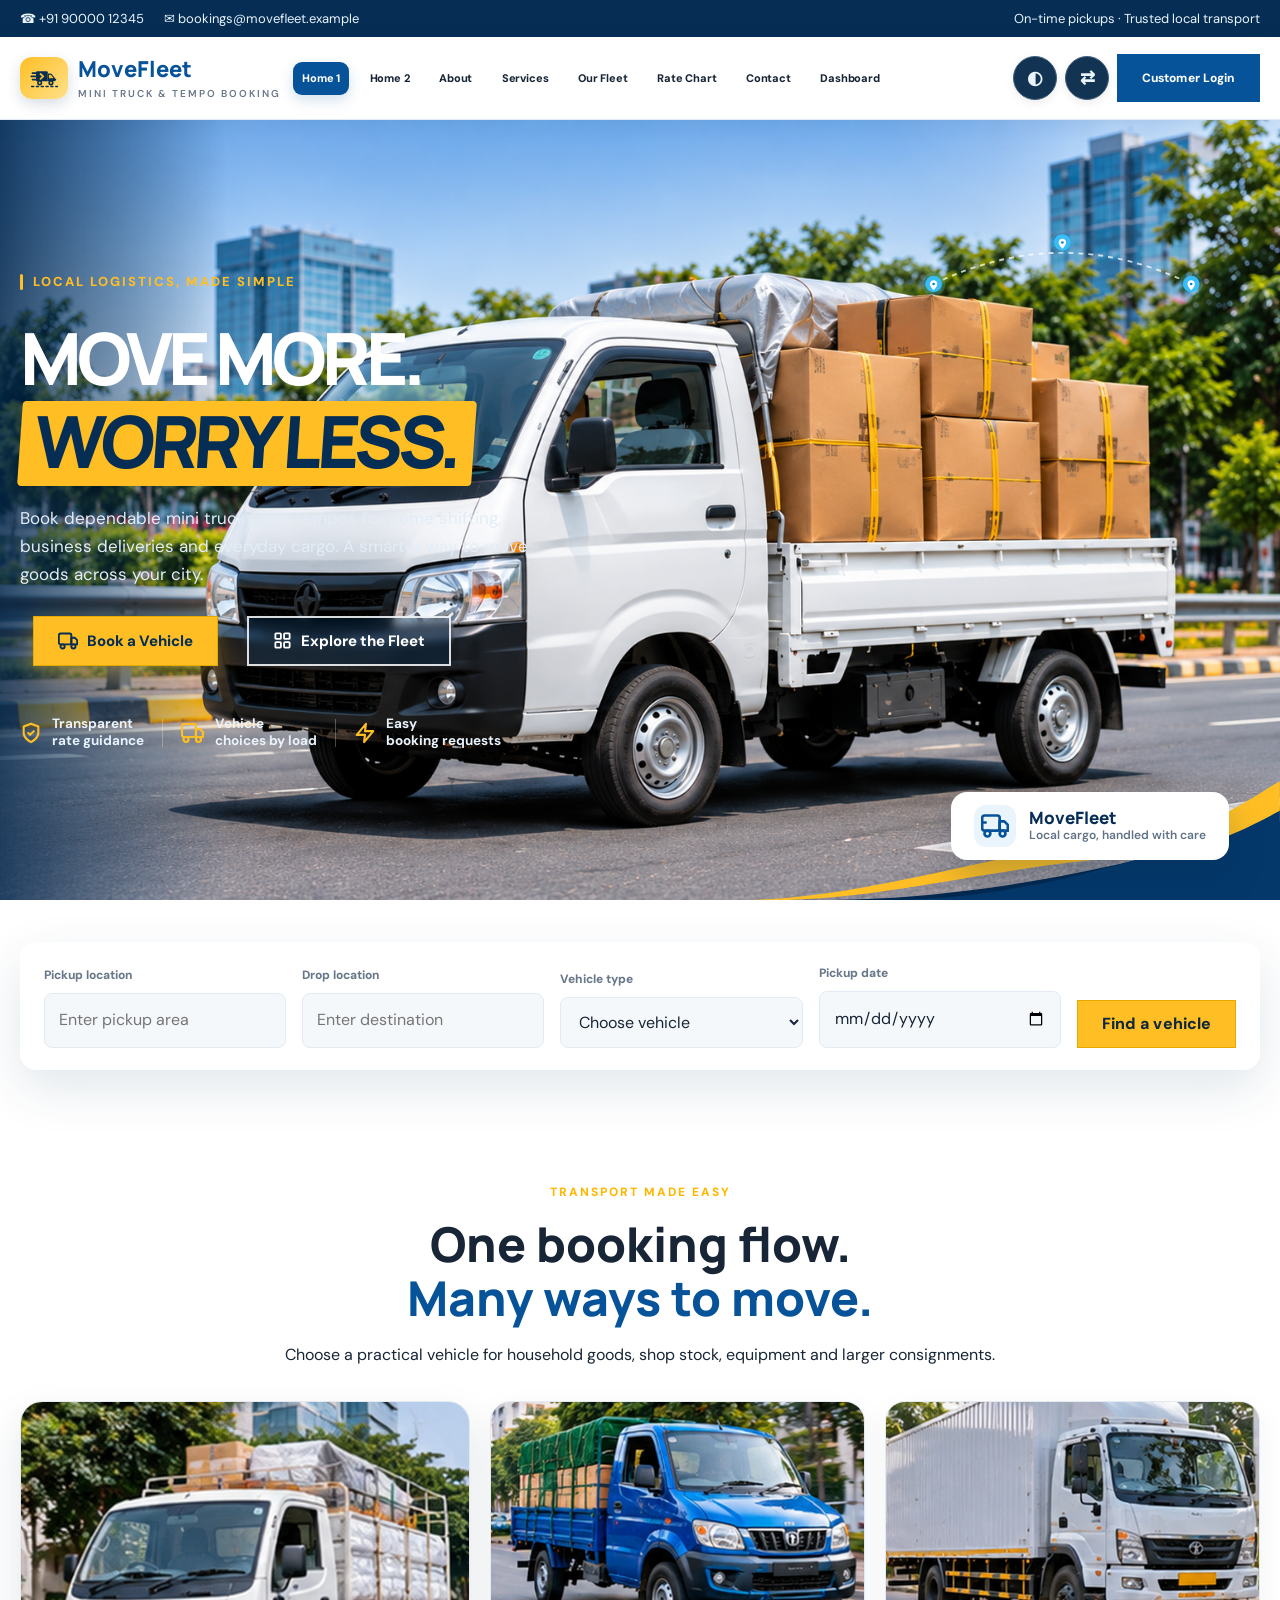
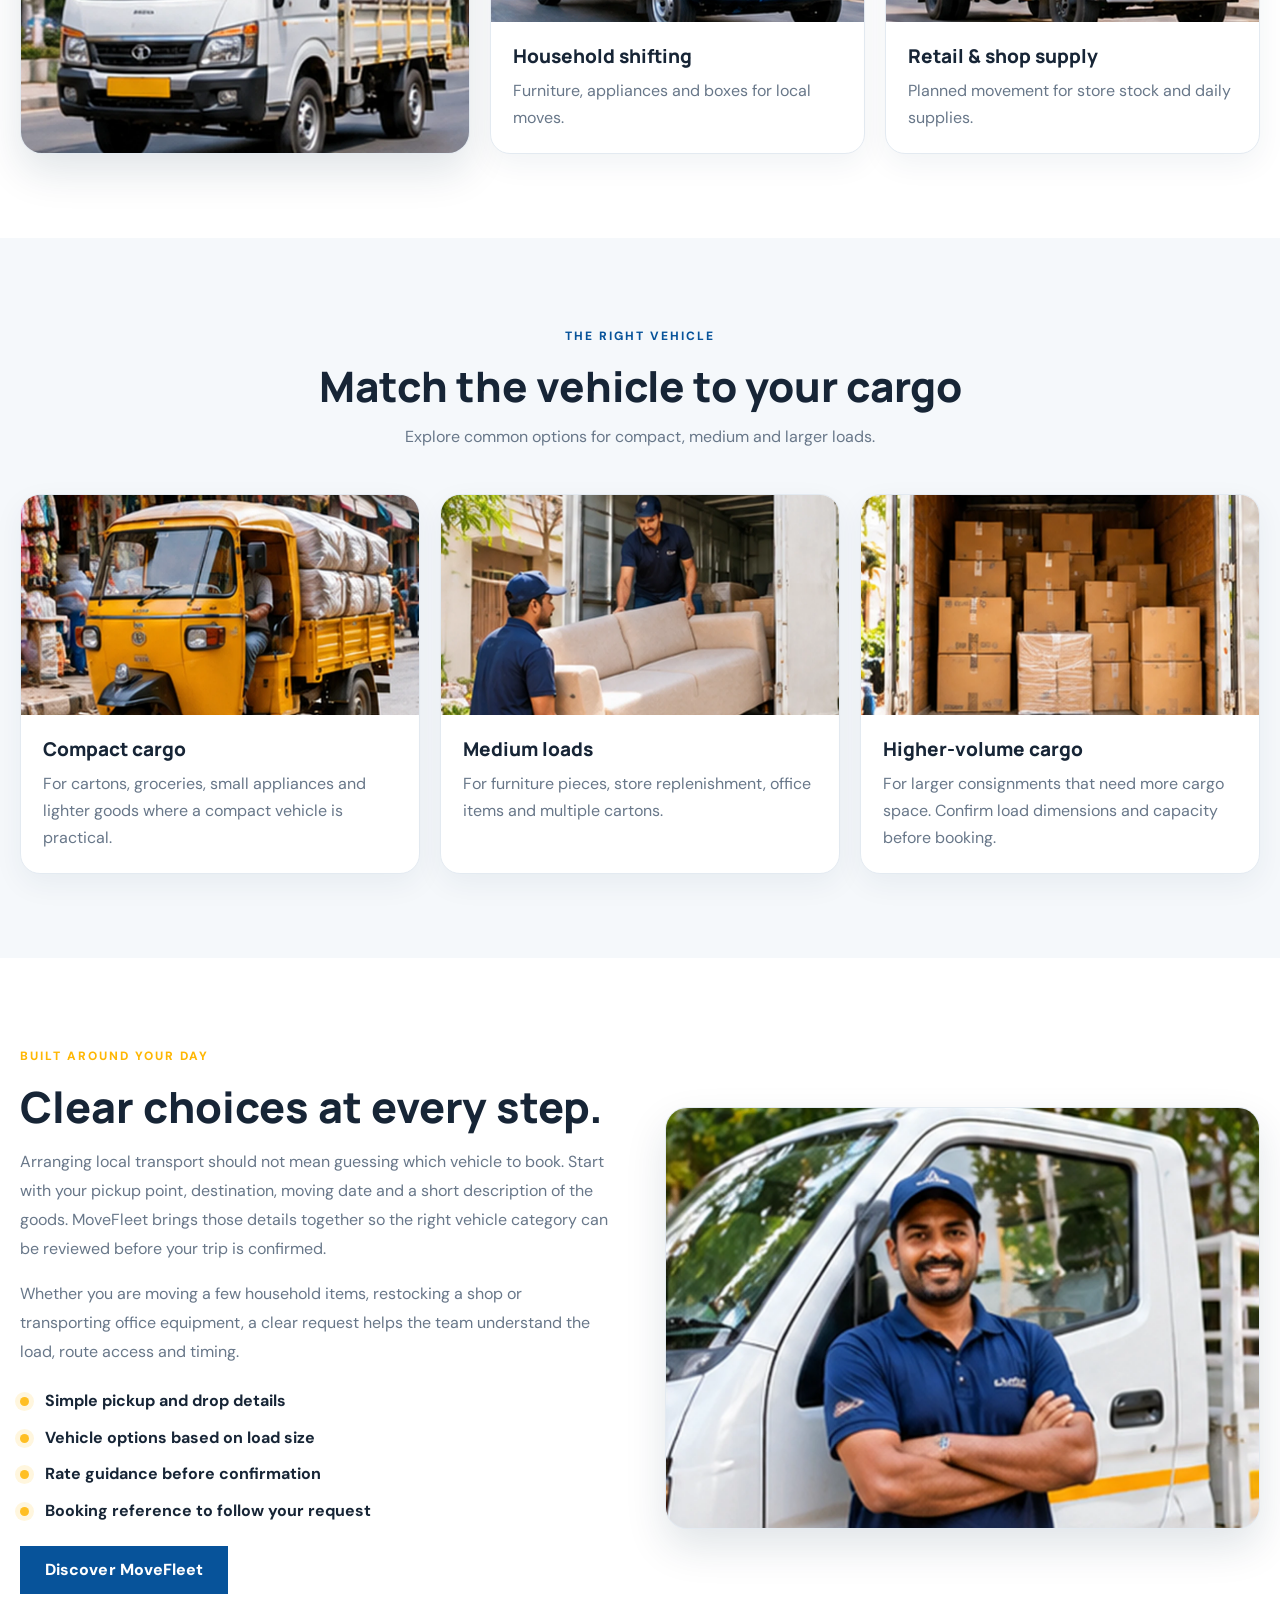
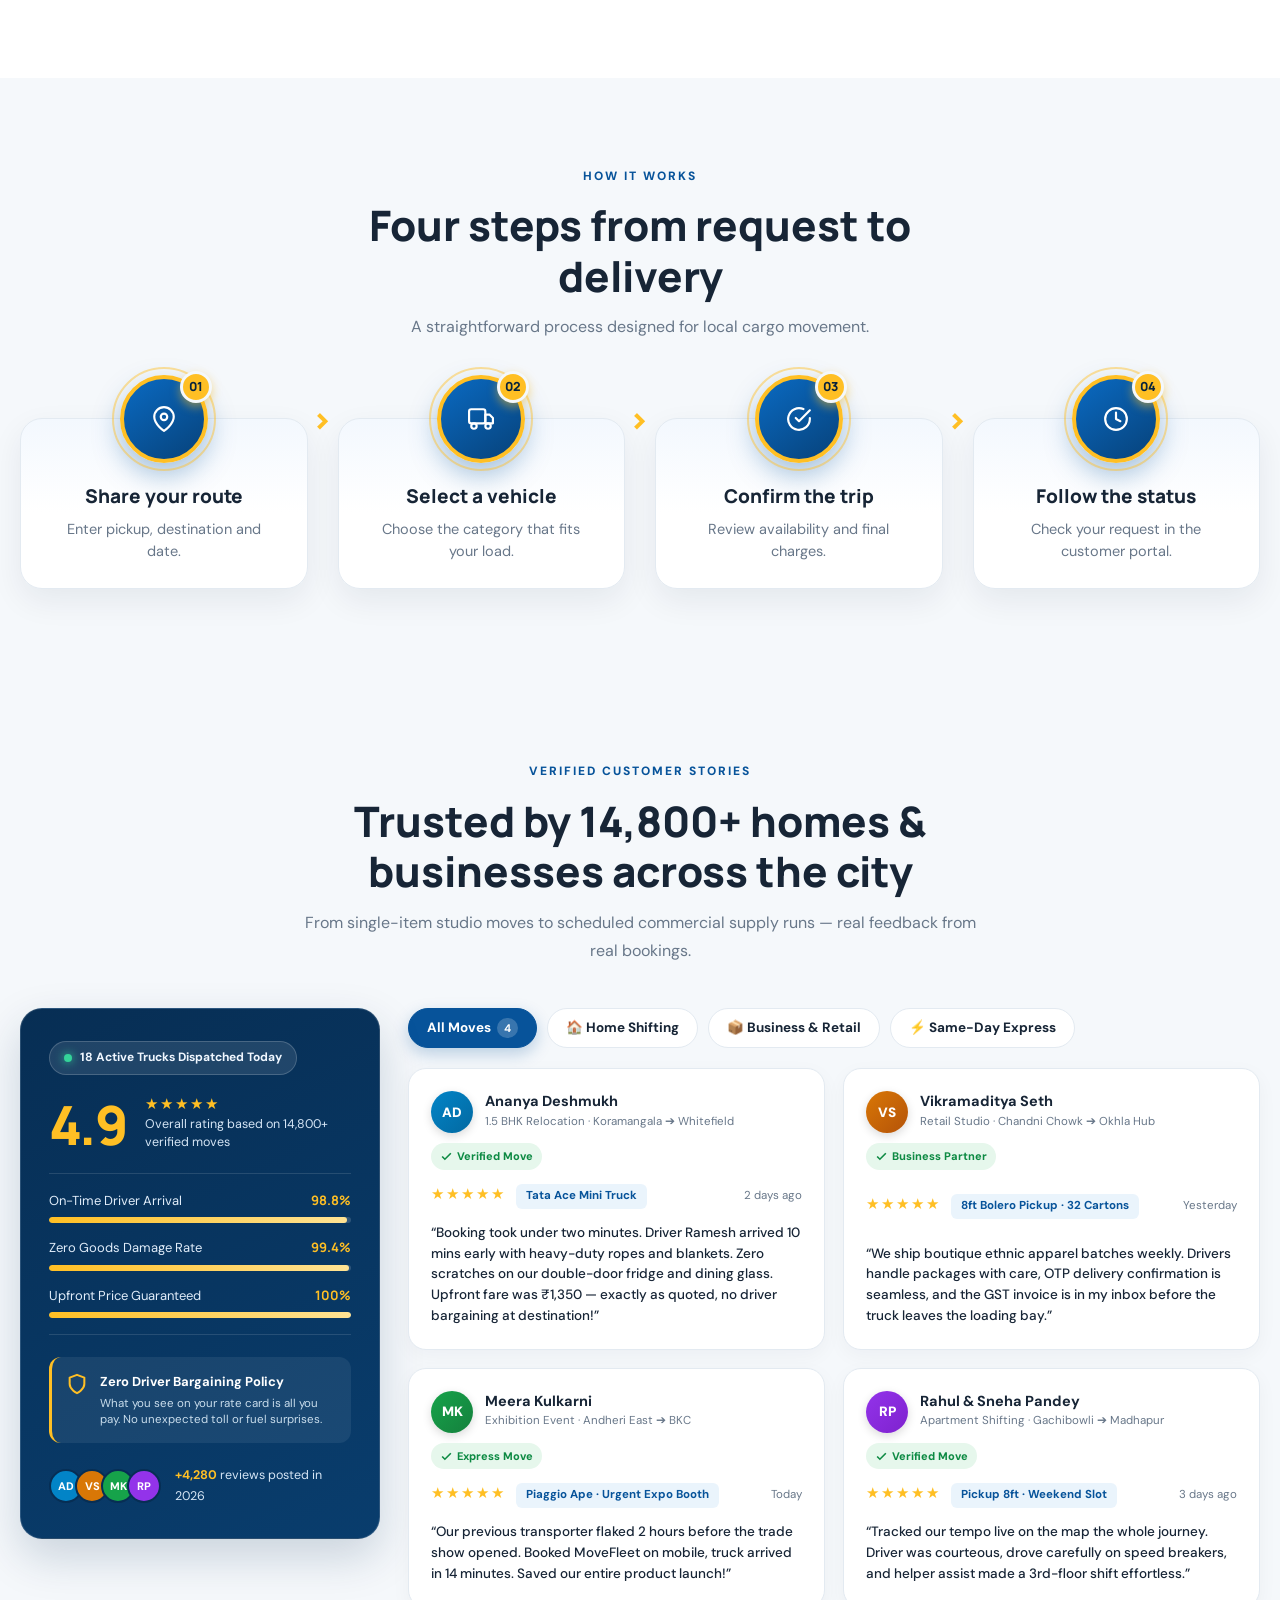
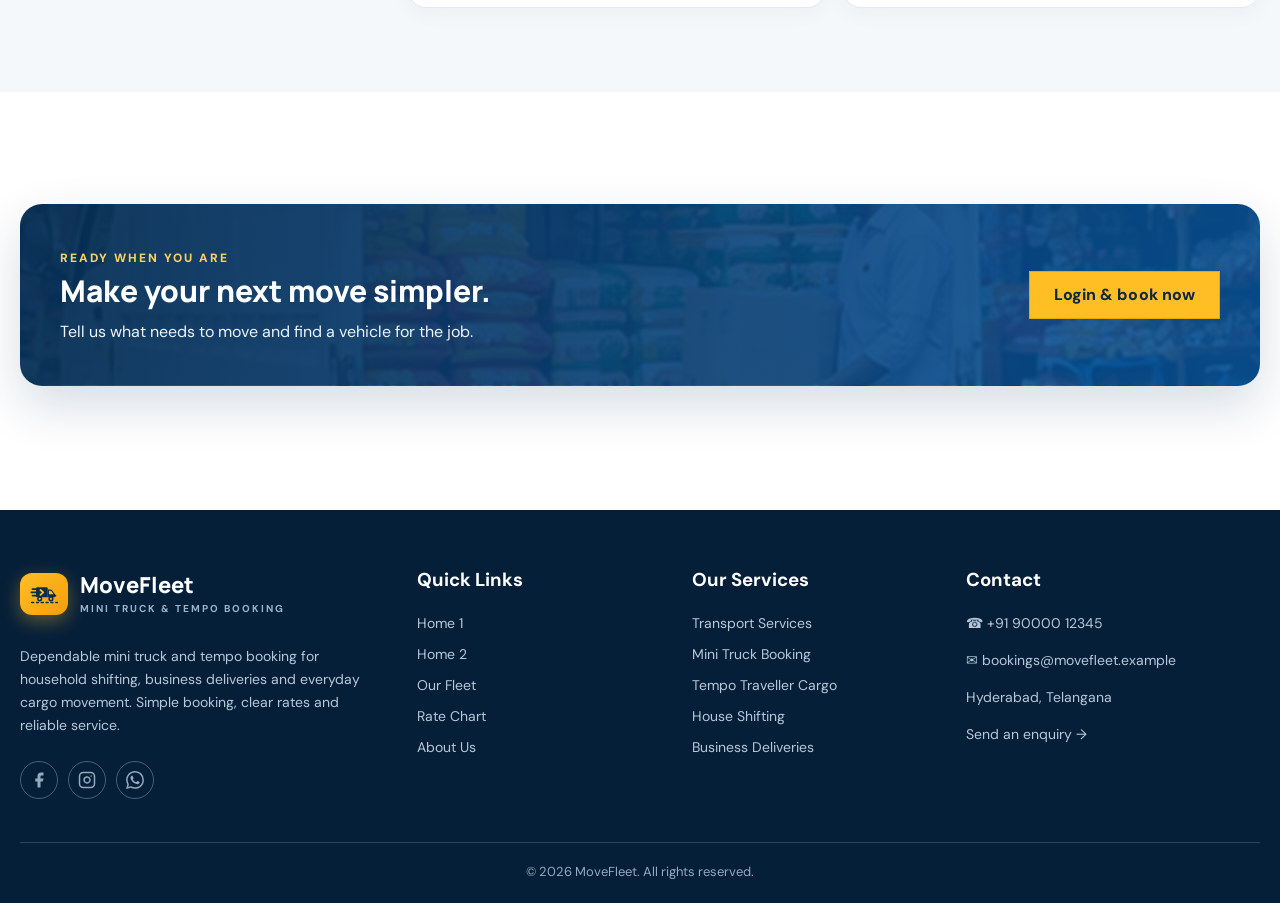
<file: index.html>
﻿<!DOCTYPE html>

<html lang="en"><head><meta charset="utf-8"/><meta content="width=device-width,initial-scale=1" name="viewport"/><meta content="Book mini trucks and tempos for shifting, shop deliveries and local cargo movement." name="description"/><title>Home 1 – Local Truck &amp; Tempo Booking | MoveFleet</title><link rel="icon" type="image/svg+xml" href="assets/img/favicon.svg">
  <link rel="icon" type="image/png" href="assets/img/favicon.png"><link href="assets/css/style.css" rel="stylesheet"/></head><body><div class="topbar"><div class="container"><div><span>☎ +91 90000 12345</span><span>✉ bookings@movefleet.example</span></div><div>On-time pickups · Trusted local transport</div></div></div><header class="navbar"><div class="container navinner"><a class="brand" href="index.html"><span aria-hidden="true" class="brand-mark"><svg xmlns="http://www.w3.org/2000/svg" viewBox="0 0 36 32" fill="none" class="brand-logo-svg" aria-hidden="true"><path d="M3 10h4.5M1.5 14h6.5M3 18h4.5" stroke="#062e55" stroke-width="2" stroke-linecap="round"/><path d="M9.5 7.5h11a1.5 1.5 0 0 1 1.5 1.5v11H8.5a1 1 0 0 1-1-1v-10a1.5 1.5 0 0 1 1.5-1.5z" fill="#062e55"/><path d="M13 11l3.5 3-3.5 3" stroke="#ffbf24" stroke-width="2.2" stroke-linecap="round" stroke-linejoin="round"/><path d="M22 10.5h3.6a2 2 0 0 1 1.6.8l3.6 4.6a1.5 1.5 0 0 1 .6 1.1v2a1 1 0 0 1-1 1H22v-9.5z" fill="#062e55"/><path d="M23.5 12h2a1 1 0 0 1 .8.4l2.4 3.1a.5.5 0 0 1-.4.8H23.5v-4.3z" fill="#ffbf24"/><circle cx="31.5" cy="18" r="1.1" fill="#062e55"/><circle cx="12" cy="22" r="3.2" fill="#062e55"/><circle cx="12" cy="22" r="1.3" fill="#ffbf24"/><circle cx="26" cy="22" r="3.2" fill="#062e55"/><circle cx="26" cy="22" r="1.3" fill="#ffbf24"/><path d="M2 26.5h32" stroke="#062e55" stroke-width="1.8" stroke-linecap="round" stroke-dasharray="2.5 3.5"/></svg></span><span>MoveFleet<small>MINI TRUCK &amp; TEMPO BOOKING</small></span></a><nav class="navlinks"><a class="active" aria-current="page" href="index.html">Home 1</a><a href="home-2.html">Home 2</a><a href="about.html">About</a><a href="services.html">Services</a><a href="fleet.html">Our Fleet</a><a href="rates.html">Rate Chart</a><a href="contact.html">Contact</a><a href="dashboard.html">Dashboard</a></nav><div class="nav-actions"><button class="iconbtn theme-control" data-theme="" aria-label="Switch colour theme" title="Switch colour theme">◐</button><button class="iconbtn rtl-control" data-dir="" aria-label="Switch text direction" title="Switch text direction">⇄</button><a class="btn btn-blue" href="login.html">Customer Login</a></div><button aria-expanded="false" aria-label="Open menu" class="hamb">☰</button></div><div class="mobile-menu"><a class="active" aria-current="page" href="index.html">Home 1</a><a href="home-2.html">Home 2</a><a href="about.html">About</a><a href="services.html">Services</a><a href="fleet.html">Our Fleet</a><a href="rates.html">Rate Chart</a><a href="contact.html">Contact</a><a href="dashboard.html">Customer Dashboard</a><a href="login.html">Customer Login</a><div class="mobile-controls"><button class="iconbtn theme-control" data-theme="" aria-label="Switch colour theme" title="Switch colour theme">◐</button><button class="iconbtn rtl-control" data-dir="" aria-label="Switch text direction" title="Switch text direction">⇄</button></div></div></header><main>
<section class="hero hero-premium">
  <!-- Tempo and its background photo ONLY image -->
  <div class="hero-truck-wrap" aria-hidden="true">
    <img src="assets/img/home-hero.png" alt="MoveFleet cargo delivery truck" class="hero-truck-photo">
  </div>

  <!-- Route pins in sky (CODE SVG) -->
  <div class="hero-route-pins" aria-hidden="true">
    <svg viewBox="0 0 380 130" fill="none" class="route-pins-svg">
      <path d="M 35 65 Q 190 -10 345 65" stroke="rgba(255, 255, 255, 0.75)" stroke-width="2.2" stroke-dasharray="6 6" fill="none"/>
      <!-- Pin 1 -->
      <g transform="translate(35, 65)">
        <circle cx="0" cy="0" r="14" fill="rgba(56, 189, 248, 0.25)"/>
        <circle cx="0" cy="0" r="10" fill="#38bdf8"/>
        <path d="M0 -4.5 C-2.5 -4.5 -4.5 -2.5 -4.5 0 C-4.5 3.2 0 7.5 0 7.5 C0 7.5 4.5 3.2 4.5 0 C4.5 -2.5 2.5 -4.5 0 -4.5 Z" fill="#ffffff"/>
        <circle cx="0" cy="0" r="1.6" fill="#0284c7"/>
      </g>
      <!-- Pin 2 -->
      <g transform="translate(190, 15)">
        <circle cx="0" cy="0" r="14" fill="rgba(56, 189, 248, 0.25)"/>
        <circle cx="0" cy="0" r="10" fill="#38bdf8"/>
        <path d="M0 -4.5 C-2.5 -4.5 -4.5 -2.5 -4.5 0 C-4.5 3.2 0 7.5 0 7.5 C0 7.5 4.5 3.2 4.5 0 C4.5 -2.5 2.5 -4.5 0 -4.5 Z" fill="#ffffff"/>
        <circle cx="0" cy="0" r="1.6" fill="#0284c7"/>
      </g>
      <!-- Pin 3 -->
      <g transform="translate(345, 65)">
        <circle cx="0" cy="0" r="14" fill="rgba(56, 189, 248, 0.25)"/>
        <circle cx="0" cy="0" r="10" fill="#38bdf8"/>
        <path d="M0 -4.5 C-2.5 -4.5 -4.5 -2.5 -4.5 0 C-4.5 3.2 0 7.5 0 7.5 C0 7.5 4.5 3.2 4.5 0 C4.5 -2.5 2.5 -4.5 0 -4.5 Z" fill="#ffffff"/>
        <circle cx="0" cy="0" r="1.6" fill="#0284c7"/>
      </g>
    </svg>
  </div>

  <!-- Dynamic Yellow and Blue Swoop Ribbons (CODE SVG) -->
  <div class="hero-bottom-swoop" aria-hidden="true">
    <svg viewBox="0 0 720 140" fill="none" preserveAspectRatio="none">
      <!-- Dark Blue Wave -->
      <path d="M 160 140 C 300 140, 480 120, 720 55 L 720 140 Z" fill="#02284f"/>
      <path d="M 240 140 C 370 140, 530 110, 720 42 L 720 140 Z" fill="#04386b"/>
      <!-- Golden Yellow Ribbon Curve -->
      <path d="M 60 140 C 220 140, 400 80, 550 72 C 630 68, 685 30, 720 12 L 720 44 C 680 62, 625 90, 540 94 C 390 100, 240 140, 100 140 Z" fill="#ffbf24"/>
    </svg>
  </div>

  <!-- Floating Info Card (CODE HTML/CSS) -->
  <div class="hero-float-card" aria-hidden="true">
    <div class="float-card-icon">
      <svg width="28" height="28" viewBox="0 0 24 24" fill="none" stroke="#07539a" stroke-width="2.3" stroke-linecap="round" stroke-linejoin="round">
        <rect x="1" y="3" width="15" height="13" rx="2"></rect>
        <polygon points="16 8 20 8 23 11 23 16 16 16 16 8"></polygon>
        <circle cx="5.5" cy="18.5" r="2.5"></circle>
        <circle cx="18.5" cy="18.5" r="2.5"></circle>
        <line x1="1" y1="9" x2="4" y2="9"></line>
      </svg>
    </div>
    <div class="float-card-text">
      <strong>MoveFleet</strong>
      <small>Local cargo, handled with care</small>
    </div>
  </div>

  <div class="container hero-container">
    <div class="hero-content reveal">
      <div class="hero-kicker"><span class="kicker-bar"></span>LOCAL LOGISTICS, MADE SIMPLE</div>
      <h1 class="hero-title">MOVE MORE.<br><span class="hero-badge">WORRY LESS.</span></h1>
      <p class="hero-desc">Book dependable mini trucks and tempos for home shifting, business deliveries and everyday cargo. A smarter way to move goods across your city.</p>
      
      <div class="hero-cta">
        <a class="hero-btn hero-btn-primary" href="#quick-book">
          <svg width="20" height="20" viewBox="0 0 24 24" fill="none" stroke="currentColor" stroke-width="2.3" stroke-linecap="round" stroke-linejoin="round" aria-hidden="true">
            <rect x="1" y="3" width="15" height="13" rx="2"></rect>
            <polygon points="16 8 20 8 23 11 23 16 16 16 16 8"></polygon>
            <circle cx="5.5" cy="18.5" r="2.5"></circle>
            <circle cx="18.5" cy="18.5" r="2.5"></circle>
          </svg>
          <span>Book a Vehicle</span>
        </a>
        <a class="hero-btn hero-btn-outline" href="fleet.html">
          <svg width="19" height="19" viewBox="0 0 24 24" fill="none" stroke="currentColor" stroke-width="2.3" stroke-linecap="round" stroke-linejoin="round" aria-hidden="true">
            <rect x="3" y="3" width="7" height="7" rx="1"></rect>
            <rect x="14" y="3" width="7" height="7" rx="1"></rect>
            <rect x="14" y="14" width="7" height="7" rx="1"></rect>
            <rect x="3" y="14" width="7" height="7" rx="1"></rect>
          </svg>
          <span>Explore the Fleet</span>
        </a>
      </div>

      <div class="hero-proof-strip">
        <div class="proof-item">
          <svg width="22" height="22" viewBox="0 0 24 24" fill="none" stroke="#ffbf24" stroke-width="2.3" stroke-linecap="round" stroke-linejoin="round" aria-hidden="true">
            <path d="M12 22s8-4 8-10V5l-8-3-8 3v7c0 6 8 10 8 10z"></path>
            <path d="M9 12l2 2 4-4"></path>
          </svg>
          <span>Transparent<br>rate guidance</span>
        </div>
        <div class="proof-divider" aria-hidden="true"></div>
        <div class="proof-item">
          <svg width="24" height="24" viewBox="0 0 24 24" fill="none" stroke="#ffbf24" stroke-width="2.2" stroke-linecap="round" stroke-linejoin="round" aria-hidden="true">
            <rect x="1" y="3" width="14" height="13" rx="2"></rect>
            <polygon points="15 8 19 8 22 11 22 16 15 16 15 8"></polygon>
            <circle cx="5" cy="18.5" r="2.5"></circle>
            <circle cx="17.5" cy="18.5" r="2.5"></circle>
          </svg>
          <span>Vehicle<br>choices by load</span>
        </div>
        <div class="proof-divider" aria-hidden="true"></div>
        <div class="proof-item">
          <svg width="22" height="22" viewBox="0 0 24 24" fill="none" stroke="#ffbf24" stroke-width="2.3" stroke-linecap="round" stroke-linejoin="round" aria-hidden="true">
            <polygon points="13 2 3 14 12 14 11 22 21 10 12 10 13 2"></polygon>
          </svg>
          <span>Easy<br>booking requests</span>
        </div>
      </div>
    </div>
  </div>
</section>
<section class="booking-strip" id="quick-book"><div class="container"><form class="booking-box" data-booking-form=""><div class="field"><label>Pickup location</label><input name="from" placeholder="Enter pickup area" required=""/></div><div class="field"><label>Drop location</label><input name="to" placeholder="Enter destination" required=""/></div><div class="field"><label>Vehicle type</label><select name="vehicle" required=""><option value="">Choose vehicle</option><option>3-Wheeler Cargo</option><option>Mini Truck</option><option>Pickup 1 Ton</option><option>Tempo 14 ft</option></select></div><div class="field"><label>Pickup date</label><input name="date" required="" type="date"/></div><button class="btn btn-primary">Find a vehicle</button><div class="notice" data-form-message="" style="grid-column:1/-1"></div></form></div></section>
<section class="section"><div class="container"><div class="editorial-head reveal"><span class="eyebrow">TRANSPORT MADE EASY</span><h2>One booking flow.<br/><span>Many ways to move.</span></h2><p>Choose a practical vehicle for household goods, shop stock, equipment and larger consignments.</p></div><div class="image-feature-grid"><div class="feature-visual reveal"><img alt="Urban delivery vehicle transport photo" loading="lazy" src="assets/img/transport-photo-01.webp"/></div><article class="visual-card reveal"><img alt="Household shifting" loading="lazy" src="assets/img/transport-photo-02.webp"/><div><h3>Household shifting</h3><p>Furniture, appliances and boxes for local moves.</p></div></article><article class="visual-card reveal"><img alt="Retail &amp; shop supply" loading="lazy" src="assets/img/transport-photo-03.webp"/><div><h3>Retail &amp; shop supply</h3><p>Planned movement for store stock and daily supplies.</p></div></article></div></div></section>
<section class="section soft"><div class="container"><div class="section-head reveal"><span class="eyebrow">THE RIGHT VEHICLE</span><h2>Match the vehicle to your cargo</h2><p>Explore common options for compact, medium and larger loads.</p></div><div class="visual-grid three"><article class="visual-card reveal"><img alt="Compact cargo delivery vehicle" loading="lazy" src="assets/img/transport-photo-04.webp"/><div><h3>Compact cargo</h3><p>For cartons, groceries, small appliances and lighter goods where a compact vehicle is practical.</p></div></article><article class="visual-card reveal"><img alt="Mini truck prepared for medium-sized goods" loading="lazy" src="assets/img/transport-photo-05.webp"/><div><h3>Medium loads</h3><p>For furniture pieces, store replenishment, office items and multiple cartons.</p></div></article><article class="visual-card reveal"><img alt="Pickup truck carrying commercial supplies" loading="lazy" src="assets/img/transport-photo-06.webp"/><div><h3>Higher-volume cargo</h3><p>For larger consignments that need more cargo space. Confirm load dimensions and capacity before booking.</p></div></article></div></div></section>
<section class="section"><div class="container split-story"><div class="story-copy reveal"><span class="eyebrow">BUILT AROUND YOUR DAY</span><h2>Clear choices at every step.</h2><p>Arranging local transport should not mean guessing which vehicle to book. Start with your pickup point, destination, moving date and a short description of the goods. MoveFleet brings those details together so the right vehicle category can be reviewed before your trip is confirmed.</p><p>Whether you are moving a few household items, restocking a shop or transporting office equipment, a clear request helps the team understand the load, route access and timing.</p><ul class="clean-list"><li>Simple pickup and drop details</li><li>Vehicle options based on load size</li><li>Rate guidance before confirmation</li><li>Booking reference to follow your request</li></ul><a class="btn btn-blue" href="about.html">Discover MoveFleet</a></div><div class="feature-visual reveal"><img alt="Mini truck carrying a secured cargo load on a city road" loading="lazy" src="assets/img/transport-photo-07.webp"/></div></div></section>
<section class="section soft"><div class="container"><div class="section-head reveal"><span class="eyebrow">HOW IT WORKS</span><h2>Four steps from request to delivery</h2><p>A straightforward process designed for local cargo movement.</p></div><div class="hiw-timeline"><div class="hiw-step reveal"><div class="hiw-icon"><svg width="26" height="26" viewBox="0 0 24 24" fill="none" stroke="currentColor" stroke-width="2" stroke-linecap="round" stroke-linejoin="round" aria-hidden="true"><path d="M21 10c0 7-9 13-9 13s-9-6-9-13a9 9 0 0 1 18 0z"/><circle cx="12" cy="10" r="3"/></svg><span class="hiw-num">01</span></div><h3>Share your route</h3><p>Enter pickup, destination and date.</p></div><div class="hiw-step reveal"><div class="hiw-icon"><svg width="26" height="26" viewBox="0 0 24 24" fill="none" stroke="currentColor" stroke-width="2" stroke-linecap="round" stroke-linejoin="round" aria-hidden="true"><rect x="1" y="3" width="15" height="13" rx="2"/><path d="M16 8h4l3 3v5h-7z"/><circle cx="5.5" cy="18.5" r="2.5"/><circle cx="18.5" cy="18.5" r="2.5"/></svg><span class="hiw-num">02</span></div><h3>Select a vehicle</h3><p>Choose the category that fits your load.</p></div><div class="hiw-step reveal"><div class="hiw-icon"><svg width="26" height="26" viewBox="0 0 24 24" fill="none" stroke="currentColor" stroke-width="2" stroke-linecap="round" stroke-linejoin="round" aria-hidden="true"><path d="M22 11.08V12a10 10 0 1 1-5.93-9.14"/><polyline points="22 4 12 14 9 11"/></svg><span class="hiw-num">03</span></div><h3>Confirm the trip</h3><p>Review availability and final charges.</p></div><div class="hiw-step reveal"><div class="hiw-icon"><svg width="26" height="26" viewBox="0 0 24 24" fill="none" stroke="currentColor" stroke-width="2" stroke-linecap="round" stroke-linejoin="round" aria-hidden="true"><circle cx="12" cy="12" r="10"/><polyline points="12 6 12 12 16 14"/></svg><span class="hiw-num">04</span></div><h3>Follow the status</h3><p>Check your request in the customer portal.</p></div></div></div></section>
<section class="section home1-reviews" id="customer-stories">
  <div class="container">
    <div class="section-head reveal">
      <span class="eyebrow">VERIFIED CUSTOMER STORIES</span>
      <h2>Trusted by 14,800+ homes &amp; businesses across the city</h2>
      <p>From single-item studio moves to scheduled commercial supply runs — real feedback from real bookings.</p>
    </div>

    <div class="h1-review-bento">
      <!-- Left Column: Live Scorecard & Trust Anchor -->
      <div class="h1-trust-card reveal">
        <div class="trust-badge-pill">
          <span class="live-dot" aria-hidden="true"></span>
          <span>18 Active Trucks Dispatched Today</span>
        </div>

        <div class="trust-score-hero">
          <div class="score-number">4.9</div>
          <div class="score-meta">
            <div class="stars-gold" aria-label="5 out of 5 stars">★★★★★</div>
            <p>Overall rating based on 14,800+ verified moves</p>
          </div>
        </div>

        <div class="trust-metrics-list">
          <div class="metric-row">
            <div class="metric-info"><span>On-Time Driver Arrival</span><b>98.8%</b></div>
            <div class="metric-bar"><div class="bar-fill" style="width: 98.8%"></div></div>
          </div>
          <div class="metric-row">
            <div class="metric-info"><span>Zero Goods Damage Rate</span><b>99.4%</b></div>
            <div class="metric-bar"><div class="bar-fill" style="width: 99.4%"></div></div>
          </div>
          <div class="metric-row">
            <div class="metric-info"><span>Upfront Price Guaranteed</span><b>100%</b></div>
            <div class="metric-bar"><div class="bar-fill" style="width: 100%"></div></div>
          </div>
        </div>

        <div class="trust-guarantee-box">
          <svg width="22" height="22" viewBox="0 0 24 24" fill="none" stroke="#ffbf24" stroke-width="2.2" stroke-linecap="round" stroke-linejoin="round" aria-hidden="true"><path d="M12 22s8-4 8-10V5l-8-3-8 3v7c0 6 8 10 8 10z"></path></svg>
          <div>
            <strong>Zero Driver Bargaining Policy</strong>
            <p>What you see on your rate card is all you pay. No unexpected toll or fuel surprises.</p>
          </div>
        </div>

        <div class="trust-avatars-row">
          <div class="avatar-stack" aria-hidden="true">
            <span class="av av-1">AD</span>
            <span class="av av-2">VS</span>
            <span class="av av-3">MK</span>
            <span class="av av-4">RP</span>
          </div>
          <span><strong>+4,280</strong> reviews posted in 2026</span>
        </div>
      </div>

      <!-- Right Column: Interactive Story Feed with Category Switcher -->
      <div class="h1-feed-col">
        <div class="h1-feed-filters" role="tablist" aria-label="Filter customer reviews">
          <button class="filter-chip active" data-filter="all">All Moves <span class="chip-count">4</span></button>
          <button class="filter-chip" data-filter="house">🏠 Home Shifting</button>
          <button class="filter-chip" data-filter="business">📦 Business &amp; Retail</button>
          <button class="filter-chip" data-filter="express">⚡ Same-Day Express</button>
        </div>

        <div class="h1-stories-grid">
          <!-- Story 1 (Home) -->
          <article class="h1-story-card reveal" data-category="house">
            <div class="story-card-top">
              <div class="user-meta">
                <div class="user-avatar av-blue">AD</div>
                <div>
                  <strong>Ananya Deshmukh</strong>
                  <span class="user-sub">1.5 BHK Relocation · Koramangala ➔ Whitefield</span>
                </div>
              </div>
              <div class="story-badge-verified"><svg width="13" height="13" viewBox="0 0 24 24" fill="none" stroke="currentColor" stroke-width="3" aria-hidden="true"><polyline points="20 6 9 17 4 12"></polyline></svg> Verified Move</div>
            </div>
            <div class="story-rating-row">
              <span class="stars-gold">★★★★★</span>
              <span class="route-chip">Tata Ace Mini Truck</span>
              <span class="time-ago">2 days ago</span>
            </div>
            <p class="story-quote">“Booking took under two minutes. Driver Ramesh arrived 10 mins early with heavy-duty ropes and blankets. Zero scratches on our double-door fridge and dining glass. Upfront fare was ₹1,350 — exactly as quoted, no driver bargaining at destination!”</p>
          </article>

          <!-- Story 2 (Business) -->
          <article class="h1-story-card reveal" data-category="business">
            <div class="story-card-top">
              <div class="user-meta">
                <div class="user-avatar av-gold">VS</div>
                <div>
                  <strong>Vikramaditya Seth</strong>
                  <span class="user-sub">Retail Studio · Chandni Chowk ➔ Okhla Hub</span>
                </div>
              </div>
              <div class="story-badge-verified"><svg width="13" height="13" viewBox="0 0 24 24" fill="none" stroke="currentColor" stroke-width="3" aria-hidden="true"><polyline points="20 6 9 17 4 12"></polyline></svg> Business Partner</div>
            </div>
            <div class="story-rating-row">
              <span class="stars-gold">★★★★★</span>
              <span class="route-chip">8ft Bolero Pickup · 32 Cartons</span>
              <span class="time-ago">Yesterday</span>
            </div>
            <p class="story-quote">“We ship boutique ethnic apparel batches weekly. Drivers handle packages with care, OTP delivery confirmation is seamless, and the GST invoice is in my inbox before the truck leaves the loading bay.”</p>
          </article>

          <!-- Story 3 (Express) -->
          <article class="h1-story-card reveal" data-category="express">
            <div class="story-card-top">
              <div class="user-meta">
                <div class="user-avatar av-green">MK</div>
                <div>
                  <strong>Meera Kulkarni</strong>
                  <span class="user-sub">Exhibition Event · Andheri East ➔ BKC</span>
                </div>
              </div>
              <div class="story-badge-verified"><svg width="13" height="13" viewBox="0 0 24 24" fill="none" stroke="currentColor" stroke-width="3" aria-hidden="true"><polyline points="20 6 9 17 4 12"></polyline></svg> Express Move</div>
            </div>
            <div class="story-rating-row">
              <span class="stars-gold">★★★★★</span>
              <span class="route-chip">Piaggio Ape · Urgent Expo Booth</span>
              <span class="time-ago">Today</span>
            </div>
            <p class="story-quote">“Our previous transporter flaked 2 hours before the trade show opened. Booked MoveFleet on mobile, truck arrived in 14 minutes. Saved our entire product launch!”</p>
          </article>

          <!-- Story 4 (Home) -->
          <article class="h1-story-card reveal" data-category="house">
            <div class="story-card-top">
              <div class="user-meta">
                <div class="user-avatar av-purple">RP</div>
                <div>
                  <strong>Rahul &amp; Sneha Pandey</strong>
                  <span class="user-sub">Apartment Shifting · Gachibowli ➔ Madhapur</span>
                </div>
              </div>
              <div class="story-badge-verified"><svg width="13" height="13" viewBox="0 0 24 24" fill="none" stroke="currentColor" stroke-width="3" aria-hidden="true"><polyline points="20 6 9 17 4 12"></polyline></svg> Verified Move</div>
            </div>
            <div class="story-rating-row">
              <span class="stars-gold">★★★★★</span>
              <span class="route-chip">Pickup 8ft · Weekend Slot</span>
              <span class="time-ago">3 days ago</span>
            </div>
            <p class="story-quote">“Tracked our tempo live on the map the whole journey. Driver was courteous, drove carefully on speed breakers, and helper assist made a 3rd-floor shift effortless.”</p>
          </article>
        </div>
      </div>
    </div>
  </div>
</section>
<section class="section"><div class="container"><div class="cta-band reveal" style="background-image:linear-gradient(105deg,rgba(6,46,85,.94),rgba(7,83,154,.88)),url(assets/img/transport-photo-49.webp);background-size:cover;background-position:center"><div><span class="eyebrow">READY WHEN YOU ARE</span><h2>Make your next move simpler.</h2><p>Tell us what needs to move and find a vehicle for the job.</p></div><a class="btn btn-primary" href="login.html">Login &amp; book now</a></div></div></section></main><footer class="footer"><div class="container"><div class="footer-grid"><div><a class="brand footer-brand" href="index.html"><span aria-hidden="true" class="brand-mark"><svg xmlns="http://www.w3.org/2000/svg" viewBox="0 0 36 32" fill="none" class="brand-logo-svg" aria-hidden="true"><path d="M3 10h4.5M1.5 14h6.5M3 18h4.5" stroke="#062e55" stroke-width="2" stroke-linecap="round"/><path d="M9.5 7.5h11a1.5 1.5 0 0 1 1.5 1.5v11H8.5a1 1 0 0 1-1-1v-10a1.5 1.5 0 0 1 1.5-1.5z" fill="#062e55"/><path d="M13 11l3.5 3-3.5 3" stroke="#ffbf24" stroke-width="2.2" stroke-linecap="round" stroke-linejoin="round"/><path d="M22 10.5h3.6a2 2 0 0 1 1.6.8l3.6 4.6a1.5 1.5 0 0 1 .6 1.1v2a1 1 0 0 1-1 1H22v-9.5z" fill="#062e55"/><path d="M23.5 12h2a1 1 0 0 1 .8.4l2.4 3.1a.5.5 0 0 1-.4.8H23.5v-4.3z" fill="#ffbf24"/><circle cx="31.5" cy="18" r="1.1" fill="#062e55"/><circle cx="12" cy="22" r="3.2" fill="#062e55"/><circle cx="12" cy="22" r="1.3" fill="#ffbf24"/><circle cx="26" cy="22" r="3.2" fill="#062e55"/><circle cx="26" cy="22" r="1.3" fill="#ffbf24"/><path d="M2 26.5h32" stroke="#062e55" stroke-width="1.8" stroke-linecap="round" stroke-dasharray="2.5 3.5"/></svg></span><span>MoveFleet<small>MINI TRUCK &amp; TEMPO BOOKING</small></span></a><p>Dependable mini truck and tempo booking for household shifting, business deliveries and everyday cargo movement. Simple booking, clear rates and reliable service.</p><div class="socials"><a aria-label="Facebook" href="#" target="_blank" rel="noopener"><svg xmlns="http://www.w3.org/2000/svg" width="18" height="18" viewBox="0 0 24 24" fill="currentColor" aria-hidden="true"><path d="M18 2h-3a5 5 0 0 0-5 5v3H7v4h3v8h4v-8h3l1-4h-4V7a1 1 0 0 1 1-1h3z"/></svg></a><a aria-label="Instagram" href="#" target="_blank" rel="noopener"><svg xmlns="http://www.w3.org/2000/svg" width="18" height="18" viewBox="0 0 24 24" fill="none" stroke="currentColor" stroke-width="2" stroke-linecap="round" stroke-linejoin="round" aria-hidden="true"><rect x="2" y="2" width="20" height="20" rx="5" ry="5"/><path d="M16 11.37A4 4 0 1 1 12.63 8 4 4 0 0 1 16 11.37z"/><line x1="17.5" y1="6.5" x2="17.51" y2="6.5"/></svg></a><a aria-label="WhatsApp" href="https://wa.me/919000012345" target="_blank" rel="noopener"><svg xmlns="http://www.w3.org/2000/svg" width="18" height="18" viewBox="0 0 24 24" fill="currentColor" aria-hidden="true"><path d="M17.472 14.382c-.297-.149-1.758-.867-2.03-.967-.273-.099-.471-.148-.67.15-.197.297-.767.966-.94 1.164-.173.199-.347.223-.644.075-.297-.15-1.255-.463-2.39-1.475-.883-.788-1.48-1.761-1.653-2.059-.173-.297-.018-.458.13-.606.134-.133.298-.347.446-.52.149-.174.198-.298.298-.497.099-.198.05-.371-.025-.52-.075-.149-.669-1.612-.916-2.207-.242-.579-.487-.5-.669-.51-.173-.008-.371-.01-.57-.01-.198 0-.52.074-.792.372-.272.297-1.04 1.016-1.04 2.479 0 1.462 1.065 2.875 1.213 3.074.149.198 2.096 3.2 5.077 4.487.709.306 1.262.489 1.694.625.712.227 1.36.195 1.871.118.571-.085 1.758-.719 2.006-1.413.248-.694.248-1.289.173-1.413-.074-.124-.272-.198-.57-.347m-5.421 7.403h-.004a9.87 9.87 0 0 1-5.031-1.378l-.361-.214-3.741.982.998-3.648-.235-.374a9.86 9.86 0 0 1-1.51-5.26c.001-5.45 4.436-9.884 9.888-9.884 2.64 0 5.122 1.03 6.988 2.898a9.825 9.825 0 0 1 2.893 6.994c-.003 5.45-4.437 9.884-9.885 9.884m8.413-18.297A11.815 11.815 0 0 0 12.05 0C5.495 0 .16 5.335.157 11.892c0 2.096.547 4.142 1.588 5.945L.057 24l6.305-1.654a11.882 11.882 0 0 0 5.683 1.448h.005c6.554 0 11.89-5.335 11.893-11.893a11.821 11.821 0 0 0-3.48-8.413z"/></svg></a></div></div><div><h3>Quick Links</h3><a class="active" aria-current="page" href="index.html">Home 1</a><a href="home-2.html">Home 2</a><a href="fleet.html">Our Fleet</a><a href="rates.html">Rate Chart</a><a href="about.html">About Us</a></div><div><h3>Our Services</h3><a href="services.html">Transport Services</a><a href="fleet.html">Mini Truck Booking</a><a href="fleet.html">Tempo Traveller Cargo</a><a href="fleet.html">House Shifting</a><a href="fleet.html">Business Deliveries</a></div><div><h3>Contact</h3><p>☎ +91 90000 12345</p><p>✉ bookings@movefleet.example</p><p>Hyderabad, Telangana</p><a href="contact.html">Send an enquiry →</a></div></div><div class="copyright">© 2026 MoveFleet. All rights reserved.</div></div></footer><script src="assets/js/app.js"></script></body></html>
</file>
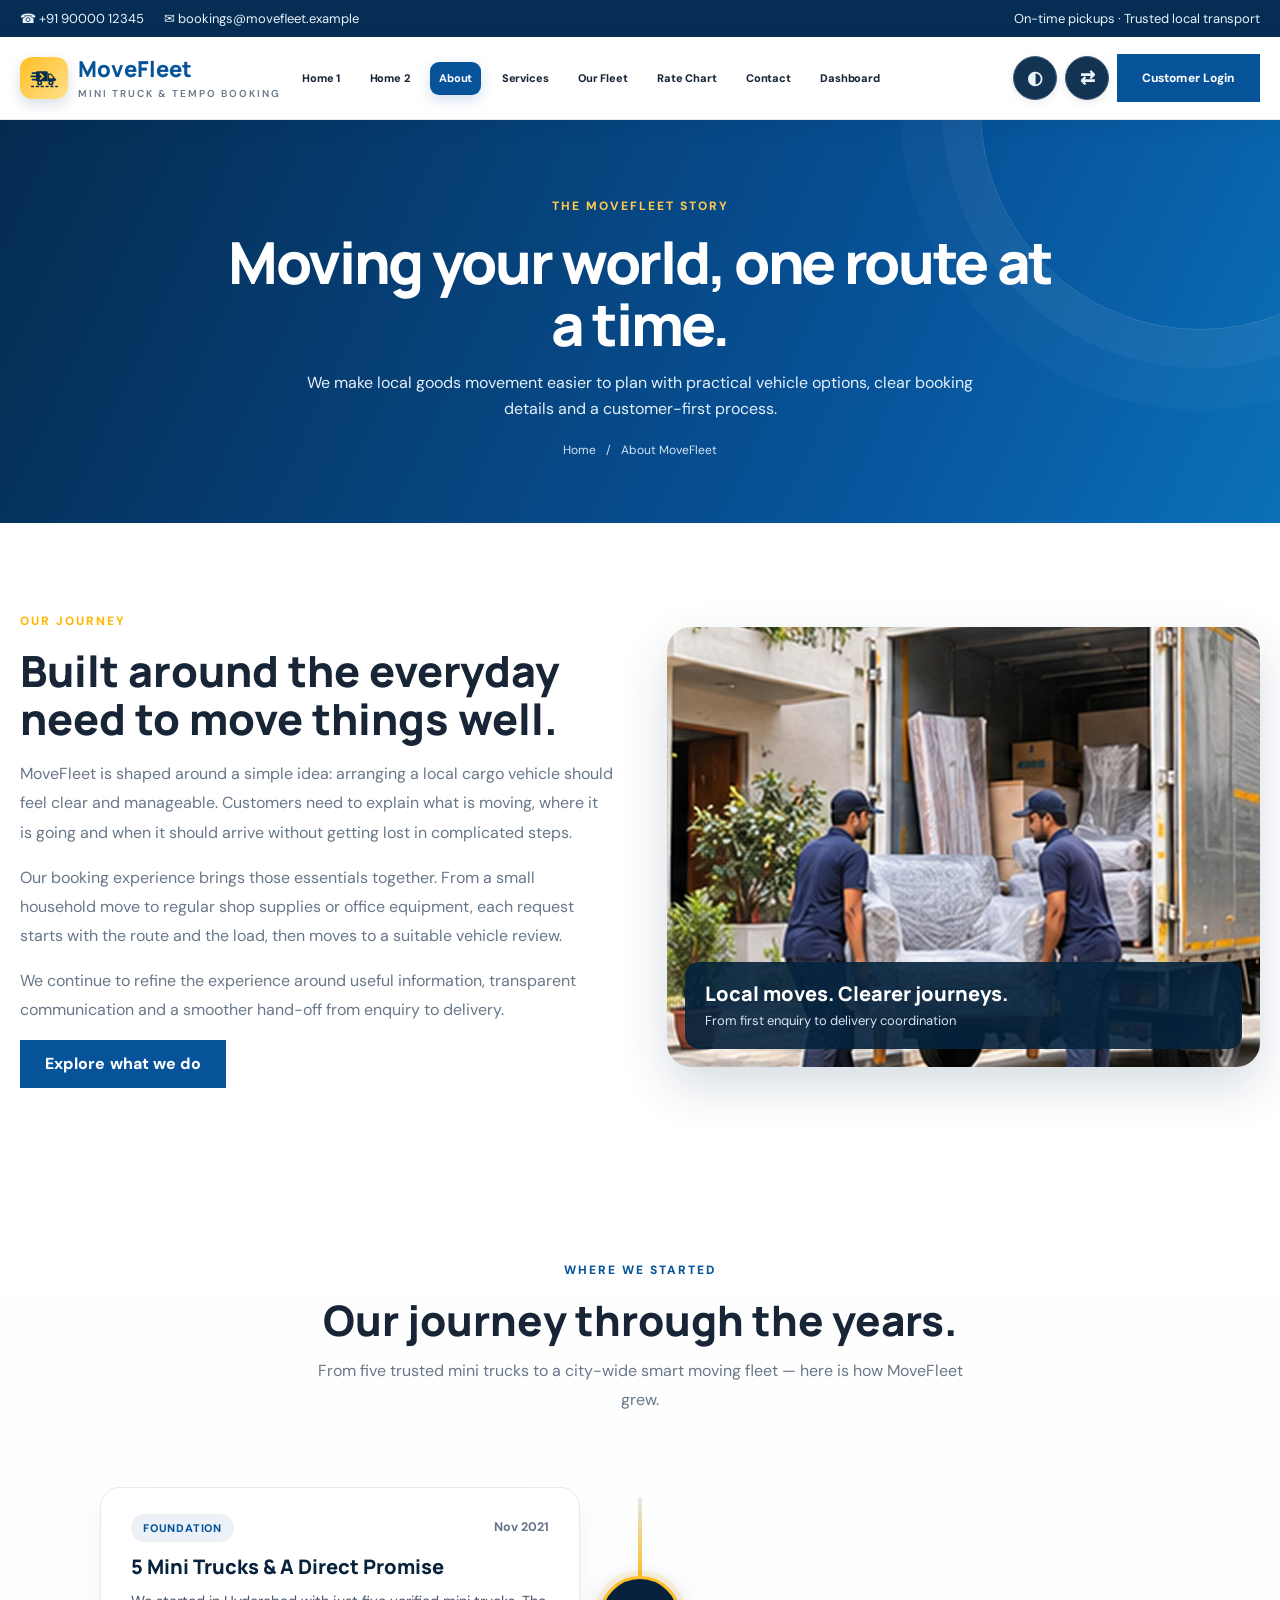
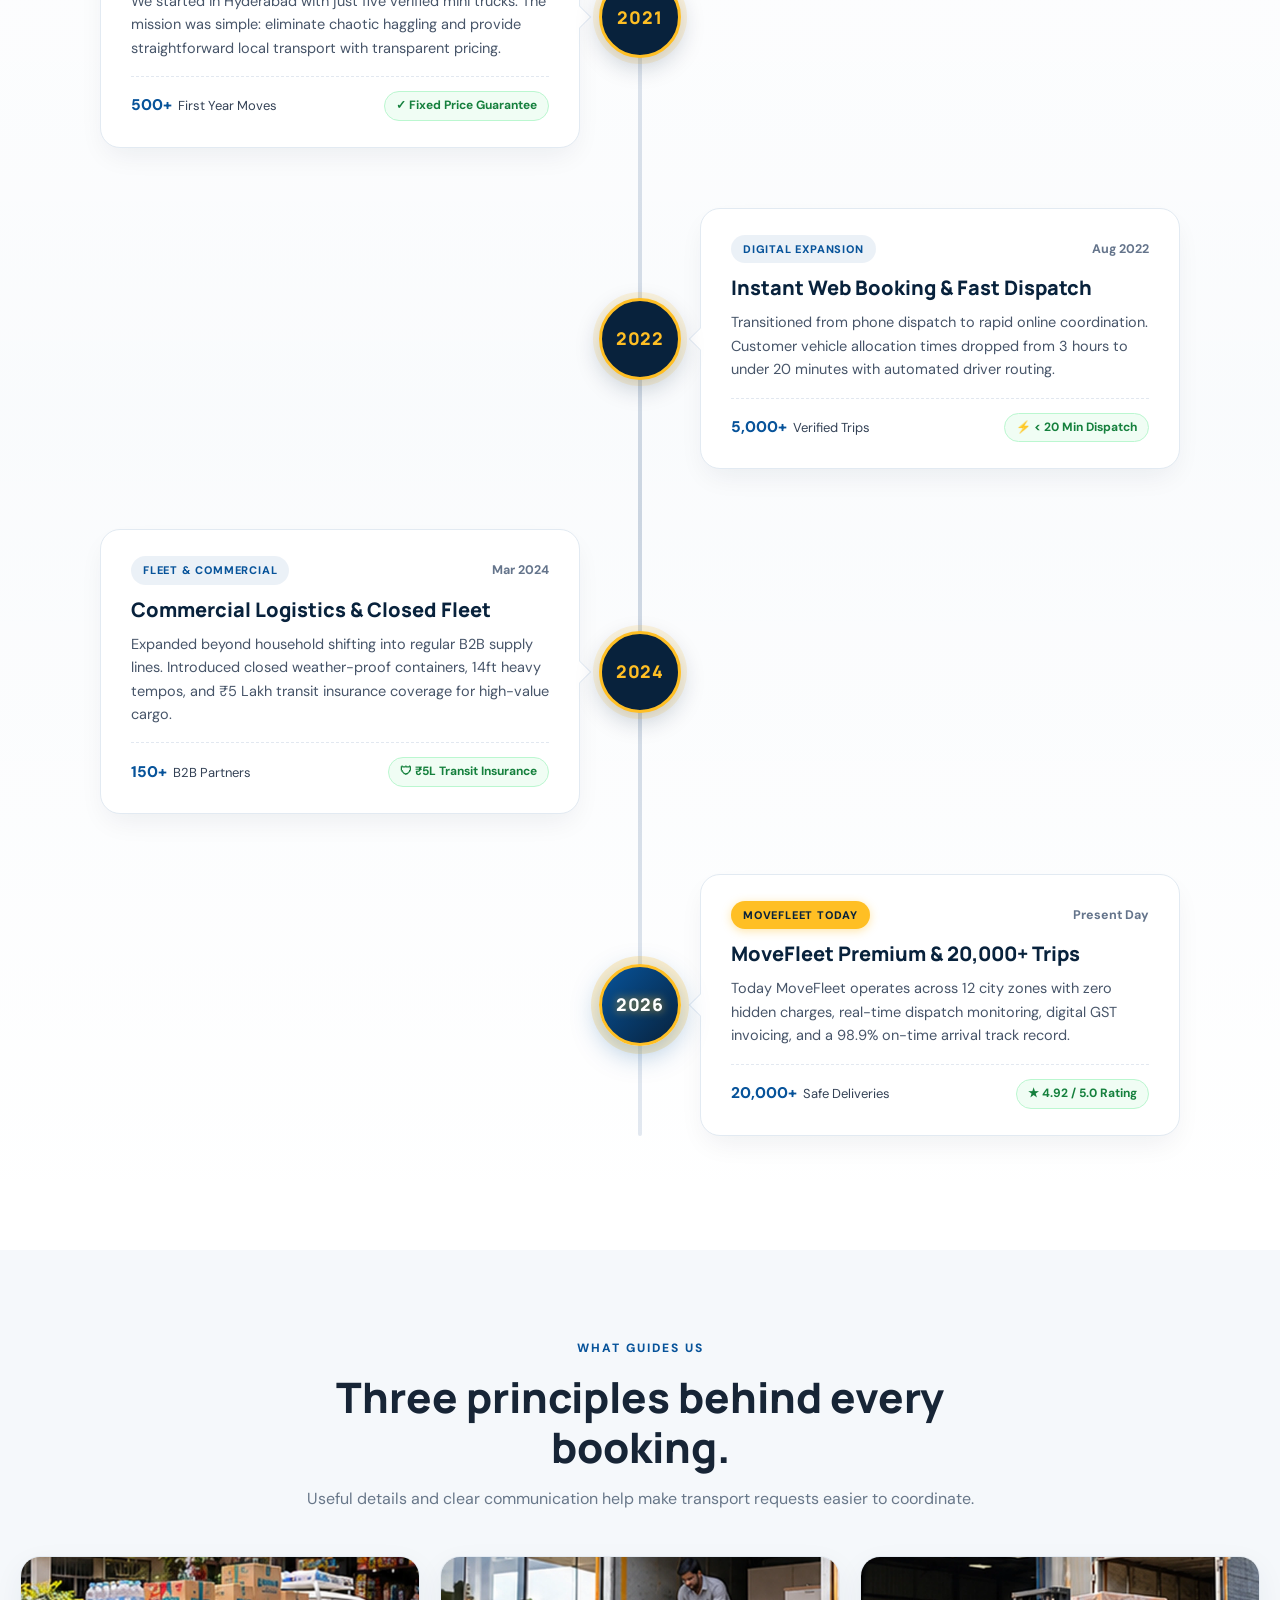
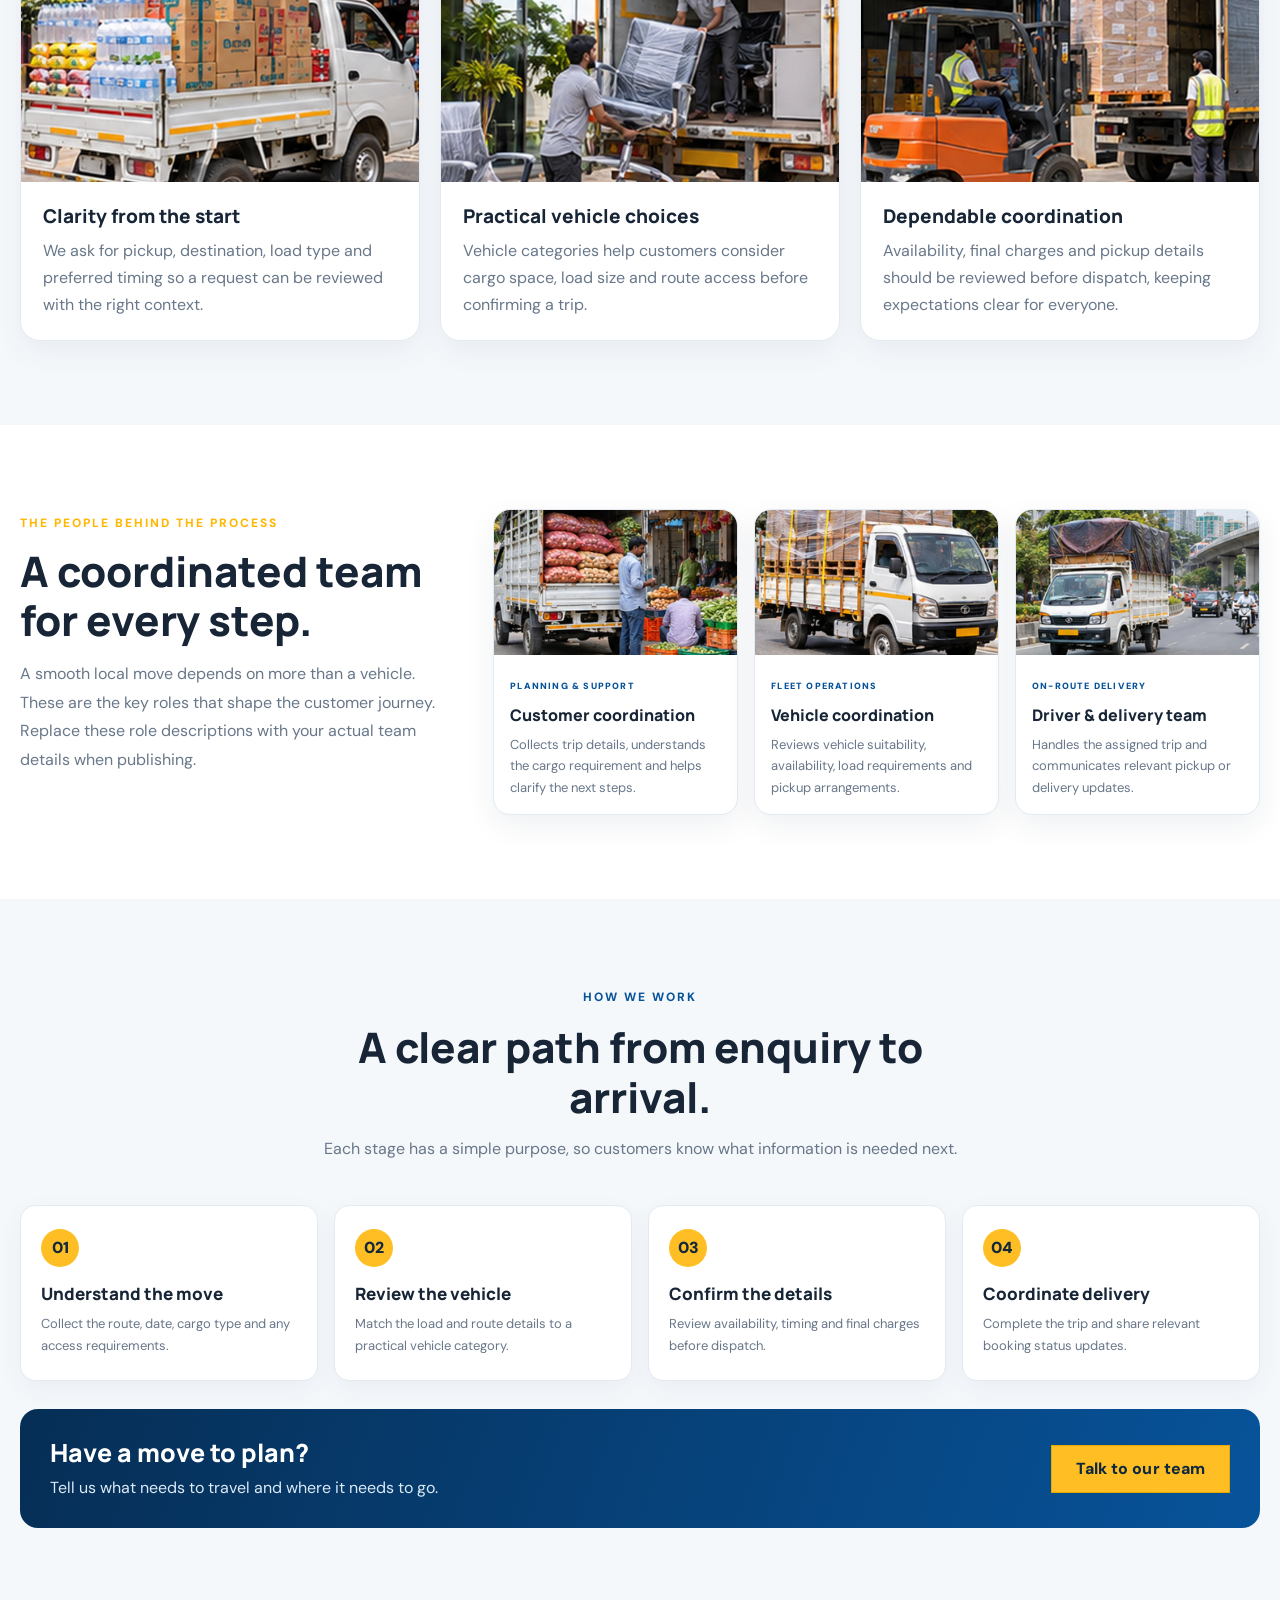
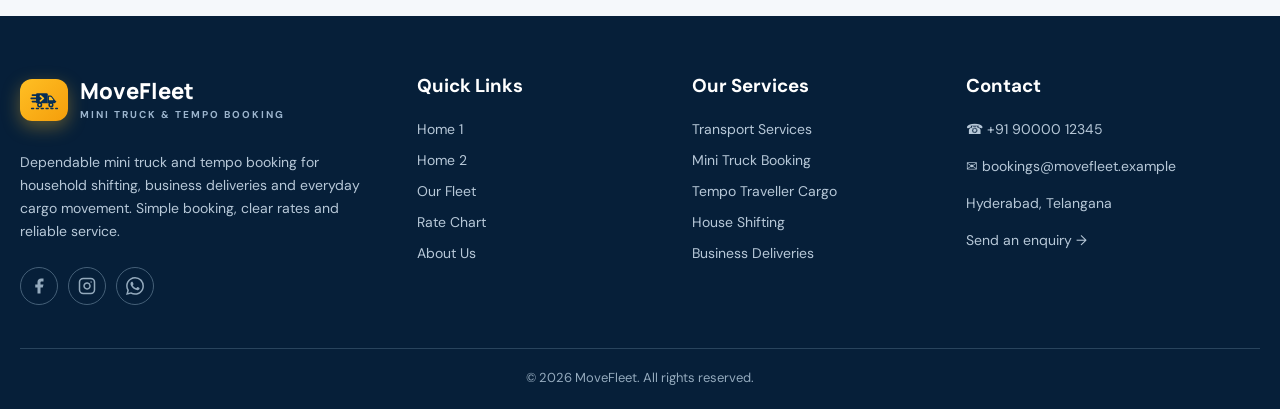
<file: about.html>
﻿<!DOCTYPE html>

<html lang="en"><head><meta charset="utf-8"/><meta content="width=device-width,initial-scale=1" name="viewport"/><meta content="Learn about MoveFleet's approach to practical local mini truck and tempo booking." name="description"/><title>About MoveFleet | MoveFleet</title><link rel="icon" type="image/svg+xml" href="assets/img/favicon.svg">
  <link rel="icon" type="image/png" href="assets/img/favicon.png"><link href="assets/css/style.css" rel="stylesheet"/></head><body><div class="topbar"><div class="container"><div><span>☎ +91 90000 12345</span><span>✉ bookings@movefleet.example</span></div><div>On-time pickups · Trusted local transport</div></div></div><header class="navbar"><div class="container navinner"><a class="brand" href="index.html"><span aria-hidden="true" class="brand-mark"><svg xmlns="http://www.w3.org/2000/svg" viewBox="0 0 36 32" fill="none" class="brand-logo-svg" aria-hidden="true"><path d="M3 10h4.5M1.5 14h6.5M3 18h4.5" stroke="#062e55" stroke-width="2" stroke-linecap="round"/><path d="M9.5 7.5h11a1.5 1.5 0 0 1 1.5 1.5v11H8.5a1 1 0 0 1-1-1v-10a1.5 1.5 0 0 1 1.5-1.5z" fill="#062e55"/><path d="M13 11l3.5 3-3.5 3" stroke="#ffbf24" stroke-width="2.2" stroke-linecap="round" stroke-linejoin="round"/><path d="M22 10.5h3.6a2 2 0 0 1 1.6.8l3.6 4.6a1.5 1.5 0 0 1 .6 1.1v2a1 1 0 0 1-1 1H22v-9.5z" fill="#062e55"/><path d="M23.5 12h2a1 1 0 0 1 .8.4l2.4 3.1a.5.5 0 0 1-.4.8H23.5v-4.3z" fill="#ffbf24"/><circle cx="31.5" cy="18" r="1.1" fill="#062e55"/><circle cx="12" cy="22" r="3.2" fill="#062e55"/><circle cx="12" cy="22" r="1.3" fill="#ffbf24"/><circle cx="26" cy="22" r="3.2" fill="#062e55"/><circle cx="26" cy="22" r="1.3" fill="#ffbf24"/><path d="M2 26.5h32" stroke="#062e55" stroke-width="1.8" stroke-linecap="round" stroke-dasharray="2.5 3.5"/></svg></span><span>MoveFleet<small>MINI TRUCK &amp; TEMPO BOOKING</small></span></a><nav class="navlinks"><a href="index.html">Home 1</a><a href="home-2.html">Home 2</a><a href="about.html">About</a><a href="services.html">Services</a><a href="fleet.html">Our Fleet</a><a href="rates.html">Rate Chart</a><a href="contact.html">Contact</a><a href="dashboard.html">Dashboard</a></nav><div class="nav-actions"><button class="iconbtn theme-control" data-theme="" aria-label="Switch colour theme" title="Switch colour theme">◐</button><button class="iconbtn rtl-control" data-dir="" aria-label="Switch text direction" title="Switch text direction">⇄</button><a class="btn btn-blue" href="login.html">Customer Login</a></div><button aria-expanded="false" aria-label="Open menu" class="hamb">☰</button></div><div class="mobile-menu"><a href="index.html">Home 1</a><a href="home-2.html">Home 2</a><a href="about.html">About</a><a href="services.html">Services</a><a href="fleet.html">Our Fleet</a><a href="rates.html">Rate Chart</a><a href="contact.html">Contact</a><a href="dashboard.html">Customer Dashboard</a><a href="login.html">Customer Login</a><div class="mobile-controls"><button class="iconbtn theme-control" data-theme="" aria-label="Switch colour theme" title="Switch colour theme">◐</button><button class="iconbtn rtl-control" data-dir="" aria-label="Switch text direction" title="Switch text direction">⇄</button></div></div></header><main>
<section class="page-hero premium-page-hero about-hero">
 <div class="container reveal"><span class="eyebrow">THE MOVEFLEET STORY</span><h1>Moving your world, one route at a time.</h1><p>We make local goods movement easier to plan with practical vehicle options, clear booking details and a customer-first process.</p><div class="breadcrumb"><a href="index.html">Home</a><span>/</span><span>About MoveFleet</span></div></div>
</section>
<section class="section">
 <div class="container about-journey-grid">
  <div class="story-copy reveal"><span class="eyebrow">OUR JOURNEY</span><h2>Built around the everyday need to move things well.</h2>
   <p>MoveFleet is shaped around a simple idea: arranging a local cargo vehicle should feel clear and manageable. Customers need to explain what is moving, where it is going and when it should arrive without getting lost in complicated steps.</p>
   <p>Our booking experience brings those essentials together. From a small household move to regular shop supplies or office equipment, each request starts with the route and the load, then moves to a suitable vehicle review.</p>
   <p>We continue to refine the experience around useful information, transparent communication and a smoother hand-off from enquiry to delivery.</p>
   <a class="btn btn-blue" href="services.html">Explore what we do</a>
  </div>
  <div class="about-journey-visual reveal"><img src="assets/img/transport-photo-34.webp" alt="Local cargo vehicle travelling through a city route" loading="lazy"/><div class="journey-caption"><strong>Local moves. Clearer journeys.</strong><span>From first enquiry to delivery coordination</span></div></div>
 </div>
</section>
<section class="section about-history-section" id="where-we-started">
 <div class="container">
  <div class="section-head reveal text-center">
   <span class="eyebrow">WHERE WE STARTED</span>
   <h2>Our journey through the years.</h2>
   <p>From five trusted mini trucks to a city-wide smart moving fleet — here is how MoveFleet grew.</p>
  </div>
  <div class="journey-timeline">
   <div class="timeline-track" aria-hidden="true">
    <span class="timeline-beam"></span>
   </div>

   <!-- 2021 Milestone (Left) -->
   <div class="timeline-row timeline-left reveal">
    <div class="timeline-card">
     <div class="timeline-card-header">
      <span class="timeline-tag">FOUNDATION</span>
      <span class="timeline-date">Nov 2021</span>
     </div>
     <h3>5 Mini Trucks &amp; A Direct Promise</h3>
     <p>We started in Hyderabad with just five verified mini trucks. The mission was simple: eliminate chaotic haggling and provide straightforward local transport with transparent pricing.</p>
     <div class="timeline-meta">
      <span class="timeline-stat"><strong>500+</strong> First Year Moves</span>
      <span class="timeline-badge-pill">✓ Fixed Price Guarantee</span>
     </div>
    </div>
    <div class="timeline-node">
     <div class="timeline-year-bubble">
      <span class="year-num">2021</span>
      <span class="year-pulse"></span>
     </div>
    </div>
    <div class="timeline-spacer"></div>
   </div>

   <!-- 2022 Milestone (Right) -->
   <div class="timeline-row timeline-right reveal">
    <div class="timeline-spacer"></div>
    <div class="timeline-node">
     <div class="timeline-year-bubble">
      <span class="year-num">2022</span>
      <span class="year-pulse"></span>
     </div>
    </div>
    <div class="timeline-card">
     <div class="timeline-card-header">
      <span class="timeline-tag">DIGITAL EXPANSION</span>
      <span class="timeline-date">Aug 2022</span>
     </div>
     <h3>Instant Web Booking &amp; Fast Dispatch</h3>
     <p>Transitioned from phone dispatch to rapid online coordination. Customer vehicle allocation times dropped from 3 hours to under 20 minutes with automated driver routing.</p>
     <div class="timeline-meta">
      <span class="timeline-stat"><strong>5,000+</strong> Verified Trips</span>
      <span class="timeline-badge-pill">⚡ &lt; 20 Min Dispatch</span>
     </div>
    </div>
   </div>

   <!-- 2024 Milestone (Left) -->
   <div class="timeline-row timeline-left reveal">
    <div class="timeline-card">
     <div class="timeline-card-header">
      <span class="timeline-tag">FLEET &amp; COMMERCIAL</span>
      <span class="timeline-date">Mar 2024</span>
     </div>
     <h3>Commercial Logistics &amp; Closed Fleet</h3>
     <p>Expanded beyond household shifting into regular B2B supply lines. Introduced closed weather-proof containers, 14ft heavy tempos, and ₹5 Lakh transit insurance coverage for high-value cargo.</p>
     <div class="timeline-meta">
      <span class="timeline-stat"><strong>150+</strong> B2B Partners</span>
      <span class="timeline-badge-pill">🛡 ₹5L Transit Insurance</span>
     </div>
    </div>
    <div class="timeline-node">
     <div class="timeline-year-bubble">
      <span class="year-num">2024</span>
      <span class="year-pulse"></span>
     </div>
    </div>
    <div class="timeline-spacer"></div>
   </div>

   <!-- 2026 Milestone (Right) -->
   <div class="timeline-row timeline-right reveal">
    <div class="timeline-spacer"></div>
    <div class="timeline-node">
     <div class="timeline-year-bubble is-current">
      <span class="year-num">2026</span>
      <span class="year-pulse"></span>
     </div>
    </div>
    <div class="timeline-card">
     <div class="timeline-card-header">
      <span class="timeline-tag highlight">MOVEFLEET TODAY</span>
      <span class="timeline-date">Present Day</span>
     </div>
     <h3>MoveFleet Premium &amp; 20,000+ Trips</h3>
     <p>Today MoveFleet operates across 12 city zones with zero hidden charges, real-time dispatch monitoring, digital GST invoicing, and a 98.9% on-time arrival track record.</p>
     <div class="timeline-meta">
      <span class="timeline-stat"><strong>20,000+</strong> Safe Deliveries</span>
      <span class="timeline-badge-pill">★ 4.92 / 5.0 Rating</span>
     </div>
    </div>
   </div>

  </div>
 </div>
</section>
<section class="section soft">
 <div class="container"><div class="section-head reveal"><span class="eyebrow">WHAT GUIDES US</span><h2>Three principles behind every booking.</h2><p>Useful details and clear communication help make transport requests easier to coordinate.</p></div>
  <div class="visual-grid three about-principles">
   <article class="visual-card reveal"><img src="assets/img/transport-photo-35.webp" alt="Cargo vehicle prepared for a scheduled local delivery" loading="lazy"/><div><h3>Clarity from the start</h3><p>We ask for pickup, destination, load type and preferred timing so a request can be reviewed with the right context.</p></div></article>
   <article class="visual-card reveal"><img src="assets/img/transport-photo-36.webp" alt="Mini truck selected for a household and retail cargo load" loading="lazy"/><div><h3>Practical vehicle choices</h3><p>Vehicle categories help customers consider cargo space, load size and route access before confirming a trip.</p></div></article>
   <article class="visual-card reveal"><img src="assets/img/transport-photo-37.webp" alt="Commercial cargo being transported safely on a city road" loading="lazy"/><div><h3>Dependable coordination</h3><p>Availability, final charges and pickup details should be reviewed before dispatch, keeping expectations clear for everyone.</p></div></article>
  </div>
 </div>
</section>
<section class="section">
 <div class="container team-section">
  <div class="team-intro reveal"><span class="eyebrow">THE PEOPLE BEHIND THE PROCESS</span><h2>A coordinated team for every step.</h2><p>A smooth local move depends on more than a vehicle. These are the key roles that shape the customer journey. Replace these role descriptions with your actual team details when publishing.</p></div>
  <div class="team-grid">
   <article class="team-card reveal"><div class="team-photo"><img src="assets/img/transport-photo-38.webp" alt="Transport planning and route coordination" loading="lazy"/></div><div><span>PLANNING &amp; SUPPORT</span><h3>Customer coordination</h3><p>Collects trip details, understands the cargo requirement and helps clarify the next steps.</p></div></article>
   <article class="team-card reveal"><div class="team-photo"><img src="assets/img/transport-photo-39.webp" alt="Vehicle and cargo readiness before dispatch" loading="lazy"/></div><div><span>FLEET OPERATIONS</span><h3>Vehicle coordination</h3><p>Reviews vehicle suitability, availability, load requirements and pickup arrangements.</p></div></article>
   <article class="team-card reveal"><div class="team-photo"><img src="assets/img/transport-photo-40.webp" alt="Local delivery vehicle completing a city route" loading="lazy"/></div><div><span>ON-ROUTE DELIVERY</span><h3>Driver &amp; delivery team</h3><p>Handles the assigned trip and communicates relevant pickup or delivery updates.</p></div></article>
  </div>
 </div>
</section>
<section class="section soft">
 <div class="container">
  <div class="section-head reveal"><span class="eyebrow">HOW WE WORK</span><h2>A clear path from enquiry to arrival.</h2><p>Each stage has a simple purpose, so customers know what information is needed next.</p></div>
  <div class="about-process">
   <article class="about-process-step reveal"><span>01</span><h3>Understand the move</h3><p>Collect the route, date, cargo type and any access requirements.</p></article>
   <article class="about-process-step reveal"><span>02</span><h3>Review the vehicle</h3><p>Match the load and route details to a practical vehicle category.</p></article>
   <article class="about-process-step reveal"><span>03</span><h3>Confirm the details</h3><p>Review availability, timing and final charges before dispatch.</p></article>
   <article class="about-process-step reveal"><span>04</span><h3>Coordinate delivery</h3><p>Complete the trip and share relevant booking status updates.</p></article>
  </div>
  <div class="about-bottom-cta reveal"><div><h2>Have a move to plan?</h2><p>Tell us what needs to travel and where it needs to go.</p></div><a class="btn btn-primary" href="contact.html">Talk to our team</a></div>
 </div>
</section>
</main><footer class="footer"><div class="container"><div class="footer-grid"><div><a class="brand footer-brand" href="index.html"><span aria-hidden="true" class="brand-mark"><svg xmlns="http://www.w3.org/2000/svg" viewBox="0 0 36 32" fill="none" class="brand-logo-svg" aria-hidden="true"><path d="M3 10h4.5M1.5 14h6.5M3 18h4.5" stroke="#062e55" stroke-width="2" stroke-linecap="round"/><path d="M9.5 7.5h11a1.5 1.5 0 0 1 1.5 1.5v11H8.5a1 1 0 0 1-1-1v-10a1.5 1.5 0 0 1 1.5-1.5z" fill="#062e55"/><path d="M13 11l3.5 3-3.5 3" stroke="#ffbf24" stroke-width="2.2" stroke-linecap="round" stroke-linejoin="round"/><path d="M22 10.5h3.6a2 2 0 0 1 1.6.8l3.6 4.6a1.5 1.5 0 0 1 .6 1.1v2a1 1 0 0 1-1 1H22v-9.5z" fill="#062e55"/><path d="M23.5 12h2a1 1 0 0 1 .8.4l2.4 3.1a.5.5 0 0 1-.4.8H23.5v-4.3z" fill="#ffbf24"/><circle cx="31.5" cy="18" r="1.1" fill="#062e55"/><circle cx="12" cy="22" r="3.2" fill="#062e55"/><circle cx="12" cy="22" r="1.3" fill="#ffbf24"/><circle cx="26" cy="22" r="3.2" fill="#062e55"/><circle cx="26" cy="22" r="1.3" fill="#ffbf24"/><path d="M2 26.5h32" stroke="#062e55" stroke-width="1.8" stroke-linecap="round" stroke-dasharray="2.5 3.5"/></svg></span><span>MoveFleet<small>MINI TRUCK &amp; TEMPO BOOKING</small></span></a><p>Dependable mini truck and tempo booking for household shifting, business deliveries and everyday cargo movement. Simple booking, clear rates and reliable service.</p><div class="socials"><a aria-label="Facebook" href="#" target="_blank" rel="noopener"><svg xmlns="http://www.w3.org/2000/svg" width="18" height="18" viewBox="0 0 24 24" fill="currentColor" aria-hidden="true"><path d="M18 2h-3a5 5 0 0 0-5 5v3H7v4h3v8h4v-8h3l1-4h-4V7a1 1 0 0 1 1-1h3z"/></svg></a><a aria-label="Instagram" href="#" target="_blank" rel="noopener"><svg xmlns="http://www.w3.org/2000/svg" width="18" height="18" viewBox="0 0 24 24" fill="none" stroke="currentColor" stroke-width="2" stroke-linecap="round" stroke-linejoin="round" aria-hidden="true"><rect x="2" y="2" width="20" height="20" rx="5" ry="5"/><path d="M16 11.37A4 4 0 1 1 12.63 8 4 4 0 0 1 16 11.37z"/><line x1="17.5" y1="6.5" x2="17.51" y2="6.5"/></svg></a><a aria-label="WhatsApp" href="https://wa.me/919000012345" target="_blank" rel="noopener"><svg xmlns="http://www.w3.org/2000/svg" width="18" height="18" viewBox="0 0 24 24" fill="currentColor" aria-hidden="true"><path d="M17.472 14.382c-.297-.149-1.758-.867-2.03-.967-.273-.099-.471-.148-.67.15-.197.297-.767.966-.94 1.164-.173.199-.347.223-.644.075-.297-.15-1.255-.463-2.39-1.475-.883-.788-1.48-1.761-1.653-2.059-.173-.297-.018-.458.13-.606.134-.133.298-.347.446-.52.149-.174.198-.298.298-.497.099-.198.05-.371-.025-.52-.075-.149-.669-1.612-.916-2.207-.242-.579-.487-.5-.669-.51-.173-.008-.371-.01-.57-.01-.198 0-.52.074-.792.372-.272.297-1.04 1.016-1.04 2.479 0 1.462 1.065 2.875 1.213 3.074.149.198 2.096 3.2 5.077 4.487.709.306 1.262.489 1.694.625.712.227 1.36.195 1.871.118.571-.085 1.758-.719 2.006-1.413.248-.694.248-1.289.173-1.413-.074-.124-.272-.198-.57-.347m-5.421 7.403h-.004a9.87 9.87 0 0 1-5.031-1.378l-.361-.214-3.741.982.998-3.648-.235-.374a9.86 9.86 0 0 1-1.51-5.26c.001-5.45 4.436-9.884 9.888-9.884 2.64 0 5.122 1.03 6.988 2.898a9.825 9.825 0 0 1 2.893 6.994c-.003 5.45-4.437 9.884-9.885 9.884m8.413-18.297A11.815 11.815 0 0 0 12.05 0C5.495 0 .16 5.335.157 11.892c0 2.096.547 4.142 1.588 5.945L.057 24l6.305-1.654a11.882 11.882 0 0 0 5.683 1.448h.005c6.554 0 11.89-5.335 11.893-11.893a11.821 11.821 0 0 0-3.48-8.413z"/></svg></a></div></div><div><h3>Quick Links</h3><a href="index.html">Home 1</a><a href="home-2.html">Home 2</a><a href="fleet.html">Our Fleet</a><a href="rates.html">Rate Chart</a><a href="about.html">About Us</a></div><div><h3>Our Services</h3><a href="services.html">Transport Services</a><a href="fleet.html">Mini Truck Booking</a><a href="fleet.html">Tempo Traveller Cargo</a><a href="fleet.html">House Shifting</a><a href="fleet.html">Business Deliveries</a></div><div><h3>Contact</h3><p>☎ +91 90000 12345</p><p>✉ bookings@movefleet.example</p><p>Hyderabad, Telangana</p><a href="contact.html">Send an enquiry →</a></div></div><div class="copyright">© 2026 MoveFleet. All rights reserved.</div></div></footer><script src="assets/js/app.js"></script></body></html>
</file>
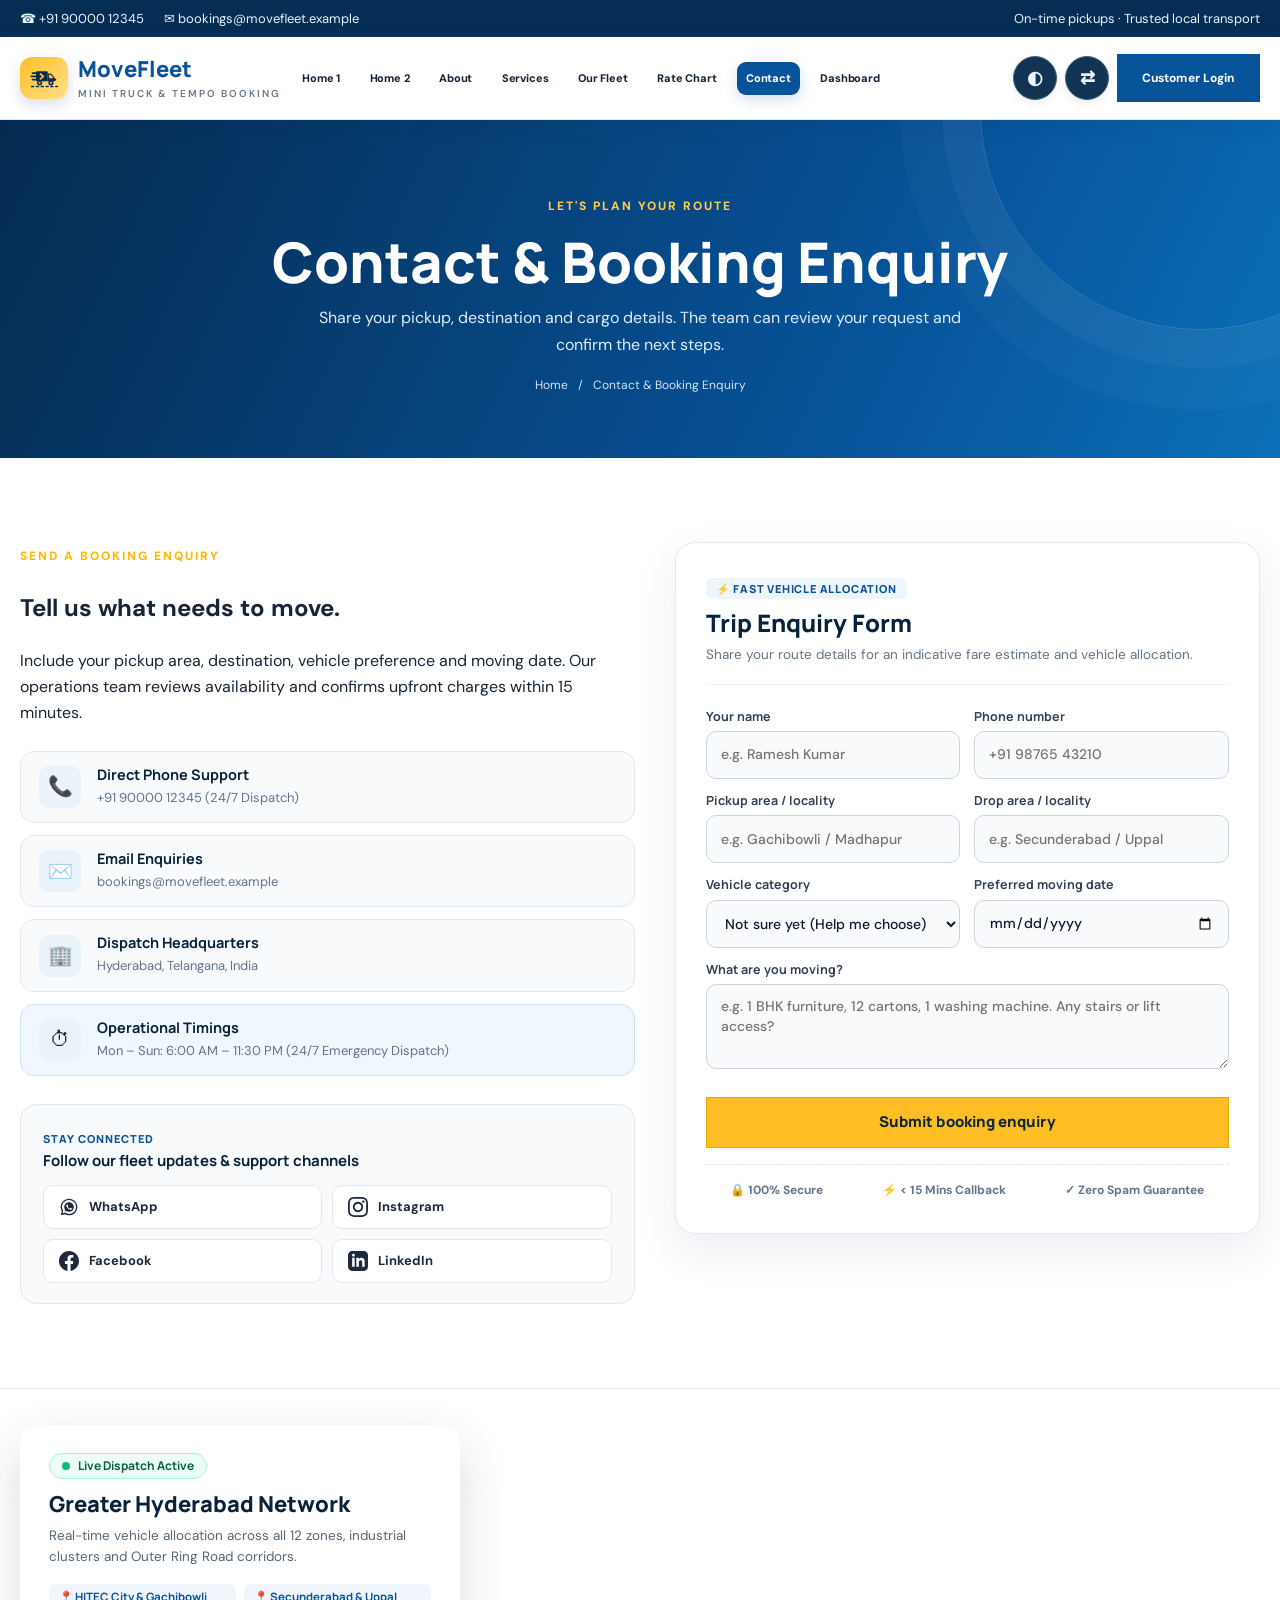
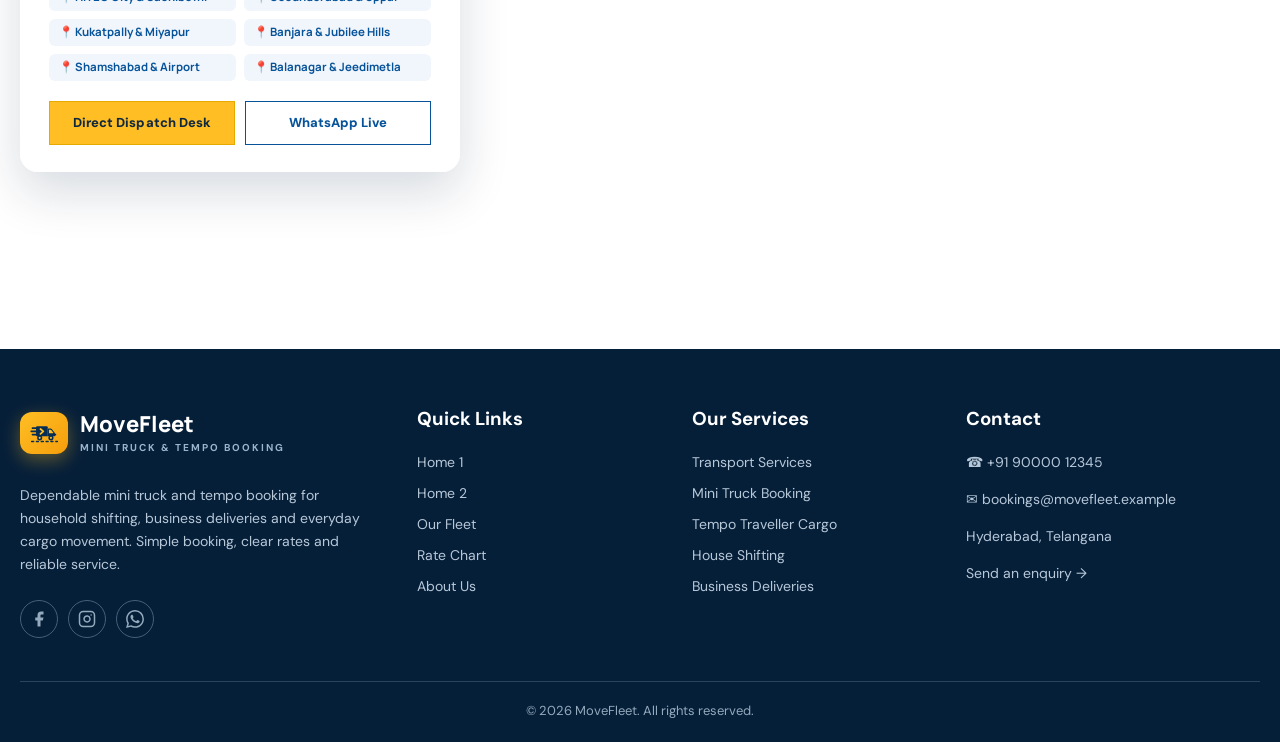
<file: contact.html>
﻿<!DOCTYPE html>

<html lang="en"><head><meta charset="utf-8"/><meta content="width=device-width,initial-scale=1" name="viewport"/><meta content="Contact MoveFleet for mini truck and tempo booking enquiries." name="description"/><title>Contact &amp; Booking Enquiry | MoveFleet</title><link rel="icon" type="image/svg+xml" href="assets/img/favicon.svg">
  <link rel="icon" type="image/png" href="assets/img/favicon.png"><link href="assets/css/style.css" rel="stylesheet"/></head><body><div class="topbar"><div class="container"><div><span>☎ +91 90000 12345</span><span>✉ bookings@movefleet.example</span></div><div>On-time pickups · Trusted local transport</div></div></div><header class="navbar"><div class="container navinner"><a class="brand" href="index.html"><span aria-hidden="true" class="brand-mark"><svg xmlns="http://www.w3.org/2000/svg" viewBox="0 0 36 32" fill="none" class="brand-logo-svg" aria-hidden="true"><path d="M3 10h4.5M1.5 14h6.5M3 18h4.5" stroke="#062e55" stroke-width="2" stroke-linecap="round"/><path d="M9.5 7.5h11a1.5 1.5 0 0 1 1.5 1.5v11H8.5a1 1 0 0 1-1-1v-10a1.5 1.5 0 0 1 1.5-1.5z" fill="#062e55"/><path d="M13 11l3.5 3-3.5 3" stroke="#ffbf24" stroke-width="2.2" stroke-linecap="round" stroke-linejoin="round"/><path d="M22 10.5h3.6a2 2 0 0 1 1.6.8l3.6 4.6a1.5 1.5 0 0 1 .6 1.1v2a1 1 0 0 1-1 1H22v-9.5z" fill="#062e55"/><path d="M23.5 12h2a1 1 0 0 1 .8.4l2.4 3.1a.5.5 0 0 1-.4.8H23.5v-4.3z" fill="#ffbf24"/><circle cx="31.5" cy="18" r="1.1" fill="#062e55"/><circle cx="12" cy="22" r="3.2" fill="#062e55"/><circle cx="12" cy="22" r="1.3" fill="#ffbf24"/><circle cx="26" cy="22" r="3.2" fill="#062e55"/><circle cx="26" cy="22" r="1.3" fill="#ffbf24"/><path d="M2 26.5h32" stroke="#062e55" stroke-width="1.8" stroke-linecap="round" stroke-dasharray="2.5 3.5"/></svg></span><span>MoveFleet<small>MINI TRUCK &amp; TEMPO BOOKING</small></span></a><nav class="navlinks"><a href="index.html">Home 1</a><a href="home-2.html">Home 2</a><a href="about.html">About</a><a href="services.html">Services</a><a href="fleet.html">Our Fleet</a><a href="rates.html">Rate Chart</a><a href="contact.html">Contact</a><a href="dashboard.html">Dashboard</a></nav><div class="nav-actions"><button class="iconbtn theme-control" data-theme="" aria-label="Switch colour theme" title="Switch colour theme">◐</button><button class="iconbtn rtl-control" data-dir="" aria-label="Switch text direction" title="Switch text direction">⇄</button><a class="btn btn-blue" href="login.html">Customer Login</a></div><button aria-expanded="false" aria-label="Open menu" class="hamb">☰</button></div><div class="mobile-menu"><a href="index.html">Home 1</a><a href="home-2.html">Home 2</a><a href="about.html">About</a><a href="services.html">Services</a><a href="fleet.html">Our Fleet</a><a href="rates.html">Rate Chart</a><a href="contact.html">Contact</a><a href="dashboard.html">Customer Dashboard</a><a href="login.html">Customer Login</a><div class="mobile-controls"><button class="iconbtn theme-control" data-theme="" aria-label="Switch colour theme" title="Switch colour theme">◐</button><button class="iconbtn rtl-control" data-dir="" aria-label="Switch text direction" title="Switch text direction">⇄</button></div></div></header><main><section class="page-hero premium-page-hero"><div class="container reveal"><span class="eyebrow">LET'S PLAN YOUR ROUTE</span><h1>Contact &amp; Booking Enquiry</h1><p>Share your pickup, destination and cargo details. The team can review your request and confirm the next steps.</p><div class="breadcrumb"><a href="index.html">Home</a><span>/</span><span>Contact &amp; Booking Enquiry</span></div></div></section><section class="section contact-main-section">
 <div class="container contact-grid">
  <!-- Left Column: Contact details + Embedded Interactive Google Map -->
  <div class="contact-copy reveal">
   <span class="eyebrow">SEND A BOOKING ENQUIRY</span>
   <h2>Tell us what needs to move.</h2>
   <p>Include your pickup area, destination, vehicle preference and moving date. Our operations team reviews availability and confirms upfront charges within 15 minutes.</p>

   <!-- Contact Info Tiles -->
   <div class="contact-tiles">
    <a class="contact-tile" href="tel:+919000012345">
     <div class="tile-icon" aria-hidden="true">📞</div>
     <div class="tile-text">
      <strong>Direct Phone Support</strong>
      <span>+91 90000 12345 (24/7 Dispatch)</span>
     </div>
    </a>

    <a class="contact-tile" href="mailto:bookings@movefleet.example">
     <div class="tile-icon" aria-hidden="true">✉️</div>
     <div class="tile-text">
      <strong>Email Enquiries</strong>
      <span>bookings@movefleet.example</span>
     </div>
    </a>

    <div class="contact-tile">
     <div class="tile-icon" aria-hidden="true">🏢</div>
     <div class="tile-text">
      <strong>Dispatch Headquarters</strong>
      <span>Hyderabad, Telangana, India</span>
     </div>
    </div>

    <div class="contact-tile hours-tile">
     <div class="tile-icon" aria-hidden="true">⏱</div>
     <div class="tile-text">
      <strong>Operational Timings</strong>
      <span>Mon – Sun: 6:00 AM – 11:30 PM (24/7 Emergency Dispatch)</span>
     </div>
    </div>
   </div>

   <!-- Social Media Channels Block -->
   <div class="contact-social-card">
    <div class="social-card-head">
     <span class="social-eyebrow">STAY CONNECTED</span>
     <h4>Follow our fleet updates &amp; support channels</h4>
    </div>
    <div class="contact-social-buttons">
     <a class="contact-social-link whatsapp" href="https://wa.me/919000012345" target="_blank" rel="noopener" aria-label="WhatsApp Support">
      <svg width="20" height="20" viewBox="0 0 24 24" fill="currentColor" aria-hidden="true">
       <path d="M12.031 6.172c-3.181 0-5.767 2.586-5.768 5.766-.001 1.298.38 2.27 1.019 3.287l-.582 2.128 2.182-.573c.978.58 1.911.928 3.145.929 3.178 0 5.767-2.587 5.768-5.766 0-3.18-2.587-5.771-5.764-5.771zm3.392 8.244c-.144.405-.837.774-1.17.824-.312.045-.698.057-2.158-.553-1.602-.67-2.617-2.316-2.698-2.424-.079-.108-.646-.86-.646-1.638 0-.779.406-1.163.551-1.32.144-.155.313-.195.418-.195.105 0 .209.002.302.008.099.006.23-.038.358.271.134.321.457 1.114.498 1.196.041.082.069.178.013.287-.055.109-.083.177-.164.272-.082.096-.172.215-.246.288-.083.08-.17.167-.073.333.097.167.433.714.93 1.155.639.569 1.177.746 1.344.829.167.083.265.069.363-.042.098-.111.417-.487.528-.654.111-.167.222-.139.375-.083.153.055.972.459 1.139.542.167.083.278.125.319.194.041.07.041.403-.103.808z"/>
       <path d="M12 2C6.477 2 2 6.477 2 12c0 1.891.528 3.659 1.442 5.168L2 22l4.981-1.399C8.423 21.492 10.153 22 12 22c5.523 0 10-4.477 10-10S17.523 2 12 2zm0 18.2c-1.624 0-3.138-.47-4.42-1.282l-.317-.2-2.964.832.846-2.888-.22-.338C4.045 14.962 3.6 13.522 3.6 12c0-4.632 3.768-8.4 8.4-8.4s8.4 3.768 8.4 8.4-3.768 8.4-8.4 8.4z"/>
      </svg>
      <span>WhatsApp</span>
     </a>

     <a class="contact-social-link instagram" href="#" aria-label="Instagram">
      <svg width="20" height="20" viewBox="0 0 24 24" fill="currentColor" aria-hidden="true">
       <path d="M12 2.163c3.204 0 3.584.012 4.85.07 3.252.148 4.771 1.691 4.919 4.919.058 1.265.069 1.645.069 4.849 0 3.205-.012 3.584-.069 4.849-.149 3.225-1.664 4.771-4.919 4.919-1.266.058-1.644.07-4.85.07-3.204 0-3.584-.012-4.849-.07-3.26-.149-4.771-1.699-4.919-4.92-.058-1.265-.07-1.644-.07-4.849 0-3.204.013-3.583.07-4.849.149-3.227 1.664-4.771 4.919-4.919 1.266-.057 1.645-.069 4.849-.069zm0-2.163c-3.259 0-3.667.014-4.947.072-4.358.2-6.78 2.618-6.98 6.98-.059 1.281-.073 1.689-.073 4.948 0 3.259.014 3.668.072 4.948.2 4.358 2.618 6.78 6.98 6.98 1.281.058 1.689.072 4.948.072 3.259 0 3.668-.014 4.948-.072 4.354-.2 6.782-2.618 6.979-6.98.059-1.28.073-1.689.073-4.948 0-3.259-.014-3.667-.072-4.947-.196-4.354-2.617-6.78-6.979-6.98-1.281-.059-1.69-.073-4.949-.073zm0 5.838c-3.403 0-6.162 2.759-6.162 6.162s2.759 6.163 6.162 6.163 6.162-2.759 6.162-6.163c0-3.403-2.759-6.162-6.162-6.162zm0 10.162c-2.209 0-4-1.79-4-4 0-2.209 1.791-4 4-4s4 1.791 4 4c0 2.21-1.791 4-4 4zm6.406-11.845c-.796 0-1.441.645-1.441 1.44s.645 1.44 1.441 1.44c.795 0 1.439-.645 1.439-1.44s-.644-1.44-1.439-1.44z"/>
      </svg>
      <span>Instagram</span>
     </a>

     <a class="contact-social-link facebook" href="#" aria-label="Facebook">
      <svg width="20" height="20" viewBox="0 0 24 24" fill="currentColor" aria-hidden="true">
       <path d="M24 12.073c0-6.627-5.373-12-12-12s-12 5.373-12 12c0 5.99 4.388 10.954 10.125 11.854v-8.385H7.078v-3.47h3.047V9.43c0-3.007 1.792-4.669 4.533-4.669 1.312 0 2.686.235 2.686.235v2.953H15.83c-1.491 0-1.956.925-1.956 1.874v2.25h3.328l-.532 3.47h-2.796v8.385C19.612 23.027 24 18.062 24 12.073z"/>
      </svg>
      <span>Facebook</span>
     </a>

     <a class="contact-social-link linkedin" href="#" aria-label="LinkedIn">
      <svg width="20" height="20" viewBox="0 0 24 24" fill="currentColor" aria-hidden="true">
       <path d="M19 0h-14c-2.761 0-5 2.239-5 5v14c0 2.761 2.239 5 5 5h14c2.762 0 5-2.239 5-5v-14c0-2.761-2.238-5-5-5zm-11 19h-3v-11h3v11zm-1.5-12.268c-.966 0-1.75-.79-1.75-1.764s.784-1.764 1.75-1.764 1.75.79 1.75 1.764-.783 1.764-1.75 1.764zm13.5 12.268h-3v-5.604c0-3.368-4-3.113-4 0v5.604h-3v-11h3v1.765c1.396-2.586 7-2.777 7 2.476v6.759z"/>
      </svg>
      <span>LinkedIn</span>
     </a>
    </div>
   </div>
  </div>

  <!-- Right Column: Elevated Executive Form Card -->
  <div class="contact-form-card reveal">
   <div class="form-card-head">
    <div class="form-badge-pill">⚡ FAST VEHICLE ALLOCATION</div>
    <h3>Trip Enquiry Form</h3>
    <p>Share your route details for an indicative fare estimate and vehicle allocation.</p>
   </div>

   <form class="contact-form" data-contact-form="">
    <div class="form-grid">
     <div class="field">
      <label>Your name</label>
      <input placeholder="e.g. Ramesh Kumar" required="" />
     </div>
     <div class="field">
      <label>Phone number</label>
      <input placeholder="+91 98765 43210" required="" type="tel" />
     </div>
     <div class="field">
      <label>Pickup area / locality</label>
      <input placeholder="e.g. Gachibowli / Madhapur" required="" />
     </div>
     <div class="field">
      <label>Drop area / locality</label>
      <input placeholder="e.g. Secunderabad / Uppal" required="" />
     </div>
     <div class="field">
      <label>Vehicle category</label>
      <select>
       <option>Not sure yet (Help me choose)</option>
       <option>Cargo Three-Wheeler (Up to 500 kg)</option>
       <option>Tata Ace Mini Truck (Up to 850 kg)</option>
       <option>Bolero Maxi Truck (8ft Pickup - 1.3 Ton)</option>
       <option>Tata 407 Tempo (10ft - 2.5 Ton)</option>
       <option>14ft Covered Container (Up to 3.8 Ton)</option>
       <option>19ft Commercial Heavy Truck (7.0 Ton)</option>
      </select>
     </div>
     <div class="field">
      <label>Preferred moving date</label>
      <input type="date" />
     </div>
     <div class="field full">
      <label>What are you moving?</label>
      <textarea placeholder="e.g. 1 BHK furniture, 12 cartons, 1 washing machine. Any stairs or lift access?" rows="3"></textarea>
     </div>
    </div>

    <div class="form-submit-row">
     <button class="btn btn-primary btn-block">Submit booking enquiry</button>
    </div>

    <div class="form-trust-guarantee">
     <span>🔒 100% Secure</span>
     <span>⚡ &lt; 15 Mins Callback</span>
     <span>✓ Zero Spam Guarantee</span>
    </div>

    <div class="notice"></div>
   </form>
  </div>
 </div>
</section>
<!-- Full Screen Interactive Google Map Section -->
<section class="contact-map-fullscreen-section">
 <div class="map-overlay-container">
  <div class="map-floating-hub-card reveal">
   <div class="hub-status-pill">
    <span class="hub-live-dot" aria-hidden="true"></span> Live Dispatch Active
   </div>
   <h3>Greater Hyderabad Network</h3>
   <p>Real-time vehicle allocation across all 12 zones, industrial clusters and Outer Ring Road corridors.</p>
   <div class="hub-coverage-grid">
    <span>📍 HITEC City &amp; Gachibowli</span>
    <span>📍 Secunderabad &amp; Uppal</span>
    <span>📍 Kukatpally &amp; Miyapur</span>
    <span>📍 Banjara &amp; Jubilee Hills</span>
    <span>📍 Shamshabad &amp; Airport</span>
    <span>📍 Balanagar &amp; Jeedimetla</span>
   </div>
   <div class="hub-cta-row">
    <a href="tel:+919000012345" class="btn btn-primary btn-sm">Direct Dispatch Desk</a>
    <a href="https://wa.me/919000012345" target="_blank" rel="noopener" class="btn btn-outline btn-sm">WhatsApp Live</a>
   </div>
  </div>
 </div>
 <iframe 
  title="MoveFleet Hyderabad Service Area Map - Full Screen View" 
  class="fullscreen-google-map" 
  src="https://www.google.com/maps/embed?pb=!1m18!1m12!1m3!1d243647.3160407063!2d78.24323145464522!3d17.412299801122018!2m3!1f0!2f0!3f0!3m2!1i1024!2i768!4f13.1!3m3!1m2!1s0x3bcb99daeaebd2c7%3A0xae93b78392bafbc2!2sHyderabad%2C%20Telangana!5e0!3m2!1sen!2sin!4v1700000000000!5m2!1sen!2sin" 
  width="100%" 
  height="540" 
  style="border:0;" 
  allowfullscreen="" 
  loading="lazy" 
  referrerpolicy="no-referrer-when-downgrade">
 </iframe>
</section>
</main><footer class="footer"><div class="container"><div class="footer-grid"><div><a class="brand footer-brand" href="index.html"><span aria-hidden="true" class="brand-mark"><svg xmlns="http://www.w3.org/2000/svg" viewBox="0 0 36 32" fill="none" class="brand-logo-svg" aria-hidden="true"><path d="M3 10h4.5M1.5 14h6.5M3 18h4.5" stroke="#062e55" stroke-width="2" stroke-linecap="round"/><path d="M9.5 7.5h11a1.5 1.5 0 0 1 1.5 1.5v11H8.5a1 1 0 0 1-1-1v-10a1.5 1.5 0 0 1 1.5-1.5z" fill="#062e55"/><path d="M13 11l3.5 3-3.5 3" stroke="#ffbf24" stroke-width="2.2" stroke-linecap="round" stroke-linejoin="round"/><path d="M22 10.5h3.6a2 2 0 0 1 1.6.8l3.6 4.6a1.5 1.5 0 0 1 .6 1.1v2a1 1 0 0 1-1 1H22v-9.5z" fill="#062e55"/><path d="M23.5 12h2a1 1 0 0 1 .8.4l2.4 3.1a.5.5 0 0 1-.4.8H23.5v-4.3z" fill="#ffbf24"/><circle cx="31.5" cy="18" r="1.1" fill="#062e55"/><circle cx="12" cy="22" r="3.2" fill="#062e55"/><circle cx="12" cy="22" r="1.3" fill="#ffbf24"/><circle cx="26" cy="22" r="3.2" fill="#062e55"/><circle cx="26" cy="22" r="1.3" fill="#ffbf24"/><path d="M2 26.5h32" stroke="#062e55" stroke-width="1.8" stroke-linecap="round" stroke-dasharray="2.5 3.5"/></svg></span><span>MoveFleet<small>MINI TRUCK &amp; TEMPO BOOKING</small></span></a><p>Dependable mini truck and tempo booking for household shifting, business deliveries and everyday cargo movement. Simple booking, clear rates and reliable service.</p><div class="socials"><a aria-label="Facebook" href="#" target="_blank" rel="noopener"><svg xmlns="http://www.w3.org/2000/svg" width="18" height="18" viewBox="0 0 24 24" fill="currentColor" aria-hidden="true"><path d="M18 2h-3a5 5 0 0 0-5 5v3H7v4h3v8h4v-8h3l1-4h-4V7a1 1 0 0 1 1-1h3z"/></svg></a><a aria-label="Instagram" href="#" target="_blank" rel="noopener"><svg xmlns="http://www.w3.org/2000/svg" width="18" height="18" viewBox="0 0 24 24" fill="none" stroke="currentColor" stroke-width="2" stroke-linecap="round" stroke-linejoin="round" aria-hidden="true"><rect x="2" y="2" width="20" height="20" rx="5" ry="5"/><path d="M16 11.37A4 4 0 1 1 12.63 8 4 4 0 0 1 16 11.37z"/><line x1="17.5" y1="6.5" x2="17.51" y2="6.5"/></svg></a><a aria-label="WhatsApp" href="https://wa.me/919000012345" target="_blank" rel="noopener"><svg xmlns="http://www.w3.org/2000/svg" width="18" height="18" viewBox="0 0 24 24" fill="currentColor" aria-hidden="true"><path d="M17.472 14.382c-.297-.149-1.758-.867-2.03-.967-.273-.099-.471-.148-.67.15-.197.297-.767.966-.94 1.164-.173.199-.347.223-.644.075-.297-.15-1.255-.463-2.39-1.475-.883-.788-1.48-1.761-1.653-2.059-.173-.297-.018-.458.13-.606.134-.133.298-.347.446-.52.149-.174.198-.298.298-.497.099-.198.05-.371-.025-.52-.075-.149-.669-1.612-.916-2.207-.242-.579-.487-.5-.669-.51-.173-.008-.371-.01-.57-.01-.198 0-.52.074-.792.372-.272.297-1.04 1.016-1.04 2.479 0 1.462 1.065 2.875 1.213 3.074.149.198 2.096 3.2 5.077 4.487.709.306 1.262.489 1.694.625.712.227 1.36.195 1.871.118.571-.085 1.758-.719 2.006-1.413.248-.694.248-1.289.173-1.413-.074-.124-.272-.198-.57-.347m-5.421 7.403h-.004a9.87 9.87 0 0 1-5.031-1.378l-.361-.214-3.741.982.998-3.648-.235-.374a9.86 9.86 0 0 1-1.51-5.26c.001-5.45 4.436-9.884 9.888-9.884 2.64 0 5.122 1.03 6.988 2.898a9.825 9.825 0 0 1 2.893 6.994c-.003 5.45-4.437 9.884-9.885 9.884m8.413-18.297A11.815 11.815 0 0 0 12.05 0C5.495 0 .16 5.335.157 11.892c0 2.096.547 4.142 1.588 5.945L.057 24l6.305-1.654a11.882 11.882 0 0 0 5.683 1.448h.005c6.554 0 11.89-5.335 11.893-11.893a11.821 11.821 0 0 0-3.48-8.413z"/></svg></a></div></div><div><h3>Quick Links</h3><a href="index.html">Home 1</a><a href="home-2.html">Home 2</a><a href="fleet.html">Our Fleet</a><a href="rates.html">Rate Chart</a><a href="about.html">About Us</a></div><div><h3>Our Services</h3><a href="services.html">Transport Services</a><a href="fleet.html">Mini Truck Booking</a><a href="fleet.html">Tempo Traveller Cargo</a><a href="fleet.html">House Shifting</a><a href="fleet.html">Business Deliveries</a></div><div><h3>Contact</h3><p>☎ +91 90000 12345</p><p>✉ bookings@movefleet.example</p><p>Hyderabad, Telangana</p><a href="contact.html">Send an enquiry →</a></div></div><div class="copyright">© 2026 MoveFleet. All rights reserved.</div></div></footer><script src="assets/js/app.js"></script></body></html>
</file>
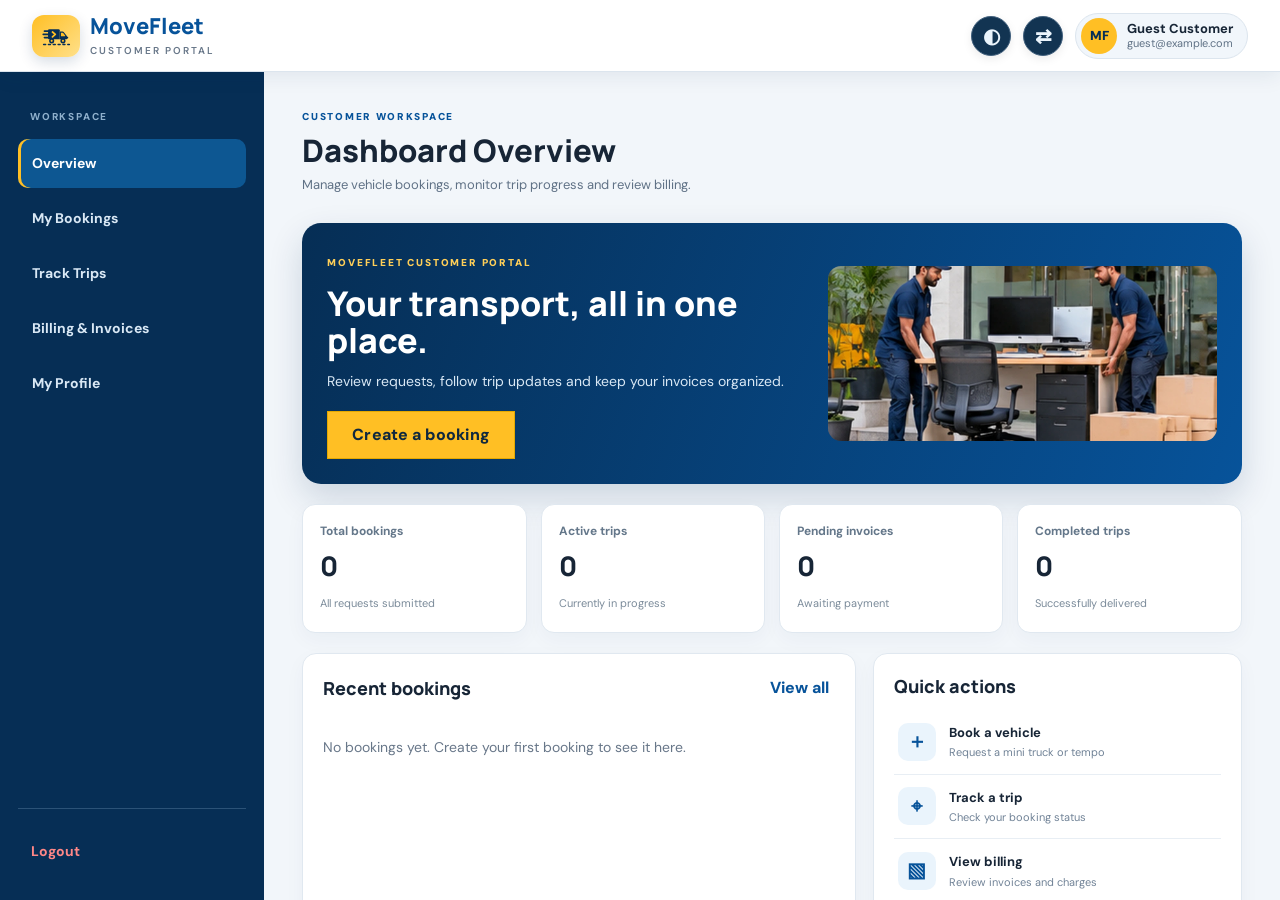
<file: dashboard.html>
<!doctype html>
<html lang="en">
<head>
  <meta charset="utf-8">
  <meta name="viewport" content="width=device-width,initial-scale=1">
  <meta name="description" content="MoveFleet customer dashboard for vehicle bookings, trip tracking and billing.">
  <title>Customer Dashboard | MoveFleet</title>
  <link rel="icon" type="image/svg+xml" href="assets/img/favicon.svg">
  <link rel="icon" type="image/png" href="assets/img/favicon.png">
  <link rel="stylesheet" href="assets/css/style.css">
</head>
<body class="dashboard-body">

<header class="navbar dash-navbar">
  <div class="dash-navinner">
    <div class="dash-nav-left">
      <button class="dash-ham-toggle" data-sidebar-toggle aria-label="Toggle dashboard menu">☰</button>
      <a class="brand" href="index.html">
        <span aria-hidden="true" class="brand-mark"><svg xmlns="http://www.w3.org/2000/svg" viewBox="0 0 36 32" fill="none" class="brand-logo-svg" aria-hidden="true"><path d="M3 10h4.5M1.5 14h6.5M3 18h4.5" stroke="#062e55" stroke-width="2" stroke-linecap="round"/><path d="M9.5 7.5h11a1.5 1.5 0 0 1 1.5 1.5v11H8.5a1 1 0 0 1-1-1v-10a1.5 1.5 0 0 1 1.5-1.5z" fill="#062e55"/><path d="M13 11l3.5 3-3.5 3" stroke="#ffbf24" stroke-width="2.2" stroke-linecap="round" stroke-linejoin="round"/><path d="M22 10.5h3.6a2 2 0 0 1 1.6.8l3.6 4.6a1.5 1.5 0 0 1 .6 1.1v2a1 1 0 0 1-1 1H22v-9.5z" fill="#062e55"/><path d="M23.5 12h2a1 1 0 0 1 .8.4l2.4 3.1a.5.5 0 0 1-.4.8H23.5v-4.3z" fill="#ffbf24"/><circle cx="31.5" cy="18" r="1.1" fill="#062e55"/><circle cx="12" cy="22" r="3.2" fill="#062e55"/><circle cx="12" cy="22" r="1.3" fill="#ffbf24"/><circle cx="26" cy="22" r="3.2" fill="#062e55"/><circle cx="26" cy="22" r="1.3" fill="#ffbf24"/><path d="M2 26.5h32" stroke="#062e55" stroke-width="1.8" stroke-linecap="round" stroke-dasharray="2.5 3.5"/></svg></span>
        <span>MoveFleet<small>CUSTOMER PORTAL</small></span>
      </a>
    </div>

    
    <div class="nav-actions dash-nav-actions">
      <button class="iconbtn theme-control" data-theme="" aria-label="Switch colour theme" title="Switch colour theme">◐</button>
      <button class="iconbtn rtl-control" data-dir="" aria-label="Switch text direction" title="Switch text direction">⇄</button>
      <div class="dash-user-nav" data-open-tab="profile" role="button" tabindex="0" title="View Profile">
        <div class="avatar">MF</div>
        <div class="dash-user-info">
          <strong class="dash-user-name">Guest Customer</strong>
          <small class="dash-email">guest@example.com</small>
        </div>
      </div>
    </div>
  </div>
</header>

<main class="dashboard">
  <aside class="sidebar" id="customerSidebar">
    <div class="side-mobile-head">
      <a class="side-brand" href="index.html">
        <span class="side-brand-mark"><svg xmlns="http://www.w3.org/2000/svg" viewBox="0 0 36 32" fill="none" class="brand-logo-svg" aria-hidden="true"><path d="M3 10h4.5M1.5 14h6.5M3 18h4.5" stroke="#062e55" stroke-width="2" stroke-linecap="round"/><path d="M9.5 7.5h11a1.5 1.5 0 0 1 1.5 1.5v11H8.5a1 1 0 0 1-1-1v-10a1.5 1.5 0 0 1 1.5-1.5z" fill="#062e55"/><path d="M13 11l3.5 3-3.5 3" stroke="#ffbf24" stroke-width="2.2" stroke-linecap="round" stroke-linejoin="round"/><path d="M22 10.5h3.6a2 2 0 0 1 1.6.8l3.6 4.6a1.5 1.5 0 0 1 .6 1.1v2a1 1 0 0 1-1 1H22v-9.5z" fill="#062e55"/><path d="M23.5 12h2a1 1 0 0 1 .8.4l2.4 3.1a.5.5 0 0 1-.4.8H23.5v-4.3z" fill="#ffbf24"/><circle cx="31.5" cy="18" r="1.1" fill="#062e55"/><circle cx="12" cy="22" r="3.2" fill="#062e55"/><circle cx="12" cy="22" r="1.3" fill="#ffbf24"/><circle cx="26" cy="22" r="3.2" fill="#062e55"/><circle cx="26" cy="22" r="1.3" fill="#ffbf24"/><path d="M2 26.5h32" stroke="#062e55" stroke-width="1.8" stroke-linecap="round" stroke-dasharray="2.5 3.5"/></svg></span>
        <span>MoveFleet<small>CUSTOMER PORTAL</small></span>
      </a>
      <button class="side-close-btn" data-sidebar-toggle aria-label="Close sidebar">✕</button>
    </div>
    <div class="side-label">WORKSPACE</div>
    <button class="side-link active" data-dash-tab="overview">Overview</button>
    <button class="side-link" data-dash-tab="bookings">My Bookings</button>
    <button class="side-link" data-dash-tab="tracking">Track Trips</button>
    <button class="side-link" data-dash-tab="billing">Billing &amp; Invoices</button>
    <button class="side-link" data-dash-tab="profile">My Profile</button>
    <div class="side-bottom">
      <button data-logout class="side-link side-logout-btn">Logout</button>
    </div>
  </aside>

  <section class="dash-main">
    <header class="dash-top">
      <div class="dash-heading">
        <div>
          <span class="dash-kicker">CUSTOMER WORKSPACE</span>
          <h1 id="dashTitle">Dashboard Overview</h1>
          <p id="dashSubtitle">Manage vehicle bookings, monitor trip progress and review billing.</p>
        </div>
      </div>
    </header>

    <section class="dash-view active" data-dash-panel="overview">
      <div class="dash-welcome">
        <div>
          <span>MOVEFLEET CUSTOMER PORTAL</span>
          <h2>Your transport, all in one place.</h2>
          <p>Review requests, follow trip updates and keep your invoices organized.</p>
          <a class="btn btn-primary" href="index.html#quick-book">Create a booking</a>
        </div>
        <img src="assets/img/transport-photo-47.webp" alt="Cargo vehicle ready for local delivery">
      </div>
      <div class="dash-cards">
        <div class="dash-stat">
          <span>Total bookings</span>
          <strong id="totalBookings">0</strong>
          <small>All requests submitted</small>
        </div>
        <div class="dash-stat">
          <span>Active trips</span>
          <strong id="activeTrips">0</strong>
          <small>Currently in progress</small>
        </div>
        <div class="dash-stat">
          <span>Pending invoices</span>
          <strong id="pendingInvoices">0</strong>
          <small>Awaiting payment</small>
        </div>
        <div class="dash-stat">
          <span>Completed trips</span>
          <strong id="completedTrips">0</strong>
          <small>Successfully delivered</small>
        </div>
      </div>
      <div class="dash-columns">
        <section class="dash-panel">
          <div class="panel-heading">
            <h2>Recent bookings</h2>
            <button class="dash-text-btn" data-open-tab="bookings">View all</button>
          </div>
          <div data-booking-list><p class="empty">No bookings yet.</p></div>
        </section>
        <section class="dash-panel">
          <div class="panel-heading"><h2>Quick actions</h2></div>
          <a class="quick-action" href="index.html#quick-book">
            <span>＋</span>
            <div>
              <strong>Book a vehicle</strong>
              <small>Request a mini truck or tempo</small>
            </div>
          </a>
          <button class="quick-action" data-open-tab="tracking">
            <span>⌖</span>
            <div>
              <strong>Track a trip</strong>
              <small>Check your booking status</small>
            </div>
          </button>
          <button class="quick-action" data-open-tab="billing">
            <span>▧</span>
            <div>
              <strong>View billing</strong>
              <small>Review invoices and charges</small>
            </div>
          </button>
        </section>
      </div>
    </section>

    <section class="dash-view" data-dash-panel="bookings">
      <div class="dash-actions">
        <a class="btn btn-primary" href="index.html#quick-book">New Booking</a>
        <a class="btn btn-outline" href="fleet.html">Browse Fleet</a>
      </div>
      <section class="dash-panel">
        <div class="panel-heading">
          <h2>All booking requests</h2>
          <span class="panel-note">Saved booking requests</span>
        </div>
        <div data-all-bookings><p class="empty">No bookings found.</p></div>
      </section>
    </section>

    <section class="dash-view" data-dash-panel="tracking">
      <div class="dash-columns">
        <section class="dash-panel">
          <h2>Track your trip</h2>
          <p class="panel-note">Enter your booking reference to see its latest status.</p>
          <form id="trackForm">
            <div class="field">
              <label for="trackRef">Booking reference</label>
              <input id="trackRef" placeholder="Example: MF1234567" required>
            </div>
            <button class="btn btn-blue" style="margin-top:14px">Track booking</button>
            <div class="notice" id="trackResult"></div>
          </form>
        </section>
        <section class="dash-panel">
          <h2>Trip status guide</h2>
          <div class="status-guide">
            <div>
              <b class="status-dot pending"></b>
              <span><strong>Pending</strong><small>Request received, awaiting confirmation</small></span>
            </div>
            <div>
              <b class="status-dot progress"></b>
              <span><strong>In progress</strong><small>Vehicle assigned or trip underway</small></span>
            </div>
            <div>
              <b class="status-dot done"></b>
              <span><strong>Completed</strong><small>Delivery marked as completed</small></span>
            </div>
          </div>
        </section>
      </div>
    </section>

    <section class="dash-view" data-dash-panel="billing">
      <section class="dash-panel">
        <div class="panel-heading">
          <h2>Billing &amp; invoices</h2>
          <span class="panel-note">Invoice details for confirmed bookings</span>
        </div>
        <div class="billing-summary">
          <div><span>Estimated charges</span><strong>Quote on request</strong></div>
          <div><span>Payment records</span><strong>Not connected</strong></div>
          <div><span>Outstanding</span><strong>Not available</strong></div>
        </div>
        <div class="table-wrap">
          <table class="billing-table">
            <thead>
              <tr>
                <th>Booking reference</th>
                <th>Route</th>
                <th>Vehicle</th>
                <th>Booking date</th>
                <th>Status</th>
                <th>Amount</th>
              </tr>
            </thead>
            <tbody id="billingRows">
              <tr><td colspan="6">No billing records available yet.</td></tr>
            </tbody>
          </table>
        </div>
      </section>
    </section>

    <section class="dash-view" data-dash-panel="profile">
      <section class="dash-panel profile-panel">
        <h2>My profile</h2>
        <div class="profile-row">
          <span>Customer name</span>
          <strong class="dash-user-name">Guest Customer</strong>
        </div>
        <div class="profile-row">
          <span>Email address</span>
          <strong class="dash-email">guest@example.com</strong>
        </div>
        <div class="profile-row">
          <span>Account type</span>
          <strong>Customer portal</strong>
        </div>
        <p class="panel-note">Profile editing becomes available after connecting the production account service.</p>
      </section>
    </section>

    <p class="dash-disclaimer">Demo portal: bookings are stored in this browser only. Live GPS tracking, confirmed invoices, payment records and secure account data require backend integration.</p>
  </section>
</main>

<script src="assets/js/app.js"></script>
<script>
(()=>{
 const $=(s,r=document)=>r.querySelector(s), $$=(s,r=document)=>[...r.querySelectorAll(s)];
 const titles={overview:["Dashboard Overview","Manage vehicle bookings, monitor trip progress and review billing."],bookings:["My Bookings","View all your vehicle booking requests."],tracking:["Track Trips","Check the current status of a booking reference."],billing:["Billing & Invoices","Review invoice records and charges."],profile:["My Profile","Your customer account information."]};
 const read=()=>{try{return JSON.parse(localStorage.getItem("mf-bookings")||"[]")}catch(e){return[]}};
 const esc=s=>String(s??"").replace(/[&<>"']/g,c=>({"&":"&amp;","<":"&lt;",">":"&gt;",'"':"&quot;","'":"&#39;"}[c]));
 function openTab(tab){$$("[data-dash-panel]").forEach(p=>p.classList.toggle("active",p.dataset.dashPanel===tab));$$("[data-dash-tab]").forEach(b=>b.classList.toggle("active",b.dataset.dashTab===tab));$("#dashTitle").textContent=titles[tab][0];$("#dashSubtitle").textContent=titles[tab][1];$("#customerSidebar")?.classList.remove("open")}
 $$("[data-dash-tab]").forEach(b=>b.addEventListener("click",()=>openTab(b.dataset.dashTab)));
 $$("[data-open-tab]").forEach(b=>b.addEventListener("click",()=>openTab(b.dataset.openTab)));
 const data=read(), done=data.filter(x=>(x.status||"").toLowerCase()==="completed").length, active=data.filter(x=>(x.status||"").toLowerCase()==="in progress").length;
 $("#totalBookings").textContent=data.length;$("#activeTrips").textContent=active;$("#completedTrips").textContent=done;$("#pendingInvoices").textContent=data.filter(x=>!x.invoicePaid).length;
 const rows=data.map(b=>`<div class="booking-row"><div><strong>${esc(b.vehicle||"Vehicle booking")} · ${esc(b.from||"Pickup")} → ${esc(b.to||"Drop")}</strong><small>${esc(b.date||b.created||"")} · ${esc(b.id)}</small></div><span class="status">${esc(b.status||"Pending")}</span></div>`).join("");
 $("[data-booking-list]").innerHTML=rows.slice(0,4)||'<p class="empty">No bookings yet. Create your first booking to see it here.</p>';
 $("[data-all-bookings]").innerHTML=rows||'<p class="empty">No bookings found.</p>';
 $("#billingRows").innerHTML=data.length?data.map(b=>`<tr><td>${esc(b.id)}</td><td>${esc(b.from||"—")} → ${esc(b.to||"—")}</td><td>${esc(b.vehicle||"—")}</td><td>${esc(b.date||b.created||"—")}</td><td>${esc(b.status||"Pending")}</td><td>Quote on request</td></tr>`).join(""):'<tr><td colspan="6">No billing records available yet.</td></tr>';
 $("#trackForm").addEventListener("submit",e=>{e.preventDefault();const id=$("#trackRef").value.trim().toLowerCase(),b=data.find(x=>(x.id||"").toLowerCase()===id),n=$("#trackResult");n.textContent=b?`Booking ${b.id}: ${b.status||"Pending"} · ${b.from||"Pickup"} to ${b.to||"Drop"}`:"No matching booking found in this browser demo.";n.style.display="block"});
 const user=(()=>{try{return JSON.parse(localStorage.getItem("mf-user")||"null")}catch(e){return null}})();
 if(user){
   $$(".dash-user-name").forEach(x=>x.textContent=user.name||"Customer");
   $$(".dash-email").forEach(x=>x.textContent=user.email||"customer@example.com");
   if(user.name){$$(".avatar").forEach(a=>a.textContent=(user.name.slice(0,2)).toUpperCase())}
 }

})();
</script>
</body>
</html>
</file>
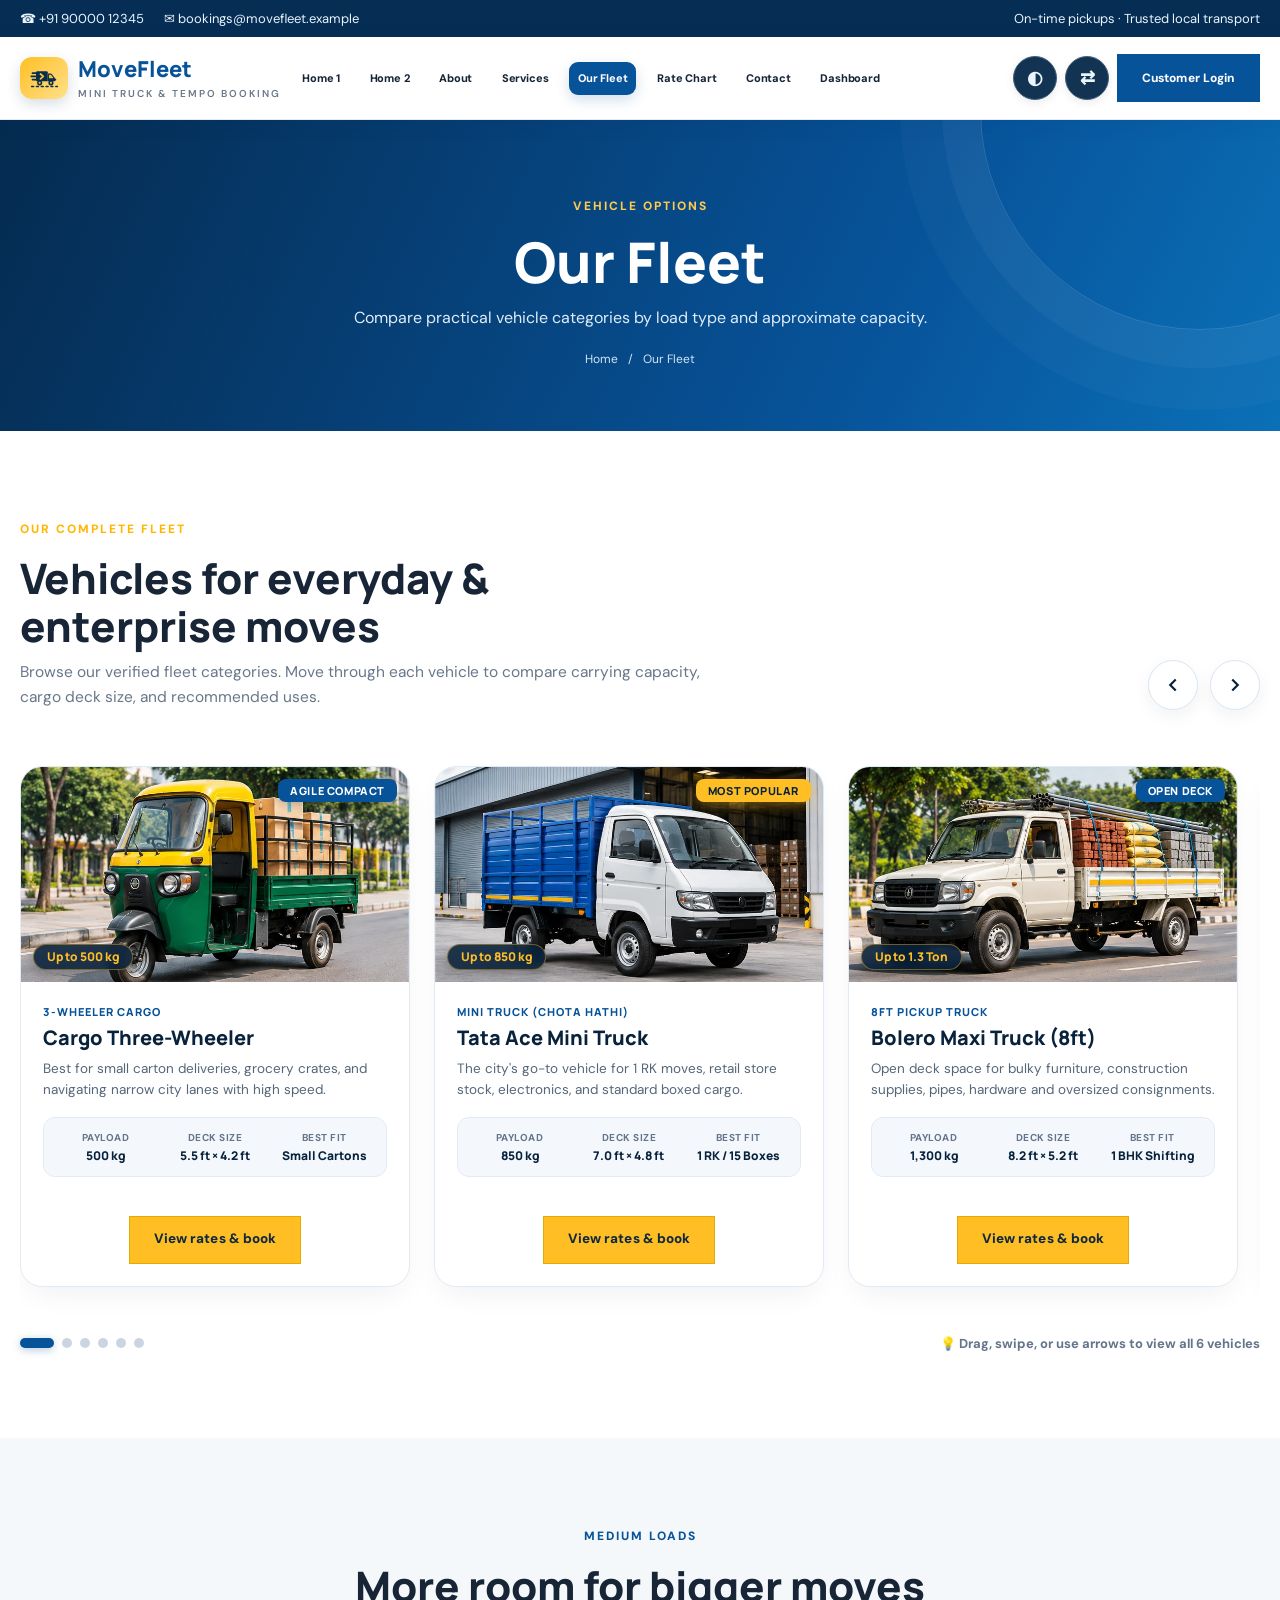
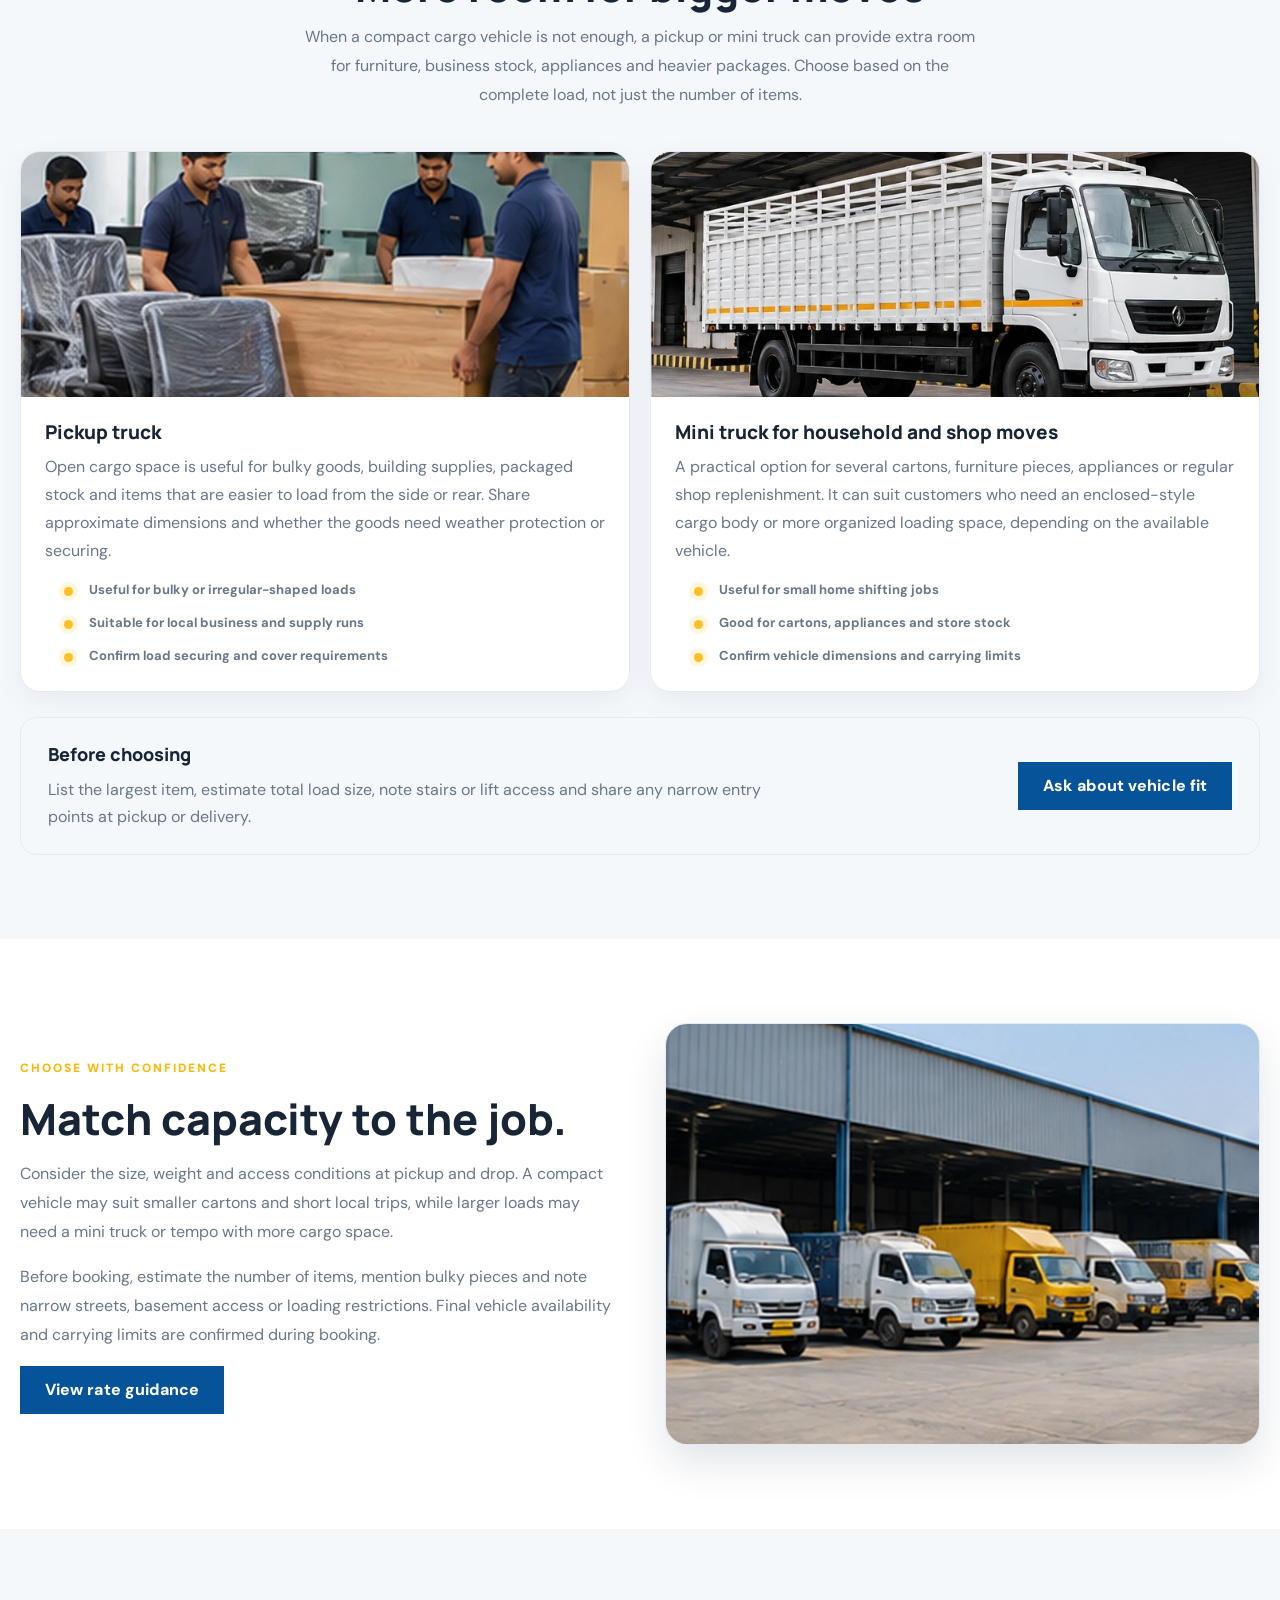
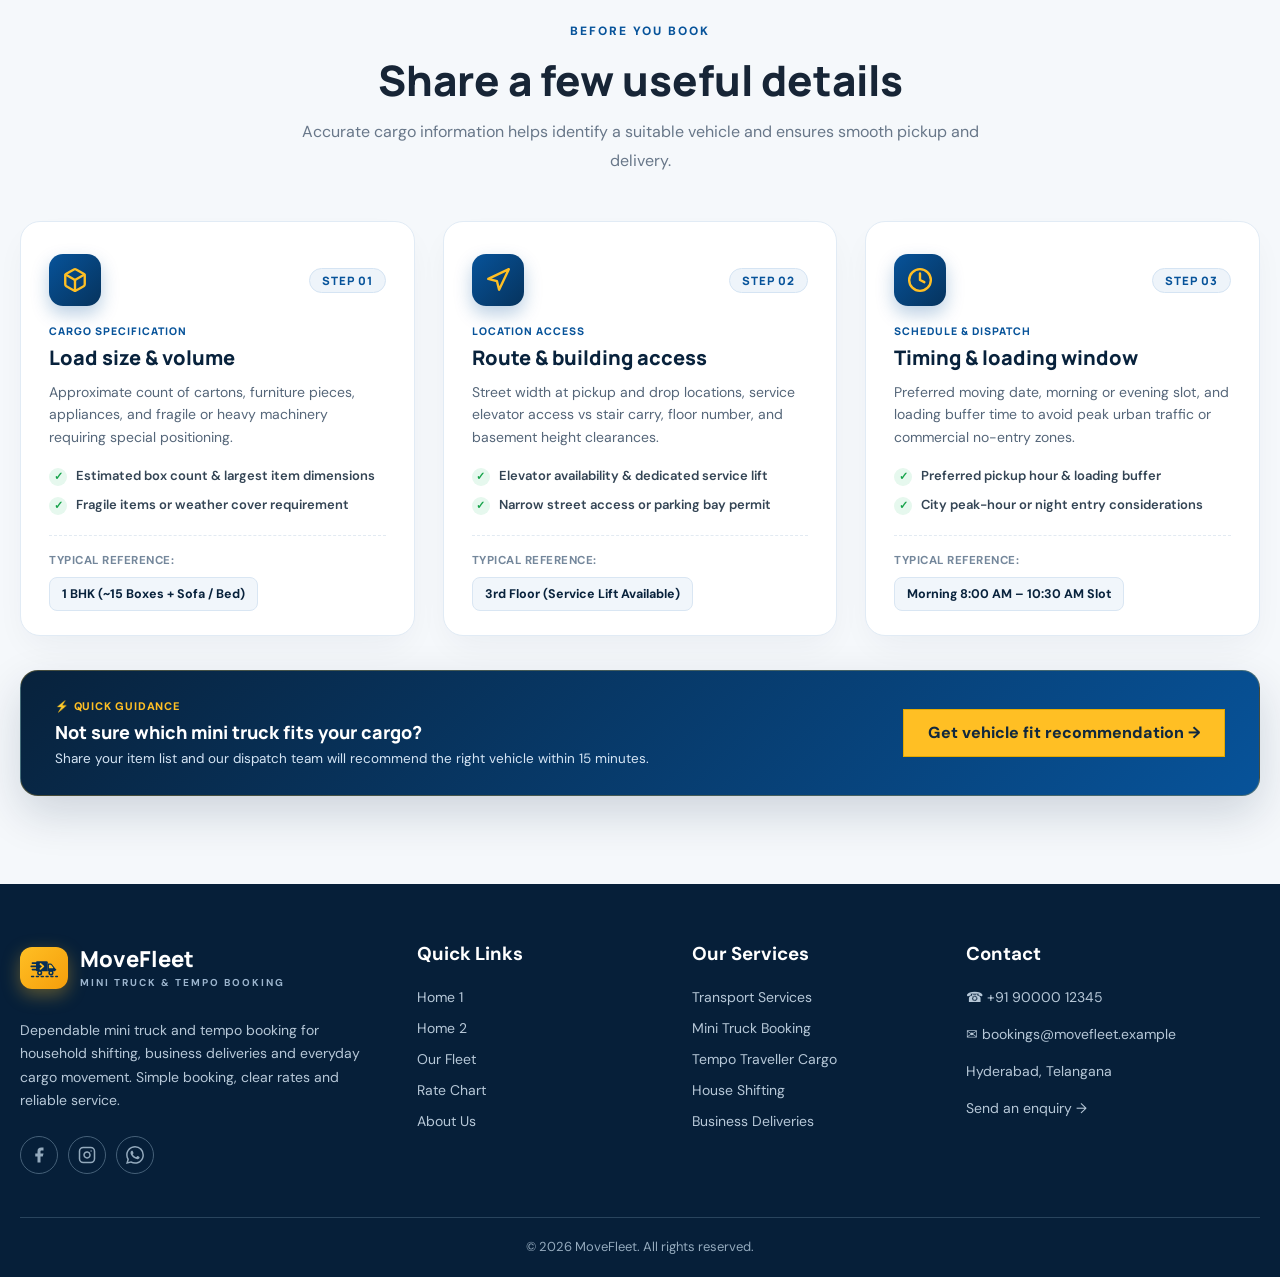
<file: fleet.html>
﻿<!DOCTYPE html>

<html lang="en"><head><meta charset="utf-8"/><meta content="width=device-width,initial-scale=1" name="viewport"/><meta content="Explore mini trucks, pickup trucks and tempo vehicles for local cargo." name="description"/><title>Our Fleet | MoveFleet</title><link rel="icon" type="image/svg+xml" href="assets/img/favicon.svg">
  <link rel="icon" type="image/png" href="assets/img/favicon.png"><link href="assets/css/style.css" rel="stylesheet"/></head><body><div class="topbar"><div class="container"><div><span>☎ +91 90000 12345</span><span>✉ bookings@movefleet.example</span></div><div>On-time pickups · Trusted local transport</div></div></div><header class="navbar"><div class="container navinner"><a class="brand" href="index.html"><span aria-hidden="true" class="brand-mark"><svg xmlns="http://www.w3.org/2000/svg" viewBox="0 0 36 32" fill="none" class="brand-logo-svg" aria-hidden="true"><path d="M3 10h4.5M1.5 14h6.5M3 18h4.5" stroke="#062e55" stroke-width="2" stroke-linecap="round"/><path d="M9.5 7.5h11a1.5 1.5 0 0 1 1.5 1.5v11H8.5a1 1 0 0 1-1-1v-10a1.5 1.5 0 0 1 1.5-1.5z" fill="#062e55"/><path d="M13 11l3.5 3-3.5 3" stroke="#ffbf24" stroke-width="2.2" stroke-linecap="round" stroke-linejoin="round"/><path d="M22 10.5h3.6a2 2 0 0 1 1.6.8l3.6 4.6a1.5 1.5 0 0 1 .6 1.1v2a1 1 0 0 1-1 1H22v-9.5z" fill="#062e55"/><path d="M23.5 12h2a1 1 0 0 1 .8.4l2.4 3.1a.5.5 0 0 1-.4.8H23.5v-4.3z" fill="#ffbf24"/><circle cx="31.5" cy="18" r="1.1" fill="#062e55"/><circle cx="12" cy="22" r="3.2" fill="#062e55"/><circle cx="12" cy="22" r="1.3" fill="#ffbf24"/><circle cx="26" cy="22" r="3.2" fill="#062e55"/><circle cx="26" cy="22" r="1.3" fill="#ffbf24"/><path d="M2 26.5h32" stroke="#062e55" stroke-width="1.8" stroke-linecap="round" stroke-dasharray="2.5 3.5"/></svg></span><span>MoveFleet<small>MINI TRUCK &amp; TEMPO BOOKING</small></span></a><nav class="navlinks"><a href="index.html">Home 1</a><a href="home-2.html">Home 2</a><a href="about.html">About</a><a href="services.html">Services</a><a href="fleet.html">Our Fleet</a><a href="rates.html">Rate Chart</a><a href="contact.html">Contact</a><a href="dashboard.html">Dashboard</a></nav><div class="nav-actions"><button class="iconbtn theme-control" data-theme="" aria-label="Switch colour theme" title="Switch colour theme">◐</button><button class="iconbtn rtl-control" data-dir="" aria-label="Switch text direction" title="Switch text direction">⇄</button><a class="btn btn-blue" href="login.html">Customer Login</a></div><button aria-expanded="false" aria-label="Open menu" class="hamb">☰</button></div><div class="mobile-menu"><a href="index.html">Home 1</a><a href="home-2.html">Home 2</a><a href="about.html">About</a><a href="services.html">Services</a><a href="fleet.html">Our Fleet</a><a href="rates.html">Rate Chart</a><a href="contact.html">Contact</a><a href="dashboard.html">Customer Dashboard</a><a href="login.html">Customer Login</a><div class="mobile-controls"><button class="iconbtn theme-control" data-theme="" aria-label="Switch colour theme" title="Switch colour theme">◐</button><button class="iconbtn rtl-control" data-dir="" aria-label="Switch text direction" title="Switch text direction">⇄</button></div></div></header><main><section class="page-hero premium-page-hero"><div class="container reveal"><span class="eyebrow">VEHICLE OPTIONS</span><h1>Our Fleet</h1><p>Compare practical vehicle categories by load type and approximate capacity.</p><div class="breadcrumb"><a href="index.html">Home</a><span>/</span><span>Our Fleet</span></div></div></section><section class="section fleet-carousel-section" id="fleet-showcase">
 <div class="container">
  <div class="fleet-carousel-header reveal">
   <div class="carousel-title-group">
    <span class="eyebrow">OUR COMPLETE FLEET</span>
    <h2>Vehicles for everyday &amp; enterprise moves</h2>
    <p>Browse our verified fleet categories. Move through each vehicle to compare carrying capacity, cargo deck size, and recommended uses.</p>
   </div>
   <div class="carousel-controls" aria-label="Fleet slider controls">
    <button class="carousel-arrow prev" data-fleet-prev aria-label="Previous vehicle">
     <svg viewBox="0 0 24 24" fill="none" stroke="currentColor" stroke-width="2.5"><polyline points="15 18 9 12 15 6"></polyline></svg>
    </button>
    <button class="carousel-arrow next" data-fleet-next aria-label="Next vehicle">
     <svg viewBox="0 0 24 24" fill="none" stroke="currentColor" stroke-width="2.5"><polyline points="9 18 15 12 9 6"></polyline></svg>
    </button>
   </div>
  </div>

  <div class="fleet-carousel-wrapper">
   <div class="fleet-carousel-track" data-fleet-track tabindex="0" role="region" aria-label="Vehicles carousel">
    
    <!-- Vehicle 1: 3-Wheeler -->
    <article class="fleet-slide-card" data-index="0">
     <div class="fleet-slide-media">
      <img src="assets/img/cargo-threewheeler.webp" alt="Cargo three-wheeler" loading="lazy" />
      <span class="fleet-badge-pill capacity">Up to 500 kg</span>
      <span class="fleet-badge-pill tag">Agile Compact</span>
     </div>
     <div class="fleet-slide-body">
      <div class="fleet-card-eyebrow">3-WHEELER CARGO</div>
      <h3>Cargo Three-Wheeler</h3>
      <p>Best for small carton deliveries, grocery crates, and navigating narrow city lanes with high speed.</p>
      
      <div class="fleet-specs-grid">
       <div class="spec-cell">
        <span class="spec-label">Payload</span>
        <strong>500 kg</strong>
       </div>
       <div class="spec-cell">
        <span class="spec-label">Deck Size</span>
        <strong>5.5 ft × 4.2 ft</strong>
       </div>
       <div class="spec-cell">
        <span class="spec-label">Best Fit</span>
        <strong>Small Cartons</strong>
       </div>
      </div>
      
      <div class="fleet-card-action">
       <a class="btn btn-primary" href="rates.html">View rates &amp; book</a>
      </div>
     </div>
    </article>

    <!-- Vehicle 2: Tata Ace Mini Truck -->
    <article class="fleet-slide-card" data-index="1">
     <div class="fleet-slide-media">
      <img src="assets/img/mini-truck.webp" alt="Tata Ace Mini Truck" loading="lazy" />
      <span class="fleet-badge-pill capacity">Up to 850 kg</span>
      <span class="fleet-badge-pill tag highlight">Most Popular</span>
     </div>
     <div class="fleet-slide-body">
      <div class="fleet-card-eyebrow">MINI TRUCK (CHOTA HATHI)</div>
      <h3>Tata Ace Mini Truck</h3>
      <p>The city's go-to vehicle for 1 RK moves, retail store stock, electronics, and standard boxed cargo.</p>
      
      <div class="fleet-specs-grid">
       <div class="spec-cell">
        <span class="spec-label">Payload</span>
        <strong>850 kg</strong>
       </div>
       <div class="spec-cell">
        <span class="spec-label">Deck Size</span>
        <strong>7.0 ft × 4.8 ft</strong>
       </div>
       <div class="spec-cell">
        <span class="spec-label">Best Fit</span>
        <strong>1 RK / 15 Boxes</strong>
       </div>
      </div>
      
      <div class="fleet-card-action">
       <a class="btn btn-primary" href="rates.html">View rates &amp; book</a>
      </div>
     </div>
    </article>

    <!-- Vehicle 3: Bolero Maxi Truck Pickup -->
    <article class="fleet-slide-card" data-index="2">
     <div class="fleet-slide-media">
      <img src="assets/img/pickup-truck.webp" alt="Bolero Maxi Truck 8ft Pickup" loading="lazy" />
      <span class="fleet-badge-pill capacity">Up to 1.3 Ton</span>
      <span class="fleet-badge-pill tag">Open Deck</span>
     </div>
     <div class="fleet-slide-body">
      <div class="fleet-card-eyebrow">8FT PICKUP TRUCK</div>
      <h3>Bolero Maxi Truck (8ft)</h3>
      <p>Open deck space for bulky furniture, construction supplies, pipes, hardware and oversized consignments.</p>
      
      <div class="fleet-specs-grid">
       <div class="spec-cell">
        <span class="spec-label">Payload</span>
        <strong>1,300 kg</strong>
       </div>
       <div class="spec-cell">
        <span class="spec-label">Deck Size</span>
        <strong>8.2 ft × 5.2 ft</strong>
       </div>
       <div class="spec-cell">
        <span class="spec-label">Best Fit</span>
        <strong>1 BHK Shifting</strong>
       </div>
      </div>
      
      <div class="fleet-card-action">
       <a class="btn btn-primary" href="rates.html">View rates &amp; book</a>
      </div>
     </div>
    </article>

    <!-- Vehicle 4: Tata 407 Tempo -->
    <article class="fleet-slide-card" data-index="3">
     <div class="fleet-slide-media">
      <img src="assets/img/hero-truck.webp" alt="Tata 407 10ft Tempo" loading="lazy" />
      <span class="fleet-badge-pill capacity">Up to 2.5 Ton</span>
      <span class="fleet-badge-pill tag">Medium Commercial</span>
     </div>
     <div class="fleet-slide-body">
      <div class="fleet-card-eyebrow">10FT TEMPO TRUCK</div>
      <h3>Tata 407 Tempo (10ft)</h3>
      <p>Ideal for 2 BHK household moves, heavy machinery, office furniture, and bulk distributor supplies.</p>
      
      <div class="fleet-specs-grid">
       <div class="spec-cell">
        <span class="spec-label">Payload</span>
        <strong>2,500 kg</strong>
       </div>
       <div class="spec-cell">
        <span class="spec-label">Deck Size</span>
        <strong>10.0 ft × 6.0 ft</strong>
       </div>
       <div class="spec-cell">
        <span class="spec-label">Best Fit</span>
        <strong>2 BHK Shifting</strong>
       </div>
      </div>
      
      <div class="fleet-card-action">
       <a class="btn btn-primary" href="rates.html">View rates &amp; book</a>
      </div>
     </div>
    </article>

    <!-- Vehicle 5: 14ft Covered Container -->
    <article class="fleet-slide-card" data-index="4">
     <div class="fleet-slide-media">
      <img src="assets/img/container-14ft.webp" alt="14ft Covered Container Tempo" loading="lazy" />
      <span class="fleet-badge-pill capacity">Up to 3.8 Ton</span>
      <span class="fleet-badge-pill tag">All-Weather Closed</span>
     </div>
     <div class="fleet-slide-body">
      <div class="fleet-card-eyebrow">14FT CLOSED CONTAINER</div>
      <h3>14ft Covered Container</h3>
      <p>Weather-sealed container for full 3 BHK homes, sensitive electronics, commercial logistics, and long routes.</p>
      
      <div class="fleet-specs-grid">
       <div class="spec-cell">
        <span class="spec-label">Payload</span>
        <strong>3,800 kg</strong>
       </div>
       <div class="spec-cell">
        <span class="spec-label">Deck Size</span>
        <strong>14.0 ft × 6.5 ft</strong>
       </div>
       <div class="spec-cell">
        <span class="spec-label">Best Fit</span>
        <strong>3 BHK / Corporate</strong>
       </div>
      </div>
      
      <div class="fleet-card-action">
       <a class="btn btn-primary" href="rates.html">View rates &amp; book</a>
      </div>
     </div>
    </article>

    <!-- Vehicle 6: 19ft Commercial Heavy Truck -->
    <article class="fleet-slide-card" data-index="5">
     <div class="fleet-slide-media">
      <img src="assets/img/tempo-truck.webp" alt="19ft Commercial Heavy Truck" loading="lazy" />
      <span class="fleet-badge-pill capacity">Up to 7.0 Ton</span>
      <span class="fleet-badge-pill tag highlight">Heavy Duty</span>
     </div>
     <div class="fleet-slide-body">
      <div class="fleet-card-eyebrow">19FT HEAVY COMMERCIAL</div>
      <h3>19ft Commercial Truck</h3>
      <p>High-capacity heavy transport designed for industrial loads, factory dispatch, and full corporate relocations.</p>
      
      <div class="fleet-specs-grid">
       <div class="spec-cell">
        <span class="spec-label">Payload</span>
        <strong>7,000 kg</strong>
       </div>
       <div class="spec-cell">
        <span class="spec-label">Deck Size</span>
        <strong>19.0 ft × 7.2 ft</strong>
       </div>
       <div class="spec-cell">
        <span class="spec-label">Best Fit</span>
        <strong>Industrial &amp; Warehouse</strong>
       </div>
      </div>
      
      <div class="fleet-card-action">
       <a class="btn btn-primary" href="rates.html">View rates &amp; book</a>
      </div>
     </div>
    </article>

   </div>
  </div>

  <!-- Carousel Pagination Dots & Indicator -->
  <div class="fleet-carousel-footer reveal">
   <div class="carousel-dots" data-fleet-dots aria-label="Slide indicators">
    <button class="dot active" data-index="0" aria-label="Go to slide 1"></button>
    <button class="dot" data-index="1" aria-label="Go to slide 2"></button>
    <button class="dot" data-index="2" aria-label="Go to slide 3"></button>
    <button class="dot" data-index="3" aria-label="Go to slide 4"></button>
    <button class="dot" data-index="4" aria-label="Go to slide 5"></button>
    <button class="dot" data-index="5" aria-label="Go to slide 6"></button>
   </div>
   <div class="carousel-hint">
    <span>💡 Drag, swipe, or use arrows to view all 6 vehicles</span>
   </div>
  </div>
 </div>
</section><section class="section soft"><div class="container"><div class="section-head reveal"><span class="eyebrow">MEDIUM LOADS</span><h2>More room for bigger moves</h2><p>When a compact cargo vehicle is not enough, a pickup or mini truck can provide extra room for furniture, business stock, appliances and heavier packages. Choose based on the complete load, not just the number of items.</p></div>
<div class="visual-grid two fleet-medium-grid">
 <article class="visual-card reveal"><img alt="Pickup truck ready for medium-sized cargo" loading="lazy" src="assets/img/transport-photo-22.webp"/><div><h3>Pickup truck</h3><p>Open cargo space is useful for bulky goods, building supplies, packaged stock and items that are easier to load from the side or rear. Share approximate dimensions and whether the goods need weather protection or securing.</p><ul class="clean-list"><li>Useful for bulky or irregular-shaped loads</li><li>Suitable for local business and supply runs</li><li>Confirm load securing and cover requirements</li></ul></div></article>
 <article class="visual-card reveal"><img alt="Mini truck carrying household furniture and cartons" loading="lazy" src="assets/img/transport-photo-28.webp"/><div><h3>Mini truck for household and shop moves</h3><p>A practical option for several cartons, furniture pieces, appliances or regular shop replenishment. It can suit customers who need an enclosed-style cargo body or more organized loading space, depending on the available vehicle.</p><ul class="clean-list"><li>Useful for small home shifting jobs</li><li>Good for cartons, appliances and store stock</li><li>Confirm vehicle dimensions and carrying limits</li></ul></div></article>
</div>
<div class="fleet-detail-strip reveal"><div><strong>Before choosing</strong><p>List the largest item, estimate total load size, note stairs or lift access and share any narrow entry points at pickup or delivery.</p></div><a class="btn btn-blue" href="contact.html">Ask about vehicle fit</a></div></div></section><section class="section"><div class="container split-story"><div class="story-copy reveal"><span class="eyebrow">CHOOSE WITH CONFIDENCE</span><h2>Match capacity to the job.</h2><p>Consider the size, weight and access conditions at pickup and drop. A compact vehicle may suit smaller cartons and short local trips, while larger loads may need a mini truck or tempo with more cargo space.</p><p>Before booking, estimate the number of items, mention bulky pieces and note narrow streets, basement access or loading restrictions. Final vehicle availability and carrying limits are confirmed during booking.</p><a class="btn btn-blue" href="rates.html">View rate guidance</a></div><div class="feature-visual reveal"><img alt="Tempo truck with cargo space for larger loads" loading="lazy" src="assets/img/transport-photo-23.webp"/></div></div></section><section class="section soft fleet-prep-section" id="booking-prep">
 <div class="container">
  <div class="section-head reveal">
   <span class="eyebrow">BEFORE YOU BOOK</span>
   <h2>Share a few useful details</h2>
   <p>Accurate cargo information helps identify a suitable vehicle and ensures smooth pickup and delivery.</p>
  </div>
  <div class="prep-grid">
   <!-- Card 1: Load Size -->
   <article class="prep-card reveal">
    <div class="prep-card-top">
     <div class="prep-icon-wrap" aria-hidden="true">
      <svg class="prep-icon" viewBox="0 0 24 24" fill="none" stroke="currentColor" stroke-width="2" stroke-linecap="round" stroke-linejoin="round">
       <path d="M21 16V8a2 2 0 0 0-1-1.73l-7-4a2 2 0 0 0-2 0l-7 4A2 2 0 0 0 3 8v8a2 2 0 0 0 1 1.73l7 4a2 2 0 0 0 2 0l7-4A2 2 0 0 0 21 16z"></path>
       <polyline points="3.27 6.96 12 12.01 20.73 6.96"></polyline>
       <line x1="12" y1="22.08" x2="12" y2="12"></line>
      </svg>
     </div>
     <span class="prep-step-pill">STEP 01</span>
    </div>
    <div class="prep-card-body">
     <span class="prep-category">CARGO SPECIFICATION</span>
     <h3>Load size &amp; volume</h3>
     <p>Approximate count of cartons, furniture pieces, appliances, and fragile or heavy machinery requiring special positioning.</p>
     <ul class="prep-checklist">
      <li><span class="check-dot">✓</span> Estimated box count &amp; largest item dimensions</li>
      <li><span class="check-dot">✓</span> Fragile items or weather cover requirement</li>
     </ul>
    </div>
    <div class="prep-card-footer">
     <span class="prep-example-label">Typical reference:</span>
     <span class="prep-example-tag">1 BHK (~15 Boxes + Sofa / Bed)</span>
    </div>
   </article>

   <!-- Card 2: Route Access -->
   <article class="prep-card reveal">
    <div class="prep-card-top">
     <div class="prep-icon-wrap" aria-hidden="true">
      <svg class="prep-icon" viewBox="0 0 24 24" fill="none" stroke="currentColor" stroke-width="2" stroke-linecap="round" stroke-linejoin="round">
       <polygon points="3 11 22 2 13 21 11 13 3 11"></polygon>
      </svg>
     </div>
     <span class="prep-step-pill">STEP 02</span>
    </div>
    <div class="prep-card-body">
     <span class="prep-category">LOCATION ACCESS</span>
     <h3>Route &amp; building access</h3>
     <p>Street width at pickup and drop locations, service elevator access vs stair carry, floor number, and basement height clearances.</p>
     <ul class="prep-checklist">
      <li><span class="check-dot">✓</span> Elevator availability &amp; dedicated service lift</li>
      <li><span class="check-dot">✓</span> Narrow street access or parking bay permit</li>
     </ul>
    </div>
    <div class="prep-card-footer">
     <span class="prep-example-label">Typical reference:</span>
     <span class="prep-example-tag">3rd Floor (Service Lift Available)</span>
    </div>
   </article>

   <!-- Card 3: Timing -->
   <article class="prep-card reveal">
    <div class="prep-card-top">
     <div class="prep-icon-wrap" aria-hidden="true">
      <svg class="prep-icon" viewBox="0 0 24 24" fill="none" stroke="currentColor" stroke-width="2" stroke-linecap="round" stroke-linejoin="round">
       <circle cx="12" cy="12" r="10"></circle>
       <polyline points="12 6 12 12 16 14"></polyline>
      </svg>
     </div>
     <span class="prep-step-pill">STEP 03</span>
    </div>
    <div class="prep-card-body">
     <span class="prep-category">SCHEDULE &amp; DISPATCH</span>
     <h3>Timing &amp; loading window</h3>
     <p>Preferred moving date, morning or evening slot, and loading buffer time to avoid peak urban traffic or commercial no-entry zones.</p>
     <ul class="prep-checklist">
      <li><span class="check-dot">✓</span> Preferred pickup hour &amp; loading buffer</li>
      <li><span class="check-dot">✓</span> City peak-hour or night entry considerations</li>
     </ul>
    </div>
    <div class="prep-card-footer">
     <span class="prep-example-label">Typical reference:</span>
     <span class="prep-example-tag">Morning 8:00 AM – 10:30 AM Slot</span>
    </div>
   </article>
  </div>

  <!-- Bottom Interactive Helper Banner -->
  <div class="prep-cta-banner reveal">
   <div class="prep-cta-copy">
    <div class="prep-cta-badge">⚡ Quick Guidance</div>
    <strong>Not sure which mini truck fits your cargo?</strong>
    <span>Share your item list and our dispatch team will recommend the right vehicle within 15 minutes.</span>
   </div>
   <div class="prep-cta-action">
    <a class="btn btn-primary" href="contact.html">Get vehicle fit recommendation →</a>
   </div>
  </div>
 </div>
</section></main><footer class="footer"><div class="container"><div class="footer-grid"><div><a class="brand footer-brand" href="index.html"><span aria-hidden="true" class="brand-mark"><svg xmlns="http://www.w3.org/2000/svg" viewBox="0 0 36 32" fill="none" class="brand-logo-svg" aria-hidden="true"><path d="M3 10h4.5M1.5 14h6.5M3 18h4.5" stroke="#062e55" stroke-width="2" stroke-linecap="round"/><path d="M9.5 7.5h11a1.5 1.5 0 0 1 1.5 1.5v11H8.5a1 1 0 0 1-1-1v-10a1.5 1.5 0 0 1 1.5-1.5z" fill="#062e55"/><path d="M13 11l3.5 3-3.5 3" stroke="#ffbf24" stroke-width="2.2" stroke-linecap="round" stroke-linejoin="round"/><path d="M22 10.5h3.6a2 2 0 0 1 1.6.8l3.6 4.6a1.5 1.5 0 0 1 .6 1.1v2a1 1 0 0 1-1 1H22v-9.5z" fill="#062e55"/><path d="M23.5 12h2a1 1 0 0 1 .8.4l2.4 3.1a.5.5 0 0 1-.4.8H23.5v-4.3z" fill="#ffbf24"/><circle cx="31.5" cy="18" r="1.1" fill="#062e55"/><circle cx="12" cy="22" r="3.2" fill="#062e55"/><circle cx="12" cy="22" r="1.3" fill="#ffbf24"/><circle cx="26" cy="22" r="3.2" fill="#062e55"/><circle cx="26" cy="22" r="1.3" fill="#ffbf24"/><path d="M2 26.5h32" stroke="#062e55" stroke-width="1.8" stroke-linecap="round" stroke-dasharray="2.5 3.5"/></svg></span><span>MoveFleet<small>MINI TRUCK &amp; TEMPO BOOKING</small></span></a><p>Dependable mini truck and tempo booking for household shifting, business deliveries and everyday cargo movement. Simple booking, clear rates and reliable service.</p><div class="socials"><a aria-label="Facebook" href="#" target="_blank" rel="noopener"><svg xmlns="http://www.w3.org/2000/svg" width="18" height="18" viewBox="0 0 24 24" fill="currentColor" aria-hidden="true"><path d="M18 2h-3a5 5 0 0 0-5 5v3H7v4h3v8h4v-8h3l1-4h-4V7a1 1 0 0 1 1-1h3z"/></svg></a><a aria-label="Instagram" href="#" target="_blank" rel="noopener"><svg xmlns="http://www.w3.org/2000/svg" width="18" height="18" viewBox="0 0 24 24" fill="none" stroke="currentColor" stroke-width="2" stroke-linecap="round" stroke-linejoin="round" aria-hidden="true"><rect x="2" y="2" width="20" height="20" rx="5" ry="5"/><path d="M16 11.37A4 4 0 1 1 12.63 8 4 4 0 0 1 16 11.37z"/><line x1="17.5" y1="6.5" x2="17.51" y2="6.5"/></svg></a><a aria-label="WhatsApp" href="https://wa.me/919000012345" target="_blank" rel="noopener"><svg xmlns="http://www.w3.org/2000/svg" width="18" height="18" viewBox="0 0 24 24" fill="currentColor" aria-hidden="true"><path d="M17.472 14.382c-.297-.149-1.758-.867-2.03-.967-.273-.099-.471-.148-.67.15-.197.297-.767.966-.94 1.164-.173.199-.347.223-.644.075-.297-.15-1.255-.463-2.39-1.475-.883-.788-1.48-1.761-1.653-2.059-.173-.297-.018-.458.13-.606.134-.133.298-.347.446-.52.149-.174.198-.298.298-.497.099-.198.05-.371-.025-.52-.075-.149-.669-1.612-.916-2.207-.242-.579-.487-.5-.669-.51-.173-.008-.371-.01-.57-.01-.198 0-.52.074-.792.372-.272.297-1.04 1.016-1.04 2.479 0 1.462 1.065 2.875 1.213 3.074.149.198 2.096 3.2 5.077 4.487.709.306 1.262.489 1.694.625.712.227 1.36.195 1.871.118.571-.085 1.758-.719 2.006-1.413.248-.694.248-1.289.173-1.413-.074-.124-.272-.198-.57-.347m-5.421 7.403h-.004a9.87 9.87 0 0 1-5.031-1.378l-.361-.214-3.741.982.998-3.648-.235-.374a9.86 9.86 0 0 1-1.51-5.26c.001-5.45 4.436-9.884 9.888-9.884 2.64 0 5.122 1.03 6.988 2.898a9.825 9.825 0 0 1 2.893 6.994c-.003 5.45-4.437 9.884-9.885 9.884m8.413-18.297A11.815 11.815 0 0 0 12.05 0C5.495 0 .16 5.335.157 11.892c0 2.096.547 4.142 1.588 5.945L.057 24l6.305-1.654a11.882 11.882 0 0 0 5.683 1.448h.005c6.554 0 11.89-5.335 11.893-11.893a11.821 11.821 0 0 0-3.48-8.413z"/></svg></a></div></div><div><h3>Quick Links</h3><a href="index.html">Home 1</a><a href="home-2.html">Home 2</a><a href="fleet.html">Our Fleet</a><a href="rates.html">Rate Chart</a><a href="about.html">About Us</a></div><div><h3>Our Services</h3><a href="services.html">Transport Services</a><a href="fleet.html">Mini Truck Booking</a><a href="fleet.html">Tempo Traveller Cargo</a><a href="fleet.html">House Shifting</a><a href="fleet.html">Business Deliveries</a></div><div><h3>Contact</h3><p>☎ +91 90000 12345</p><p>✉ bookings@movefleet.example</p><p>Hyderabad, Telangana</p><a href="contact.html">Send an enquiry →</a></div></div><div class="copyright">© 2026 MoveFleet. All rights reserved.</div></div></footer><script src="assets/js/app.js"></script></body></html>
</file>
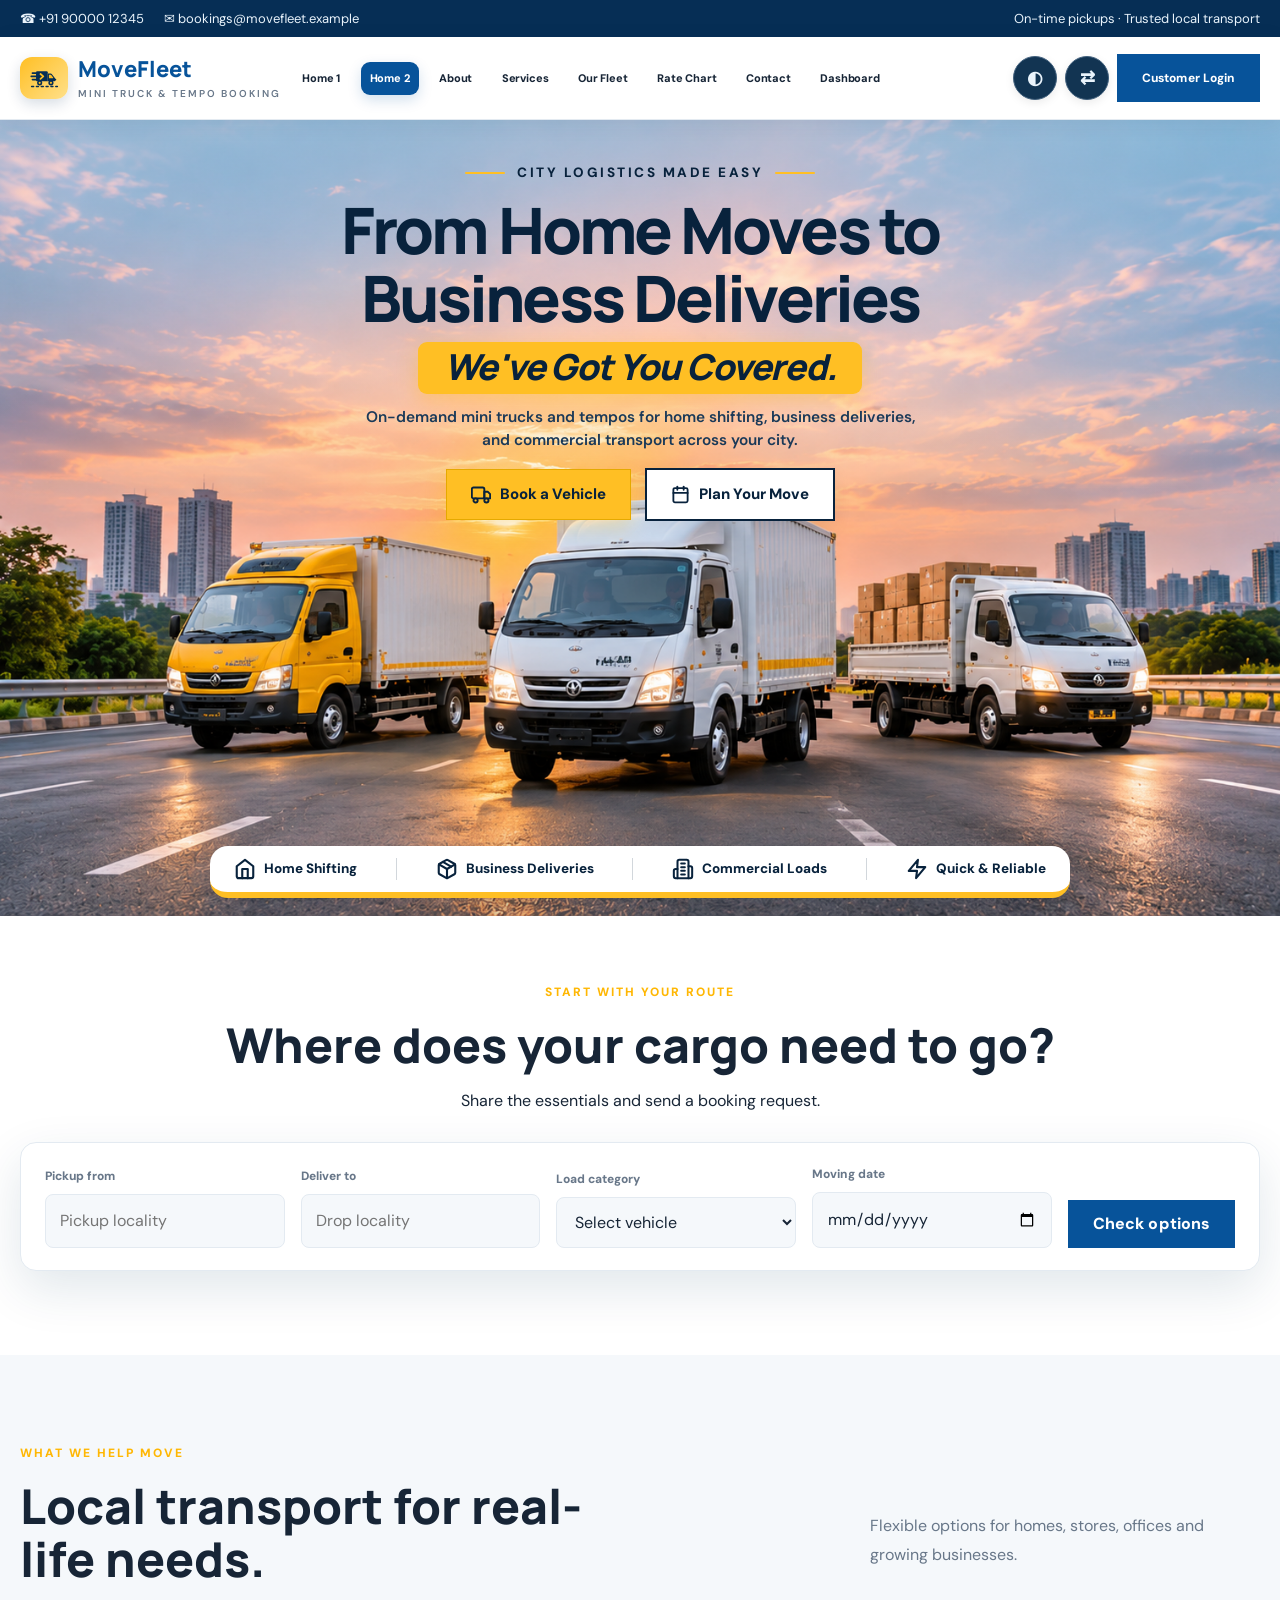
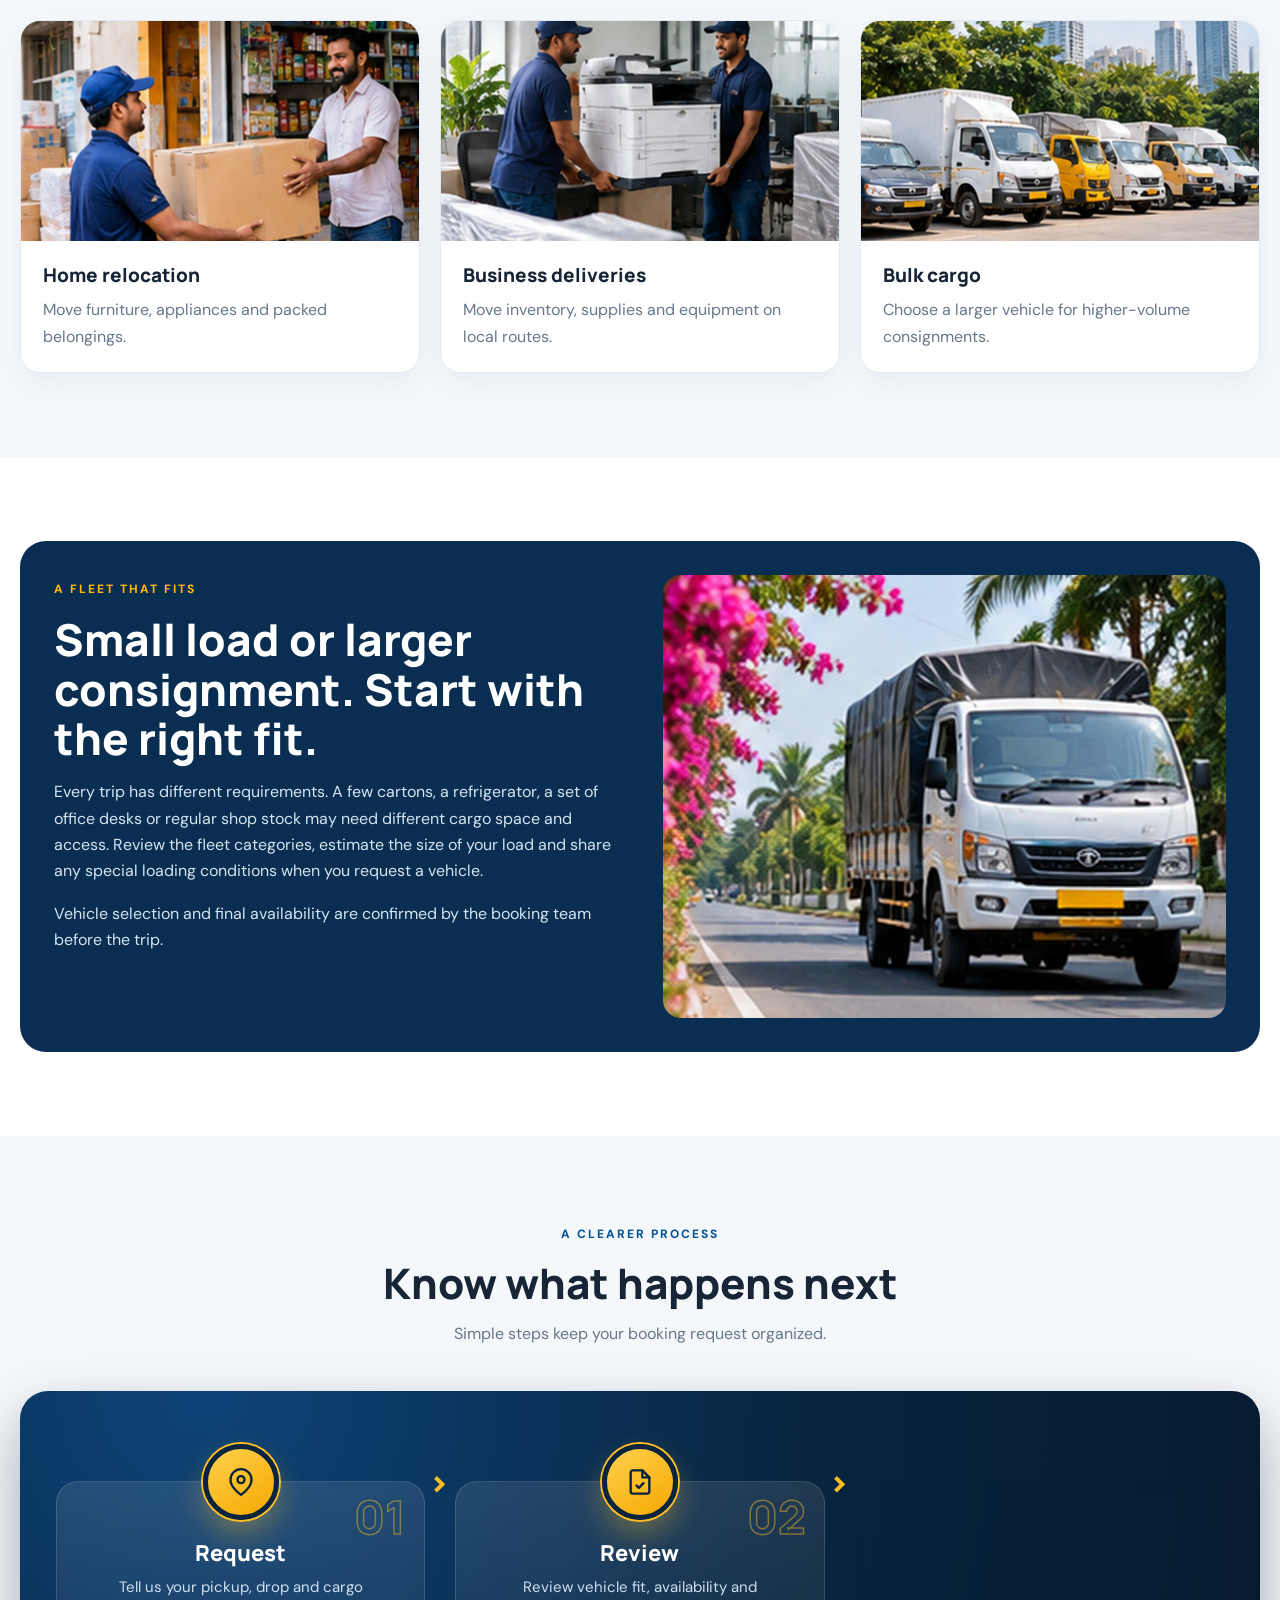
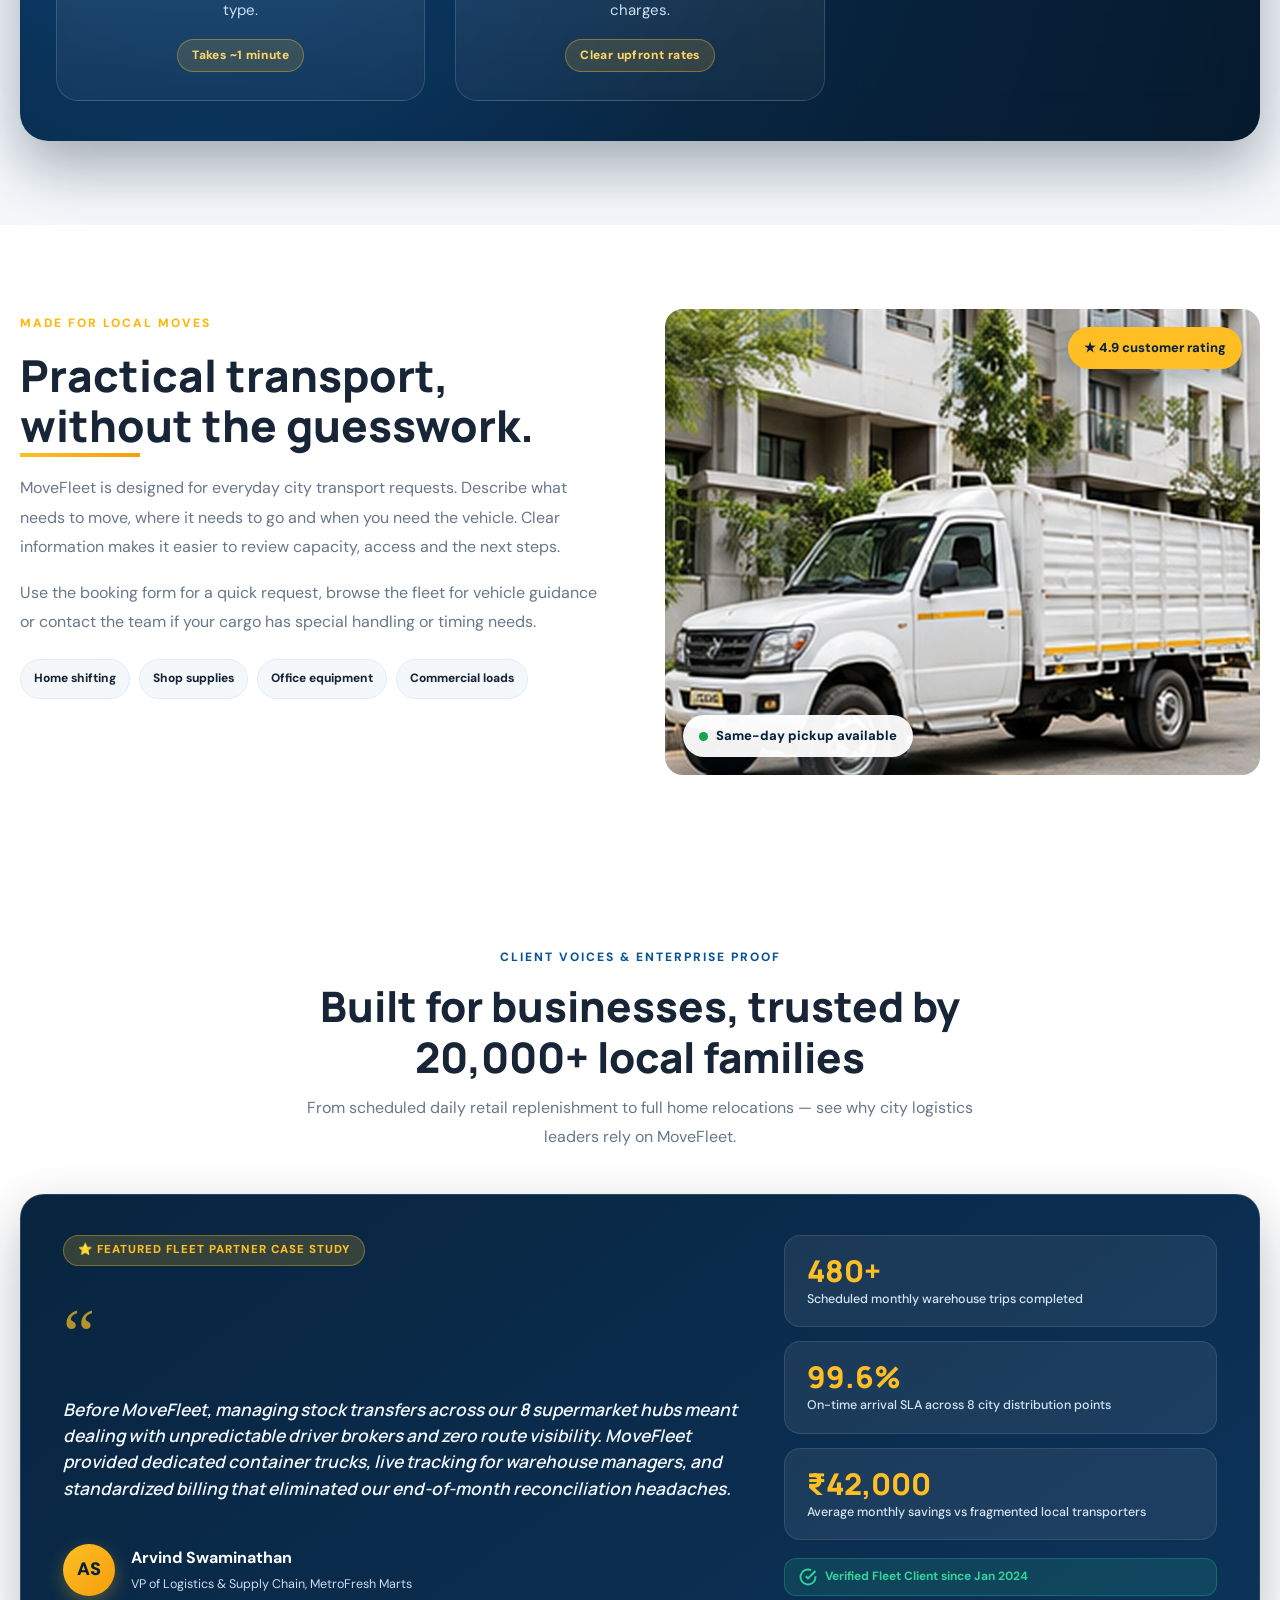
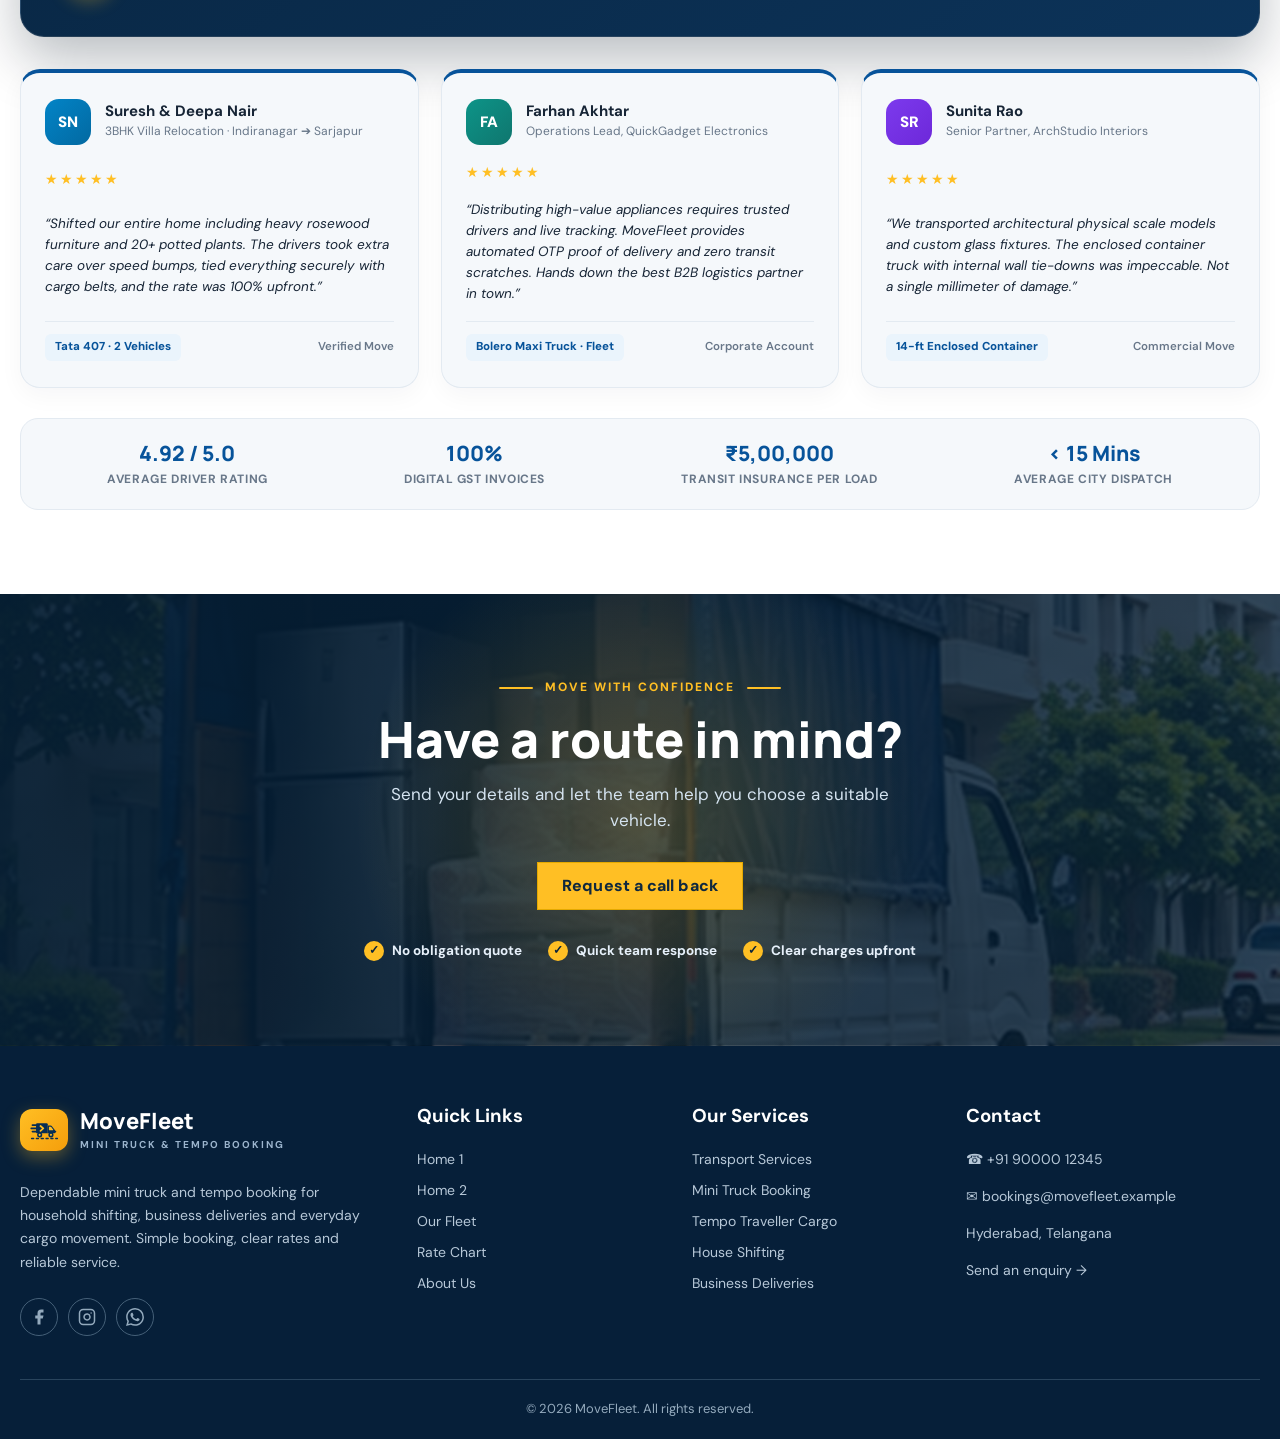
<file: home-2.html>
﻿<!DOCTYPE html>

<html lang="en"><head><meta charset="utf-8"/><meta content="width=device-width,initial-scale=1" name="viewport"/><meta content="A different MoveFleet homepage with a route-led booking experience and vehicle options." name="description"/><title>Home 2 – MoveFleet Logistics | MoveFleet</title><link rel="icon" type="image/svg+xml" href="assets/img/favicon.svg">
  <link rel="icon" type="image/png" href="assets/img/favicon.png"><link href="assets/css/style.css" rel="stylesheet"/></head><body><div class="topbar"><div class="container"><div><span>☎ +91 90000 12345</span><span>✉ bookings@movefleet.example</span></div><div>On-time pickups · Trusted local transport</div></div></div><header class="navbar"><div class="container navinner"><a class="brand" href="index.html"><span aria-hidden="true" class="brand-mark"><svg xmlns="http://www.w3.org/2000/svg" viewBox="0 0 36 32" fill="none" class="brand-logo-svg" aria-hidden="true"><path d="M3 10h4.5M1.5 14h6.5M3 18h4.5" stroke="#062e55" stroke-width="2" stroke-linecap="round"/><path d="M9.5 7.5h11a1.5 1.5 0 0 1 1.5 1.5v11H8.5a1 1 0 0 1-1-1v-10a1.5 1.5 0 0 1 1.5-1.5z" fill="#062e55"/><path d="M13 11l3.5 3-3.5 3" stroke="#ffbf24" stroke-width="2.2" stroke-linecap="round" stroke-linejoin="round"/><path d="M22 10.5h3.6a2 2 0 0 1 1.6.8l3.6 4.6a1.5 1.5 0 0 1 .6 1.1v2a1 1 0 0 1-1 1H22v-9.5z" fill="#062e55"/><path d="M23.5 12h2a1 1 0 0 1 .8.4l2.4 3.1a.5.5 0 0 1-.4.8H23.5v-4.3z" fill="#ffbf24"/><circle cx="31.5" cy="18" r="1.1" fill="#062e55"/><circle cx="12" cy="22" r="3.2" fill="#062e55"/><circle cx="12" cy="22" r="1.3" fill="#ffbf24"/><circle cx="26" cy="22" r="3.2" fill="#062e55"/><circle cx="26" cy="22" r="1.3" fill="#ffbf24"/><path d="M2 26.5h32" stroke="#062e55" stroke-width="1.8" stroke-linecap="round" stroke-dasharray="2.5 3.5"/></svg></span><span>MoveFleet<small>MINI TRUCK &amp; TEMPO BOOKING</small></span></a><nav class="navlinks"><a href="index.html">Home 1</a><a class="active" aria-current="page" href="home-2.html">Home 2</a><a href="about.html">About</a><a href="services.html">Services</a><a href="fleet.html">Our Fleet</a><a href="rates.html">Rate Chart</a><a href="contact.html">Contact</a><a href="dashboard.html">Dashboard</a></nav><div class="nav-actions"><button class="iconbtn theme-control" data-theme="" aria-label="Switch colour theme" title="Switch colour theme">◐</button><button class="iconbtn rtl-control" data-dir="" aria-label="Switch text direction" title="Switch text direction">⇄</button><a class="btn btn-blue" href="login.html">Customer Login</a></div><button aria-expanded="false" aria-label="Open menu" class="hamb">☰</button></div><div class="mobile-menu"><a href="index.html">Home 1</a><a class="active" aria-current="page" href="home-2.html">Home 2</a><a href="about.html">About</a><a href="services.html">Services</a><a href="fleet.html">Our Fleet</a><a href="rates.html">Rate Chart</a><a href="contact.html">Contact</a><a href="dashboard.html">Customer Dashboard</a><a href="login.html">Customer Login</a><div class="mobile-controls"><button class="iconbtn theme-control" data-theme="" aria-label="Switch colour theme" title="Switch colour theme">◐</button><button class="iconbtn rtl-control" data-dir="" aria-label="Switch text direction" title="Switch text direction">⇄</button></div></div></header><main>
<section class="home2-hero">
  <!-- Background Image: 3 trucks on road at sunset -->
  <div class="home2-hero-bg-wrap" aria-hidden="true">
    <img src="assets/img/h2.png" alt="MoveFleet commercial transport fleet" class="home2-hero-bg">
    <div class="home2-hero-overlay"></div>
  </div>

  <div class="container home2-hero-container">
    <div class="home2-hero-content">
      <!-- Kicker with gold lines -->
      <div class="home2-kicker">
        <span class="kicker-line"></span>
        <span>CITY LOGISTICS MADE EASY</span>
        <span class="kicker-line"></span>
      </div>

      <!-- Main Headline -->
      <h1 class="home2-title">
        From Home Moves to<br>
        Business Deliveries
      </h1>

      <!-- Yellow Badge -->
      <div class="home2-badge-wrap">
        <span class="home2-badge">We've Got You Covered.</span>
      </div>

      <!-- Subtitle Description -->
      <p class="home2-desc">
        On-demand mini trucks and tempos for home shifting, business deliveries,<br class="hide-mobile">
        and commercial transport across your city.
      </p>

      <!-- CTA Buttons -->
      <div class="home2-cta">
        <a class="home2-btn home2-btn-primary" href="#route-request">
          <svg width="20" height="20" viewBox="0 0 24 24" fill="none" stroke="currentColor" stroke-width="2.3" stroke-linecap="round" stroke-linejoin="round" aria-hidden="true">
            <rect x="1" y="3" width="15" height="13" rx="2"></rect>
            <polygon points="16 8 20 8 23 11 23 16 16 16 8"></polygon>
            <circle cx="5.5" cy="18.5" r="2.5"></circle>
            <circle cx="18.5" cy="18.5" r="2.5"></circle>
          </svg>
          <span>Book a Vehicle</span>
        </a>
        <a class="home2-btn home2-btn-secondary" href="#route-request">
          <svg width="19" height="19" viewBox="0 0 24 24" fill="none" stroke="currentColor" stroke-width="2.3" stroke-linecap="round" stroke-linejoin="round" aria-hidden="true">
            <rect x="3" y="4" width="18" height="18" rx="2" ry="2"></rect>
            <line x1="16" y1="2" x2="16" y2="6"></line>
            <line x1="8" y1="2" x2="8" y2="6"></line>
            <line x1="3" y1="10" x2="21" y2="10"></line>
          </svg>
          <span>Plan Your Move</span>
        </a>
      </div>
    </div>
  </div>

  <!-- Bottom Floating Feature Strip Card -->
  <div class="home2-bottom-strip" aria-label="Key MoveFleet services">
    <div class="strip-card">
      <div class="strip-item">
        <svg width="22" height="22" viewBox="0 0 24 24" fill="none" stroke="currentColor" stroke-width="2.3" stroke-linecap="round" stroke-linejoin="round" aria-hidden="true">
          <path d="M3 9l9-7 9 7v11a2 2 0 0 1-2 2H5a2 2 0 0 1-2-2z"></path>
          <polyline points="9 22 9 12 15 12 15 22"></polyline>
        </svg>
        <span>Home Shifting</span>
      </div>
      <div class="strip-divider" aria-hidden="true"></div>
      <div class="strip-item">
        <svg width="22" height="22" viewBox="0 0 24 24" fill="none" stroke="currentColor" stroke-width="2.3" stroke-linecap="round" stroke-linejoin="round" aria-hidden="true">
          <line x1="16.5" y1="9.4" x2="7.5" y2="4.21"></line>
          <path d="M21 16V8a2 2 0 0 0-1-1.73l-7-4a2 2 0 0 0-2 0l-7 4A2 2 0 0 0 3 8v8a2 2 0 0 0 1 1.73l7 4a2 2 0 0 0 2 0l7-4A2 2 0 0 0 21 16z"></path>
          <polyline points="3.27 6.96 12 12.01 20.73 6.96"></polyline>
          <line x1="12" y1="22.08" x2="12" y2="12"></line>
        </svg>
        <span>Business Deliveries</span>
      </div>
      <div class="strip-divider" aria-hidden="true"></div>
      <div class="strip-item">
        <svg width="22" height="22" viewBox="0 0 24 24" fill="none" stroke="currentColor" stroke-width="2.2" stroke-linecap="round" stroke-linejoin="round" aria-hidden="true">
          <path d="M6 22V4a2 2 0 0 1 2-2h8a2 2 0 0 1 2 2v18Z"></path>
          <path d="M6 12H4a2 2 0 0 0-2 2v6a2 2 0 0 0 2 2h2"></path>
          <path d="M18 9h2a2 2 0 0 1 2 2v9a2 2 0 0 1-2 2h-2"></path>
          <path d="M10 6h4"></path>
          <path d="M10 10h4"></path>
          <path d="M10 14h4"></path>
          <path d="M10 18h4"></path>
        </svg>
        <span>Commercial Loads</span>
      </div>
      <div class="strip-divider" aria-hidden="true"></div>
      <div class="strip-item">
        <svg width="22" height="22" viewBox="0 0 24 24" fill="none" stroke="#08223c" stroke-width="2.3" stroke-linecap="round" stroke-linejoin="round" aria-hidden="true">
          <polygon points="13 2 3 14 12 14 11 22 21 10 12 10 13 2"></polygon>
        </svg>
        <span>Quick &amp; Reliable</span>
      </div>
    </div>
  </div>
</section>
<section class="section home2-book" id="route-request"><div class="container"><div class="home2-book-head reveal"><span class="eyebrow">START WITH YOUR ROUTE</span><h2>Where does your cargo need to go?</h2><p>Share the essentials and send a booking request.</p></div><form class="booking-box home2-booking" data-booking-form=""><div class="field"><label>Pickup from</label><input name="from" placeholder="Pickup locality" required=""/></div><div class="field"><label>Deliver to</label><input name="to" placeholder="Drop locality" required=""/></div><div class="field"><label>Load category</label><select name="vehicle" required=""><option value="">Select vehicle</option><option>3-Wheeler Cargo</option><option>Mini Truck</option><option>Pickup 1 Ton</option><option>Tempo 14 ft</option></select></div><div class="field"><label>Moving date</label><input name="date" required="" type="date"/></div><button class="btn btn-blue">Check options</button><div class="notice" data-form-message="" style="grid-column:1/-1"></div></form></div></section>
<section class="section soft"><div class="container"><div class="split-heading reveal"><div><span class="eyebrow">WHAT WE HELP MOVE</span><h2>Local transport for real-life needs.</h2></div><p>Flexible options for homes, stores, offices and growing businesses.</p></div><div class="visual-grid three"><article class="visual-card reveal"><img alt="Home relocation" loading="lazy" src="assets/img/transport-photo-09.webp"/><div><h3>Home relocation</h3><p>Move furniture, appliances and packed belongings.</p></div></article><article class="visual-card reveal"><img alt="Business deliveries" loading="lazy" src="assets/img/transport-photo-10.webp"/><div><h3>Business deliveries</h3><p>Move inventory, supplies and equipment on local routes.</p></div></article><article class="visual-card reveal"><img alt="Bulk cargo" loading="lazy" src="assets/img/transport-photo-11.webp"/><div><h3>Bulk cargo</h3><p>Choose a larger vehicle for higher-volume consignments.</p></div></article></div></div></section>
<section class="section"><div class="container home2-band"><div class="home2-band-copy reveal"><span class="eyebrow">A FLEET THAT FITS</span><h2>Small load or larger consignment. Start with the right fit.</h2><p>Every trip has different requirements. A few cartons, a refrigerator, a set of office desks or regular shop stock may need different cargo space and access. Review the fleet categories, estimate the size of your load and share any special loading conditions when you request a vehicle.</p><p>Vehicle selection and final availability are confirmed by the booking team before the trip.</p><a class="btn btn-primary" href="fleet.html">Compare vehicles</a></div><div class="home2-band-photo reveal"><img alt="Tempo cargo vehicle ready for a local transport run" loading="lazy" src="assets/img/transport-photo-12.webp"/></div></div></section>
<section class="section home2-process"><div class="container"><div class="section-head reveal"><span class="eyebrow">A CLEARER PROCESS</span><h2>Know what happens next</h2><p>Simple steps keep your booking request organized.</p></div><div class="proc-panel reveal"><div class="proc-track" aria-hidden="true"><span class="proc-truck"><svg width="28" height="28" viewBox="0 0 24 24" fill="none" stroke="currentColor" stroke-width="2" stroke-linecap="round" stroke-linejoin="round" aria-hidden="true"><rect x="1" y="3" width="15" height="13" rx="2"/><path d="M16 8h4l3 3v5h-7z"/><circle cx="5.5" cy="18.5" r="2.5"/><circle cx="18.5" cy="18.5" r="2.5"/></svg></span></div><div class="proc-grid"><div class="proc-step reveal"><div class="proc-ghost">01</div><div class="proc-node"><svg width="28" height="28" viewBox="0 0 24 24" fill="none" stroke="currentColor" stroke-width="2" stroke-linecap="round" stroke-linejoin="round" aria-hidden="true"><path d="M21 10c0 7-9 13-9 13s-9-6-9-13a9 9 0 0 1 18 0z"/><circle cx="12" cy="10" r="3"/></svg></div><h3>Request</h3><p>Tell us your pickup, drop and cargo type.</p><span class="proc-chip">Takes ~1 minute</span></div><div class="proc-step reveal"><div class="proc-ghost">02</div><div class="proc-node"><svg width="28" height="28" viewBox="0 0 24 24" fill="none" stroke="currentColor" stroke-width="2" stroke-linecap="round" stroke-linejoin="round" aria-hidden="true"><path d="M14 2H6a2 2 0 0 0-2 2v16a2 2 0 0 0 2 2h12a2 2 0 0 0 2-2V8z"/><polyline points="14 2 14 8 20 8"/><polyline points="9 15 11 17 15 13"/></svg></div><h3>Review</h3><p>Review vehicle fit, availability and charges.</p><span class="proc-chip">Clear upfront rates</span></div><div class="proc-step reveal"><div class="proc-ghost">03</div><div class="proc-node"><svg width="28" height="28" viewBox="0 0 24 24" fill="none" stroke="currentColor" stroke-width="2" stroke-linecap="round" stroke-linejoin="round" aria-hidden="true"><rect x="1" y="3" width="15" height="13" rx="2"/><path d="M16 8h4l3 3v5h-7z"/><circle cx="5.5" cy="18.5" r="2.5"/><circle cx="18.5" cy="18.5" r="2.5"/></svg></div><h3>Move</h3><p>Confirm the trip and follow its booking status.</p><span class="proc-chip">Live status updates</span></div></div></div></div></section>
<section class="section"><div class="container home2-feature-grid"><div class="home2-feature-copy reveal"><span class="eyebrow">MADE FOR LOCAL MOVES</span><h2>Practical transport, without the guesswork.</h2><p>MoveFleet is designed for everyday city transport requests. Describe what needs to move, where it needs to go and when you need the vehicle. Clear information makes it easier to review capacity, access and the next steps.</p><p>Use the booking form for a quick request, browse the fleet for vehicle guidance or contact the team if your cargo has special handling or timing needs.</p><div class="feature-pills"><span>Home shifting</span><span>Shop supplies</span><span>Office equipment</span><span>Commercial loads</span></div><div class="feature-cta"><a class="btn btn-primary" href="#route-request">Book a Vehicle</a></div></div><div class="home2-feature-photo reveal"><span class="feat-badge"><i class="feat-dot"></i>Same-day pickup available</span><span class="feat-badge feat-badge-2">&#9733; 4.9 customer rating</span><img alt="Three-wheeler cargo vehicle for short-distance deliveries" loading="lazy" src="assets/img/transport-photo-13.webp"/></div></div></section>
<section class="section home2-testimonials-section" id="client-stories">
  <div class="container">
    <div class="section-head reveal">
      <span class="eyebrow">CLIENT VOICES &amp; ENTERPRISE PROOF</span>
      <h2>Built for businesses, trusted by 20,000+ local families</h2>
      <p>From scheduled daily retail replenishment to full home relocations — see why city logistics leaders rely on MoveFleet.</p>
    </div>

    <!-- Spotlight Enterprise Case Card -->
    <div class="home2-case-spotlight reveal">
      <div class="spotlight-quote-side">
        <div class="spotlight-tag">⭐ FEATURED FLEET PARTNER CASE STUDY</div>
        <div class="big-quote-mark" aria-hidden="true">“</div>
        <blockquote class="spotlight-quote">
          Before MoveFleet, managing stock transfers across our 8 supermarket hubs meant dealing with unpredictable driver brokers and zero route visibility. MoveFleet provided dedicated container trucks, live tracking for warehouse managers, and standardized billing that eliminated our end-of-month reconciliation headaches.
        </blockquote>
        <div class="spotlight-author">
          <div class="author-avatar-lg" aria-hidden="true">AS</div>
          <div>
            <strong>Arvind Swaminathan</strong>
            <span>VP of Logistics &amp; Supply Chain, MetroFresh Marts</span>
          </div>
        </div>
      </div>

      <div class="spotlight-stats-side">
        <div class="spotlight-metric-card">
          <div class="metric-val">480+</div>
          <div class="metric-label">Scheduled monthly warehouse trips completed</div>
        </div>
        <div class="spotlight-metric-card">
          <div class="metric-val">99.6%</div>
          <div class="metric-label">On-time arrival SLA across 8 city distribution points</div>
        </div>
        <div class="spotlight-metric-card">
          <div class="metric-val">₹42,000</div>
          <div class="metric-label">Average monthly savings vs fragmented local transporters</div>
        </div>
        <div class="spotlight-verified-badge">
          <svg width="18" height="18" viewBox="0 0 24 24" fill="none" stroke="currentColor" stroke-width="2.5" aria-hidden="true"><path d="M22 11.08V12a10 10 0 1 1-5.93-9.14"></path><polyline points="22 4 12 14.01 9 11.01"></polyline></svg>
          <span>Verified Fleet Client since Jan 2024</span>
        </div>
      </div>
    </div>

    <!-- 3 Diverse Persona Cards (Executive Route Cards) -->
    <div class="home2-client-grid">
      <!-- Persona 1 (Family Relocation) -->
      <div class="home2-client-card reveal">
        <div class="client-top">
          <div class="client-av client-av-1">SN</div>
          <div class="client-info">
            <strong>Suresh &amp; Deepa Nair</strong>
            <span>3BHK Villa Relocation · Indiranagar ➔ Sarjapur</span>
          </div>
        </div>
        <div class="client-stars" aria-label="5 out of 5 stars">★★★★★</div>
        <p class="client-text">“Shifted our entire home including heavy rosewood furniture and 20+ potted plants. The drivers took extra care over speed bumps, tied everything securely with cargo belts, and the rate was 100% upfront.”</p>
        <div class="client-footer">
          <span class="pill-route">Tata 407 · 2 Vehicles</span>
          <span class="pill-date">Verified Move</span>
        </div>
      </div>

      <!-- Persona 2 (B2B Commercial Distribution) -->
      <div class="home2-client-card reveal">
        <div class="client-top">
          <div class="client-av client-av-2">FA</div>
          <div class="client-info">
            <strong>Farhan Akhtar</strong>
            <span>Operations Lead, QuickGadget Electronics</span>
          </div>
        </div>
        <div class="client-stars" aria-label="5 out of 5 stars">★★★★★</div>
        <p class="client-text">“Distributing high-value appliances requires trusted drivers and live tracking. MoveFleet provides automated OTP proof of delivery and zero transit scratches. Hands down the best B2B logistics partner in town.”</p>
        <div class="client-footer">
          <span class="pill-route">Bolero Maxi Truck · Fleet</span>
          <span class="pill-date">Corporate Account</span>
        </div>
      </div>

      <!-- Persona 3 (Architecture & Delicate Cargo) -->
      <div class="home2-client-card reveal">
        <div class="client-top">
          <div class="client-av client-av-3">SR</div>
          <div class="client-info">
            <strong>Sunita Rao</strong>
            <span>Senior Partner, ArchStudio Interiors</span>
          </div>
        </div>
        <div class="client-stars" aria-label="5 out of 5 stars">★★★★★</div>
        <p class="client-text">“We transported architectural physical scale models and custom glass fixtures. The enclosed container truck with internal wall tie-downs was impeccable. Not a single millimeter of damage.”</p>
        <div class="client-footer">
          <span class="pill-route">14-ft Enclosed Container</span>
          <span class="pill-date">Commercial Move</span>
        </div>
      </div>
    </div>

    <!-- Bottom Social Proof Bar -->
    <div class="home2-trust-strip reveal">
      <div class="trust-stat">
        <b>4.92 / 5.0</b>
        <span>Average Driver Rating</span>
      </div>
      <div class="trust-stat">
        <b>100%</b>
        <span>Digital GST Invoices</span>
      </div>
      <div class="trust-stat">
        <b>₹5,00,000</b>
        <span>Transit Insurance per Load</span>
      </div>
      <div class="trust-stat">
        <b>&lt; 15 Mins</b>
        <span>Average City Dispatch</span>
      </div>
    </div>
  </div>
</section>
<section class="section home2-final" style="background-image:linear-gradient(90deg,rgba(5,30,52,.94),rgba(5,30,52,.82)),url(assets/img/transport-photo-48.webp);background-size:cover;background-position:center"><div class="container home2-final-inner reveal"><div class="final-center"><span class="eyebrow final-eyebrow">MOVE WITH CONFIDENCE</span><h2>Have a route in mind?</h2><p>Send your details and let the team help you choose a suitable vehicle.</p><a class="btn btn-primary final-cta" href="contact.html">Request a call back</a><ul class="final-points"><li><i>&#10003;</i>No obligation quote</li><li><i>&#10003;</i>Quick team response</li><li><i>&#10003;</i>Clear charges upfront</li></ul></div></div></section></main><footer class="footer"><div class="container"><div class="footer-grid"><div><a class="brand footer-brand" href="index.html"><span aria-hidden="true" class="brand-mark"><svg xmlns="http://www.w3.org/2000/svg" viewBox="0 0 36 32" fill="none" class="brand-logo-svg" aria-hidden="true"><path d="M3 10h4.5M1.5 14h6.5M3 18h4.5" stroke="#062e55" stroke-width="2" stroke-linecap="round"/><path d="M9.5 7.5h11a1.5 1.5 0 0 1 1.5 1.5v11H8.5a1 1 0 0 1-1-1v-10a1.5 1.5 0 0 1 1.5-1.5z" fill="#062e55"/><path d="M13 11l3.5 3-3.5 3" stroke="#ffbf24" stroke-width="2.2" stroke-linecap="round" stroke-linejoin="round"/><path d="M22 10.5h3.6a2 2 0 0 1 1.6.8l3.6 4.6a1.5 1.5 0 0 1 .6 1.1v2a1 1 0 0 1-1 1H22v-9.5z" fill="#062e55"/><path d="M23.5 12h2a1 1 0 0 1 .8.4l2.4 3.1a.5.5 0 0 1-.4.8H23.5v-4.3z" fill="#ffbf24"/><circle cx="31.5" cy="18" r="1.1" fill="#062e55"/><circle cx="12" cy="22" r="3.2" fill="#062e55"/><circle cx="12" cy="22" r="1.3" fill="#ffbf24"/><circle cx="26" cy="22" r="3.2" fill="#062e55"/><circle cx="26" cy="22" r="1.3" fill="#ffbf24"/><path d="M2 26.5h32" stroke="#062e55" stroke-width="1.8" stroke-linecap="round" stroke-dasharray="2.5 3.5"/></svg></span><span>MoveFleet<small>MINI TRUCK &amp; TEMPO BOOKING</small></span></a><p>Dependable mini truck and tempo booking for household shifting, business deliveries and everyday cargo movement. Simple booking, clear rates and reliable service.</p><div class="socials"><a aria-label="Facebook" href="#" target="_blank" rel="noopener"><svg xmlns="http://www.w3.org/2000/svg" width="18" height="18" viewBox="0 0 24 24" fill="currentColor" aria-hidden="true"><path d="M18 2h-3a5 5 0 0 0-5 5v3H7v4h3v8h4v-8h3l1-4h-4V7a1 1 0 0 1 1-1h3z"/></svg></a><a aria-label="Instagram" href="#" target="_blank" rel="noopener"><svg xmlns="http://www.w3.org/2000/svg" width="18" height="18" viewBox="0 0 24 24" fill="none" stroke="currentColor" stroke-width="2" stroke-linecap="round" stroke-linejoin="round" aria-hidden="true"><rect x="2" y="2" width="20" height="20" rx="5" ry="5"/><path d="M16 11.37A4 4 0 1 1 12.63 8 4 4 0 0 1 16 11.37z"/><line x1="17.5" y1="6.5" x2="17.51" y2="6.5"/></svg></a><a aria-label="WhatsApp" href="https://wa.me/919000012345" target="_blank" rel="noopener"><svg xmlns="http://www.w3.org/2000/svg" width="18" height="18" viewBox="0 0 24 24" fill="currentColor" aria-hidden="true"><path d="M17.472 14.382c-.297-.149-1.758-.867-2.03-.967-.273-.099-.471-.148-.67.15-.197.297-.767.966-.94 1.164-.173.199-.347.223-.644.075-.297-.15-1.255-.463-2.39-1.475-.883-.788-1.48-1.761-1.653-2.059-.173-.297-.018-.458.13-.606.134-.133.298-.347.446-.52.149-.174.198-.298.298-.497.099-.198.05-.371-.025-.52-.075-.149-.669-1.612-.916-2.207-.242-.579-.487-.5-.669-.51-.173-.008-.371-.01-.57-.01-.198 0-.52.074-.792.372-.272.297-1.04 1.016-1.04 2.479 0 1.462 1.065 2.875 1.213 3.074.149.198 2.096 3.2 5.077 4.487.709.306 1.262.489 1.694.625.712.227 1.36.195 1.871.118.571-.085 1.758-.719 2.006-1.413.248-.694.248-1.289.173-1.413-.074-.124-.272-.198-.57-.347m-5.421 7.403h-.004a9.87 9.87 0 0 1-5.031-1.378l-.361-.214-3.741.982.998-3.648-.235-.374a9.86 9.86 0 0 1-1.51-5.26c.001-5.45 4.436-9.884 9.888-9.884 2.64 0 5.122 1.03 6.988 2.898a9.825 9.825 0 0 1 2.893 6.994c-.003 5.45-4.437 9.884-9.885 9.884m8.413-18.297A11.815 11.815 0 0 0 12.05 0C5.495 0 .16 5.335.157 11.892c0 2.096.547 4.142 1.588 5.945L.057 24l6.305-1.654a11.882 11.882 0 0 0 5.683 1.448h.005c6.554 0 11.89-5.335 11.893-11.893a11.821 11.821 0 0 0-3.48-8.413z"/></svg></a></div></div><div><h3>Quick Links</h3><a href="index.html">Home 1</a><a class="active" aria-current="page" href="home-2.html">Home 2</a><a href="fleet.html">Our Fleet</a><a href="rates.html">Rate Chart</a><a href="about.html">About Us</a></div><div><h3>Our Services</h3><a href="services.html">Transport Services</a><a href="fleet.html">Mini Truck Booking</a><a href="fleet.html">Tempo Traveller Cargo</a><a href="fleet.html">House Shifting</a><a href="fleet.html">Business Deliveries</a></div><div><h3>Contact</h3><p>☎ +91 90000 12345</p><p>✉ bookings@movefleet.example</p><p>Hyderabad, Telangana</p><a href="contact.html">Send an enquiry →</a></div></div><div class="copyright">© 2026 MoveFleet. All rights reserved.</div></div></footer><script src="assets/js/app.js"></script></body></html>
</file>
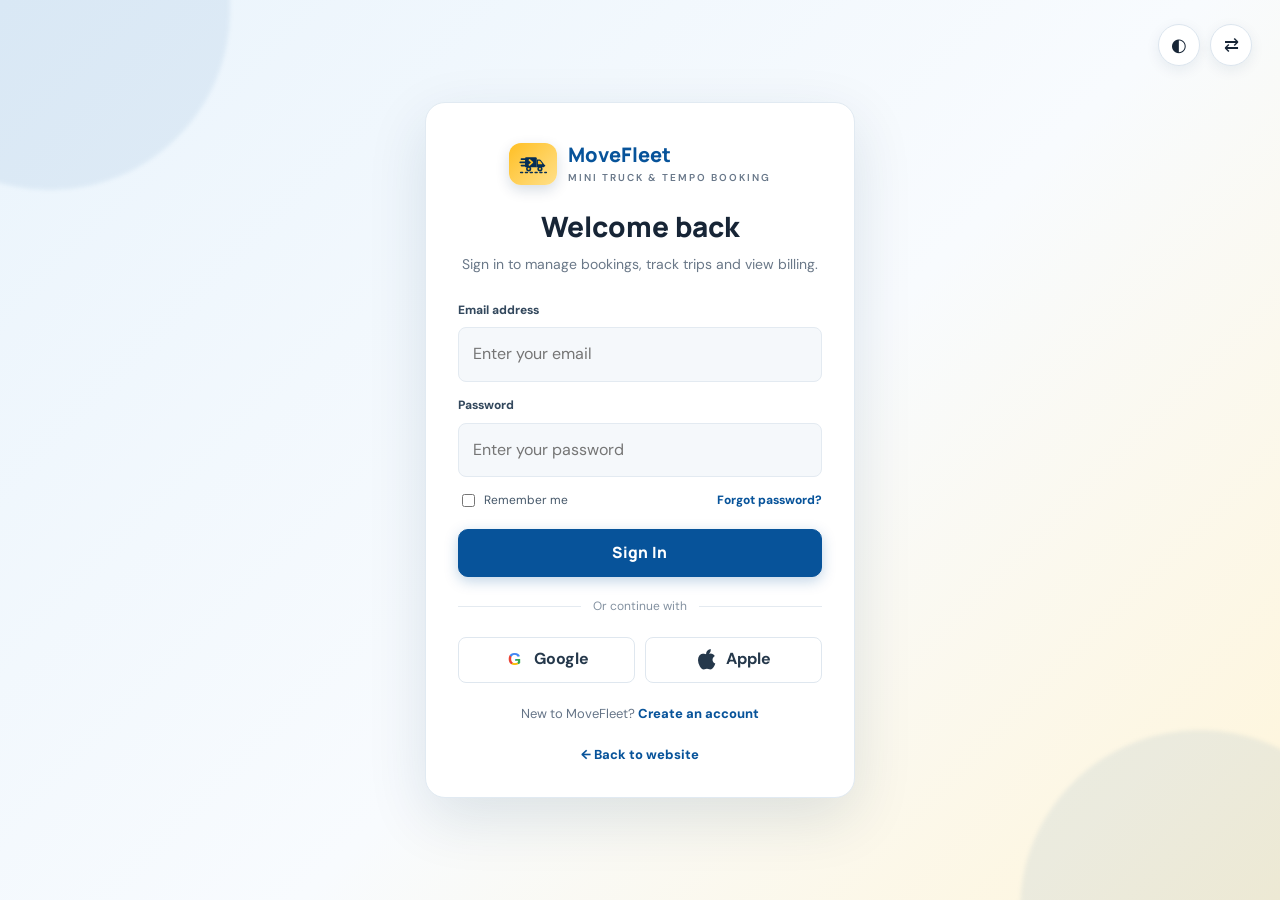
<file: login.html>
<!doctype html><html lang="en"><head><meta charset="utf-8"><meta name="viewport" content="width=device-width,initial-scale=1"><title>Login | MoveFleet</title><link rel="icon" type="image/svg+xml" href="assets/img/favicon.svg">
  <link rel="icon" type="image/png" href="assets/img/favicon.png"><link rel="stylesheet" href="assets/css/style.css"></head><body><main class="auth-page"><div class="auth-tools"><button class="iconbtn theme-control" data-theme aria-label="Toggle dark theme" title="Switch colour theme">◐</button><button class="iconbtn rtl-control" data-dir aria-label="Toggle RTL" title="Switch text direction">⇄</button></div><section class="auth-card"><div class="auth-brand"><a class="brand" href="index.html"><span class="brand-mark"><svg xmlns="http://www.w3.org/2000/svg" viewBox="0 0 36 32" fill="none" class="brand-logo-svg" aria-hidden="true"><path d="M3 10h4.5M1.5 14h6.5M3 18h4.5" stroke="#062e55" stroke-width="2" stroke-linecap="round"/><path d="M9.5 7.5h11a1.5 1.5 0 0 1 1.5 1.5v11H8.5a1 1 0 0 1-1-1v-10a1.5 1.5 0 0 1 1.5-1.5z" fill="#062e55"/><path d="M13 11l3.5 3-3.5 3" stroke="#ffbf24" stroke-width="2.2" stroke-linecap="round" stroke-linejoin="round"/><path d="M22 10.5h3.6a2 2 0 0 1 1.6.8l3.6 4.6a1.5 1.5 0 0 1 .6 1.1v2a1 1 0 0 1-1 1H22v-9.5z" fill="#062e55"/><path d="M23.5 12h2a1 1 0 0 1 .8.4l2.4 3.1a.5.5 0 0 1-.4.8H23.5v-4.3z" fill="#ffbf24"/><circle cx="31.5" cy="18" r="1.1" fill="#062e55"/><circle cx="12" cy="22" r="3.2" fill="#062e55"/><circle cx="12" cy="22" r="1.3" fill="#ffbf24"/><circle cx="26" cy="22" r="3.2" fill="#062e55"/><circle cx="26" cy="22" r="1.3" fill="#ffbf24"/><path d="M2 26.5h32" stroke="#062e55" stroke-width="1.8" stroke-linecap="round" stroke-dasharray="2.5 3.5"/></svg></span><span>MoveFleet<small>MINI TRUCK & TEMPO BOOKING</small></span></a></div><h1>Welcome back</h1><p class="auth-sub">Sign in to manage bookings, track trips and view billing.</p><form data-login-form><div class="field"><label for="loginEmail">Email address</label><input class="auth-input" id="loginEmail" type="email" required placeholder="Enter your email"></div><div class="field"><label for="loginPassword">Password</label><input class="auth-input" id="loginPassword" type="password" required placeholder="Enter your password"></div><div class="auth-row"><label class="remember"><input type="checkbox"> Remember me</label><a class="forgot" href="mailto:support@movefleet.example?subject=Password%20reset">Forgot password?</a></div><button class="btn auth-submit">Sign In</button></form><div class="or">Or continue with</div><div class="social-login"><button type="button" data-social-login><span class="social-brand google-brand" aria-hidden="true">G</span> Google</button><button type="button" data-social-login><span class="social-brand apple-brand" aria-hidden="true">&#xf179;</span> Apple</button></div><p class="auth-bottom">New to MoveFleet? <a href="signup.html">Create an account</a></p><p class="auth-bottom"><a href="index.html">← Back to website</a></p></section></main><script src="assets/js/app.js"></script><script>if(localStorage.getItem('mf-theme')==='dark')document.querySelector('.auth-page').classList.add('dark');document.querySelectorAll('[data-theme]').forEach(b=>b.addEventListener('click',()=>document.querySelector('.auth-page').classList.toggle('dark')));</script></body></html>
</file>
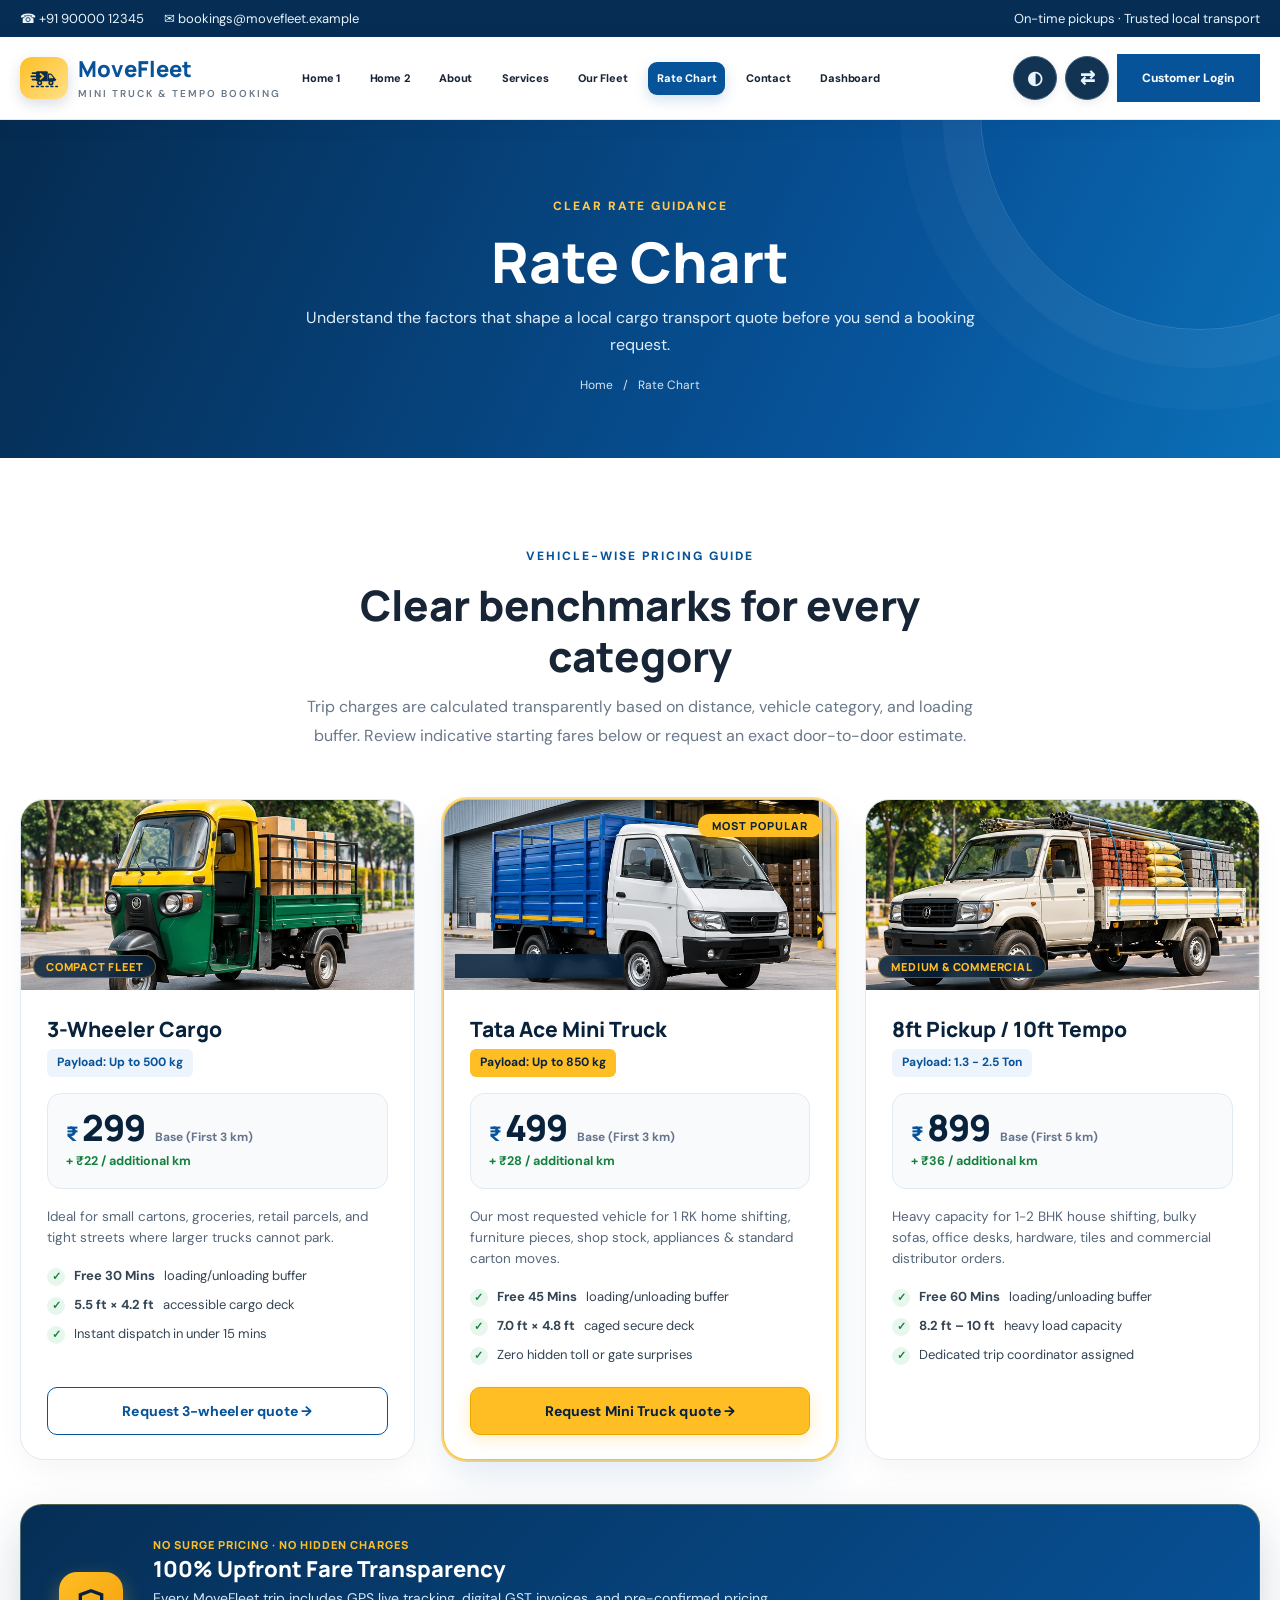
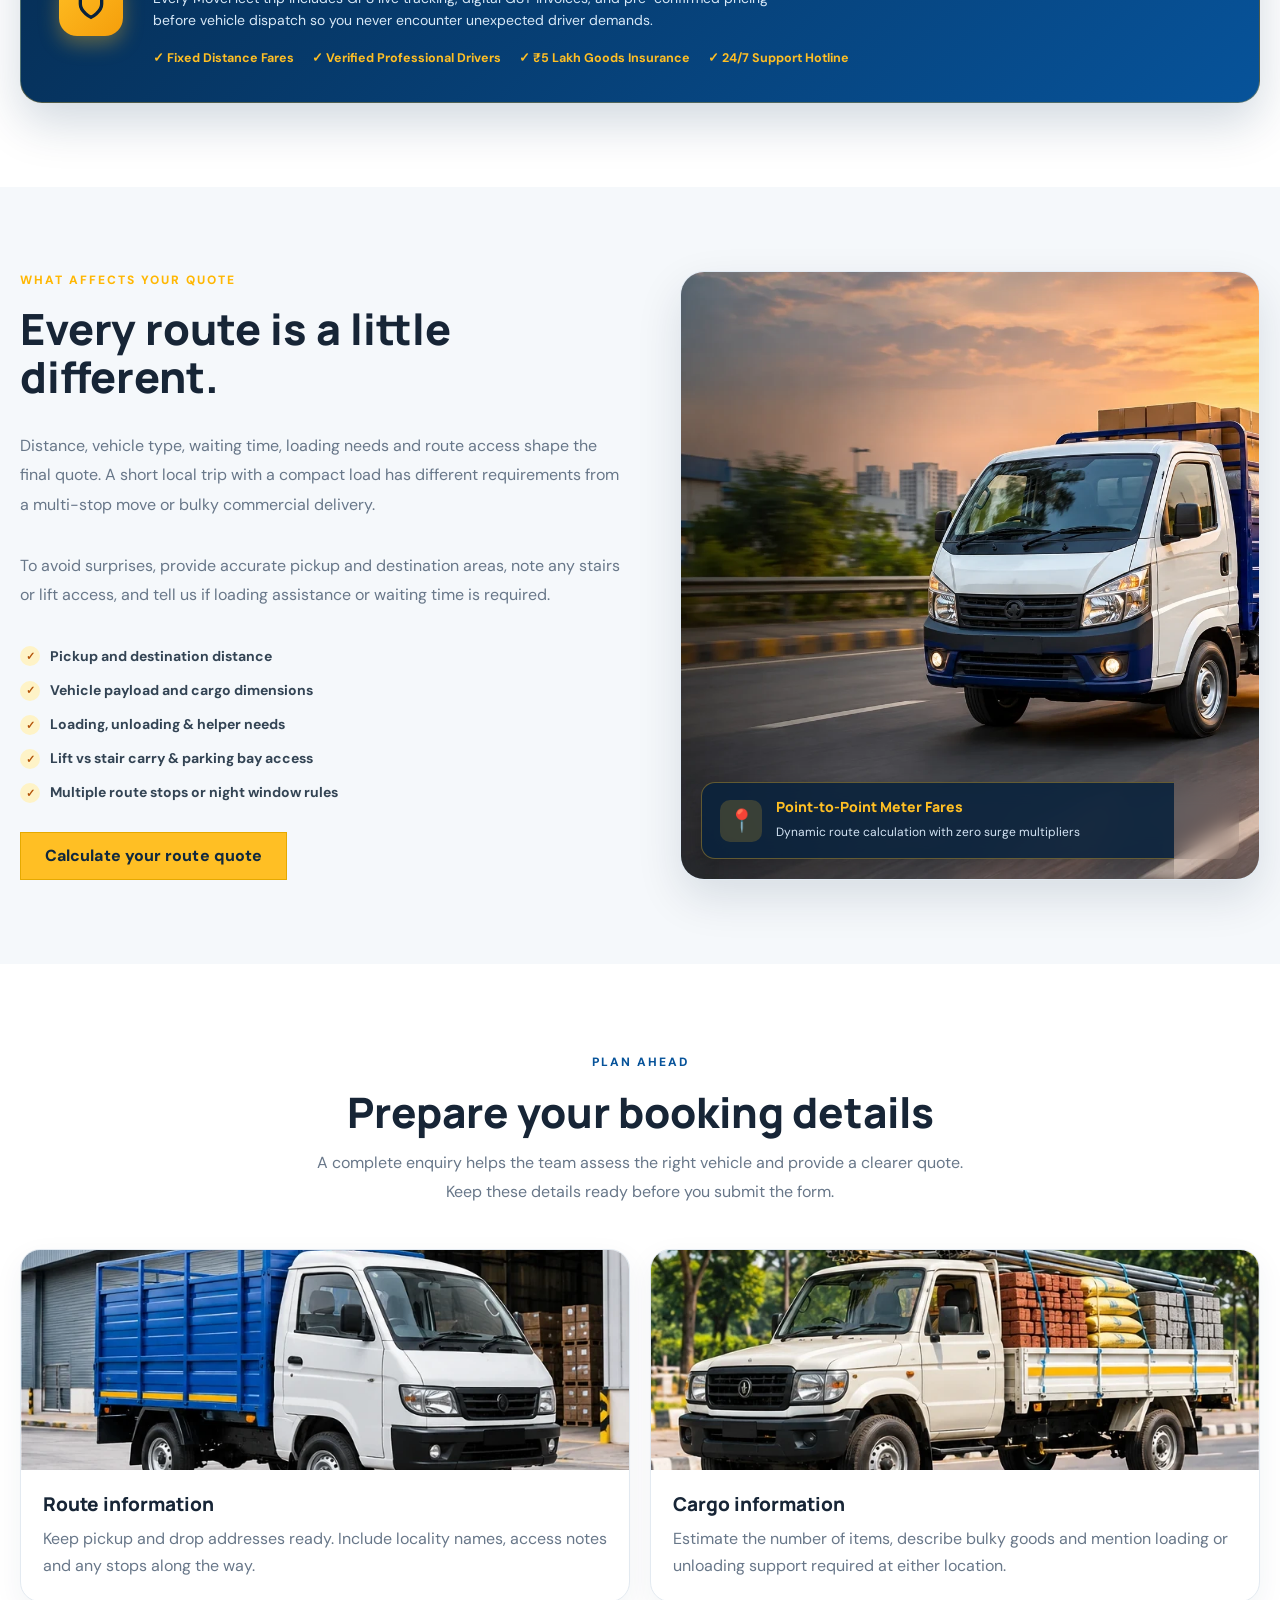
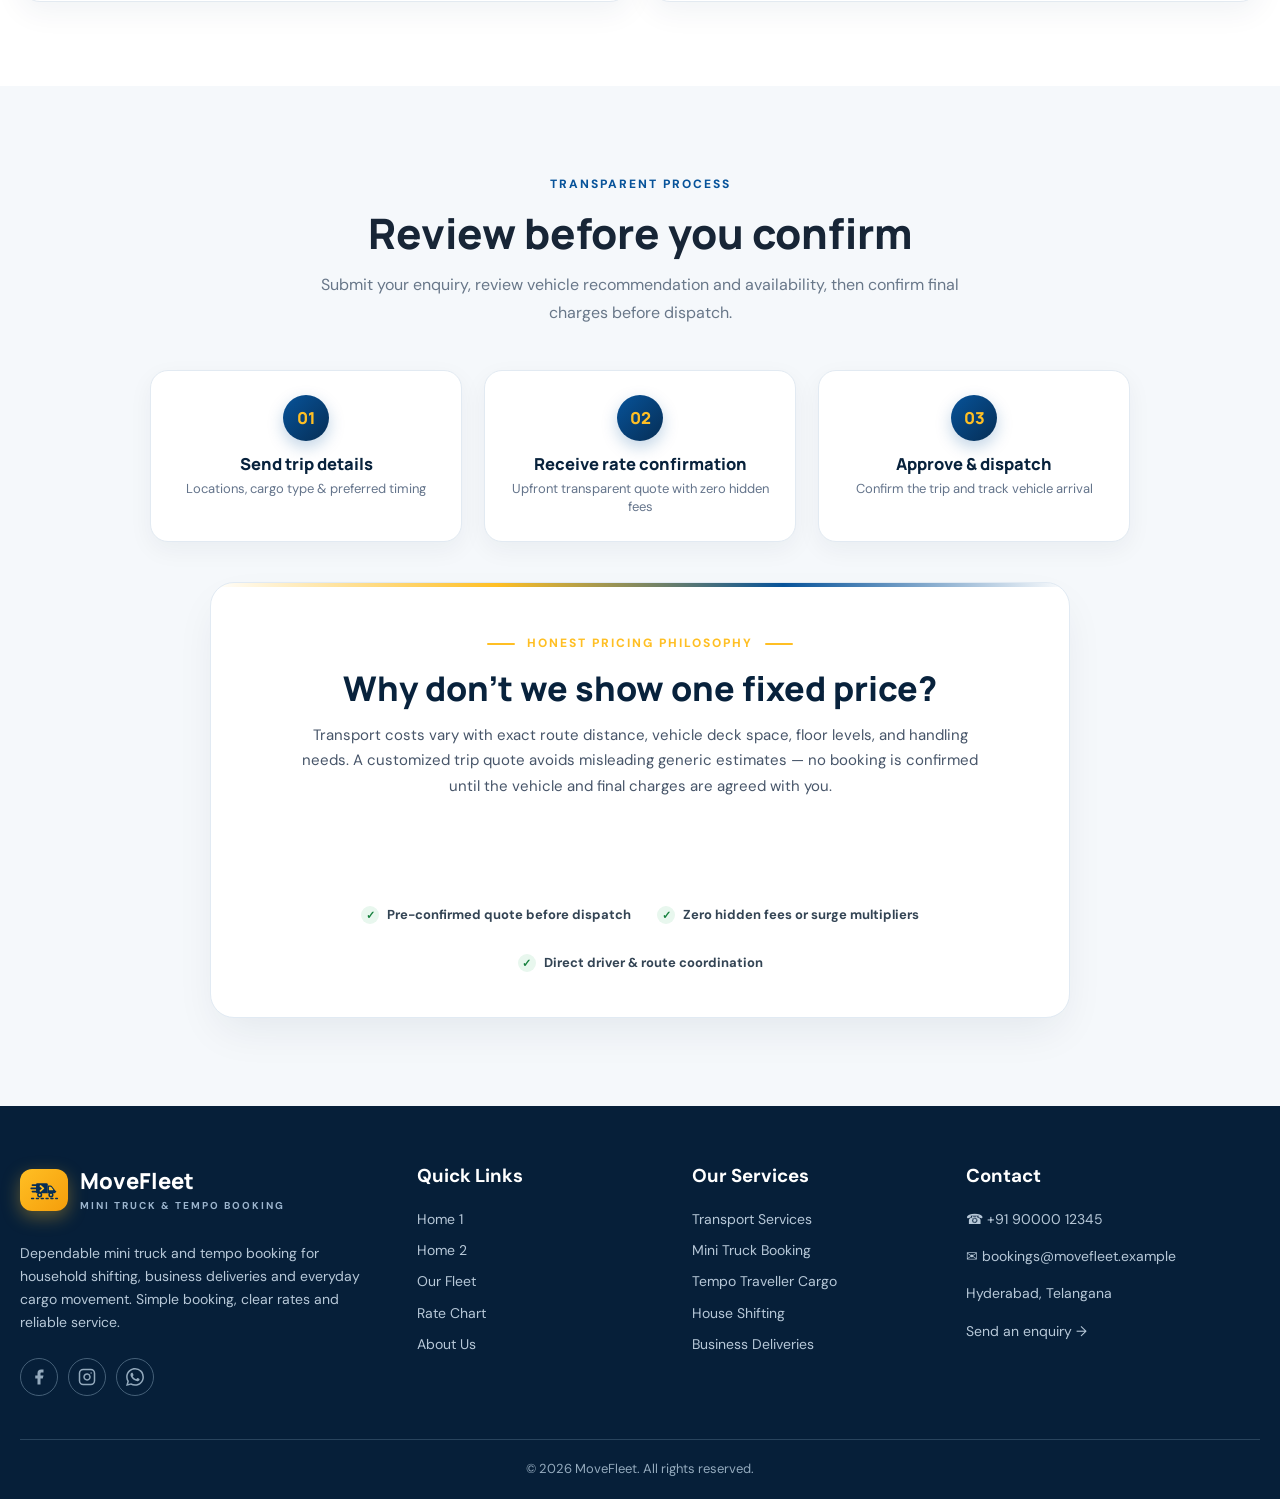
<file: rates.html>
﻿<!DOCTYPE html>

<html lang="en"><head><meta charset="utf-8"/><meta content="width=device-width,initial-scale=1" name="viewport"/><meta content="Indicative local mini truck and tempo rate guidance. Final quote confirmed before booking." name="description"/><title>Rate Chart | MoveFleet</title><link rel="icon" type="image/svg+xml" href="assets/img/favicon.svg">
  <link rel="icon" type="image/png" href="assets/img/favicon.png"><link href="assets/css/style.css" rel="stylesheet"/></head><body><div class="topbar"><div class="container"><div><span>☎ +91 90000 12345</span><span>✉ bookings@movefleet.example</span></div><div>On-time pickups · Trusted local transport</div></div></div><header class="navbar"><div class="container navinner"><a class="brand" href="index.html"><span aria-hidden="true" class="brand-mark"><svg xmlns="http://www.w3.org/2000/svg" viewBox="0 0 36 32" fill="none" class="brand-logo-svg" aria-hidden="true"><path d="M3 10h4.5M1.5 14h6.5M3 18h4.5" stroke="#062e55" stroke-width="2" stroke-linecap="round"/><path d="M9.5 7.5h11a1.5 1.5 0 0 1 1.5 1.5v11H8.5a1 1 0 0 1-1-1v-10a1.5 1.5 0 0 1 1.5-1.5z" fill="#062e55"/><path d="M13 11l3.5 3-3.5 3" stroke="#ffbf24" stroke-width="2.2" stroke-linecap="round" stroke-linejoin="round"/><path d="M22 10.5h3.6a2 2 0 0 1 1.6.8l3.6 4.6a1.5 1.5 0 0 1 .6 1.1v2a1 1 0 0 1-1 1H22v-9.5z" fill="#062e55"/><path d="M23.5 12h2a1 1 0 0 1 .8.4l2.4 3.1a.5.5 0 0 1-.4.8H23.5v-4.3z" fill="#ffbf24"/><circle cx="31.5" cy="18" r="1.1" fill="#062e55"/><circle cx="12" cy="22" r="3.2" fill="#062e55"/><circle cx="12" cy="22" r="1.3" fill="#ffbf24"/><circle cx="26" cy="22" r="3.2" fill="#062e55"/><circle cx="26" cy="22" r="1.3" fill="#ffbf24"/><path d="M2 26.5h32" stroke="#062e55" stroke-width="1.8" stroke-linecap="round" stroke-dasharray="2.5 3.5"/></svg></span><span>MoveFleet<small>MINI TRUCK &amp; TEMPO BOOKING</small></span></a><nav class="navlinks"><a href="index.html">Home 1</a><a href="home-2.html">Home 2</a><a href="about.html">About</a><a href="services.html">Services</a><a href="fleet.html">Our Fleet</a><a href="rates.html">Rate Chart</a><a href="contact.html">Contact</a><a href="dashboard.html">Dashboard</a></nav><div class="nav-actions"><button class="iconbtn theme-control" data-theme="" aria-label="Switch colour theme" title="Switch colour theme">◐</button><button class="iconbtn rtl-control" data-dir="" aria-label="Switch text direction" title="Switch text direction">⇄</button><a class="btn btn-blue" href="login.html">Customer Login</a></div><button aria-expanded="false" aria-label="Open menu" class="hamb">☰</button></div><div class="mobile-menu"><a href="index.html">Home 1</a><a href="home-2.html">Home 2</a><a href="about.html">About</a><a href="services.html">Services</a><a href="fleet.html">Our Fleet</a><a href="rates.html">Rate Chart</a><a href="contact.html">Contact</a><a href="dashboard.html">Customer Dashboard</a><a href="login.html">Customer Login</a><div class="mobile-controls"><button class="iconbtn theme-control" data-theme="" aria-label="Switch colour theme" title="Switch colour theme">◐</button><button class="iconbtn rtl-control" data-dir="" aria-label="Switch text direction" title="Switch text direction">⇄</button></div></div></header><main><section class="page-hero premium-page-hero"><div class="container reveal"><span class="eyebrow">CLEAR RATE GUIDANCE</span><h1>Rate Chart</h1><p>Understand the factors that shape a local cargo transport quote before you send a booking request.</p><div class="breadcrumb"><a href="index.html">Home</a><span>/</span><span>Rate Chart</span></div></div></section><section class="section rate-guide-section" id="vehicle-rate-guide">
 <div class="container">
  <div class="section-head reveal">
   <span class="eyebrow">VEHICLE-WISE PRICING GUIDE</span>
   <h2>Clear benchmarks for every category</h2>
   <p>Trip charges are calculated transparently based on distance, vehicle category, and loading buffer. Review indicative starting fares below or request an exact door-to-door estimate.</p>
  </div>

  <div class="premium-rate-grid">
   <!-- Tier 1: 3-Wheeler Cargo -->
   <article class="premium-rate-card reveal">
    <div class="rate-card-media">
     <img src="assets/img/cargo-threewheeler.webp" alt="Cargo three-wheeler" loading="lazy">
     <span class="rate-tier-badge">COMPACT FLEET</span>
    </div>
    <div class="rate-card-content">
     <div class="rate-header-row">
      <div>
       <h3>3-Wheeler Cargo</h3>
       <span class="rate-capacity-pill">Payload: Up to 500 kg</span>
      </div>
     </div>

     <div class="rate-price-block">
      <div class="rate-price-val">
       <span class="currency">₹</span>
       <span class="amount">299</span>
       <span class="rate-tenure">Base (First 3 km)</span>
      </div>
      <div class="rate-km-rate">+ ₹22 / additional km</div>
     </div>

     <p class="rate-desc">Ideal for small cartons, groceries, retail parcels, and tight streets where larger trucks cannot park.</p>

     <ul class="rate-features-list">
      <li><span class="rate-check">✓</span> <strong>Free 30 Mins</strong> loading/unloading buffer</li>
      <li><span class="rate-check">✓</span> <strong>5.5 ft × 4.2 ft</strong> accessible cargo deck</li>
      <li><span class="rate-check">✓</span> Instant dispatch in under 15 mins</li>
     </ul>

     <div class="rate-card-btn">
      <a class="btn btn-outline btn-block" href="contact.html">Request 3-wheeler quote →</a>
     </div>
    </div>
   </article>

   <!-- Tier 2: Mini Truck (Tata Ace) - FEATURED -->
   <article class="premium-rate-card is-featured reveal">
    <div class="featured-ribbon">MOST POPULAR</div>
    <div class="rate-card-media">
     <img src="assets/img/mini-truck.webp" alt="Tata Ace Mini Truck" loading="lazy">
     <span class="rate-tier-badge">VERSATILE WORKHORSE</span>
    </div>
    <div class="rate-card-content">
     <div class="rate-header-row">
      <div>
       <h3>Tata Ace Mini Truck</h3>
       <span class="rate-capacity-pill highlight">Payload: Up to 850 kg</span>
      </div>
     </div>

     <div class="rate-price-block">
      <div class="rate-price-val">
       <span class="currency">₹</span>
       <span class="amount">499</span>
       <span class="rate-tenure">Base (First 3 km)</span>
      </div>
      <div class="rate-km-rate">+ ₹28 / additional km</div>
     </div>

     <p class="rate-desc">Our most requested vehicle for 1 RK home shifting, furniture pieces, shop stock, appliances &amp; standard carton moves.</p>

     <ul class="rate-features-list">
      <li><span class="rate-check">✓</span> <strong>Free 45 Mins</strong> loading/unloading buffer</li>
      <li><span class="rate-check">✓</span> <strong>7.0 ft × 4.8 ft</strong> caged secure deck</li>
      <li><span class="rate-check">✓</span> Zero hidden toll or gate surprises</li>
     </ul>

     <div class="rate-card-btn">
      <a class="btn btn-primary btn-block" href="contact.html">Request Mini Truck quote →</a>
     </div>
    </div>
   </article>

   <!-- Tier 3: Tempo / 8ft-10ft Pickup -->
   <article class="premium-rate-card reveal">
    <div class="rate-card-media">
     <img src="assets/img/pickup-truck.webp" alt="Mahindra Bolero Maxi Truck and Tempo" loading="lazy">
     <span class="rate-tier-badge">MEDIUM &amp; COMMERCIAL</span>
    </div>
    <div class="rate-card-content">
     <div class="rate-header-row">
      <div>
       <h3>8ft Pickup / 10ft Tempo</h3>
       <span class="rate-capacity-pill">Payload: 1.3 - 2.5 Ton</span>
      </div>
     </div>

     <div class="rate-price-block">
      <div class="rate-price-val">
       <span class="currency">₹</span>
       <span class="amount">899</span>
       <span class="rate-tenure">Base (First 5 km)</span>
      </div>
      <div class="rate-km-rate">+ ₹36 / additional km</div>
     </div>

     <p class="rate-desc">Heavy capacity for 1-2 BHK house shifting, bulky sofas, office desks, hardware, tiles and commercial distributor orders.</p>

     <ul class="rate-features-list">
      <li><span class="rate-check">✓</span> <strong>Free 60 Mins</strong> loading/unloading buffer</li>
      <li><span class="rate-check">✓</span> <strong>8.2 ft – 10 ft</strong> heavy load capacity</li>
      <li><span class="rate-check">✓</span> Dedicated trip coordinator assigned</li>
     </ul>

     <div class="rate-card-btn">
      <a class="btn btn-outline btn-block" href="contact.html">Request Tempo quote →</a>
     </div>
    </div>
   </article>
  </div>

  <!-- Transparent Guarantee Banner (Replaces the raw standalone photo) -->
  <div class="rate-guarantee-banner reveal">
   <div class="guarantee-badge" aria-hidden="true">
    <svg viewBox="0 0 24 24" fill="none" stroke="currentColor" stroke-width="2.5"><path d="M12 22s8-4 8-10V5l-8-3-8 3v7c0 6 8 10 8 10z"></path></svg>
   </div>
   <div class="guarantee-content">
    <span class="guarantee-eyebrow">NO SURGE PRICING · NO HIDDEN CHARGES</span>
    <h3>100% Upfront Fare Transparency</h3>
    <p>Every MoveFleet trip includes GPS live tracking, digital GST invoices, and pre-confirmed pricing before vehicle dispatch so you never encounter unexpected driver demands.</p>
    <div class="guarantee-points">
     <span>✓ Fixed Distance Fares</span>
     <span>✓ Verified Professional Drivers</span>
     <span>✓ ₹5 Lakh Goods Insurance</span>
     <span>✓ 24/7 Support Hotline</span>
    </div>
   </div>
   <div class="guarantee-action">
    <a class="btn btn-primary" href="contact.html">Get Instant Route Estimate</a>
   </div>
  </div>

 </div>
</section><section class="section soft rate-factors-section" id="quote-factors">
 <div class="container split-story">
  <div class="story-copy reveal">
   <span class="eyebrow">WHAT AFFECTS YOUR QUOTE</span>
   <h2>Every route is a little different.</h2>
   <p>Distance, vehicle type, waiting time, loading needs and route access shape the final quote. A short local trip with a compact load has different requirements from a multi-stop move or bulky commercial delivery.</p>
   <p>To avoid surprises, provide accurate pickup and destination areas, note any stairs or lift access, and tell us if loading assistance or waiting time is required.</p>
   
   <ul class="rate-factor-list">
    <li><span class="factor-check">✓</span> Pickup and destination distance</li>
    <li><span class="factor-check">✓</span> Vehicle payload and cargo dimensions</li>
    <li><span class="factor-check">✓</span> Loading, unloading &amp; helper needs</li>
    <li><span class="factor-check">✓</span> Lift vs stair carry &amp; parking bay access</li>
    <li><span class="factor-check">✓</span> Multiple route stops or night window rules</li>
   </ul>

   <div class="story-actions">
    <a class="btn btn-primary" href="contact.html">Calculate your route quote</a>
   </div>
  </div>

  <div class="feature-visual factor-visual reveal">
   <img alt="Transport route and distance transport photo" loading="lazy" src="assets/img/transport-photo-25.webp"/>
   <div class="visual-badge-overlay">
    <div class="badge-icon" aria-hidden="true">📍</div>
    <div>
     <strong>Point-to-Point Meter Fares</strong>
     <span>Dynamic route calculation with zero surge multipliers</span>
    </div>
   </div>
  </div>
 </div>
</section><section class="section"><div class="container"><div class="section-head reveal"><span class="eyebrow">PLAN AHEAD</span><h2>Prepare your booking details</h2><p>A complete enquiry helps the team assess the right vehicle and provide a clearer quote. Keep these details ready before you submit the form.</p></div><div class="visual-grid two"><article class="visual-card reveal"><img alt="Route information for local transport" loading="lazy" src="assets/img/transport-photo-26.webp"/><div><h3>Route information</h3><p>Keep pickup and drop addresses ready. Include locality names, access notes and any stops along the way.</p></div></article><article class="visual-card reveal"><img alt="Cargo being prepared for a transport quote" loading="lazy" src="assets/img/transport-photo-27.webp"/><div><h3>Cargo information</h3><p>Estimate the number of items, describe bulky goods and mention loading or unloading support required at either location.</p></div></article></div></div></section><section class="section soft rates-confirm-section" id="booking-process">
 <div class="container">
  <div class="section-head reveal text-center">
   <span class="eyebrow">TRANSPARENT PROCESS</span>
   <h2>Review before you confirm</h2>
   <p>Submit your enquiry, review vehicle recommendation and availability, then confirm final charges before dispatch.</p>
  </div>

  <div class="quote-steps-centered">
   <div class="quote-step-card reveal">
    <div class="step-num-bubble">01</div>
    <div class="step-card-text">
     <strong>Send trip details</strong>
     <span>Locations, cargo type &amp; preferred timing</span>
    </div>
   </div>

   <div class="quote-step-card reveal">
    <div class="step-num-bubble">02</div>
    <div class="step-card-text">
     <strong>Receive rate confirmation</strong>
     <span>Upfront transparent quote with zero hidden fees</span>
    </div>
   </div>

   <div class="quote-step-card reveal">
    <div class="step-num-bubble">03</div>
    <div class="step-card-text">
     <strong>Approve &amp; dispatch</strong>
     <span>Confirm the trip and track vehicle arrival</span>
    </div>
   </div>
  </div>

  <!-- Center Aligned Rate Note -->
  <div class="rate-note-centered reveal">
   <span class="eyebrow text-gold">HONEST PRICING PHILOSOPHY</span>
   <h3>Why don't we show one fixed price?</h3>
   <p>Transport costs vary with exact route distance, vehicle deck space, floor levels, and handling needs. A customized trip quote avoids misleading generic estimates — no booking is confirmed until the vehicle and final charges are agreed with you.</p>
   
   <div class="rate-note-action">
    <a class="btn btn-primary" href="contact.html">Request your transport quote</a>
   </div>

   <ul class="rate-note-checks">
    <li><span>✓</span> Pre-confirmed quote before dispatch</li>
    <li><span>✓</span> Zero hidden fees or surge multipliers</li>
    <li><span>✓</span> Direct driver &amp; route coordination</li>
   </ul>
  </div>
 </div>
</section></main><footer class="footer"><div class="container"><div class="footer-grid"><div><a class="brand footer-brand" href="index.html"><span aria-hidden="true" class="brand-mark"><svg xmlns="http://www.w3.org/2000/svg" viewBox="0 0 36 32" fill="none" class="brand-logo-svg" aria-hidden="true"><path d="M3 10h4.5M1.5 14h6.5M3 18h4.5" stroke="#062e55" stroke-width="2" stroke-linecap="round"/><path d="M9.5 7.5h11a1.5 1.5 0 0 1 1.5 1.5v11H8.5a1 1 0 0 1-1-1v-10a1.5 1.5 0 0 1 1.5-1.5z" fill="#062e55"/><path d="M13 11l3.5 3-3.5 3" stroke="#ffbf24" stroke-width="2.2" stroke-linecap="round" stroke-linejoin="round"/><path d="M22 10.5h3.6a2 2 0 0 1 1.6.8l3.6 4.6a1.5 1.5 0 0 1 .6 1.1v2a1 1 0 0 1-1 1H22v-9.5z" fill="#062e55"/><path d="M23.5 12h2a1 1 0 0 1 .8.4l2.4 3.1a.5.5 0 0 1-.4.8H23.5v-4.3z" fill="#ffbf24"/><circle cx="31.5" cy="18" r="1.1" fill="#062e55"/><circle cx="12" cy="22" r="3.2" fill="#062e55"/><circle cx="12" cy="22" r="1.3" fill="#ffbf24"/><circle cx="26" cy="22" r="3.2" fill="#062e55"/><circle cx="26" cy="22" r="1.3" fill="#ffbf24"/><path d="M2 26.5h32" stroke="#062e55" stroke-width="1.8" stroke-linecap="round" stroke-dasharray="2.5 3.5"/></svg></span><span>MoveFleet<small>MINI TRUCK &amp; TEMPO BOOKING</small></span></a><p>Dependable mini truck and tempo booking for household shifting, business deliveries and everyday cargo movement. Simple booking, clear rates and reliable service.</p><div class="socials"><a aria-label="Facebook" href="#" target="_blank" rel="noopener"><svg xmlns="http://www.w3.org/2000/svg" width="18" height="18" viewBox="0 0 24 24" fill="currentColor" aria-hidden="true"><path d="M18 2h-3a5 5 0 0 0-5 5v3H7v4h3v8h4v-8h3l1-4h-4V7a1 1 0 0 1 1-1h3z"/></svg></a><a aria-label="Instagram" href="#" target="_blank" rel="noopener"><svg xmlns="http://www.w3.org/2000/svg" width="18" height="18" viewBox="0 0 24 24" fill="none" stroke="currentColor" stroke-width="2" stroke-linecap="round" stroke-linejoin="round" aria-hidden="true"><rect x="2" y="2" width="20" height="20" rx="5" ry="5"/><path d="M16 11.37A4 4 0 1 1 12.63 8 4 4 0 0 1 16 11.37z"/><line x1="17.5" y1="6.5" x2="17.51" y2="6.5"/></svg></a><a aria-label="WhatsApp" href="https://wa.me/919000012345" target="_blank" rel="noopener"><svg xmlns="http://www.w3.org/2000/svg" width="18" height="18" viewBox="0 0 24 24" fill="currentColor" aria-hidden="true"><path d="M17.472 14.382c-.297-.149-1.758-.867-2.03-.967-.273-.099-.471-.148-.67.15-.197.297-.767.966-.94 1.164-.173.199-.347.223-.644.075-.297-.15-1.255-.463-2.39-1.475-.883-.788-1.48-1.761-1.653-2.059-.173-.297-.018-.458.13-.606.134-.133.298-.347.446-.52.149-.174.198-.298.298-.497.099-.198.05-.371-.025-.52-.075-.149-.669-1.612-.916-2.207-.242-.579-.487-.5-.669-.51-.173-.008-.371-.01-.57-.01-.198 0-.52.074-.792.372-.272.297-1.04 1.016-1.04 2.479 0 1.462 1.065 2.875 1.213 3.074.149.198 2.096 3.2 5.077 4.487.709.306 1.262.489 1.694.625.712.227 1.36.195 1.871.118.571-.085 1.758-.719 2.006-1.413.248-.694.248-1.289.173-1.413-.074-.124-.272-.198-.57-.347m-5.421 7.403h-.004a9.87 9.87 0 0 1-5.031-1.378l-.361-.214-3.741.982.998-3.648-.235-.374a9.86 9.86 0 0 1-1.51-5.26c.001-5.45 4.436-9.884 9.888-9.884 2.64 0 5.122 1.03 6.988 2.898a9.825 9.825 0 0 1 2.893 6.994c-.003 5.45-4.437 9.884-9.885 9.884m8.413-18.297A11.815 11.815 0 0 0 12.05 0C5.495 0 .16 5.335.157 11.892c0 2.096.547 4.142 1.588 5.945L.057 24l6.305-1.654a11.882 11.882 0 0 0 5.683 1.448h.005c6.554 0 11.89-5.335 11.893-11.893a11.821 11.821 0 0 0-3.48-8.413z"/></svg></a></div></div><div><h3>Quick Links</h3><a href="index.html">Home 1</a><a href="home-2.html">Home 2</a><a href="fleet.html">Our Fleet</a><a href="rates.html">Rate Chart</a><a href="about.html">About Us</a></div><div><h3>Our Services</h3><a href="services.html">Transport Services</a><a href="fleet.html">Mini Truck Booking</a><a href="fleet.html">Tempo Traveller Cargo</a><a href="fleet.html">House Shifting</a><a href="fleet.html">Business Deliveries</a></div><div><h3>Contact</h3><p>☎ +91 90000 12345</p><p>✉ bookings@movefleet.example</p><p>Hyderabad, Telangana</p><a href="contact.html">Send an enquiry →</a></div></div><div class="copyright">© 2026 MoveFleet. All rights reserved.</div></div></footer><script src="assets/js/app.js"></script></body></html>
</file>
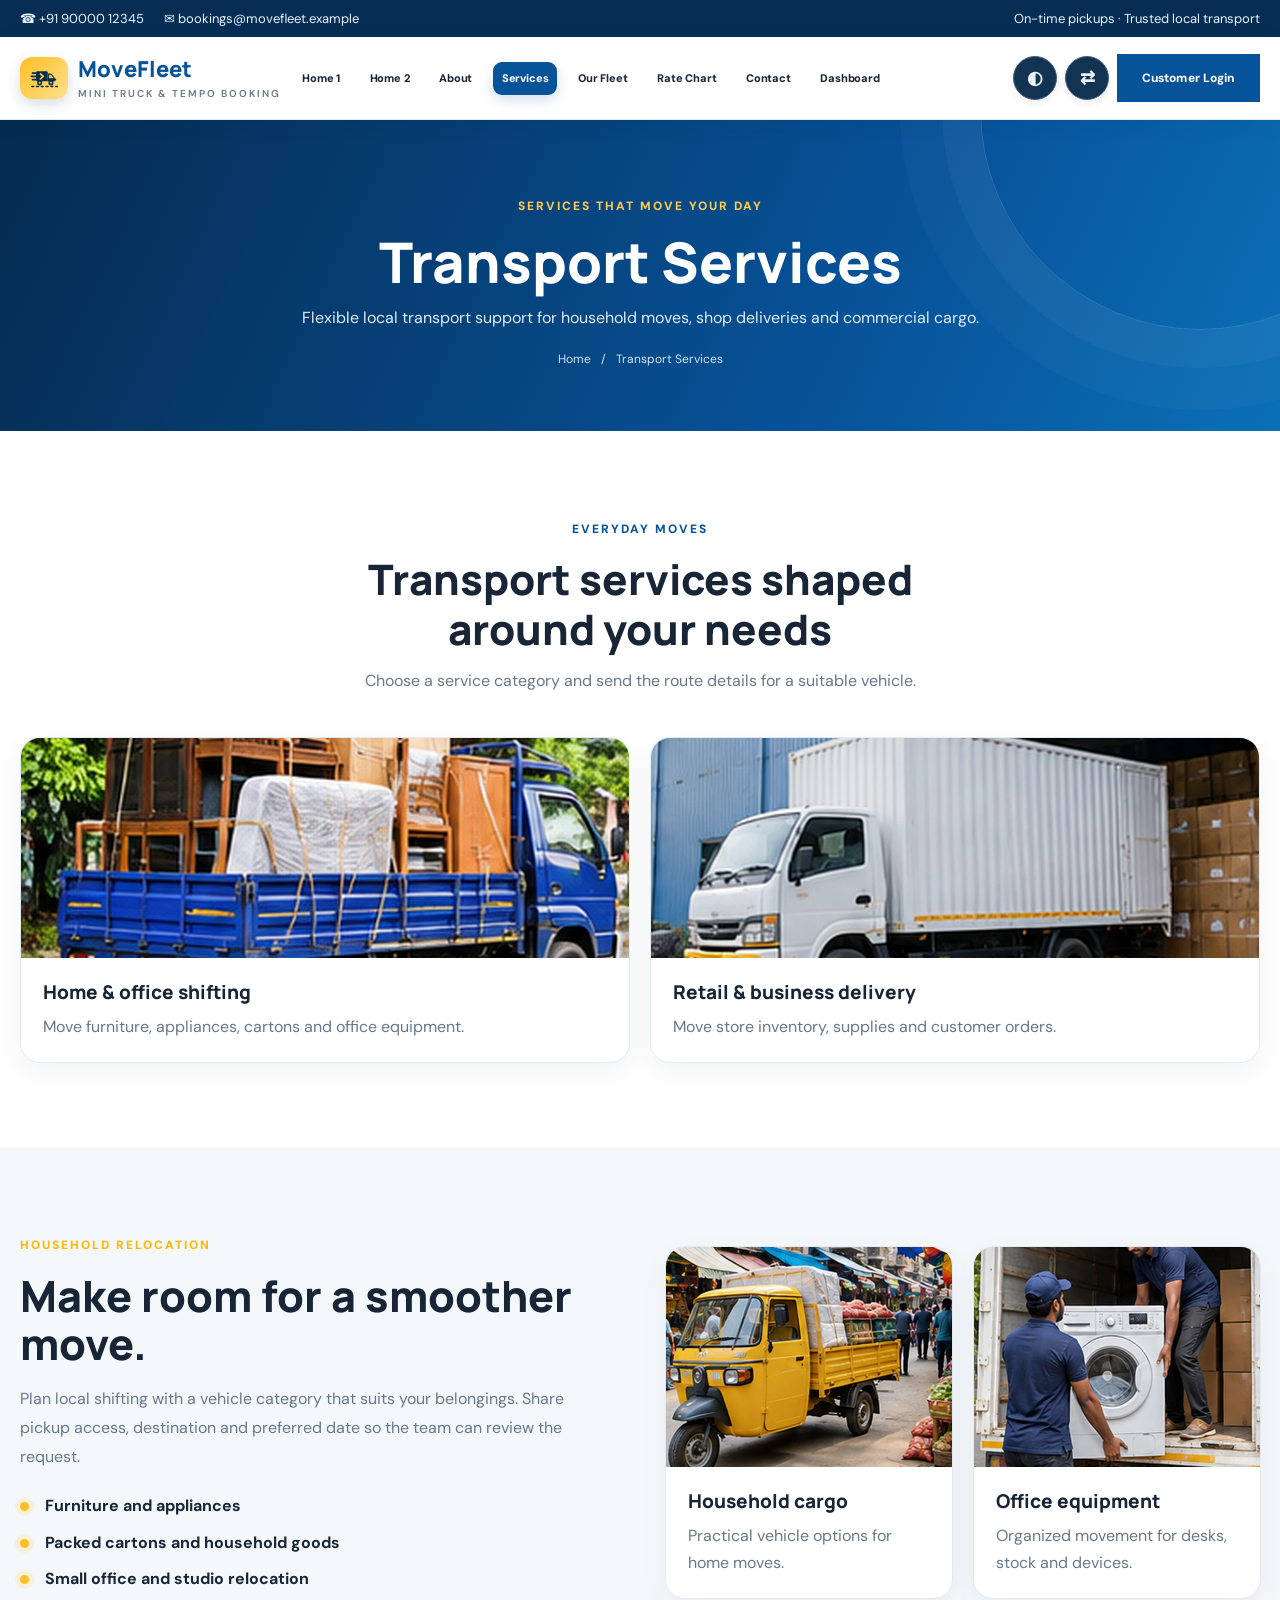
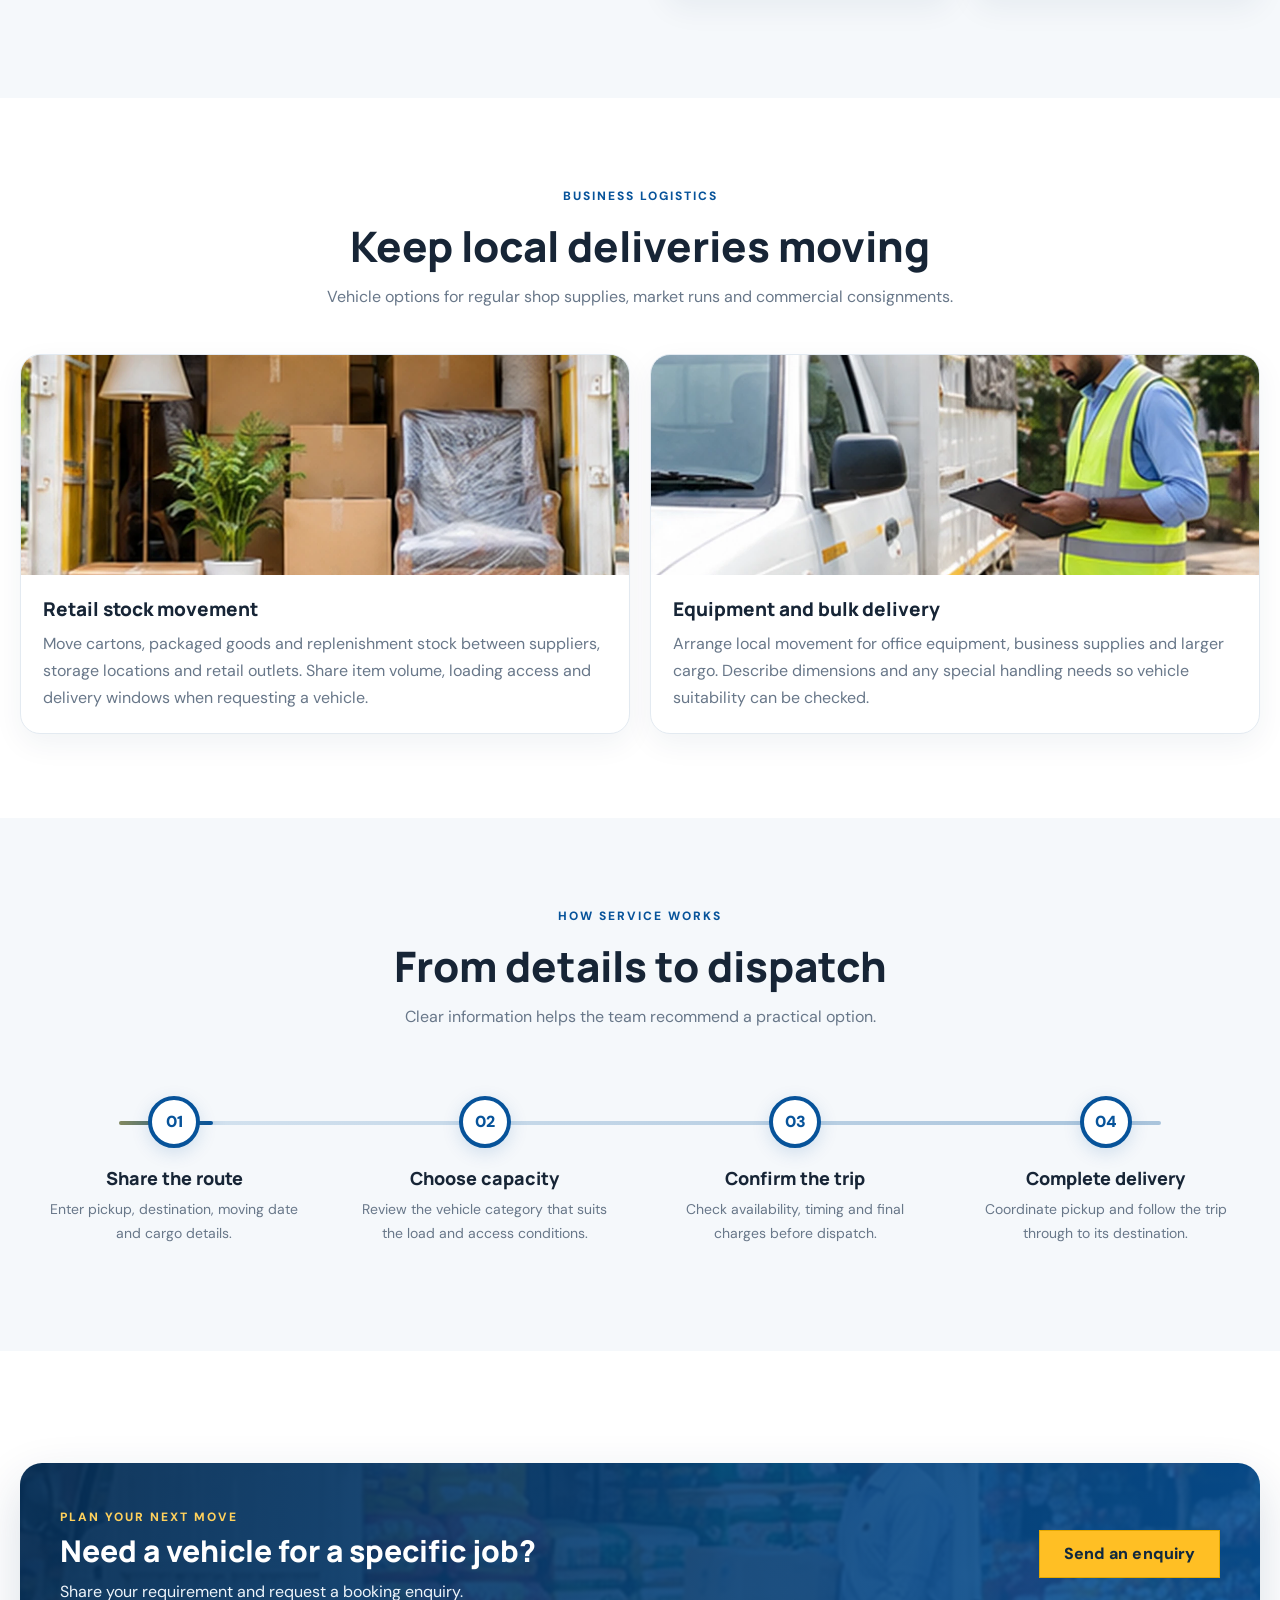
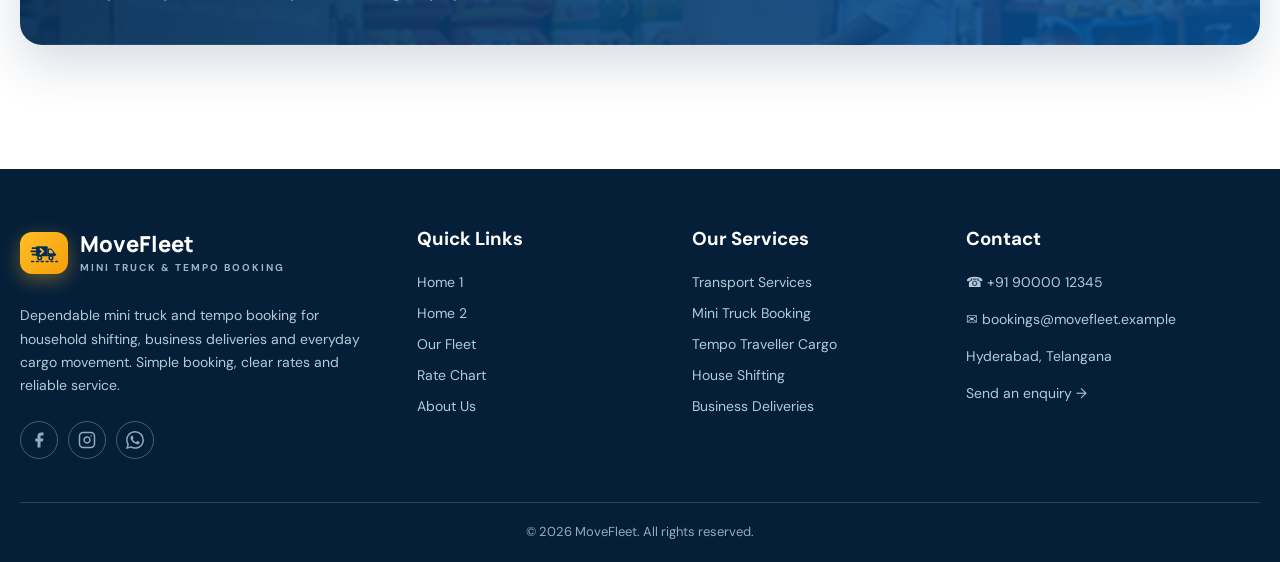
<file: services.html>
﻿<!DOCTYPE html>

<html lang="en"><head><meta charset="utf-8"/><meta content="width=device-width,initial-scale=1" name="viewport"/><meta content="Local mini truck and tempo services for shifting, business delivery and cargo movement." name="description"/><title>Transport Services | MoveFleet</title><link rel="icon" type="image/svg+xml" href="assets/img/favicon.svg">
  <link rel="icon" type="image/png" href="assets/img/favicon.png"><link href="assets/css/style.css" rel="stylesheet"/></head><body><div class="topbar"><div class="container"><div><span>☎ +91 90000 12345</span><span>✉ bookings@movefleet.example</span></div><div>On-time pickups · Trusted local transport</div></div></div><header class="navbar"><div class="container navinner"><a class="brand" href="index.html"><span aria-hidden="true" class="brand-mark"><svg xmlns="http://www.w3.org/2000/svg" viewBox="0 0 36 32" fill="none" class="brand-logo-svg" aria-hidden="true"><path d="M3 10h4.5M1.5 14h6.5M3 18h4.5" stroke="#062e55" stroke-width="2" stroke-linecap="round"/><path d="M9.5 7.5h11a1.5 1.5 0 0 1 1.5 1.5v11H8.5a1 1 0 0 1-1-1v-10a1.5 1.5 0 0 1 1.5-1.5z" fill="#062e55"/><path d="M13 11l3.5 3-3.5 3" stroke="#ffbf24" stroke-width="2.2" stroke-linecap="round" stroke-linejoin="round"/><path d="M22 10.5h3.6a2 2 0 0 1 1.6.8l3.6 4.6a1.5 1.5 0 0 1 .6 1.1v2a1 1 0 0 1-1 1H22v-9.5z" fill="#062e55"/><path d="M23.5 12h2a1 1 0 0 1 .8.4l2.4 3.1a.5.5 0 0 1-.4.8H23.5v-4.3z" fill="#ffbf24"/><circle cx="31.5" cy="18" r="1.1" fill="#062e55"/><circle cx="12" cy="22" r="3.2" fill="#062e55"/><circle cx="12" cy="22" r="1.3" fill="#ffbf24"/><circle cx="26" cy="22" r="3.2" fill="#062e55"/><circle cx="26" cy="22" r="1.3" fill="#ffbf24"/><path d="M2 26.5h32" stroke="#062e55" stroke-width="1.8" stroke-linecap="round" stroke-dasharray="2.5 3.5"/></svg></span><span>MoveFleet<small>MINI TRUCK &amp; TEMPO BOOKING</small></span></a><nav class="navlinks"><a href="index.html">Home 1</a><a href="home-2.html">Home 2</a><a href="about.html">About</a><a href="services.html">Services</a><a href="fleet.html">Our Fleet</a><a href="rates.html">Rate Chart</a><a href="contact.html">Contact</a><a href="dashboard.html">Dashboard</a></nav><div class="nav-actions"><button class="iconbtn theme-control" data-theme="" aria-label="Switch colour theme" title="Switch colour theme">◐</button><button class="iconbtn rtl-control" data-dir="" aria-label="Switch text direction" title="Switch text direction">⇄</button><a class="btn btn-blue" href="login.html">Customer Login</a></div><button aria-expanded="false" aria-label="Open menu" class="hamb">☰</button></div><div class="mobile-menu"><a href="index.html">Home 1</a><a href="home-2.html">Home 2</a><a href="about.html">About</a><a href="services.html">Services</a><a href="fleet.html">Our Fleet</a><a href="rates.html">Rate Chart</a><a href="contact.html">Contact</a><a href="dashboard.html">Customer Dashboard</a><a href="login.html">Customer Login</a><div class="mobile-controls"><button class="iconbtn theme-control" data-theme="" aria-label="Switch colour theme" title="Switch colour theme">◐</button><button class="iconbtn rtl-control" data-dir="" aria-label="Switch text direction" title="Switch text direction">⇄</button></div></div></header><main><section class="page-hero premium-page-hero"><div class="container reveal"><span class="eyebrow">SERVICES THAT MOVE YOUR DAY</span><h1>Transport Services</h1><p>Flexible local transport support for household moves, shop deliveries and commercial cargo.</p><div class="breadcrumb"><a href="index.html">Home</a><span>/</span><span>Transport Services</span></div></div></section><section class="section"><div class="container"><div class="section-head reveal"><span class="eyebrow">EVERYDAY MOVES</span><h2>Transport services shaped around your needs</h2><p>Choose a service category and send the route details for a suitable vehicle.</p></div><div class="visual-grid two"><article class="visual-card reveal"><img alt="Home &amp; office shifting" loading="lazy" src="assets/img/transport-photo-14.webp"/><div><h3>Home &amp; office shifting</h3><p>Move furniture, appliances, cartons and office equipment.</p></div></article><article class="visual-card reveal"><img alt="Retail &amp; business delivery" loading="lazy" src="assets/img/transport-photo-15.webp"/><div><h3>Retail &amp; business delivery</h3><p>Move store inventory, supplies and customer orders.</p></div></article></div></div></section><section class="section soft"><div class="container split-story"><div class="story-copy reveal"><span class="eyebrow">HOUSEHOLD RELOCATION</span><h2>Make room for a smoother move.</h2><p>Plan local shifting with a vehicle category that suits your belongings. Share pickup access, destination and preferred date so the team can review the request.</p><ul class="clean-list"><li>Furniture and appliances</li><li>Packed cartons and household goods</li><li>Small office and studio relocation</li></ul></div><div class="visual-grid two"><article class="visual-card reveal"><img alt="Household cargo" loading="lazy" src="assets/img/transport-photo-16.webp"/><div><h3>Household cargo</h3><p>Practical vehicle options for home moves.</p></div></article><article class="visual-card reveal"><img alt="Office equipment" loading="lazy" src="assets/img/transport-photo-17.webp"/><div><h3>Office equipment</h3><p>Organized movement for desks, stock and devices.</p></div></article></div></div></section><section class="section"><div class="container"><div class="section-head reveal"><span class="eyebrow">BUSINESS LOGISTICS</span><h2>Keep local deliveries moving</h2><p>Vehicle options for regular shop supplies, market runs and commercial consignments.</p></div><div class="visual-grid two"><article class="visual-card reveal"><img alt="Cargo vehicle supporting shop stock movement" loading="lazy" src="assets/img/transport-photo-18.webp"/><div><h3>Retail stock movement</h3><p>Move cartons, packaged goods and replenishment stock between suppliers, storage locations and retail outlets. Share item volume, loading access and delivery windows when requesting a vehicle.</p></div></article><article class="visual-card reveal"><img alt="Transport vehicle for commercial equipment delivery" loading="lazy" src="assets/img/transport-photo-19.webp"/><div><h3>Equipment and bulk delivery</h3><p>Arrange local movement for office equipment, business supplies and larger cargo. Describe dimensions and any special handling needs so vehicle suitability can be checked.</p></div></article></div></div></section><section class="section soft"><div class="container"><div class="section-head reveal"><span class="eyebrow">HOW SERVICE WORKS</span><h2>From details to dispatch</h2><p>Clear information helps the team recommend a practical option.</p></div><div class="moving-process reveal">
 <div class="moving-route-line"><span class="moving-route-dot"></span></div>
 <div class="moving-process-grid">
  <article class="moving-step"><span class="moving-step-icon">01</span><div><h3>Share the route</h3><p>Enter pickup, destination, moving date and cargo details.</p></div></article>
  <article class="moving-step"><span class="moving-step-icon">02</span><div><h3>Choose capacity</h3><p>Review the vehicle category that suits the load and access conditions.</p></div></article>
  <article class="moving-step"><span class="moving-step-icon">03</span><div><h3>Confirm the trip</h3><p>Check availability, timing and final charges before dispatch.</p></div></article>
  <article class="moving-step"><span class="moving-step-icon">04</span><div><h3>Complete delivery</h3><p>Coordinate pickup and follow the trip through to its destination.</p></div></article>
 </div>
</div></div></section><section class="section"><div class="container"><div class="cta-band reveal" style="background-image:linear-gradient(105deg,rgba(6,46,85,.94),rgba(7,83,154,.88)),url(assets/img/transport-photo-49.webp);background-size:cover;background-position:center"><div><span class="eyebrow">PLAN YOUR NEXT MOVE</span><h2>Need a vehicle for a specific job?</h2><p>Share your requirement and request a booking enquiry.</p></div><a class="btn btn-primary" href="contact.html">Send an enquiry</a></div></div></section></main><footer class="footer"><div class="container"><div class="footer-grid"><div><a class="brand footer-brand" href="index.html"><span aria-hidden="true" class="brand-mark"><svg xmlns="http://www.w3.org/2000/svg" viewBox="0 0 36 32" fill="none" class="brand-logo-svg" aria-hidden="true"><path d="M3 10h4.5M1.5 14h6.5M3 18h4.5" stroke="#062e55" stroke-width="2" stroke-linecap="round"/><path d="M9.5 7.5h11a1.5 1.5 0 0 1 1.5 1.5v11H8.5a1 1 0 0 1-1-1v-10a1.5 1.5 0 0 1 1.5-1.5z" fill="#062e55"/><path d="M13 11l3.5 3-3.5 3" stroke="#ffbf24" stroke-width="2.2" stroke-linecap="round" stroke-linejoin="round"/><path d="M22 10.5h3.6a2 2 0 0 1 1.6.8l3.6 4.6a1.5 1.5 0 0 1 .6 1.1v2a1 1 0 0 1-1 1H22v-9.5z" fill="#062e55"/><path d="M23.5 12h2a1 1 0 0 1 .8.4l2.4 3.1a.5.5 0 0 1-.4.8H23.5v-4.3z" fill="#ffbf24"/><circle cx="31.5" cy="18" r="1.1" fill="#062e55"/><circle cx="12" cy="22" r="3.2" fill="#062e55"/><circle cx="12" cy="22" r="1.3" fill="#ffbf24"/><circle cx="26" cy="22" r="3.2" fill="#062e55"/><circle cx="26" cy="22" r="1.3" fill="#ffbf24"/><path d="M2 26.5h32" stroke="#062e55" stroke-width="1.8" stroke-linecap="round" stroke-dasharray="2.5 3.5"/></svg></span><span>MoveFleet<small>MINI TRUCK &amp; TEMPO BOOKING</small></span></a><p>Dependable mini truck and tempo booking for household shifting, business deliveries and everyday cargo movement. Simple booking, clear rates and reliable service.</p><div class="socials"><a aria-label="Facebook" href="#" target="_blank" rel="noopener"><svg xmlns="http://www.w3.org/2000/svg" width="18" height="18" viewBox="0 0 24 24" fill="currentColor" aria-hidden="true"><path d="M18 2h-3a5 5 0 0 0-5 5v3H7v4h3v8h4v-8h3l1-4h-4V7a1 1 0 0 1 1-1h3z"/></svg></a><a aria-label="Instagram" href="#" target="_blank" rel="noopener"><svg xmlns="http://www.w3.org/2000/svg" width="18" height="18" viewBox="0 0 24 24" fill="none" stroke="currentColor" stroke-width="2" stroke-linecap="round" stroke-linejoin="round" aria-hidden="true"><rect x="2" y="2" width="20" height="20" rx="5" ry="5"/><path d="M16 11.37A4 4 0 1 1 12.63 8 4 4 0 0 1 16 11.37z"/><line x1="17.5" y1="6.5" x2="17.51" y2="6.5"/></svg></a><a aria-label="WhatsApp" href="https://wa.me/919000012345" target="_blank" rel="noopener"><svg xmlns="http://www.w3.org/2000/svg" width="18" height="18" viewBox="0 0 24 24" fill="currentColor" aria-hidden="true"><path d="M17.472 14.382c-.297-.149-1.758-.867-2.03-.967-.273-.099-.471-.148-.67.15-.197.297-.767.966-.94 1.164-.173.199-.347.223-.644.075-.297-.15-1.255-.463-2.39-1.475-.883-.788-1.48-1.761-1.653-2.059-.173-.297-.018-.458.13-.606.134-.133.298-.347.446-.52.149-.174.198-.298.298-.497.099-.198.05-.371-.025-.52-.075-.149-.669-1.612-.916-2.207-.242-.579-.487-.5-.669-.51-.173-.008-.371-.01-.57-.01-.198 0-.52.074-.792.372-.272.297-1.04 1.016-1.04 2.479 0 1.462 1.065 2.875 1.213 3.074.149.198 2.096 3.2 5.077 4.487.709.306 1.262.489 1.694.625.712.227 1.36.195 1.871.118.571-.085 1.758-.719 2.006-1.413.248-.694.248-1.289.173-1.413-.074-.124-.272-.198-.57-.347m-5.421 7.403h-.004a9.87 9.87 0 0 1-5.031-1.378l-.361-.214-3.741.982.998-3.648-.235-.374a9.86 9.86 0 0 1-1.51-5.26c.001-5.45 4.436-9.884 9.888-9.884 2.64 0 5.122 1.03 6.988 2.898a9.825 9.825 0 0 1 2.893 6.994c-.003 5.45-4.437 9.884-9.885 9.884m8.413-18.297A11.815 11.815 0 0 0 12.05 0C5.495 0 .16 5.335.157 11.892c0 2.096.547 4.142 1.588 5.945L.057 24l6.305-1.654a11.882 11.882 0 0 0 5.683 1.448h.005c6.554 0 11.89-5.335 11.893-11.893a11.821 11.821 0 0 0-3.48-8.413z"/></svg></a></div></div><div><h3>Quick Links</h3><a href="index.html">Home 1</a><a href="home-2.html">Home 2</a><a href="fleet.html">Our Fleet</a><a href="rates.html">Rate Chart</a><a href="about.html">About Us</a></div><div><h3>Our Services</h3><a href="services.html">Transport Services</a><a href="fleet.html">Mini Truck Booking</a><a href="fleet.html">Tempo Traveller Cargo</a><a href="fleet.html">House Shifting</a><a href="fleet.html">Business Deliveries</a></div><div><h3>Contact</h3><p>☎ +91 90000 12345</p><p>✉ bookings@movefleet.example</p><p>Hyderabad, Telangana</p><a href="contact.html">Send an enquiry →</a></div></div><div class="copyright">© 2026 MoveFleet. All rights reserved.</div></div></footer><script src="assets/js/app.js"></script></body></html>
</file>
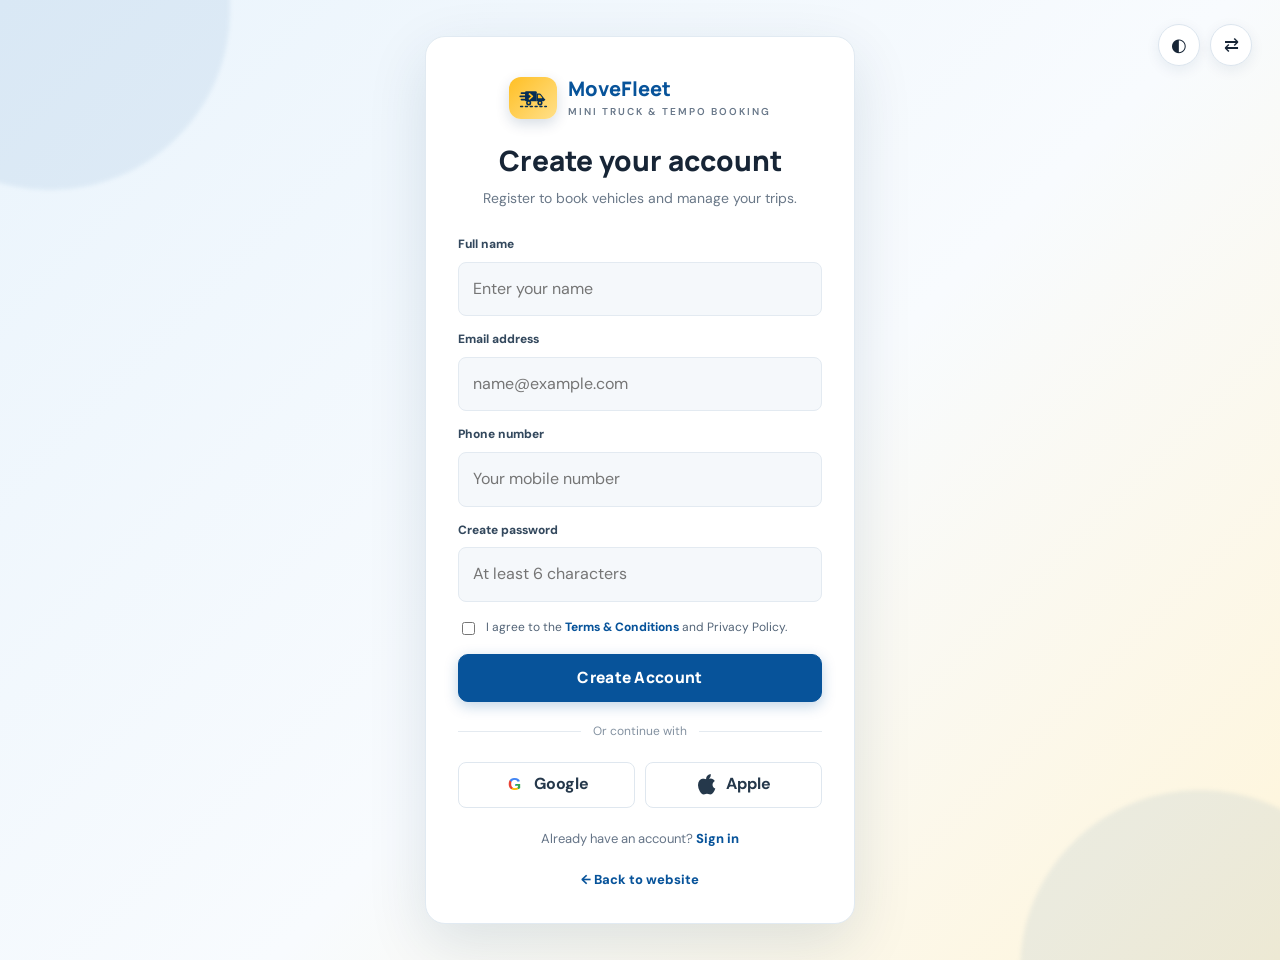
<file: signup.html>
<!doctype html><html lang="en"><head><meta charset="utf-8"><meta name="viewport" content="width=device-width,initial-scale=1"><title>Sign Up | MoveFleet</title><link rel="icon" type="image/svg+xml" href="assets/img/favicon.svg">
  <link rel="icon" type="image/png" href="assets/img/favicon.png"><link rel="stylesheet" href="assets/css/style.css"></head><body><main class="auth-page"><div class="auth-tools"><button class="iconbtn theme-control" data-theme aria-label="Toggle dark theme" title="Switch colour theme">◐</button><button class="iconbtn rtl-control" data-dir aria-label="Toggle RTL" title="Switch text direction">⇄</button></div><section class="auth-card"><div class="auth-brand"><a class="brand" href="index.html"><span class="brand-mark"><svg xmlns="http://www.w3.org/2000/svg" viewBox="0 0 36 32" fill="none" class="brand-logo-svg" aria-hidden="true"><path d="M3 10h4.5M1.5 14h6.5M3 18h4.5" stroke="#062e55" stroke-width="2" stroke-linecap="round"/><path d="M9.5 7.5h11a1.5 1.5 0 0 1 1.5 1.5v11H8.5a1 1 0 0 1-1-1v-10a1.5 1.5 0 0 1 1.5-1.5z" fill="#062e55"/><path d="M13 11l3.5 3-3.5 3" stroke="#ffbf24" stroke-width="2.2" stroke-linecap="round" stroke-linejoin="round"/><path d="M22 10.5h3.6a2 2 0 0 1 1.6.8l3.6 4.6a1.5 1.5 0 0 1 .6 1.1v2a1 1 0 0 1-1 1H22v-9.5z" fill="#062e55"/><path d="M23.5 12h2a1 1 0 0 1 .8.4l2.4 3.1a.5.5 0 0 1-.4.8H23.5v-4.3z" fill="#ffbf24"/><circle cx="31.5" cy="18" r="1.1" fill="#062e55"/><circle cx="12" cy="22" r="3.2" fill="#062e55"/><circle cx="12" cy="22" r="1.3" fill="#ffbf24"/><circle cx="26" cy="22" r="3.2" fill="#062e55"/><circle cx="26" cy="22" r="1.3" fill="#ffbf24"/><path d="M2 26.5h32" stroke="#062e55" stroke-width="1.8" stroke-linecap="round" stroke-dasharray="2.5 3.5"/></svg></span><span>MoveFleet<small>MINI TRUCK & TEMPO BOOKING</small></span></a></div><h1>Create your account</h1><p class="auth-sub">Register to book vehicles and manage your trips.</p><form data-signup-form><div class="field"><label for="fullName">Full name</label><input class="auth-input" id="fullName" required placeholder="Enter your name"></div><div class="field"><label for="signupEmail">Email address</label><input class="auth-input" id="signupEmail" type="email" required placeholder="name@example.com"></div><div class="field"><label for="signupPhone">Phone number</label><input class="auth-input" id="signupPhone" type="tel" required placeholder="Your mobile number"></div><div class="field"><label for="signupPassword">Create password</label><input class="auth-input" id="signupPassword" type="password" required minlength="6" placeholder="At least 6 characters"></div><label class="terms"><input type="checkbox" id="terms"><span>I agree to the <a href="#" style="color:#07539a;font-weight:800">Terms & Conditions</a> and Privacy Policy.</span></label><button class="btn auth-submit">Create Account</button></form><div class="or">Or continue with</div><div class="social-login"><button type="button" data-social-login><span class="social-brand google-brand" aria-hidden="true">G</span> Google</button><button type="button" data-social-login><span class="social-brand apple-brand" aria-hidden="true">&#xf179;</span> Apple</button></div><p class="auth-bottom">Already have an account? <a href="login.html">Sign in</a></p><p class="auth-bottom"><a href="index.html">← Back to website</a></p></section></main><script src="assets/js/app.js"></script><script>if(localStorage.getItem('mf-theme')==='dark')document.querySelector('.auth-page').classList.add('dark');document.querySelectorAll('[data-theme]').forEach(b=>b.addEventListener('click',()=>document.querySelector('.auth-page').classList.toggle('dark')));</script></body></html>
</file>
<file: assets/css/style.css>
﻿@import url('https://fonts.googleapis.com/css2?family=DM+Sans:wght@400;500;600;700;800&family=Manrope:wght@400;500;600;700;800&display=swap');
:root{--container-max:1280px;--blue:#07539a;--blue2:#063b70;--sky:#eaf4fc;--yellow:#ffb703;--ink:#172536;--muted:#687789;--paper:#fff;--surface:#f5f8fb;--line:#e3eaf1;--shadow:0 18px 50px rgba(11,54,92,.12);--radius:18px}*,*:before,*:after{box-sizing:border-box}html{scroll-behavior:smooth}body{margin:0;font-family:'DM Sans',sans-serif;color:var(--ink);background:var(--paper);line-height:1.65}body.dark{--ink:#edf4fc;--muted:#b3c0ce;--paper:#101b29;--surface:#172638;--sky:#1b3148;--line:#2b3d50;--shadow:0 18px 50px rgba(0,0,0,.28)}body[dir=rtl]{direction:rtl}a{color:inherit;text-decoration:none}button,input,select,textarea{font:inherit}button{cursor:pointer}.container{width:min(var(--container-max,1280px),calc(100% - 40px));max-width:100%;margin:auto}.topbar{background:#062e55;color:#eaf4fc;font-size:13px;padding:8px 0}.topbar .container{display:flex;justify-content:space-between;gap:20px}.topbar span{margin-inline-end:20px}.navbar{position:-webkit-sticky;position:sticky;top:0;z-index:1000;background:var(--paper);border-bottom:1px solid var(--line);box-shadow:0 4px 20px rgba(10,45,80,.08);transition:background .2s,border-color .2s,box-shadow .2s}.navinner{height:82px;display:flex;align-items:center;justify-content:space-between;gap:24px}.brand{display:flex;align-items:center;gap:10px;font-family:Manrope,sans-serif;font-weight:800;font-size:22px;line-height:1.1;color:var(--blue)}.brand small{display:block;font:600 10px 'DM Sans';letter-spacing:2px;color:var(--muted);margin-top:5px}.brand svg{width:48px;height:42px;flex:none}.navlinks{display:flex;align-items:center;gap:28px;font-size:14px;font-weight:700}.navlinks a{padding:10px 0;transition:.2s}.navlinks a:hover,.navlinks a.active{color:var(--blue)}.nav-actions{display:flex;align-items:center;gap:10px}.iconbtn{width:40px;height:40px;border:1px solid var(--line);border-radius:50%;background:var(--surface);color:var(--ink)}.btn{display:inline-flex;align-items:center;justify-content:center;gap:8px;border:0;border-radius:8px;padding:13px 22px;font-weight:800;transition:transform .22s,box-shadow .22s,background .22s;min-height:48px}.btn:hover{transform:translateY(-3px);box-shadow:0 10px 22px rgba(7,83,154,.2)}.btn-primary{background:var(--yellow);color:#172536}.btn-blue{background:var(--blue);color:#fff}.btn-outline{border:1px solid var(--line);color:var(--ink);background:transparent}.hamb{display:none;width:44px;height:44px;border:1px solid var(--line);border-radius:9px;background:var(--surface);color:var(--ink);font-size:22px}.hero{position:relative;overflow:hidden;background:linear-gradient(110deg,#062e55 0%,#07539a 57%,#0c6db7 100%);color:white;padding:86px 0 92px}.hero:before{content:'';position:absolute;inset:0;background:radial-gradient(circle at 80% 30%,rgba(255,183,3,.2),transparent 30%),radial-gradient(circle at 20% 90%,rgba(255,255,255,.1),transparent 28%)}.hero-grid{position:relative;display:grid;grid-template-columns:1fr 1.05fr;align-items:center;gap:44px}.eyebrow{display:inline-flex;align-items:center;gap:9px;color:var(--yellow);font-size:12px;letter-spacing:2px;font-weight:800;text-transform:uppercase}.hero h1{font:800 clamp(38px,5vw,62px)/1.1 Manrope;margin:18px 0}.hero h1 span{color:var(--yellow)}.hero p{color:#e3edf7;font-size:17px;max-width:550px}.hero-cta{display:flex;gap:12px;flex-wrap:wrap;margin-top:28px}.hero .btn-outline{border-color:rgba(255,255,255,.55);color:#fff}.hero-photo{height:410px;border-radius:28px;background:linear-gradient(0deg,rgba(2,25,47,.1),rgba(2,25,47,.1)),url('../img/transport-photo-42.webp') center/cover;box-shadow:0 25px 65px rgba(0,0,0,.25);border:8px solid rgba(255,255,255,.13);position:relative}.float-tag{position:absolute;bottom:24px;left:-22px;background:white;color:#172536;padding:16px 20px;border-radius:12px;box-shadow:var(--shadow);font-weight:800}.float-tag strong{display:block;color:var(--blue);font-size:22px}.booking-strip{margin-top:-38px;position:relative;z-index:4}.booking-box{background:var(--paper);box-shadow:var(--shadow);border-radius:16px;padding:22px 24px;display:grid;grid-template-columns:repeat(4,1fr) auto;gap:16px;align-items:end}.field label{display:block;font-size:12px;font-weight:800;margin-bottom:7px;color:var(--muted)}.field input,.field select,.field textarea,.auth-input{width:100%;border:1px solid var(--line);background:var(--surface);color:var(--ink);border-radius:8px;padding:13px 14px;outline:none;min-height:48px}.field input:focus,.field select:focus,.auth-input:focus{border-color:var(--blue);box-shadow:0 0 0 3px rgba(7,83,154,.12)}.section{padding:84px 0}.section.soft{background:var(--surface)}.section-head{text-align:center;max-width:680px;margin:0 auto 42px}.section-head .eyebrow{color:var(--blue)}.section-head h2{font:800 clamp(28px,3.4vw,42px)/1.2 Manrope;margin:12px 0}.section-head p{color:var(--muted);margin:0}.service-grid{display:grid;grid-template-columns:repeat(3,1fr);gap:22px}.service-card{background:var(--paper);border:1px solid var(--line);border-radius:var(--radius);padding:28px;box-shadow:0 8px 24px rgba(10,45,80,.04);transition:.25s}.service-card:hover{transform:translateY(-7px);box-shadow:var(--shadow)}.service-icon{width:58px;height:58px;border-radius:14px;background:var(--sky);color:var(--blue);display:grid;place-items:center;font-size:25px;margin-bottom:18px}.service-card h3{font:800 20px Manrope;margin:0 0 10px}.service-card p{color:var(--muted);margin:0 0 18px}.text-link{font-weight:800;color:var(--blue)}.fleet-grid{display:grid;grid-template-columns:repeat(3,1fr);gap:22px}.vehicle-card{border:1px solid var(--line);background:var(--paper);border-radius:16px;overflow:hidden;box-shadow:0 8px 22px rgba(10,45,80,.06)}.vehicle-img{height:190px;background-size:cover;background-position:center}.vehicle-content{padding:22px}.vehicle-content h3{margin:0 0 6px;font:800 19px Manrope}.vehicle-content p{color:var(--muted);margin:0 0 14px}.vehicle-meta{display:flex;justify-content:space-between;border-top:1px solid var(--line);padding-top:13px;font-size:13px;font-weight:700}.about-grid{display:grid;grid-template-columns:1fr 1fr;gap:54px;align-items:center}.about-photo{height:420px;border-radius:22px;background:url('../img/transport-photo-43.webp') center/cover;position:relative}.about-photo:after{content:'Reliable • Safe • On time';position:absolute;bottom:20px;left:20px;background:var(--yellow);color:#172536;padding:12px 18px;border-radius:8px;font-weight:800}.about-copy h2{font:800 40px/1.15 Manrope;margin:14px 0}.about-copy p{color:var(--muted)}.checklist{display:grid;grid-template-columns:1fr 1fr;gap:12px;margin:24px 0}.checklist span:before{content:'✓';color:var(--blue);font-weight:900;margin-inline-end:9px}.stats{background:var(--blue2);color:#fff;padding:35px 0}.stats-grid{display:grid;grid-template-columns:repeat(4,1fr);text-align:center;gap:20px}.stats strong{display:block;color:var(--yellow);font:800 32px Manrope}.stats span{font-size:13px;color:#d7e6f4}.steps{display:grid;grid-template-columns:repeat(4,1fr);gap:18px}.step{padding:24px;border:1px solid var(--line);border-radius:14px;background:var(--paper)}.step b{display:grid;place-items:center;width:40px;height:40px;border-radius:50%;background:var(--yellow);margin-bottom:16px}.step h3{margin:0 0 7px}.step p{color:var(--muted);font-size:14px;margin:0}.cta-band{background:linear-gradient(110deg,#063b70,#0870bc);border-radius:22px;padding:40px;color:#fff;display:flex;align-items:center;justify-content:space-between;gap:24px}.cta-band h2{font:800 30px Manrope;margin:0 0 8px}.cta-band p{margin:0;color:#dceaf6}.page-hero{background:linear-gradient(110deg,#062e55,#07539a);color:white;text-align:center;padding:62px 0}.page-hero h1{font:800 clamp(32px,4vw,46px) Manrope;margin:0 0 8px}.page-hero p{color:#dbe9f6;margin:0}.crumb{font-size:13px;color:#c8dced;margin-top:14px}.rate-table{width:100%;border-collapse:collapse;background:var(--paper);border:1px solid var(--line);border-radius:14px;overflow:hidden}.rate-table th,.rate-table td{padding:17px;text-align:start;border-bottom:1px solid var(--line)}.rate-table th{background:var(--blue);color:#fff}.rate-table tr:last-child td{border:0}.contact-grid{display:grid;grid-template-columns:1fr 1fr;gap:30px}.panel{background:var(--paper);border:1px solid var(--line);border-radius:16px;padding:28px;box-shadow:0 8px 24px rgba(10,45,80,.05)}.panel h2{font:800 24px Manrope;margin-top:0}.form-grid{display:grid;grid-template-columns:1fr 1fr;gap:14px}.form-grid .full{grid-column:1/-1}.mapbox{height:260px;border:0;width:100%;border-radius:12px;margin-top:18px}.footer{background:#061f39;color:#d7e5f3;padding:55px 0 20px}.footer-grid{display:grid;grid-template-columns:1.5fr 1fr 1fr 1.2fr;gap:30px}.footer h3{color:white;margin:0 0 16px}.footer p,.footer a{color:#b7c8d8;font-size:14px}.footer a{display:block;margin:8px 0}.socials{display:flex;gap:10px;margin-top:16px}.socials a{display:grid;place-items:center;width:38px;height:38px;border:1px solid #456078;border-radius:50%;color:#94aabd;transition:color .2s,border-color .2s,background .2s}.socials a:hover{color:#fff;border-color:#ffb703;background:rgba(255,183,3,.12)}.socials a svg{display:block;flex-shrink:0}.copyright{border-top:1px solid #29445d;margin-top:35px;padding-top:18px;text-align:center;color:#94aabd;font-size:13px}.reveal{opacity:0;transform:translateY(22px);transition:opacity .7s,transform .7s}.reveal.visible{opacity:1;transform:none}.notice{padding:12px 14px;border-radius:9px;background:#e8f7ee;color:#126339;margin:12px 0;display:none}.mobile-menu{display:none}
/* Auth */
.auth-page{min-height:100vh;background:linear-gradient(135deg,#eaf4fc,#f8fbfe 55%,#fff5d9);display:grid;place-items:center;padding:28px 16px;position:relative;overflow:hidden}.auth-page:before,.auth-page:after{content:'';position:absolute;border-radius:50%;background:rgba(7,83,154,.07);width:360px;height:360px;filter:blur(2px)}.auth-page:before{top:-170px;left:-130px}.auth-page:after{bottom:-190px;right:-100px}.auth-tools{position:absolute;top:12px;right:12px;display:flex;gap:8px;z-index:2}.auth-card .auth-tools{top:12px;right:12px}.auth-card{position:relative;z-index:1;width:min(460px,100%);background:#fff;border:1px solid #e1eaf2;border-radius:22px;box-shadow:0 24px 70px rgba(6,46,85,.16);padding:68px 34px 34px}.auth-brand{justify-content:center;margin-bottom:22px}.auth-brand .brand{font-size:20px}.auth-card h1{text-align:center;font:800 28px Manrope;margin:8px 0}.auth-sub{text-align:center;color:#6a7888;margin:0 0 25px;font-size:14px}.auth-card .field{margin:14px 0}.auth-card .field label{color:#33485d}.auth-input{background:#f7f9fc;color:#172536;border-color:#dfe7ef}.auth-row{display:flex;align-items:center;justify-content:space-between;gap:8px;flex-wrap:nowrap;font-size:12px;margin:14px 0 18px}.remember{display:flex;align-items:center;gap:6px;white-space:nowrap;color:#46586a}.remember input{accent-color:var(--blue)}.forgot{color:var(--blue);font-weight:800;white-space:nowrap}.auth-submit{width:100%;background:var(--blue);color:white}.or{display:flex;align-items:center;gap:12px;color:#8391a0;font-size:12px;margin:20px 0}.or:before,.or:after{content:'';height:1px;background:#e4eaf0;flex:1}.social-login{display:grid;grid-template-columns:1fr 1fr;gap:10px}.social-login button{height:46px;border:1px solid #dfe7ef;border-radius:8px;background:#fff;color:#25384b;font-weight:700;display:flex;align-items:center;justify-content:center;gap:9px}.social-login svg{width:18px;height:18px}.auth-bottom{text-align:center;font-size:13px;color:#657487;margin:20px 0 0}.auth-bottom a{color:var(--blue);font-weight:800}.terms{font-size:12px;color:#536477;margin:16px 0;display:flex;align-items:flex-start;gap:8px}.terms input{margin-top:4px;accent-color:var(--blue)}.auth-page.dark{background:linear-gradient(135deg,#0c1c2d,#132b43 55%,#382d17)}.auth-page.dark .auth-card{background:#14263a;border-color:#2c435b}.auth-page.dark .auth-card h1,.auth-page.dark .auth-brand .brand{color:#f2f7fc}.auth-page.dark .auth-sub,.auth-page.dark .auth-bottom,.auth-page.dark .terms{color:#b7c5d4}.auth-page.dark .auth-input{background:#1d344c;border-color:#38516b;color:#fff}.auth-page.dark .auth-card .field label{color:#dce8f4}.auth-page.dark .social-login button{background:#20364c;color:#fff;border-color:#3b536b}.auth-page.dark .remember{color:#d1dce7}.auth-page.dark .or:before,.auth-page.dark .or:after{background:#3a5067}
/* Dashboard */
.dashboard{height:100vh;min-height:100vh;background:var(--surface);display:grid;grid-template-columns:264px minmax(0,1fr);overflow:hidden!important}.sidebar{background:#062e55;color:#dceafa;padding:24px 18px;display:flex;flex-direction:column;height:100vh;max-height:100vh;overflow-y:auto;overflow-x:hidden;position:relative;z-index:80;flex-shrink:0}.sidebar::-webkit-scrollbar{width:5px}.sidebar::-webkit-scrollbar-thumb{background:rgba(255,255,255,.2);border-radius:3px}.sidebar .brand{color:#fff;margin:0 8px 34px}.sidebar .brand small{color:#b6cbe0}.side-label{font-size:10px;letter-spacing:1.8px;color:#86a9c9;font-weight:800;margin:18px 12px 9px}.side-link{display:flex;align-items:center;gap:12px;padding:12px;border-radius:9px;color:#dceafa;font-weight:600;font-size:14px;margin:3px 0}.side-link:hover,.side-link.active{background:#0c5794;color:#fff}.side-link .ico{width:22px;text-align:center}.side-bottom{margin-top:auto;border-top:1px solid #2b5277;padding-top:15px}.side-bottom button{width:100%;text-align:left;background:none;border:0;color:#dceafa;padding:11px 12px;border-radius:8px}.side-bottom button:hover{background:#0c5794}.dash-main{min-width:0;height:100vh;max-height:100vh;overflow-y:auto;overflow-x:hidden;-webkit-overflow-scrolling:touch;padding:28px 34px}.dash-top{display:flex;align-items:center;justify-content:space-between;gap:15px;margin-bottom:28px}.dash-top h1{font:800 26px Manrope;margin:0}.dash-top p{margin:4px 0 0;color:var(--muted);font-size:13px}.dash-user{display:flex;align-items:center;gap:10px;font-weight:700}.avatar{width:40px;height:40px;border-radius:50%;background:var(--yellow);display:grid;place-items:center;color:#172536}.dash-cards{display:grid;grid-template-columns:repeat(4,1fr);gap:16px;margin-bottom:24px}.dash-stat{background:var(--paper);border:1px solid var(--line);border-radius:13px;padding:20px}.dash-stat span{font-size:12px;color:var(--muted)}.dash-stat strong{display:block;font:800 28px Manrope;margin-top:6px}.dash-columns{display:grid;grid-template-columns:1.5fr 1fr;gap:18px}.dash-panel{background:var(--paper);border:1px solid var(--line);border-radius:14px;padding:22px;min-width:0}.dash-panel h2{font:800 18px Manrope;margin:0 0 16px}.booking-row{display:flex;align-items:center;justify-content:space-between;gap:12px;padding:14px 0;border-bottom:1px solid var(--line)}.booking-row:last-child{border:0}.booking-row strong{display:block;font-size:14px}.booking-row small{color:var(--muted)}.status{font-size:11px;font-weight:800;padding:5px 9px;border-radius:30px;background:#fff1cc;color:#815900;white-space:nowrap}.status.done{background:#dcf6e7;color:#12623b}.dash-actions{display:flex;gap:10px;flex-wrap:wrap;margin-bottom:20px}.side-toggle{display:none}.empty{color:var(--muted);font-size:14px;padding:20px 0}
@media(max-width:1100px){.topbar{display:none!important}.navinner{height:72px}.navlinks{display:none!important}.hamb{display:inline-grid!important;place-items:center;margin-inline-start:auto}.nav-actions{display:none!important}.mobile-menu{position:absolute;top:72px;left:0;right:0;width:100%;max-width:100%;background:var(--paper);border-bottom:1px solid var(--line);padding:14px 18px 20px;box-shadow:var(--shadow);z-index:99;max-height:calc(100vh - 72px);overflow-y:auto;-webkit-overflow-scrolling:touch}.mobile-menu.open{display:flex!important;flex-direction:column;gap:8px}.mobile-menu a{display:flex;align-items:center;padding:12px 14px!important;border-radius:9px;min-height:42px;border-bottom:1px solid var(--line);font-weight:700}.mobile-controls{display:flex;gap:10px;margin-top:10px;padding-top:10px;border-top:1px solid var(--line)}.mobile-controls .btn{flex:1 1 0;min-height:44px;justify-content:center}.float-tag{left:14px!important}.booking-box{grid-template-columns:repeat(2,1fr)}.booking-box .btn{width:100%}.hero-grid{gap:25px}.hero-photo{height:340px}.dash-cards{grid-template-columns:repeat(2,1fr)}}
@media(max-width:820px){.hero{padding:62px 0 72px}.hero-grid{grid-template-columns:1fr}.hero-photo{height:300px}.float-tag{left:12px!important}.booking-strip{margin-top:-25px}.service-grid,.fleet-grid{grid-template-columns:repeat(2,1fr)}.about-grid,.contact-grid{grid-template-columns:1fr}.about-photo{height:330px}.steps{grid-template-columns:repeat(2,1fr)}.footer-grid{grid-template-columns:repeat(2,1fr)}.dashboard{grid-template-columns:1fr}.sidebar{position:fixed;z-index:80;left:-280px;width:260px;transition:left .25s}.sidebar.open{left:0}.side-toggle{display:inline-flex}.dash-main{padding:22px}.dash-columns{grid-template-columns:1fr}}
@media(max-width:560px){.container{width:min(100% - 28px,var(--container-max,1280px))}.brand{font-size:18px}.brand svg{width:42px}.hero{padding:50px 0 65px}.hero h1{font-size:39px}.hero p{font-size:15px}.hero-photo{height:240px;border-width:5px}.booking-box{grid-template-columns:1fr;padding:17px}.section{padding:62px 0}.service-grid,.fleet-grid,.steps{grid-template-columns:1fr}.stats-grid{grid-template-columns:repeat(2,1fr)}.stats strong{font-size:27px}.checklist{grid-template-columns:1fr}.cta-band{display:block;padding:28px}.cta-band .btn{margin-top:18px}.footer-grid{grid-template-columns:1fr}.form-grid{grid-template-columns:1fr}.form-grid .full{grid-column:auto}.page-hero{padding:48px 0}.auth-card{padding:27px 20px;border-radius:17px}.auth-row{font-size:11px;gap:5px}.social-login{grid-template-columns:1fr}.dash-main{padding:18px 14px}.dash-top h1{font-size:21px}.dash-cards{gap:10px}.dash-stat{padding:15px}.dash-stat strong{font-size:24px}.dash-user .user-name{display:none}.rate-table th,.rate-table td{padding:11px 9px;font-size:12px}}
@media(prefers-reduced-motion:reduce){*,*:before,*:after{scroll-behavior:auto!important;animation:none!important;transition:none!important}.reveal{opacity:1;transform:none}}


/* MoveFleet premium v3: editorial layouts, motion and tablet refinements */
:root{--accent:#ffbf24;--deep:#062e55;--blue:#07539a}
main,.footer{overflow-x:clip;max-width:100%}
img{max-width:100%;display:block}
.hero-premium{background:linear-gradient(105deg,#052b50 0%,#07539a 62%,#0a6caf 100%)}
.hero-proof{display:flex;flex-wrap:wrap;gap:18px;margin-top:28px;color:#e8f3fd;font-size:12px;font-weight:700}
.hero-proof span{padding-left:13px;border-left:2px solid var(--accent)}
.editorial-head{max-width:760px;margin:0 auto 32px;text-align:center}
.editorial-head h2,.split-heading h2,.home2-book-head h2{font:800 clamp(30px,4vw,48px)/1.12 Manrope;margin:13px 0}
.editorial-head h2 span{color:var(--blue)}
.image-feature-grid{display:grid;grid-template-columns:1.2fr 1fr 1fr;gap:20px;align-items:stretch}
.feature-visual,.visual-card{overflow:hidden;border-radius:20px;background:var(--paper);border:1px solid var(--line);box-shadow:var(--shadow)}
.feature-visual{min-height:250px}
.feature-visual img{width:100%;height:100%;min-height:250px;object-fit:cover;transition:transform .8s cubic-bezier(.2,.7,.2,1)}
.visual-card img{width:100%;height:180px;object-fit:cover;transition:transform .7s}
.visual-card>div{padding:20px}
.visual-card h3{font:800 19px Manrope;margin:0 0 7px}
.visual-card p{color:var(--muted);margin:0}
.visual-card:hover img,.feature-visual:hover img{transform:scale(1.055)}
.visual-grid{display:grid;gap:20px}
.visual-grid.two{grid-template-columns:repeat(2,minmax(0,1fr))}
.visual-grid.three{grid-template-columns:repeat(3,minmax(0,1fr))}
.split-story{display:grid;grid-template-columns:1fr 1fr;gap:50px;align-items:center}
.story-copy h2{font:800 clamp(30px,3.6vw,43px)/1.12 Manrope;margin:14px 0}
.story-copy p{color:var(--muted)}
.clean-list{padding:0;list-style:none;display:grid;gap:10px;margin:22px 0}
.clean-list li{padding-left:25px;position:relative;font-weight:700}
.clean-list li:before{content:"";position:absolute;left:0;top:9px;width:9px;height:9px;border-radius:50%;background:var(--accent);box-shadow:0 0 0 5px rgba(255,191,36,.15)}
.page-hero.premium-page-hero{padding:72px 0 62px;text-align:center;background:linear-gradient(115deg,#052b50,#07539a 68%,#0b70b7);color:white;position:relative;overflow:hidden}
.premium-page-hero:after{content:"";position:absolute;width:440px;height:440px;border:1px solid rgba(255,255,255,.15);border-radius:50%;right:-140px;top:-230px;box-shadow:0 0 0 38px rgba(255,255,255,.035),0 0 0 80px rgba(255,255,255,.025)}
.premium-page-hero h1{font:800 clamp(36px,5vw,56px)/1.08 Manrope;margin:13px 0}
.premium-page-hero p{max-width:680px;margin:0 auto;color:#e0edf8;font-size:16px}
.breadcrumb{display:flex;justify-content:center;gap:10px;margin-top:18px;font-size:12px;color:#d2e5f6}
.premium-page-hero .eyebrow{color:#ffca4d}
/* Home 2 Viewport Hero matching Design 100% */
.home2-hero{position:relative;min-height:calc(100vh - 104px);height:calc(100vh - 104px);max-height:calc(100vh - 104px);display:flex;flex-direction:column;justify-content:flex-start;align-items:center;overflow:hidden;padding:clamp(34px,4.6vh,52px) 0 0;background-color:#f6ede4;color:#08223c}
.home2-hero-bg-wrap{position:absolute;inset:0;width:100%;height:100%;overflow:hidden;pointer-events:none;z-index:1}
.home2-hero-bg{width:100%;height:100%;object-fit:cover;object-position:center 60%;display:block}
.home2-hero-overlay{position:absolute;inset:0;background:linear-gradient(180deg,rgba(255,246,238,.35) 0%,rgba(255,246,238,.05) 28%,transparent 50%);pointer-events:none}
body.dark .home2-hero{background-color:#071d32;color:#eaf2fa}
body.dark .home2-hero-overlay{background:linear-gradient(180deg,rgba(5,20,36,.82) 0%,rgba(5,20,36,.45) 45%,transparent 75%)}

.home2-hero-container{position:relative;z-index:5;width:min(var(--container-max,1280px),calc(100% - 40px));margin:0 auto!important;display:flex;flex-direction:column;align-items:center;justify-content:flex-start;text-align:center}
.home2-hero-content{max-width:960px;width:100%;display:flex;flex-direction:column;align-items:center;text-align:center;margin:0 auto}

.home2-kicker{display:inline-flex;align-items:center;justify-content:center;gap:12px;color:#08223c;font-size:13.5px;font-weight:800;letter-spacing:2.5px;text-transform:uppercase;margin:0 auto 6px;text-align:center}
body.dark .home2-kicker{color:#ffbf24}
.home2-kicker .kicker-line{width:40px;height:2px;background:#ffbf24;border-radius:2px;display:inline-block}

.home2-title{font:900 clamp(44px,5vw,68px)/1.06 Manrope,sans-serif;letter-spacing:-.045em;color:#08223c;margin:6px auto 10px;text-align:center;text-transform:none;width:100%}
body.dark .home2-title{color:#ffffff}

.home2-badge-wrap{display:flex;justify-content:center;align-items:center;width:100%;margin:0 auto 12px;text-align:center}
.home2-badge{display:inline-block;background:#ffbf24!important;color:#08223c!important;-webkit-text-fill-color:#08223c!important;font:900 clamp(24px,2.8vw,36px)/1.15 Manrope,sans-serif;letter-spacing:-.03em;font-style:italic;padding:4px 26px 7px;border-radius:9px;box-shadow:0 6px 20px rgba(255,191,36,.4);margin:0 auto;text-align:center}

.home2-desc{color:#1a3958;font-size:clamp(15px,1.2vw,17.5px);font-weight:600;line-height:1.5;max-width:680px;margin:0 auto 16px;text-align:center}
body.dark .home2-desc{color:#c9ddec}

.home2-cta{display:inline-flex;align-items:center;justify-content:center;gap:14px;margin:0 auto}
.home2-btn{display:inline-flex;align-items:center;justify-content:center;gap:9px;padding:12px 28px;border-radius:9px;font-size:15px;font-weight:800;cursor:pointer;transition:all .25s ease;text-decoration:none}
.home2-btn-primary{background:#ffbf24;color:#08223c;border:1px solid #e5a900;box-shadow:0 8px 20px rgba(255,191,36,.4)}
.home2-btn-primary:hover{background:#ffd05b;transform:translateY(-2px);box-shadow:0 12px 26px rgba(255,191,36,.5)}
.home2-btn-secondary{background:#fff;color:#08223c;border:2px solid #08223c;box-shadow:0 6px 16px rgba(8,34,60,.1)}
.home2-btn-secondary:hover{background:#f4f8fc;transform:translateY(-2px);box-shadow:0 10px 22px rgba(8,34,60,.16)}
body.dark .home2-btn-secondary{background:#0f2840;color:#fff;border-color:rgba(255,255,255,.7)}

.home2-bottom-strip{position:absolute;bottom:clamp(12px,2vh,20px);left:0;right:0;margin:0 auto;width:min(860px,calc(100% - 32px));z-index:6}
.home2-bottom-strip .strip-card{background:#fff;border-radius:18px;padding:12px 24px;display:flex;align-items:center;justify-content:space-between;gap:12px;box-shadow:0 16px 40px rgba(8,34,60,.22);border-bottom:6px solid #ffbf24;position:relative}
body.dark .home2-bottom-strip .strip-card{background:#0c2033;box-shadow:0 18px 45px rgba(0,0,0,.45)}
.strip-item{display:inline-flex;align-items:center;gap:8px;color:#08223c;font-size:13.5px;font-weight:800;white-space:nowrap}
body.dark .strip-item{color:#fff}
.strip-item svg{color:#08223c;flex-shrink:0}
body.dark .strip-item svg{color:#ffbf24}
.strip-divider{width:1px;height:22px;background:rgba(8,34,60,.18);flex-shrink:0}
body.dark .strip-divider{background:rgba(255,255,255,.2)}
.home2-book{padding-top:62px}
.home2-book-head{text-align:center;margin-bottom:28px}
.home2-booking{border:1px solid var(--line)}
.home2-booking .btn-blue{background:var(--blue);color:#fff}
.split-heading{display:flex;justify-content:space-between;align-items:end;gap:28px;margin-bottom:34px}
.split-heading h2{max-width:570px;margin-bottom:0}
.split-heading>p{max-width:390px;color:var(--muted)}
.home2-band{display:grid;grid-template-columns:.85fr 1.15fr;gap:45px;align-items:center;background:#092e51;color:#fff;border-radius:26px;padding:34px}
.home2-band-copy h2,.home2-feature-copy h2,.home2-final h2{font:800 clamp(30px,3.5vw,44px)/1.12 Manrope;margin:14px 0}
.home2-band-copy p,.home2-feature-copy p,.home2-final p{color:#d5e4f1}
.home2-band-image{height:300px;border-radius:18px;overflow:hidden}
.process-cards{display:grid;grid-template-columns:repeat(3,1fr);gap:18px}
.process-card{padding:28px;background:var(--paper);border:1px solid var(--line);border-radius:18px;transition:.35s;box-shadow:0 8px 28px rgba(9,45,78,.05)}
.process-card:hover{transform:translateY(-8px);box-shadow:var(--shadow)}
.process-card>span,.flow-step>b{display:grid;place-items:center;width:48px;height:48px;border-radius:14px;background:var(--sky);color:var(--blue);font:800 16px Manrope}
.process-card h3{font:800 20px Manrope;margin:20px 0 8px}
.process-card p{color:var(--muted);margin:0}
.home2-feature-grid{display:grid;grid-template-columns:1fr 1fr;gap:50px;align-items:center}
.home2-feature-image{height:340px;border-radius:22px;overflow:hidden}
.feature-pills{display:flex;gap:9px;flex-wrap:wrap;margin-top:22px}
.feature-pills span{padding:9px 13px;background:var(--sky);color:var(--blue);border-radius:30px;font-size:12px;font-weight:800}
.home2-final{background:#082b4c;color:white}
.home2-final-inner{display:grid;grid-template-columns:.8fr 1.2fr;gap:40px;align-items:center}
.home2-final-art{height:240px;border-radius:20px;overflow:hidden}
.home2-final p{max-width:560px}
.service-flow{display:grid;grid-template-columns:repeat(3,1fr);gap:18px;margin-bottom:30px}
.flow-step{padding:24px;border:1px solid var(--line);border-radius:16px;background:var(--paper);transition:.35s}
.flow-step:hover{transform:translateY(-6px);border-color:var(--blue)}
.flow-step h3{font:800 18px Manrope;margin:16px 0 6px}
.flow-step p{color:var(--muted);margin:0}
.service-flow+.feature-visual{height:250px}
.cta-band .cta-visual{width:130px;height:110px;flex:none;border-radius:14px;overflow:hidden}
.cta-band .cta-visual img{height:100%;width:100%;object-fit:cover}
.info-panels,.rate-cards{display:grid;grid-template-columns:repeat(3,1fr);gap:18px;margin-bottom:28px}
.info-panel,.rate-card{background:var(--paper);border:1px solid var(--line);border-radius:16px;padding:23px;box-shadow:0 8px 24px rgba(10,45,80,.05)}
.info-panel h3,.rate-card h3{font:800 18px Manrope;margin:0 0 8px}
.info-panel p,.rate-card p{color:var(--muted);margin:0 0 15px}
.rate-card strong{color:var(--blue)}
.quote-steps{display:grid;grid-template-columns:repeat(3,1fr);gap:12px;margin-bottom:26px}
.quote-step{display:flex;align-items:center;gap:12px;padding:16px;border:1px solid var(--line);border-radius:12px;background:var(--paper);font-weight:800}
.quote-step b{color:var(--blue);font:800 20px Manrope}
.contact-points{display:grid;gap:12px;margin:22px 0}
.contact-points div{display:grid;gap:2px;padding:12px 15px;border:1px solid var(--line);border-radius:12px;background:var(--surface)}
.contact-points span{color:var(--muted)}
.contact-copy .feature-visual{height:180px;max-width:330px}
.reveal{opacity:0;transform:translateY(24px);transition:opacity .75s ease,transform .75s cubic-bezier(.2,.7,.2,1)}
.reveal.visible{opacity:1;transform:translateY(0)}
.visual-card:nth-child(2){transition-delay:.08s}.visual-card:nth-child(3){transition-delay:.16s}
@media(max-width:1050px){
 .navlinks{gap:11px;font-size:12px}.nav-actions{gap:6px}
 .home2-hero{min-height:auto;height:auto;max-height:none;padding:36px 0 110px}
 .home2-bottom-strip{position:relative;bottom:auto;left:auto;transform:none;margin:28px auto 0}
 .home2-bottom-strip .strip-card{flex-wrap:wrap;justify-content:center;gap:18px 24px;padding:16px 20px}
 .home2-bottom-strip .strip-divider{display:none}
 .image-feature-grid{grid-template-columns:1fr 1fr}.image-feature-grid .feature-visual{grid-row:span 2}
 .visual-grid.three,.service-grid{grid-template-columns:repeat(2,minmax(0,1fr))}
}
@media(max-width:820px){
 .home2-band,.home2-feature-grid,.home2-final-inner,.split-story{grid-template-columns:1fr}
 .home2-band{padding:24px}.home2-band-image,.home2-feature-image{height:260px}
 .split-heading{display:block}.split-heading>p{margin-top:12px}
 .service-flow,.process-cards,.info-panels,.rate-cards{grid-template-columns:1fr}
 .image-feature-grid{grid-template-columns:1fr 1fr}.image-feature-grid .feature-visual{grid-column:1/-1;grid-row:auto;height:220px}
 .quote-steps{grid-template-columns:1fr}
}
@media(max-width:560px){
 .home2-cta{flex-direction:column;width:100%}.home2-btn{width:100%}
 .home2-title{font-size:34px}
 .home2-badge{font-size:24px;padding:4px 16px 6px}
 .home2-bottom-strip .strip-card{display:grid;grid-template-columns:1fr 1fr;gap:14px 10px}
 .visual-grid.two,.visual-grid.three,.image-feature-grid{grid-template-columns:1fr}
 .image-feature-grid .feature-visual{height:210px}
 .hero-proof{gap:9px}.hero-proof span{font-size:10px}
 .home2-final-art{height:190px}.premium-page-hero{padding:54px 0 48px!important}
}


/* v4 contrast, raster-photo and customer-portal refinements */
.brand-mark{display:grid;place-items:center;width:48px;height:42px;border-radius:12px;background:linear-gradient(135deg,#ffbf24,#ffe08a);color:#062e55;font:900 16px Manrope;letter-spacing:-1px;box-shadow:0 5px 14px rgba(7,46,85,.16);flex:none}
body.dark .brand-mark{background:linear-gradient(135deg,#ffbf24,#ffd56a);color:#062e55}
.hero-premium h1{font:900 clamp(44px,5.8vw,72px)/.98 Manrope,sans-serif;letter-spacing:-.065em;text-transform:uppercase;max-width:650px}
.hero-premium h1 span{display:inline-block;color:#062e55;background:#ffbf24;padding:5px 15px 9px;border-radius:4px;transform:skewX(-4deg);margin-top:8px}
.home2-copy h1{font:800 clamp(44px,5.7vw,70px)/1.02 Georgia,serif;letter-spacing:-.045em}
.home2-copy h1 em{font-family:Georgia,serif;font-style:italic;color:#ffc33b;text-decoration:underline;text-decoration-thickness:4px;text-underline-offset:9px}
.btn{font-weight:800;letter-spacing:.005em;text-shadow:none;white-space:normal;text-align:center}
.btn-primary{background:#ffbf24!important;color:#10283e!important}
.btn-blue{background:#07539a!important;color:#fff!important}
.btn-outline{color:var(--ink)!important;border:1px solid var(--line);background:transparent}
.btn:hover{filter:brightness(.97);transform:translateY(-2px)}
.btn:focus-visible,button:focus-visible,a:focus-visible,input:focus-visible,select:focus-visible{outline:3px solid #ffbf24;outline-offset:3px}
.navlinks a:hover,.navlinks a.active{color:#07539a}
body.dark .navlinks a:hover,body.dark .navlinks a.active{color:#ffca4d}
body.dark .btn-outline{color:#f1f6fc!important;border-color:#587086;background:rgba(255,255,255,.035)}
body.dark .btn-blue{color:#fff!important}
body.dark .btn-primary{color:#10283e!important}
body.dark .section-head h2,body.dark .editorial-head h2,body.dark .story-copy h2,body.dark .split-heading h2,body.dark .home2-book-head h2,body.dark .visual-card h3,body.dark .process-card h3,body.dark .info-panel h3,body.dark .rate-card h3{color:#f2f6fb}
body.dark .visual-card,body.dark .process-card,body.dark .info-panel,body.dark .rate-card,body.dark .flow-step{background:#17283a;border-color:#344a60;color:#f2f6fb}
body.dark .visual-card p,body.dark .process-card p,body.dark .info-panel p,body.dark .rate-card p,body.dark .flow-step p{color:#c2cfdb}
body.dark .section.soft{background:#132235}
body.dark .field label{color:#c5d2df}
body.dark input::placeholder,body.dark textarea::placeholder{color:#9aabbb;opacity:1}
body.dark .footer{background:#071827;color:#e9f2fa}
body.dark .footer p,body.dark .footer a{color:#c6d4e2}
body.dark .footer a:hover{color:#ffca4d}
body.dark .premium-page-hero{color:#fff}
body.dark .page-hero p{color:#e4edf5}
body.dark .home2-final{background:#071d32}
body.dark .home2-band{background:#092d4f}
body.dark .checklist span{color:#dbe6f0}
body.dark .contact-points div{background:#17283a;border-color:#344a60}
body.dark .contact-points strong{color:#f2f6fb}
body.dark .contact-points span{color:#c2cfdb}
/* Customer portal dashboard */
.dashboard-body{background:#f2f6fa;color:#172536;height:100vh;min-height:100vh;max-height:100vh;overflow:hidden!important;display:flex;flex-direction:column}
.dash-navbar{position:relative;height:72px;background:#fff;border-bottom:1px solid #dce5ee;box-shadow:0 2px 14px rgba(6,46,85,.05);z-index:100;flex-shrink:0;display:flex;align-items:center}
.dash-navinner{width:100%;padding:0 clamp(16px,2.5vw,36px);display:flex;align-items:center;justify-content:space-between;gap:16px}
.dash-nav-left{display:flex;align-items:center;gap:12px}
.dash-ham-toggle{display:none;background:none;border:1px solid #dce5ee;border-radius:9px;width:40px;height:40px;font-size:20px;cursor:pointer;color:#172536;align-items:center;justify-content:center}
.dash-nav-links{display:flex;align-items:center;gap:14px}
.dash-site-link{display:inline-flex;align-items:center;gap:6px;font-size:13px;font-weight:700;color:#07539a;padding:8px 14px;border-radius:8px;background:#eaf4fc;transition:.2s;text-decoration:none}
.dash-site-link:hover{background:#d5e9f8;color:#063b70}
.dash-navbar .nav-actions,.dash-nav-actions{display:flex!important;align-items:center;gap:12px}
.dash-user-nav{display:flex;align-items:center;gap:10px;padding:4px 14px 4px 5px;background:#f1f6fb;border:1px solid #dce5ee;border-radius:999px;cursor:pointer;transition:.2s;user-select:none}
.dash-user-nav:hover{background:#e4edf6;border-color:#c5d6e6}
.dash-user-nav .avatar{width:36px;height:36px;font-size:13px;font-weight:900}
.dash-user-info strong{display:block;font-size:13px;line-height:1.2;color:#172536}
.dash-user-info small{display:block;font-size:11px;color:#607286;line-height:1.2}
.dash-logout-btn{padding:7px 14px!important;font-size:12px!important;border-radius:999px!important;font-weight:800!important;border-color:#dce5ee!important;color:#c92a2a!important;cursor:pointer}
.dash-logout-btn:hover{background:#fff5f5!important;border-color:#ffa8a8!important}
.side-mobile-head{display:none;align-items:center;justify-content:space-between;gap:12px;margin-bottom:16px;padding-bottom:12px;border-bottom:1px solid rgba(255,255,255,.12)}
.side-close-btn{background:none;border:0;color:#fff;font-size:22px;cursor:pointer;padding:4px 8px;border-radius:6px}
.side-logout-btn{color:#ff8787!important}
.side-logout-btn:hover{background:#3b1b22!important;color:#ffa8a8!important}
.dashboard{flex:1;height:calc(100vh - 72px)!important;min-height:0!important;max-height:calc(100vh - 72px)!important;display:grid;grid-template-columns:264px minmax(0,1fr);overflow:hidden!important}
.sidebar{background:#062e55;color:#eaf4fc;padding:22px 18px;display:flex;flex-direction:column;height:100%;max-height:100%;overflow-y:auto;overflow-x:hidden;position:relative;z-index:80;flex-shrink:0}
.sidebar::-webkit-scrollbar{width:5px}
.sidebar::-webkit-scrollbar-thumb{background:rgba(255,255,255,.2);border-radius:3px}
.side-brand{display:flex;align-items:center;gap:12px;color:#fff;font:900 21px Manrope;margin:0}
.side-brand small{display:block;font:700 10px 'DM Sans';letter-spacing:1.6px;color:#afc7dc;margin-top:4px}
.side-brand-mark{display:grid;place-items:center;width:44px;height:44px;border-radius:12px;background:#ffbf24;color:#062e55;font-weight:900}
.side-label{font-size:10px;letter-spacing:1.8px;color:#8fb0cc;font-weight:800;margin:15px 12px 10px}
.side-link{width:100%;border:0;display:flex;align-items:center;gap:12px;text-align:left;padding:13px 14px;border-radius:10px;background:transparent;color:#d9e8f5;font-weight:700;font-size:14px;margin:3px 0;cursor:pointer;transition:.2s;text-decoration:none}
.side-link:hover,.side-link.active{background:#0d5792;color:#fff}
.side-link.active{box-shadow:inset 3px 0 #ffbf24}
.side-bottom{margin-top:auto;border-top:1px solid #2b5277;padding-top:16px}
.side-bottom button{width:100%;text-align:left;background:none;border:0;color:#dceafa;padding:12px 13px;border-radius:9px;font-weight:700;cursor:pointer}
.side-bottom button:hover{background:#0d5792;color:#fff}
.dash-main{min-width:0;height:100%;max-height:100%;overflow-y:auto;overflow-x:hidden;scroll-behavior:smooth;-webkit-overflow-scrolling:touch;padding:30px clamp(18px,3vw,42px);background:#f2f6fa}
.dash-top{display:flex;align-items:center;justify-content:space-between;gap:18px;margin-bottom:28px}
.dash-heading{display:flex;align-items:center;gap:13px}
.dash-kicker{font-size:10px;font-weight:900;letter-spacing:1.7px;color:#07539a}
.dash-top h1{font:900 clamp(23px,2.6vw,31px)/1.15 Manrope;margin:5px 0;color:#172536}
.dash-top p{margin:0;color:#607286;font-size:13px}
.dash-user{display:flex;align-items:center;gap:11px;color:#172536}
.dash-user strong{display:block;font-size:13px}
.dash-user small{display:block;color:#607286;font-size:11px}
.avatar{width:42px;height:42px;border-radius:50%;display:grid;place-items:center;background:#ffbf24;color:#062e55;font-weight:900}
.dash-view{display:none;animation:dashFade .28s ease}
.dash-view.active{display:block}
@keyframes dashFade{from{opacity:0;transform:translateY(7px)}to{opacity:1;transform:translateY(0)}}
.dash-welcome{display:grid;grid-template-columns:1.1fr .9fr;align-items:center;gap:25px;background:linear-gradient(110deg,#062e55,#07539a);color:#fff;padding:25px;border-radius:19px;overflow:hidden;margin-bottom:20px;box-shadow:0 14px 34px rgba(6,46,85,.16)}
.dash-welcome>div>span{font-size:10px;letter-spacing:1.8px;font-weight:900;color:#ffcf58}
.dash-welcome h2{font:900 clamp(24px,3vw,34px)/1.1 Manrope;margin:10px 0}
.dash-welcome p{color:#d9e8f5;margin:0 0 18px;font-size:14px}
.dash-welcome img{width:100%;height:175px;object-fit:cover;border-radius:13px}
.dash-cards{display:grid;grid-template-columns:repeat(4,minmax(0,1fr));gap:14px;margin-bottom:20px}
.dash-stat{background:#fff;border:1px solid #e0e8f0;border-radius:13px;padding:17px;box-shadow:0 7px 20px rgba(11,54,92,.04)}
.dash-stat span{display:block;font-size:12px;color:#64778a;font-weight:700}
.dash-stat strong{display:block;font:900 27px Manrope;color:#172536;margin:5px 0}
.dash-stat small{font-size:11px;color:#7b8b9a}
.dash-columns{display:grid;grid-template-columns:1.35fr .9fr;gap:17px}
.dash-panel{background:#fff;border:1px solid #e0e8f0;border-radius:14px;padding:20px;min-width:0;box-shadow:0 7px 20px rgba(11,54,92,.04);color:#172536}
.dash-panel h2{font:900 18px Manrope;margin:0 0 15px;color:#172536}
.panel-heading{display:flex;justify-content:space-between;align-items:center;gap:12px;margin-bottom:12px}
.panel-heading h2{margin:0}
.dash-text-btn{border:0;background:transparent;color:#07539a;font-weight:800;cursor:pointer}
.quick-action{width:100%;display:flex;align-items:center;gap:13px;text-align:left;padding:12px 4px;border:0;border-bottom:1px solid #e8eef4;background:transparent;color:#172536;cursor:pointer}
.quick-action:last-child{border-bottom:0}
.quick-action>span{width:38px;height:38px;display:grid;place-items:center;border-radius:10px;background:#eaf4fc;color:#07539a;font-size:20px;font-weight:900}
.quick-action strong{display:block;font-size:13px}
.quick-action small{display:block;color:#718397;font-size:11px}
.dash-view .dash-actions{margin-bottom:15px}
.dash-view .panel-note{font-size:12px;color:#64778a}
.status-guide{display:grid;gap:18px;margin-top:20px}
.status-guide>div{display:flex;gap:12px;align-items:flex-start}
.status-guide strong,.status-guide small{display:block}
.status-guide small{font-size:11px;color:#718397;margin-top:3px}
.status-dot{width:10px;height:10px;border-radius:50%;margin-top:5px;background:#d9a52d}
.status-dot.progress{background:#2185d0}.status-dot.done{background:#219b64}
.billing-summary{display:grid;grid-template-columns:repeat(3,1fr);gap:12px;margin:18px 0}
.billing-summary>div{padding:15px;background:#f4f8fc;border-radius:11px}
.billing-summary span{display:block;color:#65788c;font-size:11px}
.billing-summary strong{display:block;color:#172536;font-size:14px;margin-top:5px}
.table-wrap{overflow-x:auto}
.billing-table{width:100%;border-collapse:collapse;min-width:640px;font-size:12px}
.billing-table th,.billing-table td{text-align:left;padding:13px 11px;border-bottom:1px solid #e5edf4}
.billing-table th{background:#f4f8fc;color:#43576a;font-weight:900}
.billing-table td{color:#53677b}
.profile-panel{max-width:760px}
.profile-row{display:flex;justify-content:space-between;gap:15px;padding:15px 0;border-bottom:1px solid #e7edf3;font-size:13px}
.profile-row span{color:#667b8e}.profile-row strong{color:#172536}
.dash-disclaimer{font-size:11px;color:#75879a;margin-top:22px}
.dashboard-body.dark{background:#0e1b29;color:#eaf2f9}
body.dark .dash-navbar{background:#17283a;border-bottom-color:#2c4156;box-shadow:0 2px 14px rgba(0,0,0,.3)}
body.dark .dash-ham-toggle{border-color:#385068;color:#f2f6fa}
body.dark .dash-site-link{background:#20364c;color:#8fc7ff}
body.dark .dash-site-link:hover{background:#28445f;color:#b5dcff}
body.dark .dash-user-nav{background:#203449;border-color:#385068}
body.dark .dash-user-nav:hover{background:#28415a;border-color:#486582}
body.dark .dash-user-info strong{color:#f2f6fa}
body.dark .dash-user-info small{color:#a3b8cd}
body.dark .dash-logout-btn{border-color:#5e2a34!important;color:#ff8787!important}
body.dark .dash-logout-btn:hover{background:#3b1b22!important;border-color:#803947!important}
body.dark .dash-main{background:#0e1b29}
body.dark .dash-top h1,body.dark .dash-user,body.dark .dash-panel h2{color:#f0f5fa}
body.dark .dash-top p,body.dark .dash-user small,body.dark .dash-disclaimer{color:#b4c3d1}
body.dark .dash-stat,body.dark .dash-panel{background:#17283a;border-color:#34495e;color:#eef4fa}
body.dark .dash-stat span,body.dark .dash-stat small,body.dark .panel-note{color:#bac8d5}
body.dark .dash-stat strong,body.dark .profile-row strong{color:#f2f6fa}
body.dark .quick-action{color:#eaf2f9;border-color:#34495e}
body.dark .quick-action>span{background:#203a53;color:#9dcefa}
body.dark .billing-summary>div,body.dark .billing-table th{background:#203449}
body.dark .billing-summary strong,body.dark .billing-table th{color:#eef4fa}
body.dark .billing-table td,body.dark .profile-row span{color:#c3d0dc}
body.dark .profile-row{border-color:#34495e}
body.dark .dash-text-btn{color:#8fc7ff}
body.dark .side-link{color:#dceafa}
.dash-main .field label{color:#52677b}
.dash-main .field input{background:#f7f9fc;color:#172536;border-color:#dce5ee}
body.dark .dash-main .field label{color:#c5d2df}
body.dark .dash-main .field input{background:#203449;color:#f2f6fa;border-color:#415a70}
.side-toggle{display:none}
@media(max-width:1050px){.dashboard{grid-template-columns:230px minmax(0,1fr)}.dash-cards{grid-template-columns:repeat(2,minmax(0,1fr))}.dash-columns{grid-template-columns:1fr}}
@media(max-width:820px){.dashboard{grid-template-columns:1fr}.sidebar{position:fixed;left:-280px;top:72px;width:260px;height:calc(100vh - 72px);max-height:calc(100vh - 72px);transition:left .25s ease;box-shadow:4px 0 20px rgba(0,0,0,.25);z-index:95}.sidebar.open{left:0}.dash-ham-toggle{display:inline-flex}.side-mobile-head{display:flex}.dash-nav-links{display:none}.dash-user-info small{display:none}.dash-main{padding:20px 16px}.dash-welcome{grid-template-columns:1fr}.dash-welcome img{height:160px}}
@media(max-width:560px){.dash-top{align-items:flex-start}.dash-cards{grid-template-columns:repeat(2,minmax(0,1fr));gap:10px}.dash-stat{padding:13px}.dash-stat strong{font-size:23px}.dash-panel{padding:15px}.billing-summary{grid-template-columns:1fr}.dash-welcome{padding:19px}.dash-welcome h2{font-size:26px}.profile-row{align-items:flex-start;flex-direction:column;gap:4px}.dash-user-info{display:none}.dash-user-nav{padding:0;background:transparent;border:0}.dash-logout-btn{display:none}.dash-navinner{padding:0 12px;gap:8px}.dash-navbar{height:64px}.dashboard{height:calc(100vh - 64px)!important;max-height:calc(100vh - 64px)!important}.sidebar{top:64px;height:calc(100vh - 64px);max-height:calc(100vh - 64px)}}


/* Authentication contrast fixes for the body-level theme switcher */
body.dark .auth-page{background:#0e1b29}
body.dark .auth-card{background:#17283a;border-color:#34495e;color:#f2f6fa;box-shadow:0 24px 70px rgba(0,0,0,.35)}
body.dark .auth-card h1,body.dark .auth-brand .brand{color:#f2f6fa}
body.dark .auth-sub,body.dark .auth-bottom,body.dark .terms{color:#c1ceda}
body.dark .auth-card .field label{color:#dce7f1}
body.dark .auth-input{background:#203449;border-color:#415a70;color:#f2f6fa}
body.dark .auth-input::placeholder{color:#aebdca;opacity:1}
body.dark .auth-row,body.dark .remember{color:#d6e1eb}
body.dark .forgot,body.dark .auth-bottom a{color:#8fc7ff}
body.dark .social-login button{background:#203449;color:#f2f6fa;border-color:#415a70}
body.dark .or{color:#b4c3d1}
body.dark .or:before,body.dark .or:after{background:#415a70}
/* Auth Card Submit CTA Button - Guaranteed full width matching text boxes */
button.auth-submit,
.btn.auth-submit,
.auth-card .auth-submit,
.auth-page .auth-submit {
  width: 100% !important;
  max-width: 100% !important;
  display: flex !important;
  align-items: center !important;
  justify-content: center !important;
  min-height: 48px !important;
  height: 48px !important;
  border-radius: 10px !important;
  font-family: 'Manrope', 'DM Sans', sans-serif !important;
  font-size: 15.5px !important;
  font-weight: 800 !important;
  letter-spacing: 0.3px !important;
  line-height: 1 !important;
  cursor: pointer !important;
  box-sizing: border-box !important;
  padding: 14px 20px !important;
  text-align: center !important;
  background: #07539a !important;
  color: #ffffff !important;
  border: 1px solid #07539a !important;
  margin-top: 14px !important;
  margin-bottom: 6px !important;
  box-shadow: 0 4px 14px rgba(7, 83, 154, 0.25) !important;
  opacity: 1 !important;
  visibility: visible !important;
}

body.dark button.auth-submit,
body.dark .btn.auth-submit,
.auth-page.dark button.auth-submit,
.auth-page.dark .btn.auth-submit,
body.dark .auth-card .auth-submit,
.auth-page.dark .auth-card .auth-submit {
  background: #ffbf24 !important;
  color: #08223c !important;
  border: 1px solid #e5a900 !important;
  box-shadow: 0 4px 18px rgba(255, 191, 36, 0.35) !important;
  opacity: 1 !important;
  visibility: visible !important;
}

button.auth-submit:hover,
.btn.auth-submit:hover {
  transform: translateY(-2px) !important;
  filter: brightness(1.06) !important;
}

body.dark button.auth-submit:hover,
.auth-page.dark button.auth-submit:hover {
  background: #ffd05b !important;
  box-shadow: 0 8px 24px rgba(255, 191, 36, 0.45) !important;
}

/* Fallback if .btn-cube is ever active */
.btn-cube.auth-submit,
.auth-card .btn-cube.auth-submit {
  width: 100% !important;
  display: block !important;
  padding: 0 !important;
  background: transparent !important;
  border: 0 !important;
  box-shadow: none !important;
}
.btn-cube.auth-submit .cube3d,
.auth-card .btn-cube.auth-submit .cube3d {
  width: 100% !important;
  display: block !important;
}
.btn-cube.auth-submit .cube-face,
.auth-card .btn-cube.auth-submit .cube-face {
  width: 100% !important;
  max-width: 100% !important;
  box-sizing: border-box !important;
  justify-content: center !important;
  text-align: center !important;
  border-radius: 10px !important;
  font-family: 'Manrope', 'DM Sans', sans-serif !important;
  font-weight: 800 !important;
  font-size: 15.5px !important;
}
.btn-cube.auth-submit .cube-front,
.auth-card .btn-cube.auth-submit .cube-front {
  background: #07539a !important;
  color: #ffffff !important;
  border: 1px solid #07539a !important;
}
.btn-cube.auth-submit .cube-back,
.auth-card .btn-cube.auth-submit .cube-back {
  background: #ffbf24 !important;
  color: #08223c !important;
  border: 1px solid #e5a900 !important;
}
body.dark .btn-cube.auth-submit .cube-front,
.auth-page.dark .btn-cube.auth-submit .cube-front {
  background: #ffbf24 !important;
  color: #08223c !important;
  border: 1px solid #e5a900 !important;
}
body.dark .btn-cube.auth-submit .cube-back,
.auth-page.dark .btn-cube.auth-submit .cube-back {
  background: #07539a !important;
  color: #ffffff !important;
  border: 1px solid #07539a !important;
}

body[dir=rtl] .dashboard{direction:rtl;grid-template-columns:264px minmax(0,1fr)}
body[dir=rtl] .side-link,body[dir=rtl] .side-bottom button{text-align:right}
body[dir=rtl] .side-link.active{box-shadow:inset -3px 0 #ffbf24}
body[dir=rtl] .dash-heading{flex-direction:row}
@media(max-width:1050px){body[dir=rtl] .dashboard{grid-template-columns:230px minmax(0,1fr)}}
@media(max-width:820px){
 body[dir=rtl] .dashboard{grid-template-columns:1fr}
 body[dir=rtl] .sidebar{left:auto;right:-280px;box-shadow:-4px 0 20px rgba(0,0,0,.25)}
 body[dir=rtl] .sidebar.open{left:auto;right:0}
}


/* v5 — photographic content and readable controls on every page */
.feature-visual{overflow:hidden;border-radius:22px;min-height:300px;background:#e8eff5;box-shadow:0 18px 42px rgba(5,38,69,.12)}
.feature-visual img{display:block;width:100%;height:100%;min-height:300px;object-fit:cover;object-position:center}
.image-feature-grid .feature-visual{height:100%;min-height:300px}
.home2-band{grid-template-columns:1fr 1fr}
.home2-band-photo,.home2-feature-photo{height:100%;min-height:300px;overflow:hidden;border-radius:18px}
.home2-band-photo img,.home2-feature-photo img{display:block;width:100%;height:100%;min-height:300px;object-fit:cover}
.home2-feature-grid{grid-template-columns:1fr 1fr}
.home2-feature-copy p{font-size:16px;line-height:1.8}
.story-copy p{font-size:16px;line-height:1.82}
.section-head p,.editorial-head p,.split-heading>p{font-size:16px;line-height:1.8}
.visual-card{overflow:hidden}
.visual-card img{display:block;width:100%;height:220px;object-fit:cover;object-position:center}
.visual-card>div{padding:22px}
.visual-card h3{line-height:1.35}
.visual-card p{line-height:1.7}
.btn,.btn:visited,a.btn,button.btn{font-weight:800!important;line-height:1.25!important;text-align:center!important;text-decoration:none!important;opacity:1!important;text-shadow:none!important}
a.btn.btn-primary,button.btn.btn-primary,.btn.btn-primary{background:#ffbf24!important;color:#10283e!important;border:1px solid #e5a900!important}
a.btn.btn-blue,button.btn.btn-blue,.btn.btn-blue{background:#07539a!important;color:#fff!important;border:1px solid #07539a!important}
a.btn.btn-outline,button.btn.btn-outline,.btn.btn-outline{background:#fff!important;color:#07539a!important;border:1px solid #07539a!important}
body.dark a.btn.btn-outline,body.dark button.btn.btn-outline,body.dark .btn.btn-outline{background:#203449!important;color:#fff!important;border-color:#8eb8dc!important}
.hero a.btn.btn-outline,.home2-hero a.btn.btn-outline,.cta-band a.btn.btn-outline,.home2-final a.btn.btn-outline{background:transparent!important;color:#fff!important;border-color:rgba(255,255,255,.8)!important}
.btn:hover,a.btn:hover,button.btn:hover{filter:brightness(.96);box-shadow:0 10px 24px rgba(7,83,154,.18)}
.btn:focus-visible,a.btn:focus-visible,button.btn:focus-visible{outline:3px solid #ffbf24!important;outline-offset:3px!important}
body.dark .btn.btn-primary{background:#ffbf24!important;color:#10283e!important}
body.dark .btn.btn-blue{background:#176bb0!important;color:#fff!important}
body.dark .btn.btn-outline{color:#f4f8fc!important}
body.dark .visual-card,body.dark .service-card,body.dark .step,body.dark .panel,body.dark .info-panel,body.dark .process-card,body.dark .flow-step{background:#17283a!important;color:#eef5fb!important;border-color:#3a5066!important}
body.dark .visual-card h3,body.dark .service-card h3,body.dark .step h3,body.dark .panel h2,body.dark .info-panel h3,body.dark .process-card h3,body.dark .flow-step h3{color:#f5f8fc!important}
body.dark .visual-card p,body.dark .service-card p,body.dark .step p,body.dark .panel p,body.dark .info-panel p,body.dark .process-card p,body.dark .flow-step p{color:#c7d4e0!important}
body.dark .story-copy p,body.dark .section-head p,body.dark .editorial-head p,body.dark .split-heading>p{color:#c7d4e0}
body.dark .story-copy h2,body.dark .section-head h2,body.dark .editorial-head h2,body.dark .split-heading h2{color:#f4f8fc}
body.dark .page-hero h1,body.dark .hero h1,body.dark .home2-copy h1{color:#fff}
body.dark .hero p,body.dark .home2-copy p{color:#e2edf7}
@media(max-width:820px){
 .home2-band,.home2-feature-grid,.split-story{grid-template-columns:1fr!important}
 .home2-band-photo,.home2-feature-photo{min-height:230px;height:230px}
 .feature-visual,.feature-visual img{min-height:230px;height:230px}
}
@media(max-width:560px){
 .visual-card img{height:205px}
 .story-copy p,.home2-feature-copy p,.section-head p,.editorial-head p{font-size:15px}
 .btn{min-height:48px;padding:12px 17px}
}

.social-brand{width:20px;height:20px;display:inline-grid;place-items:center;font-weight:900;font-size:17px;line-height:1}
.google-brand{font-family:Arial,sans-serif;background:conic-gradient(from -45deg,#4285f4 0 25%,#34a853 25% 50%,#fbbc05 50% 75%,#ea4335 75%);background-clip:text;-webkit-background-clip:text;color:transparent}
.apple-brand{position:relative;font-size:15px;color:currentColor}

.navlinks a{color:var(--ink);font-weight:800}
.navlinks a:hover,.navlinks a:focus-visible{color:#07539a!important;text-decoration:underline;text-underline-offset:5px}
body.dark .navlinks a{color:#eaf2f9}
body.dark .navlinks a:hover,body.dark .navlinks a:focus-visible{color:#ffca4d!important}
.mobile-menu a{color:var(--ink);font-weight:800}
body.dark .mobile-menu a{color:#f0f6fc}
.cta-band .eyebrow,.home2-final .eyebrow{color:#ffd15c}
.cta-band h2,.home2-final h2{color:#fff}
.cta-band p,.home2-final p{color:#edf4fb}
@media(min-width:821px) and (max-width:1100px){
 .hero-grid{gap:25px}
 .hero-photo{height:330px}
 .booking-box{grid-template-columns:repeat(2,minmax(0,1fr))}
 .booking-box>.btn{grid-column:1/-1}
}
@media(max-width:1100px){
 .navlinks,.nav-actions{display:none!important}
 .hamb{display:inline-grid!important;place-items:center;margin-inline-start:auto}
 .mobile-menu.open{display:flex!important;flex-direction:column;padding:12px 20px 20px;gap:9px;background:var(--paper);border-top:1px solid var(--line)}
 .mobile-menu a{padding:9px 4px}
 .mobile-controls{display:flex;gap:10px;flex-wrap:wrap}
}
@media(max-width:820px){
 .hero-grid{grid-template-columns:1fr}
 .hero-photo{height:270px}
 .booking-box{grid-template-columns:1fr 1fr}
 .booking-box>.btn{grid-column:1/-1}
}
@media(max-width:560px){
 .booking-box{grid-template-columns:1fr}
 .booking-box>.btn{grid-column:auto}
 .hero-cta .btn{flex:1 1 100%}
 .cta-band{align-items:flex-start;flex-direction:column;padding:25px}
}


/* v6 — clean navigation controls, distinctive homepage headlines and editorial About page */
.navinner{gap:18px;min-width:0}
.nav-actions{display:flex;align-items:center;justify-content:flex-end;gap:12px;flex:0 0 auto;white-space:nowrap}
.nav-actions .iconbtn{
 width:44px!important;height:44px!important;min-width:44px!important;flex:0 0 44px!important;
 display:inline-flex!important;align-items:center!important;justify-content:center!important;
 padding:0!important;border-radius:50%!important;overflow:hidden!important;
 color:#eaf4fc!important;background:#123452!important;border:1px solid #42617e!important;
 font-size:21px!important;font-weight:700!important;line-height:1!important;
 box-shadow:0 3px 10px rgba(0,0,0,.08)
}
.nav-actions .iconbtn:hover{background:#07539a!important;border-color:#ffbf24!important;color:#fff!important;transform:translateY(-2px)}
.nav-actions .iconbtn:focus-visible{outline:3px solid #ffbf24;outline-offset:3px}
.nav-actions .btn{flex:0 0 auto;white-space:nowrap}
body.dark .nav-actions .iconbtn{background:#24394d!important;color:#fff!important;border-color:#50677d!important}
.theme-control:before,.rtl-control:before,.nav-actions .theme-control:before,.nav-actions .rtl-control:before,.dash-nav-actions .theme-control:before,.dash-nav-actions .rtl-control:before,.dash-navbar .theme-control:before,.dash-navbar .rtl-control:before{display:none!important;content:none!important}
.iconbtn.theme-control,.iconbtn.rtl-control,.nav-actions .iconbtn,.dash-nav-actions .iconbtn,.mobile-controls .iconbtn,.auth-tools .iconbtn{display:inline-flex!important;align-items:center!important;justify-content:center!important;text-align:center!important;font-size:18px!important;line-height:1!important}
.mobile-controls{display:flex!important;gap:12px!important;align-items:center!important;justify-content:center!important;margin-top:12px!important;padding-top:14px!important;border-top:1px solid var(--line)!important}
.mobile-controls .iconbtn{width:42px!important;height:42px!important;min-width:42px!important;max-width:42px!important;min-height:42px!important;max-height:42px!important;flex:0 0 42px!important;border-radius:50%!important;aspect-ratio:1/1!important;display:inline-flex!important;align-items:center!important;justify-content:center!important;background:var(--surface)!important;border:1px solid var(--line)!important;color:var(--ink)!important;cursor:pointer!important;transition:transform .22s,background .22s,border-color .22s!important}
.mobile-controls .iconbtn:hover{transform:translateY(-2px)!important;background:#07539a!important;color:#fff!important;border-color:#ffbf24!important}
body.dark .mobile-controls .iconbtn{background:#24394d!important;color:#fff!important;border-color:#50677d!important}
body.dark .mobile-controls .iconbtn:hover{background:#ffbf24!important;color:#08223c!important;border-color:#ffbf24!important}
@media(min-width:1101px) and (max-width:1250px){
 .navinner{gap:12px}
 .navlinks{gap:10px;font-size:11.5px}
 .nav-actions{gap:7px}
 .nav-actions .iconbtn{width:40px!important;height:40px!important;min-width:40px!important;flex-basis:40px!important}
 .nav-actions .btn{padding:10px 12px;font-size:12px}
}
@media(max-width:1100px){
 .navinner{gap:10px}
 .nav-actions{display:none!important}
 .hamb{margin-inline-start:auto}
}

/* Home 1: confident oversized two-line headline with a clear highlight bar. */
.home1-display{
 max-width:680px!important;font-size:clamp(54px,6.5vw,82px)!important;
 line-height:.99!important;letter-spacing:-.065em!important;font-weight:900!important;
 text-wrap:balance;margin:22px 0 25px!important
}
.home1-display span{display:inline-block!important;color:#ffbf24!important;position:relative;z-index:0}
.home1-display span:after{content:"";position:absolute;z-index:-1;left:0;right:0;bottom:5px;height:10px;border-radius:8px;background:rgba(255,191,36,.22)}
/* Home 2: editorial headline with italic display type and a contrasting accent panel. */
.home2-display{
 max-width:640px!important;font-size:clamp(48px,5.8vw,72px)!important;
 line-height:1.06!important;letter-spacing:-.055em!important;font-weight:800!important;
 text-wrap:balance;margin:20px 0 25px!important
}
.home2-display em{display:inline-block;font-style:normal!important;color:#ffbf24!important;
 padding:0 12px 5px 0;border-bottom:4px solid rgba(255,191,36,.85);
 font-family:Georgia,serif;font-weight:700;letter-spacing:-.045em}
@media(max-width:560px){.home1-display{font-size:48px!important}.home2-display{font-size:43px!important}}

/* About page: journey, photo-led principles, team roles and process. */
.about-hero h1{max-width:850px;margin:12px auto 14px;font-size:clamp(36px,4.6vw,58px);line-height:1.08;letter-spacing:-.04em}
.about-hero p{max-width:680px;margin:0 auto;color:#e6f0f8}
.about-journey-grid{display:grid;grid-template-columns:1fr 1fr;gap:54px;align-items:center}
.about-journey-visual{height:440px;position:relative;border-radius:24px;overflow:hidden;box-shadow:0 20px 48px rgba(6,46,85,.16)}
.about-journey-visual img{width:100%;height:100%;display:block;object-fit:cover}
.journey-caption{position:absolute;left:18px;right:18px;bottom:18px;padding:18px 20px;border-radius:14px;background:rgba(5,35,61,.9);color:#fff;display:flex;flex-direction:column;gap:3px}
.journey-caption strong{font:800 20px Manrope}.journey-caption span{font-size:13px;color:#d5e4f1}
.about-principles .visual-card img{height:225px}
.team-section{display:grid;grid-template-columns:.72fr 1.28fr;gap:42px;align-items:start}
.team-intro h2{font:800 clamp(30px,3.3vw,42px)/1.15 Manrope;margin:12px 0}
.team-intro p{color:var(--muted);line-height:1.8}
.team-grid{display:grid;grid-template-columns:repeat(3,minmax(0,1fr));gap:16px}
.team-card{overflow:hidden;border:1px solid var(--line);border-radius:17px;background:var(--paper);box-shadow:0 10px 30px rgba(5,38,69,.07);transition:transform .3s,box-shadow .3s}
.team-card:hover{transform:translateY(-7px);box-shadow:var(--shadow)}
.team-photo{height:145px;overflow:hidden;background:var(--surface)}
.team-photo img{display:block;width:100%;height:100%;object-fit:cover;transition:transform .65s}
.team-card:hover .team-photo img{transform:scale(1.07)}
.team-card>div:last-child{padding:16px}
.team-card span{font-size:9px;letter-spacing:1.2px;font-weight:900;color:var(--blue)}
.team-card h3{font:800 16px/1.3 Manrope;margin:8px 0}
.team-card p{font-size:13px;line-height:1.65;color:var(--muted);margin:0}
.about-process{display:grid;grid-template-columns:repeat(4,minmax(0,1fr));gap:16px;position:relative}
.about-process-step{position:relative;padding:23px 20px;border-radius:15px;border:1px solid var(--line);background:var(--paper);box-shadow:0 8px 24px rgba(5,38,69,.05);transition:transform .3s,border-color .3s}
.about-process-step:hover{transform:translateY(-6px);border-color:var(--blue)}
.about-process-step>span{width:38px;height:38px;border-radius:50%;display:grid;place-items:center;background:#ffbf24;color:#14283c;font-weight:900;margin-bottom:15px}
.about-process-step h3{font:800 17px Manrope;margin:0 0 8px}
.about-process-step p{font-size:13px;line-height:1.7;color:var(--muted);margin:0}
.about-bottom-cta{margin-top:28px;padding:26px 30px;border-radius:18px;background:linear-gradient(110deg,#062e55,#07539a);display:flex;justify-content:space-between;align-items:center;gap:20px;color:white}
.about-bottom-cta h2{font:800 25px Manrope;margin:0 0 5px;color:#fff}
.about-bottom-cta p{margin:0;color:#dceaf6}
body.dark .team-card,body.dark .about-process-step{background:#17283a;border-color:#3a5066;color:#f4f8fc}
body.dark .team-card h3,body.dark .about-process-step h3{color:#f4f8fc}
body.dark .team-card p,body.dark .about-process-step p,body.dark .team-intro p{color:#c7d4e0}
@media(max-width:1000px){.team-section{grid-template-columns:1fr}.team-grid{grid-template-columns:repeat(3,minmax(0,1fr))}}
@media(max-width:820px){.about-journey-grid{grid-template-columns:1fr;gap:28px}.about-journey-visual{height:300px}.team-grid{grid-template-columns:1fr 1fr}.about-process{grid-template-columns:1fr 1fr}}
@media(max-width:560px){.team-grid,.about-process{grid-template-columns:1fr}.team-photo{height:190px}.about-bottom-cta{align-items:flex-start;flex-direction:column;padding:22px}.about-journey-visual{height:250px}}

/* Services process flow: a moving marker travels across the four booking stages. */
.moving-process{position:relative;padding:22px 8px 0}
.moving-route-line{position:absolute;top:47px;left:8%;right:8%;height:4px;border-radius:10px;background:linear-gradient(90deg,#d6e4f0,#a9c4dc);overflow:hidden}
.moving-route-dot{position:absolute;top:0;left:-9%;height:4px;width:18%;border-radius:10px;background:linear-gradient(90deg,#ffbf24,#07539a);box-shadow:0 0 14px rgba(7,83,154,.45);animation:routeJourney 5s ease-in-out infinite}
.moving-process-grid{display:grid;grid-template-columns:repeat(4,minmax(0,1fr));gap:18px;position:relative}
.moving-step{padding:0 15px 22px;text-align:center;animation:stepFloat 3.8s ease-in-out infinite}
.moving-step:nth-child(2){animation-delay:.25s}.moving-step:nth-child(3){animation-delay:.5s}.moving-step:nth-child(4){animation-delay:.75s}
.moving-step-icon{width:52px;height:52px;display:grid;place-items:center;margin:0 auto 18px;border-radius:50%;background:#fff;border:4px solid #07539a;color:#07539a;font-weight:900;box-shadow:0 5px 18px rgba(7,83,154,.15);position:relative;z-index:2}
.moving-step h3{font:800 18px Manrope;margin:0 0 8px}
.moving-step p{font-size:14px;line-height:1.7;color:var(--muted);margin:0}
@keyframes routeJourney{0%{left:-9%}100%{left:91%}}
@keyframes stepFloat{0%,100%{transform:translateY(0)}50%{transform:translateY(-7px)}}
body.dark .moving-route-line{background:#344b60}
body.dark .moving-step-icon{background:#1b3045;color:#ffca4d;border-color:#ffbf24}
body.dark .moving-step h3{color:#f2f7fc}
body.dark .moving-step p{color:#c7d4e0}
@media(max-width:820px){
 .moving-process{padding:0}
 .moving-route-line{top:22px;bottom:22px;left:25px;right:auto;width:4px;height:auto}
 .moving-route-dot{left:0;top:-12%;width:4px;height:24%;animation:routeJourneyVertical 5s ease-in-out infinite}
 .moving-process-grid{grid-template-columns:1fr;gap:12px}
 .moving-step{display:grid;grid-template-columns:52px 1fr;gap:16px;text-align:left;align-items:start;padding:0 0 18px;animation:none}
 .moving-step-icon{margin:0}
 @keyframes routeJourneyVertical{0%{top:-12%}100%{top:88%}}
}
@media(prefers-reduced-motion:reduce){.moving-route-dot,.moving-step{animation:none!important}.team-card,.about-process-step,.team-photo img{transition:none!important}}

/* v7 visibility correction: Home 1 highlighted second line */
.hero-premium .home1-display span,
.home1-display span{
 color:#082b4c!important;
 background:#ffbf24!important;
 -webkit-text-fill-color:#082b4c!important;
 padding:5px 15px 9px!important;
 border-radius:4px!important;
 transform:skewX(-4deg);
 display:inline-block!important;
 position:relative!important;
 z-index:2!important;
}
.home1-display span:after{display:none!important;content:none!important}
body.dark .hero-premium .home1-display span,
body.dark .home1-display span{color:#082b4c!important;-webkit-text-fill-color:#082b4c!important}


/* v7 — visible Home 1/2 process cards, theme contrast and premium motion */
@font-face{font-family:FontAwesome;src:url("../fonts/fontawesome.otf") format("opentype");font-weight:normal;font-style:normal}
.apple-brand{font-family:FontAwesome!important;font-size:21px!important;line-height:1!important;color:currentColor!important}
.home2-feature-copy{color:var(--ink)}
.home2-feature-copy h2{color:var(--ink)!important;line-height:1.15}
.home2-feature-copy p{color:var(--muted)!important;line-height:1.85}
.home2-feature-copy .feature-pills span{color:var(--ink);background:var(--surface);border:1px solid var(--line)}
body.dark .home2-feature-copy,body.dark .home2-feature-copy h2{color:#f4f8fc!important}
body.dark .home2-feature-copy p{color:#d5e0eb!important}
body.dark .home2-feature-copy .feature-pills span{color:#f3f7fb!important;background:#203449!important;border-color:#435a70!important}

/* Home 1 four-step row: staggered lift and accent glow. */
.steps .step{animation:home1StepFloat 4.8s ease-in-out infinite;transition:transform .35s,box-shadow .35s,border-color .35s}
.steps .step:nth-child(2){animation-delay:.25s}
.steps .step:nth-child(3){animation-delay:.5s}
.steps .step:nth-child(4){animation-delay:.75s}
.steps .step:hover{transform:translateY(-9px);box-shadow:0 20px 38px rgba(7,83,154,.15);border-color:#ffbf24}
.steps .step b{transition:transform .35s,box-shadow .35s}
.steps .step:hover b{transform:rotate(-8deg) scale(1.1);box-shadow:0 7px 18px rgba(255,191,36,.35)}
@keyframes home1StepFloat{0%,100%{transform:translateY(0)}50%{transform:translateY(-5px)}}

/* Home 2 three process cards: sequential reveal, soft glow and lift. */
.process-cards .process-card{position:relative;overflow:hidden;animation:home2ProcessFloat 5.2s ease-in-out infinite;transition:transform .35s,box-shadow .35s,border-color .35s}
.process-cards .process-card:nth-child(2){animation-delay:.35s}
.process-cards .process-card:nth-child(3){animation-delay:.7s}
.process-cards .process-card:before{content:"";position:absolute;left:0;top:0;width:100%;height:4px;background:linear-gradient(90deg,#ffbf24,#07539a);transform:scaleX(0);transform-origin:left;transition:transform .4s}
.process-cards .process-card:hover:before{transform:scaleX(1)}
.process-cards .process-card:hover{transform:translateY(-9px);box-shadow:0 22px 42px rgba(7,83,154,.15);border-color:#9dbbd5}
.process-cards .process-card>span{transition:transform .35s,background .35s}
.process-cards .process-card:hover>span{transform:rotate(-7deg) scale(1.1);background:#ffbf24;color:#10283e}
@keyframes home2ProcessFloat{0%,100%{transform:translateY(0)}50%{transform:translateY(-5px)}}
body.dark .process-cards .process-card{background:#17283a!important;border-color:#3a5066!important}
body.dark .process-cards .process-card h3{color:#f5f8fc!important}
body.dark .process-cards .process-card p{color:#d0dce7!important}

/* Authentication brand sits precisely in the horizontal centre of both forms. */
.auth-brand{width:100%;display:flex!important;justify-content:center!important;align-items:center!important;text-align:center!important}
.auth-brand .brand{display:flex!important;justify-content:center!important;align-items:center!important;gap:11px;text-align:left!important;margin:0 auto!important}
.auth-brand .brand>span:last-child{display:flex;flex-direction:column;align-items:flex-start}
.auth-card .auth-submit{width:100%;min-height:48px;border-radius:10px;transition:transform .25s,box-shadow .25s,filter .25s}
.auth-card .auth-submit:hover{transform:translateY(-3px);box-shadow:0 12px 26px rgba(7,83,154,.25);filter:brightness(1.06)}
.auth-card .social-login button{transition:transform .25s,box-shadow .25s,border-color .25s,background .25s}
.auth-card .social-login button:hover{transform:translateY(-3px);box-shadow:0 10px 22px rgba(6,46,85,.13);border-color:#07539a;background:#f3f8fd}
.auth-page.dark .auth-card .social-login button:hover{background:#29435d;border-color:#ffbf24;box-shadow:0 10px 22px rgba(0,0,0,.24)}
.auth-tools .iconbtn{transition:transform .25s,background .25s,border-color .25s}
.auth-tools .iconbtn:hover{transform:translateY(-2px) rotate(-5deg);background:#07539a;color:#fff;border-color:#ffbf24}
.auth-bottom a{transition:color .2s,text-decoration-color .2s}
.auth-bottom a:hover{color:#ff9f00;text-decoration:underline;text-underline-offset:3px}
.terms a:hover{color:#ff9f00!important;text-decoration:underline}
@media(max-width:560px){.auth-brand .brand{gap:8px}.auth-brand .brand-mark{width:38px;height:38px;display:grid;place-items:center}}

/* Navigation can fit the extra About-third and Dashboard destinations. */
.navinner{gap:12px}
.navlinks{display:flex;align-items:center;gap:clamp(7px,.8vw,12px);white-space:nowrap;flex:1 1 auto;min-width:0}
.navlinks a{font-size:clamp(10px,.82vw,12px);letter-spacing:-.015em}
.nav-actions{gap:8px}
.nav-actions .btn{padding-left:13px;padding-right:13px;font-size:12px}
.navlinks a:hover{transform:translateY(-1px)}
@media(prefers-reduced-motion:reduce){
 .steps .step,.process-cards .process-card{animation:none!important}
 .steps .step,.process-cards .process-card,.auth-card .auth-submit,.auth-card .social-login button{transition:none!important}
}


/* v8 — navigation breathing room, active-page highlight and fuller fleet/rate content */
.navlinks{gap:clamp(8px,.9vw,15px)!important;align-items:center}
.navlinks a{display:inline-flex;align-items:center;justify-content:center;padding:10px 9px!important;border-radius:9px;font-size:clamp(11px,.84vw,12.5px)!important;line-height:1.2;transition:background .2s,color .2s,transform .2s;white-space:nowrap}
.navlinks a:hover{background:rgba(7,83,154,.09);transform:translateY(-1px);text-decoration:none!important}
.navlinks a.active,.navlinks a[aria-current=page]{background:#07539a!important;color:#fff!important;box-shadow:0 5px 14px rgba(7,83,154,.18)}
body.dark .navlinks a.active,body.dark .navlinks a[aria-current=page]{background:#ffbf24!important;color:#10283e!important}
@media(min-width:1101px){
 .hamb{display:none!important}
 .mobile-menu{display:none!important}
 .navlinks{display:flex!important}
 .nav-actions{display:flex!important}
}
@media(max-width:1100px){
 .navlinks{display:none!important}
 .nav-actions{display:none!important}
 .hamb{display:inline-grid!important;place-items:center;margin-inline-start:auto}
}
.mobile-menu a{display:flex;align-items:center;padding:12px 14px!important;border-radius:9px;min-height:42px}
.mobile-menu a.active,.mobile-menu a[aria-current=page]{background:#07539a!important;color:#fff!important}
body.dark .mobile-menu a.active,body.dark .mobile-menu a[aria-current=page]{background:#ffbf24!important;color:#10283e!important}
.fleet-medium-grid{align-items:stretch}
.fleet-medium-grid .visual-card{height:100%;display:flex;flex-direction:column}
.fleet-medium-grid .visual-card img{height:245px;flex:none}
.fleet-medium-grid .visual-card>div{flex:1;padding:23px 24px}
.fleet-medium-grid .visual-card p{line-height:1.75}
.fleet-medium-grid .clean-list{margin:13px 0 0;padding-left:19px;color:var(--muted);font-size:13px;line-height:1.8}
.fleet-detail-strip{display:flex;align-items:center;justify-content:space-between;gap:24px;margin-top:25px;padding:24px 27px;border:1px solid var(--line);border-radius:16px;background:var(--surface)}
.fleet-detail-strip strong{font:800 18px Manrope;color:var(--ink)}
.fleet-detail-strip p{margin:6px 0 0;max-width:760px;color:var(--muted);line-height:1.7}
.rate-cards{align-items:stretch}
.rate-card{min-height:220px;padding:25px!important;display:flex;flex-direction:column;align-items:flex-start}
.rate-card h3{margin-bottom:10px}
.rate-card p{line-height:1.75;flex:1}
.rate-card strong{margin-top:15px}
.rate-card small{display:block;color:var(--muted);font-size:12px;line-height:1.6;margin-top:8px}
.rate-note{margin-top:28px;padding:26px 28px;border-radius:17px;border:1px solid var(--line);background:var(--surface)}
.rate-note h3{font:800 20px Manrope;color:var(--ink);margin:0 0 8px}
.rate-note p{color:var(--muted);line-height:1.8;margin:0 0 18px;max-width:900px}
body.dark .fleet-detail-strip,body.dark .rate-note{background:#17283a;border-color:#3a5066}
body.dark .fleet-detail-strip strong,body.dark .rate-note h3{color:#f3f7fb}
body.dark .fleet-detail-strip p,body.dark .rate-note p,body.dark .fleet-medium-grid .clean-list{color:#c7d4e0}
@media(max-width:700px){
 .fleet-detail-strip{align-items:flex-start;flex-direction:column}
 .fleet-medium-grid .visual-card img{height:210px}
 .rate-card{min-height:0}
}

.copyright{text-align:center;color:#94aabd;font-size:13px;border-top:1px solid #29445d;margin-top:35px;padding-top:18px}
.footer-back-to-top{display:none!important}

/* ==========================================================================
   Floating Back To Top Icon Button (All Sections)
   ========================================================================== */

.back-to-top {
  position: fixed !important;
  bottom: 28px !important;
  right: 28px !important;
  width: 48px !important;
  height: 48px !important;
  min-width: 48px !important;
  min-height: 48px !important;
  border-radius: 50% !important;
  background: linear-gradient(135deg, #07539a, #053360) !important;
  color: #ffbf24 !important;
  border: 2px solid rgba(255, 191, 36, 0.45) !important;
  box-shadow: 0 10px 26px rgba(6, 46, 85, 0.28) !important;
  display: flex !important;
  align-items: center !important;
  justify-content: center !important;
  cursor: pointer !important;
  z-index: 9999 !important;
  opacity: 0;
  visibility: hidden;
  transform: translateY(16px) scale(0.9);
  transition: opacity .25s ease, transform .25s ease, visibility .25s, background .2s, color .2s, border-color .2s, box-shadow .2s !important;
  user-select: none;
  -webkit-tap-highlight-color: transparent;
}

.back-to-top.visible {
  opacity: 1 !important;
  visibility: visible !important;
  transform: translateY(0) scale(1) !important;
}

.back-to-top svg {
  width: 22px !important;
  height: 22px !important;
  stroke: #ffbf24 !important;
  transition: transform .2s ease !important;
}

.back-to-top:hover {
  background: #ffbf24 !important;
  color: #062e55 !important;
  border-color: #ffd874 !important;
  transform: translateY(-4px) scale(1.06) !important;
  box-shadow: 0 14px 32px rgba(255, 191, 36, 0.4) !important;
}

.back-to-top:hover svg {
  stroke: #062e55 !important;
  transform: translateY(-2px) !important;
}

.back-to-top:active {
  transform: translateY(-1px) scale(0.98) !important;
}

body.dark .back-to-top {
  background: linear-gradient(135deg, #1c354e, #0e1d2c) !important;
  border-color: #ffbf24 !important;
  color: #ffbf24 !important;
  box-shadow: 0 10px 26px rgba(0, 0, 0, 0.55) !important;
}

body.dark .back-to-top:hover {
  background: #ffbf24 !important;
  color: #062e55 !important;
  box-shadow: 0 14px 32px rgba(255, 191, 36, 0.45) !important;
}

body[dir="rtl"] .back-to-top,
html[dir="rtl"] .back-to-top {
  right: auto !important;
  left: 28px !important;
}

@media(max-width: 560px) {
  .back-to-top {
    bottom: 18px !important;
    right: 18px !important;
    width: 44px !important;
    height: 44px !important;
    min-width: 44px !important;
    min-height: 44px !important;
  }
  body[dir="rtl"] .back-to-top,
  html[dir="rtl"] .back-to-top {
    right: auto !important;
    left: 18px !important;
  }
}

/* Unique Vehicle Card Animations (3D Tilt, Glare, Shimmer & Kinetic Action) */
.visual-card,.vehicle-card{position:relative;overflow:hidden;border-radius:20px;background:var(--paper);border:1px solid var(--line);box-shadow:0 10px 30px rgba(10,45,80,.06);transition:transform .35s cubic-bezier(.2,.8,.2,1),box-shadow .35s ease,border-color .35s ease;transform-style:preserve-3d;will-change:transform;cursor:pointer}
.visual-card::after,.vehicle-card::after{content:'';position:absolute;inset:0;border-radius:inherit;background:radial-gradient(500px circle at var(--mouse-x,50%) var(--mouse-y,50%),rgba(255,191,36,.18),transparent 50%);pointer-events:none;opacity:0;transition:opacity .35s ease;z-index:3}
.visual-card:hover::after,.vehicle-card:hover::after{opacity:1}
.visual-card::before,.vehicle-card::before{content:'';position:absolute;top:0;left:0;right:0;height:4px;background:linear-gradient(90deg,#ffbf24 0%,#07539a 50%,#ffbf24 100%);background-size:200% 100%;opacity:0;transform:scaleX(0);transform-origin:left;transition:transform .45s cubic-bezier(.2,.8,.2,1),opacity .3s ease;z-index:4}
.visual-card:hover::before,.vehicle-card:hover::before{opacity:1;transform:scaleX(1);animation:cardShimmer 2s linear infinite}
@keyframes cardShimmer{0%{background-position:0% 0%}100%{background-position:200% 0%}}
.visual-card img,.vehicle-card .vehicle-img,.vehicle-card img{transition:transform .65s cubic-bezier(.2,.8,.2,1),filter .4s ease}
.visual-card:hover img,.vehicle-card:hover .vehicle-img,.vehicle-card:hover img{transform:scale(1.08) translateY(-3px);filter:saturate(1.08) contrast(1.02)}
.visual-card:hover,.vehicle-card:hover{border-color:rgba(7,83,154,.35);box-shadow:0 22px 55px rgba(6,46,85,.16)}
body.dark .visual-card:hover,body.dark .vehicle-card:hover{border-color:rgba(255,191,36,.45);box-shadow:0 22px 55px rgba(0,0,0,.5)}
.visual-card h3,.vehicle-card h3{display:flex;align-items:center;justify-content:space-between;transition:color .25s ease,transform .25s ease}
.visual-card h3::after,.vehicle-card h3::after{content:'→';font-size:20px;line-height:1;color:#07539a;opacity:0;transform:translateX(-12px);transition:opacity .3s ease,transform .3s cubic-bezier(.2,.8,.2,1),color .2s}
body.dark .visual-card h3::after,body.dark .vehicle-card h3::after{color:#ffbf24}
.visual-card:hover h3,.vehicle-card:hover h3{color:#07539a;transform:translateX(2px)}
body.dark .visual-card:hover h3,body.dark .vehicle-card:hover h3{color:#ffbf24}
.visual-card:hover h3::after,.vehicle-card:hover h3::after{opacity:1;transform:translateX(0)}
body[dir=rtl] .visual-card h3::after,body[dir=rtl] .vehicle-card h3::after{content:'←';transform:translateX(12px)}
body[dir=rtl] .visual-card:hover h3,body[dir=rtl] .vehicle-card:hover h3{transform:translateX(-2px)}
body[dir=rtl] .visual-card:hover h3::after,body[dir=rtl] .vehicle-card:hover h3::after{transform:translateX(0)}

/* Home 1 Viewport Hero Matching Design 100% Exactly */
.hero-premium{position:relative;min-height:calc(100vh - 120px);height:calc(100vh - 120px);max-height:calc(100vh - 120px);display:flex;align-items:center;overflow:hidden;padding:0;background:linear-gradient(105deg,#022345 0%,#033261 38%,#06457f 72%);color:#fff}
body.dark .hero-premium{background:linear-gradient(105deg,#02162b 0%,#022345 38%,#04325a 72%)}

/* Truck Visual Wrapper (Only tempo and its photo background as image) */
.hero-truck-wrap{position:absolute;top:0;right:0;bottom:0;width:100%;height:100%;overflow:hidden;pointer-events:none;z-index:1}
.hero-truck-photo{position:absolute;right:0;bottom:0;height:100%;width:auto;max-width:none;display:block;-webkit-mask-image:linear-gradient(to right,transparent 0%,rgba(0,0,0,.05) 5%,rgba(0,0,0,.6) 16%,#000 24%);mask-image:linear-gradient(to right,transparent 0%,rgba(0,0,0,.05) 5%,rgba(0,0,0,.6) 16%,#000 24%)}

/* Route pins in sky (CODE SVG) */
.hero-route-pins{position:absolute;top:14%;right:4%;width:clamp(280px,26vw,380px);height:clamp(80px,12vh,125px);pointer-events:none;z-index:3}
.hero-route-pins svg{width:100%;height:100%;display:block}

/* Bottom Yellow & Blue Swoop Ribbons (CODE SVG) */
.hero-bottom-swoop{position:absolute;bottom:0;right:0;width:46%;max-width:680px;height:clamp(85px,15vh,130px);pointer-events:none;z-index:2}
.hero-bottom-swoop svg{width:100%;height:100%;display:block}

/* Floating Card Badge (CODE HTML/CSS) */
.hero-float-card{position:absolute;bottom:clamp(24px,4.5vh,44px);right:clamp(18px,4vw,55px);background:#fff;border-radius:16px;padding:12px 22px;display:flex;align-items:center;gap:13px;box-shadow:0 16px 36px rgba(2,40,75,.24);z-index:4;border:1px solid rgba(255,255,255,.85);animation:floatCardAnim 4s ease-in-out infinite}
@keyframes floatCardAnim{0%,100%{transform:translateY(0)}50%{transform:translateY(-5px)}}
.float-card-icon{width:42px;height:42px;border-radius:12px;background:#eaf4fc;display:grid;place-items:center;flex-shrink:0}
.float-card-text strong{display:block;font:800 17px Manrope,sans-serif;color:#062e55;line-height:1.2}
.float-card-text small{display:block;font-size:12px;font-weight:600;color:#607286;line-height:1.3}

/* Prevent booking strip from overlapping hero bottom */
.hero-premium + .booking-strip{margin-top:0!important;position:relative;z-index:10;background:var(--paper);padding:42px 0 24px}

.hero-premium .hero-container{position:relative;z-index:5;width:min(var(--container-max,1280px),calc(100% - 40px))}
.hero-content{max-width:530px}
.hero-kicker{display:inline-flex;align-items:center;gap:10px;color:#ffbf24;font-size:13px;font-weight:800;letter-spacing:2px;text-transform:uppercase;margin-bottom:12px}
.kicker-bar{width:3px;height:16px;background:#ffbf24;border-radius:2px;display:inline-block}
.hero-title{font:900 clamp(38px,4.8vw,64px)/1.02 Manrope,sans-serif;letter-spacing:-.045em;color:#fff;margin:10px 0 16px;text-transform:uppercase}
.hero-badge{display:inline-block;background:#ffbf24!important;color:#062e55!important;-webkit-text-fill-color:#062e55!important;padding:4px 18px 8px;border-radius:6px;transform:skewX(-4deg);margin-top:6px;box-shadow:0 8px 24px rgba(0,0,0,.18)}
.hero-desc{color:#e1ecf7;font-size:15.5px;line-height:1.65;max-width:480px;margin:0 0 28px}
.hero-cta{display:flex;align-items:center;gap:16px;flex-wrap:wrap}
.hero-btn{display:inline-flex;align-items:center;justify-content:center;gap:10px;padding:13px 26px;border-radius:12px;font-size:15px;font-weight:800;cursor:pointer;transition:all .25s ease;text-decoration:none}
.hero-btn-primary{background:#ffbf24;color:#062e55;border:1px solid #e5a900;box-shadow:0 8px 22px rgba(255,191,36,.32)}
.hero-btn-primary:hover{background:#ffd05b;transform:translateY(-3px);box-shadow:0 12px 28px rgba(255,191,36,.45)}
.hero-btn-outline{background:rgba(6,46,85,.35);color:#fff;border:2px solid rgba(255,255,255,.85);backdrop-filter:blur(4px)}
.hero-btn-outline:hover{background:rgba(255,255,255,.15);border-color:#fff;transform:translateY(-3px);box-shadow:0 10px 24px rgba(0,0,0,.25)}
.hero-proof-strip{display:flex;align-items:center;gap:18px;margin-top:34px;padding-top:16px}
.proof-item{display:flex;align-items:center;gap:10px}
.proof-item span{color:#e8f3fd;font-size:13.5px;font-weight:700;line-height:1.25}
.proof-divider{width:1px;height:28px;background:rgba(255,255,255,.28)}

body[dir=rtl] .hero-truck-photo{right:auto;left:0;transform:scaleX(-1);-webkit-mask-image:linear-gradient(to left,transparent 0%,rgba(0,0,0,.05) 5%,rgba(0,0,0,.6) 16%,#000 24%);mask-image:linear-gradient(to left,transparent 0%,rgba(0,0,0,.05) 5%,rgba(0,0,0,.6) 16%,#000 24%)}
body[dir=rtl] .hero-route-pins{right:auto;left:4%;transform:scaleX(-1)}
body[dir=rtl] .hero-bottom-swoop{right:auto;left:0;transform:scaleX(-1)}
body[dir=rtl] .hero-float-card{right:auto;left:clamp(18px,4vw,55px)}

@media(max-width:1024px){
 .hero-premium{min-height:auto;height:auto;max-height:none;padding:60px 0 70px}
 .hero-truck-wrap{opacity:.35}
 .hero-route-pins{display:none}
 .hero-float-card{bottom:18px;right:18px}
 .hero-bottom-swoop{width:60%;height:70px}
}
@media(max-width:680px){
 .hero-float-card{display:none}
 .hero-proof-strip{flex-wrap:wrap;gap:14px}
 .proof-divider{display:none}
 .hero-title{font-size:40px}
 .hero-badge{font-size:34px}
 .hero-btn{width:100%;justify-content:center}
}

/* ==========================================================================
   Home 1: Verified Customer Stories Bento Hub
   ========================================================================== */
.home1-reviews{background:var(--surface);position:relative;overflow-x:clip;max-width:100%}
.h1-review-bento{display:grid;grid-template-columns:360px minmax(0, 1fr);gap:28px;align-items:start;margin-top:14px;width:100%;box-sizing:border-box}

.h1-trust-card{background:linear-gradient(155deg,#072e54 0%,#093d6d 100%);color:#fff;border-radius:22px;padding:32px 28px;border:1px solid rgba(255,255,255,.14);box-shadow:0 18px 45px rgba(7,46,84,.18);display:flex;flex-direction:column;gap:22px;box-sizing:border-box}
.trust-badge-pill{display:inline-flex;align-items:center;gap:8px;background:rgba(255,255,255,.1);border:1px solid rgba(255,255,255,.18);border-radius:30px;padding:6px 14px;font-size:12px;font-weight:700;color:#f0f7ff;width:fit-content}
.live-dot{width:8px;height:8px;border-radius:50%;background:#34d399;box-shadow:0 0 10px #34d399;display:inline-block;animation:pulse-live 1.8s infinite}
@keyframes pulse-live{0%,100%{transform:scale(.9);opacity:.8}50%{transform:scale(1.25);opacity:1}}

.trust-score-hero{display:flex;align-items:center;gap:18px}
.score-number{font:900 54px/1 Manrope,sans-serif;color:#ffbf24;letter-spacing:-.03em}
.score-meta p{margin:0;font-size:12.5px;color:#d5e5f5;line-height:1.4}
.stars-gold{color:#ffbf24;letter-spacing:2px;font-size:15px;line-height:1;margin-bottom:4px}

.trust-metrics-list{display:flex;flex-direction:column;gap:14px;padding:16px 0;border-top:1px solid rgba(255,255,255,.12);border-bottom:1px solid rgba(255,255,255,.12)}
.metric-row{display:flex;flex-direction:column;gap:6px}
.metric-info{display:flex;justify-content:space-between;font-size:13px;color:#e1edfa}
.metric-info b{color:#ffbf24;font-family:Manrope,sans-serif}
.metric-bar{height:6px;border-radius:99px;background:rgba(255,255,255,.16);overflow:hidden}
.bar-fill{height:100%;background:linear-gradient(90deg,#ffbf24,#ffe394);border-radius:99px}

.trust-guarantee-box{display:flex;gap:12px;background:rgba(255,255,255,.07);border-radius:12px;padding:14px;border-left:3px solid #ffbf24}
.trust-guarantee-box svg{flex-shrink:0;margin-top:2px}
.trust-guarantee-box strong{display:block;font-size:13px;color:#fff;margin-bottom:3px}
.trust-guarantee-box p{margin:0;font-size:11.5px;color:#c9ddec;line-height:1.45}

.trust-avatars-row{display:flex;align-items:center;gap:14px}
.avatar-stack{display:flex}
.avatar-stack .av{width:34px;height:34px;border-radius:50%;display:grid;place-items:center;font-weight:800;font-size:11px;color:#fff;border:2px solid #072e54;margin-left:-8px}
.avatar-stack .av:first-child{margin-left:0}
.av-1{background:#0284c7}.av-2{background:#d97706}.av-3{background:#16a34a}.av-4{background:#9333ea}
.trust-avatars-row span{font-size:12.5px;color:#d5e5f5}
.trust-avatars-row strong{color:#ffbf24}

/* Right Column Filter & Stories Grid */
.h1-feed-col{display:flex;flex-direction:column;min-width:0;width:100%}
.h1-feed-filters{display:flex;gap:10px;flex-wrap:wrap;margin-bottom:20px}
.filter-chip{background:var(--paper);border:1px solid var(--line);border-radius:30px;padding:8px 18px;font-size:13.5px;font-weight:700;color:var(--ink);cursor:pointer;transition:all .2s ease;display:inline-flex;align-items:center;gap:6px}
.filter-chip:hover{border-color:var(--blue);color:var(--blue)}
.filter-chip.active{background:var(--blue);color:#fff;border-color:var(--blue);box-shadow:0 6px 16px rgba(7,83,154,.25)}
.filter-chip .chip-count{background:rgba(255,255,255,.2);padding:1px 7px;border-radius:20px;font-size:11px}
.filter-chip:not(.active) .chip-count{background:var(--sky);color:var(--blue)}

.h1-stories-grid{display:grid;grid-template-columns:repeat(2, minmax(0, 1fr));gap:18px;width:100%;min-width:0}
.h1-story-card{background:var(--paper);border:1px solid var(--line);border-radius:18px;padding:22px;display:flex;flex-direction:column;justify-content:space-between;gap:14px;box-shadow:0 6px 20px rgba(8,34,60,.04);transition:all .25s ease;min-width:0;box-sizing:border-box}
.h1-story-card:hover{transform:translateY(-4px);box-shadow:0 14px 32px rgba(8,34,60,.1);border-color:rgba(7,83,154,.3)}

.story-card-top{display:flex;justify-content:space-between;align-items:flex-start;gap:10px;flex-wrap:wrap;min-width:0}
.user-meta{display:flex;align-items:center;gap:12px;min-width:0;flex:1 1 auto}
.user-avatar{width:42px!important;height:42px!important;min-width:42px!important;max-width:42px!important;min-height:42px!important;max-height:42px!important;flex:0 0 42px!important;align-self:center!important;border-radius:50%!important;aspect-ratio:1 / 1!important;display:flex!important;align-items:center!important;justify-content:center!important;font-weight:900!important;font-size:13.5px!important;line-height:1!important;text-align:center!important;color:#fff!important;box-shadow:0 3px 10px rgba(0,0,0,.15)!important;overflow:hidden!important;box-sizing:border-box!important}
.av-blue{background:linear-gradient(135deg,#0284c7,#0369a1)}
.av-gold{background:linear-gradient(135deg,#d97706,#b45309)}
.av-green{background:linear-gradient(135deg,#16a34a,#15803d)}
.av-purple{background:linear-gradient(135deg,#9333ea,#7e22ce)}
.user-meta strong{display:block;font-size:14.5px;color:var(--ink);line-height:1.2;word-break:break-word}
.user-sub{display:block;font-size:11.5px;color:var(--muted);margin-top:2px;word-break:break-word}

.story-badge-verified{display:inline-flex;align-items:center;gap:4px;background:#e6f7ec;color:#0d8a43;font-size:11px;font-weight:800;padding:4px 9px;border-radius:20px;white-space:nowrap;flex-shrink:0}
body.dark .story-badge-verified{background:rgba(13,138,67,.2);color:#4ade80}

.story-rating-row{display:flex;align-items:center;gap:10px;flex-wrap:wrap}
.route-chip{font-size:11.5px;font-weight:700;background:var(--sky);color:var(--blue);padding:3px 10px;border-radius:6px}
body.dark .route-chip{background:#173450;color:#93c5fd}
.time-ago{font-size:11.5px;color:var(--muted);margin-inline-start:auto}

.story-quote{font-size:13.5px;line-height:1.55;color:var(--ink);margin:0;font-weight:500}

@keyframes fadeInCard{from{opacity:0;transform:translateY(8px)}to{opacity:1;transform:translateY(0)}}

/* Dark mode for Home 1 */
body.dark .h1-story-card{background:#112538;border-color:#26435f;color:#eaf2fa}
body.dark .user-meta strong{color:#f0f5fa}
body.dark .story-quote{color:#d5e3f0}
body.dark .filter-chip{background:#112538;border-color:#26435f;color:#eaf2fa}
body.dark .filter-chip.active{background:#ffbf24;color:#08223c;border-color:#ffbf24}
body.dark .filter-chip.active .chip-count{background:rgba(8,34,60,.2);color:#08223c}

/* Tablet & iPad Pro (1024px) Layout: Zero Overflow, Balanced Grid */
@media(max-width:1100px){
 .h1-review-bento{grid-template-columns:1fr!important;gap:26px!important;width:100%!important;max-width:100%!important}
 .h1-feed-col{width:100%!important;max-width:100%!important;min-width:0!important}
 .h1-stories-grid{grid-template-columns:repeat(2, minmax(0, 1fr))!important;gap:18px!important;width:100%!important;max-width:100%!important}
}
@media(min-width:641px) and (max-width:1100px){
 .h1-trust-card{
   display:grid!important;
   grid-template-columns:1fr 1fr!important;
   gap:18px 30px!important;
   align-items:center!important;
   padding:28px 30px!important;
 }
 .trust-badge-pill{
   grid-column:1 / -1!important;
   margin-bottom:2px!important;
 }
 .trust-score-hero{
   grid-column:1 / 2!important;
 }
 .trust-metrics-list{
   grid-column:2 / 3!important;
   grid-row:2 / 4!important;
   padding:0!important;
   border:none!important;
 }
 .trust-guarantee-box{
   grid-column:1 / 2!important;
 }
 .trust-avatars-row{
   grid-column:1 / -1!important;
   border-top:1px solid rgba(255,255,255,.12)!important;
   padding-top:14px!important;
 }
}
@media(max-width:640px){
 .h1-stories-grid{grid-template-columns:1fr!important}
}

/* ==========================================================================
   Home 2: Executive Case Spotlight & Enterprise Proof Showcase
   ========================================================================== */
.home2-testimonials-section{background:var(--paper);position:relative}

.home2-case-spotlight{display:grid;grid-template-columns:1.35fr .85fr;gap:32px;background:linear-gradient(145deg,#08243f 0%,#0c3359 100%);color:#fff;border-radius:24px;padding:40px 42px;margin:28px 0 32px;border:1px solid rgba(255,255,255,.12);box-shadow:0 22px 55px rgba(4,18,32,.28);position:relative;overflow:hidden}
.spotlight-quote-side{display:flex;flex-direction:column;justify-content:space-between;gap:18px;position:relative;z-index:2}
.spotlight-tag{display:inline-flex;align-items:center;gap:8px;background:rgba(255,191,36,.18);color:#ffbf24;border:1px solid rgba(255,191,36,.35);padding:5px 14px;border-radius:20px;font-size:11.5px;font-weight:800;letter-spacing:1px;text-transform:uppercase;width:fit-content}
.big-quote-mark{font-size:72px;line-height:.8;color:#ffbf24;font-family:Georgia,serif;opacity:.7;margin-bottom:-10px}
.spotlight-quote{font:600 clamp(16px,1.35vw,19px)/1.52 Manrope,sans-serif;color:#f0f6fc;margin:0;font-style:italic}
.spotlight-author{display:flex;align-items:center;gap:16px}
.author-avatar-lg{width:52px;height:52px;border-radius:50%;background:linear-gradient(135deg,#ffbf24,#f59e0b);color:#08223c;font-weight:900;font-size:18px;display:grid;place-items:center;flex-shrink:0;box-shadow:0 6px 18px rgba(255,191,36,.3)}
.spotlight-author strong{display:block;font-size:16px;color:#fff}
.spotlight-author span{display:block;font-size:12.5px;color:#cbdcf0;margin-top:2px}

.spotlight-stats-side{display:flex;flex-direction:column;gap:14px;justify-content:center}
.spotlight-metric-card{background:rgba(255,255,255,.07);border:1px solid rgba(255,255,255,.1);border-radius:16px;padding:18px 22px;transition:background .2s}
.spotlight-metric-card:hover{background:rgba(255,255,255,.11)}
.metric-val{font:900 30px/1.1 Manrope,sans-serif;color:#ffbf24}
.metric-label{font-size:12.5px;color:#d5e5f5;font-weight:500;margin-top:4px;line-height:1.4}
.spotlight-verified-badge{display:inline-flex;align-items:center;gap:8px;font-size:12px;font-weight:700;color:#34d399;background:rgba(52,211,153,.12);border:1px solid rgba(52,211,153,.25);padding:8px 14px;border-radius:12px;margin-top:4px}
.spotlight-verified-badge svg{flex-shrink:0}

/* Home 2 Client Grid */
.home2-client-grid{display:grid;grid-template-columns:repeat(3,1fr);gap:22px;margin-bottom:30px}
.home2-client-card{background:var(--surface);border:1px solid var(--line);border-radius:20px;padding:26px 24px;display:flex;flex-direction:column;justify-content:space-between;gap:16px;border-top:4px solid var(--blue);transition:all .25s ease;box-shadow:0 8px 24px rgba(8,34,60,.04)}
.home2-client-card:hover{transform:translateY(-5px);border-top-color:#ffbf24;box-shadow:0 16px 36px rgba(8,34,60,.1)}

.client-top{display:flex;align-items:center;gap:14px}
.client-av{width:46px;height:46px;border-radius:14px;display:grid;place-items:center;font-weight:900;font-size:15px;color:#fff;flex-shrink:0}
.client-av-1{background:linear-gradient(135deg,#0284c7,#0369a1)}
.client-av-2{background:linear-gradient(135deg,#0d9488,#0f766e)}
.client-av-3{background:linear-gradient(135deg,#7c3aed,#6d28d9)}
.client-info strong{display:block;font-size:15px;color:var(--ink);line-height:1.2}
.client-info span{display:block;font-size:12px;color:var(--muted);margin-top:2px}
.client-stars{color:#ffbf24;letter-spacing:2px;font-size:14px}
.client-text{font-size:13.5px;line-height:1.55;color:var(--ink);margin:0;font-style:italic}

.client-footer{display:flex;justify-content:space-between;align-items:center;padding-top:12px;border-top:1px solid var(--line);font-size:11.5px}
.pill-route{background:var(--sky);color:var(--blue);font-weight:800;padding:4px 10px;border-radius:6px}
body.dark .pill-route{background:#193855;color:#93c5fd}
.pill-date{color:var(--muted);font-weight:600}

/* Home 2 Bottom Proof Bar */
.home2-trust-strip{background:var(--surface);border:1px solid var(--line);border-radius:18px;padding:20px 28px;display:flex;justify-content:space-around;align-items:center;flex-wrap:wrap;gap:20px}
.trust-stat{text-align:center;display:flex;flex-direction:column;gap:3px}
.trust-stat b{font:800 21px Manrope,sans-serif;color:var(--blue)}
.trust-stat span{font-size:12px;color:var(--muted);font-weight:700;text-transform:uppercase;letter-spacing:.6px}
body.dark .trust-stat b{color:#ffbf24}

/* Dark mode for Home 2 */
body.dark .home2-testimonials-section{background:var(--surface)}
body.dark .home2-client-card{background:#112538;border-color:#26435f;color:#eaf2fa}
body.dark .client-info strong{color:#f0f5fa}
body.dark .client-text{color:#d5e3f0}
body.dark .home2-trust-strip{background:#112538;border-color:#26435f}

@media(max-width:960px){
 .home2-case-spotlight{grid-template-columns:1fr;padding:30px 26px}
 .home2-client-grid{grid-template-columns:repeat(2,1fr)}
}
@media(max-width:640px){
 .home2-client-grid{grid-template-columns:1fr}
 .home2-trust-strip{display:grid;grid-template-columns:1fr 1fr;gap:18px}
}





/* How it works timeline */
.hiw-timeline{display:grid;grid-template-columns:repeat(4,1fr);gap:24px;position:relative;margin-top:44px}
.hiw-timeline:before{content:'';position:absolute;top:44px;left:12.5%;right:12.5%;border-top:2px dashed #f5b82e;opacity:.8}
.hiw-step{position:relative;text-align:center;padding:0 10px}
.hiw-icon{position:relative;width:88px;height:88px;margin:0 auto 20px;border-radius:50%;background:#fff;border:3px solid #ffbf24;color:#07539a;display:grid;place-items:center;box-shadow:0 10px 26px rgba(7,83,154,.14);transition:all .3s ease}
.hiw-step:hover .hiw-icon{background:#07539a;color:#fff;transform:translateY(-6px) scale(1.05);border-color:#07539a}
.hiw-num{position:absolute;top:-6px;right:-6px;width:30px;height:30px;border-radius:50%;background:#ffbf24;color:#08223c;font:900 12px Manrope,sans-serif;display:grid;place-items:center;border:3px solid #f4f8fc}
.hiw-step h3{font:800 18px Manrope,sans-serif;margin:0 0 8px;color:var(--ink)}
.hiw-step p{margin:0 auto;max-width:210px;font-size:14px;line-height:1.5;color:var(--muted)}
body.dark .hiw-icon{background:#112538;color:#ffbf24}
body.dark .hiw-num{border-color:#0e1b29}
@media(max-width:860px){.hiw-timeline{grid-template-columns:1fr 1fr;row-gap:36px}.hiw-timeline:before{display:none}}
@media(max-width:520px){.hiw-timeline{grid-template-columns:1fr}}

/* How it works - enhanced cards + animated route */
.hiw-timeline{margin-top:70px;gap:26px}
.hiw-timeline:before{top:0;left:12.5%;right:12.5%;border-top:3px solid transparent;height:3px;background:linear-gradient(90deg,#ffbf24,#07539a,#ffbf24);border-radius:3px;opacity:.9}
.hiw-timeline:after{content:'';position:absolute;top:-6px;left:12.5%;width:15px;height:15px;border-radius:50%;background:#ffbf24;box-shadow:0 0 0 5px rgba(255,191,36,.3),0 0 18px #ffbf24;animation:hiwTravel 4.5s ease-in-out infinite;z-index:2}
@keyframes hiwTravel{0%{left:12.5%}100%{left:calc(87.5% - 15px)}}
.hiw-step{background:#fff;border:1px solid var(--line);border-radius:22px;padding:62px 18px 26px;box-shadow:0 12px 32px rgba(8,34,60,.07);transition:transform .3s ease,box-shadow .3s ease,border-color .3s ease;overflow:visible}
.hiw-step:hover{transform:translateY(-8px);box-shadow:0 22px 44px rgba(7,83,154,.18);border-color:#ffbf24}
.hiw-step:after{content:'';position:absolute;left:24px;right:24px;bottom:0;height:4px;border-radius:4px 4px 0 0;background:linear-gradient(90deg,#ffbf24,#07539a);transform:scaleX(0);transition:transform .35s ease}
.hiw-step:hover:after{transform:scaleX(1)}
.hiw-icon{position:absolute;top:-44px;left:50%;margin:0 0 0 -44px;background:linear-gradient(145deg,#0a6ac2,#07427a);color:#fff;border:4px solid #ffbf24;box-shadow:0 12px 28px rgba(7,83,154,.35)}
.hiw-icon:before{content:'';position:absolute;inset:-12px;border-radius:50%;border:2px solid rgba(255,191,36,.45);animation:hiwPulse 2.4s ease-out infinite}
@keyframes hiwPulse{0%{transform:scale(.85);opacity:.9}100%{transform:scale(1.25);opacity:0}}
.hiw-step:hover .hiw-icon{background:linear-gradient(145deg,#ffbf24,#f59e0b);color:#08223c;border-color:#fff;transform:rotate(-6deg) scale(1.08)}
.hiw-num{top:-8px;right:-8px;width:32px;height:32px;font-size:12.5px;box-shadow:0 4px 10px rgba(255,191,36,.5)}
.hiw-step h3{font-size:19px;margin-bottom:10px}
.hiw-step p{font-size:14.5px;max-width:230px}
.hiw-step:nth-child(1){animation-delay:.0s}
body.dark .hiw-step{background:#112538;border-color:#26435f}
body.dark .hiw-step h3{color:#f0f5fa}
@media(max-width:860px){.hiw-timeline{margin-top:60px}.hiw-timeline:after{display:none}.hiw-timeline:before{display:none}}
@media(prefers-reduced-motion:reduce){.hiw-timeline:after,.hiw-icon:before{animation:none}}

/* How it works - fix: remove hidden line, add arrow connectors */
.hiw-timeline:before,.hiw-timeline:after{display:none!important}
.hiw-timeline{margin-top:76px;gap:30px}
.hiw-step:not(:last-child):before{content:'\203A';position:absolute;top:-17px;right:-30px;width:30px;height:34px;display:grid;place-items:center;color:#ffbf24;font:900 34px/1 Manrope,sans-serif;z-index:5;animation:hiwNudge 1.6s ease-in-out infinite}
@keyframes hiwNudge{0%,100%{transform:translateX(-3px)}50%{transform:translateX(4px)}}
.hiw-step{padding-top:64px;background:linear-gradient(180deg,#f3f8fe 0,#fff 55%)}
body.dark .hiw-step{background:#112538}
@media(max-width:860px){.hiw-step:before{display:none!important}}

/* 3D cube-flip CTA buttons */
html body .btn-cube,
html body.dark .btn-cube,
html body .btn.btn-cube,
html body.dark .btn.btn-cube,
html body a.btn.btn-cube,
html body.dark a.btn.btn-cube,
html body button.btn.btn-cube,
html body.dark button.btn.btn-cube,
html body .btn-outline.btn-cube,
html body.dark .btn-outline.btn-cube,
html body a.btn-outline.btn-cube,
html body.dark a.btn-outline.btn-cube,
html body .btn-primary.btn-cube,
html body.dark .btn-primary.btn-cube,
html body .btn-blue.btn-cube,
html body.dark .btn-blue.btn-cube {
  padding:0!important;
  background:transparent!important;
  border:0 none transparent!important;
  border-width:0!important;
  border-color:transparent!important;
  outline:none!important;
  box-shadow:none!important;
  filter:none!important;
  perspective:700px;
  min-height:var(--cube-h,46px);
  overflow:visible;
}
.btn-cube .cube3d{
  position:relative;
  display:block;
  transform-style:preserve-3d;
  transform:translateZ(calc(var(--cube-h,46px)/-2));
  transition:transform .6s cubic-bezier(.3,.9,.3,1);
}
.btn-cube:hover .cube3d,
.btn-cube:focus-visible .cube3d{
  transform:translateZ(calc(var(--cube-h,46px)/-2)) rotateX(90deg);
}
.btn-cube .cube-face{
  display:flex;
  align-items:center;
  justify-content:center;
  gap:9px;
  height:var(--cube-h,46px);
  padding:0 24px;
  border-radius:inherit;
  white-space:nowrap;
  backface-visibility:hidden;
  -webkit-backface-visibility:hidden;
  font-weight:800;
  box-sizing:border-box!important;
}
.btn-cube .cube-front{
  position:relative;
  transform:translateZ(calc(var(--cube-h,46px)/2));
}
.btn-cube .cube-back{
  position:absolute;
  inset:0;
  transform:rotateX(-90deg) translateZ(calc(var(--cube-h,46px)/2));
  box-shadow:0 10px 24px rgba(0,0,0,.25);
}

/* Primary cube faces */
.btn-primary.btn-cube .cube-front,
.btn-primary .cube-front{
  background:#ffbf24!important;
  color:#10283e!important;
  border:1px solid #e5a900!important;
}
.btn-primary.btn-cube .cube-back,
.btn-primary .cube-back{
  background:#062e55!important;
  color:#ffffff!important;
  border:1px solid #062e55!important;
}
body.dark .btn-primary.btn-cube .cube-front,
body.dark .btn-primary .cube-front{
  background:#ffbf24!important;
  color:#10283e!important;
  border:1px solid #e5a900!important;
}
body.dark .btn-primary.btn-cube .cube-back,
body.dark .btn-primary .cube-back{
  background:#062e55!important;
  color:#ffffff!important;
  border:1px solid #062e55!important;
}

/* Outline cube faces - single clean border, dark theme reactive */
.btn-outline.btn-cube .cube-front,
.btn-outline .cube-front{
  background:#ffffff!important;
  color:#07539a!important;
  border:1px solid #07539a!important;
}
.btn-outline.btn-cube .cube-back,
.btn-outline .cube-back{
  background:#07539a!important;
  color:#ffffff!important;
  border:1px solid #07539a!important;
}
body.dark .btn-outline.btn-cube .cube-front,
body.dark .btn-outline .cube-front{
  background:#203449!important;
  color:#f4f8fc!important;
  border:1px solid #8eb8dc!important;
}
body.dark .btn-outline.btn-cube .cube-back,
body.dark .btn-outline .cube-back{
  background:#ffbf24!important;
  color:#10283e!important;
  border:1px solid #e5a900!important;
}

/* Blue cube faces */
.btn-blue.btn-cube .cube-front,
.btn-blue .cube-front{
  background:#07539a!important;
  color:#ffffff!important;
  border:1px solid #07539a!important;
}
.btn-blue.btn-cube .cube-back,
.btn-blue .cube-back{
  background:#ffbf24!important;
  color:#10283e!important;
  border:1px solid #e5a900!important;
}
body.dark .btn-blue.btn-cube .cube-front,
body.dark .btn-blue .cube-front{
  background:#176bb0!important;
  color:#ffffff!important;
  border:1px solid #176bb0!important;
}
body.dark .btn-blue.btn-cube .cube-back,
body.dark .btn-blue .cube-back{
  background:#ffbf24!important;
  color:#10283e!important;
  border:1px solid #e5a900!important;
}

/* 1. Hero Buttons (Home 1) */
.hero-btn-primary.btn-cube .cube-front,
.hero-btn-primary .cube-front {
  background: #ffbf24 !important;
  color: #062e55 !important;
  border: 1px solid #e5a900 !important;
  box-shadow: 0 8px 22px rgba(255, 191, 36, 0.32) !important;
}
.hero-btn-primary.btn-cube .cube-back,
.hero-btn-primary .cube-back {
  background: #062e55 !important;
  color: #ffffff !important;
  border: 1px solid #062e55 !important;
}

.hero-btn-outline.btn-cube .cube-front,
.hero-btn-outline .cube-front {
  background: rgba(6, 46, 85, 0.35) !important;
  color: #ffffff !important;
  border: 2px solid rgba(255, 255, 255, 0.85) !important;
  backdrop-filter: blur(4px) !important;
}
.hero-btn-outline.btn-cube .cube-back,
.hero-btn-outline .cube-back {
  background: #ffbf24 !important;
  color: #062e55 !important;
  border: 2px solid #e5a900 !important;
}

/* 2. Home 2 Buttons */
.home2-btn-primary.btn-cube .cube-front,
.home2-btn-primary .cube-front {
  background: #ffbf24 !important;
  color: #08223c !important;
  border: 1px solid #e5a900 !important;
  box-shadow: 0 8px 20px rgba(255, 191, 36, 0.32) !important;
}
.home2-btn-primary.btn-cube .cube-back,
.home2-btn-primary .cube-back {
  background: #062e55 !important;
  color: #ffffff !important;
  border: 1px solid #062e55 !important;
}

.home2-btn-secondary.btn-cube .cube-front,
.home2-btn-secondary .cube-front {
  background: #ffffff !important;
  color: #08223c !important;
  border: 2px solid #08223c !important;
  box-shadow: 0 6px 16px rgba(0, 0, 0, 0.08) !important;
}
.home2-btn-secondary.btn-cube .cube-back,
.home2-btn-secondary .cube-back {
  background: #062e55 !important;
  color: #ffffff !important;
  border: 2px solid #062e55 !important;
}
body.dark .home2-btn-secondary.btn-cube .cube-front,
body.dark .home2-btn-secondary .cube-front {
  background: #0f2840 !important;
  color: #ffffff !important;
  border-color: rgba(255, 255, 255, 0.7) !important;
}
body.dark .home2-btn-secondary.btn-cube .cube-back,
body.dark .home2-btn-secondary .cube-back {
  background: #ffbf24 !important;
  color: #08223c !important;
  border-color: #e5a900 !important;
}

/* 3. Auth Submit CTA (Login & Signup) - 3D Rotate Style & 100% full width matching text boxes */
.auth-submit.btn-cube,
.auth-card .auth-submit.btn-cube,
.auth-page .auth-submit.btn-cube {
  width: 100% !important;
  max-width: 100% !important;
  display: block !important;
  margin-top: 14px !important;
  margin-bottom: 6px !important;
  box-sizing: border-box !important;
  padding: 0 !important;
  background: transparent !important;
  border: 0 !important;
  cursor: pointer !important;
}
.auth-submit.btn-cube .cube3d,
.auth-card .auth-submit.btn-cube .cube3d,
.auth-page .auth-submit.btn-cube .cube3d {
  width: 100% !important;
  display: block !important;
}
.auth-submit.btn-cube .cube-face,
.auth-card .auth-submit.btn-cube .cube-face,
.auth-page .auth-submit.btn-cube .cube-face {
  width: 100% !important;
  max-width: 100% !important;
  box-sizing: border-box !important;
  justify-content: center !important;
  text-align: center !important;
  border-radius: 10px !important;
  font-family: 'Manrope', 'DM Sans', sans-serif !important;
  font-weight: 800 !important;
  font-size: 15.5px !important;
  padding: 0 20px !important;
}
.auth-submit.btn-cube .cube-front,
.auth-card .auth-submit.btn-cube .cube-front,
.auth-page .auth-submit.btn-cube .cube-front {
  background: #07539a !important;
  color: #ffffff !important;
  border: 1px solid #07539a !important;
  box-shadow: 0 4px 14px rgba(7, 83, 154, 0.25) !important;
}
.auth-submit.btn-cube .cube-back,
.auth-card .auth-submit.btn-cube .cube-back,
.auth-page .auth-submit.btn-cube .cube-back {
  background: #ffbf24 !important;
  color: #08223c !important;
  border: 1px solid #e5a900 !important;
}
body.dark .auth-submit.btn-cube .cube-front,
.auth-page.dark .auth-submit.btn-cube .cube-front,
body.dark .auth-card .auth-submit.btn-cube .cube-front,
.auth-page.dark .auth-card .auth-submit.btn-cube .cube-front {
  background: #ffbf24 !important;
  color: #08223c !important;
  border: 1px solid #e5a900 !important;
  box-shadow: 0 4px 18px rgba(255, 191, 36, 0.35) !important;
}
body.dark .auth-submit.btn-cube .cube-back,
.auth-page.dark .auth-submit.btn-cube .cube-back,
body.dark .auth-card .auth-submit.btn-cube .cube-back,
.auth-page.dark .auth-card .auth-submit.btn-cube .cube-back {
  background: #07539a !important;
  color: #ffffff !important;
  border: 1px solid #07539a !important;
}

/* Full-width block CTA rotating buttons */
.btn-block.btn-cube,
.btn-cube.btn-block{
  width:100%!important;
  display:block!important;
}
.btn-block.btn-cube .cube3d,
.btn-cube.btn-block .cube3d{
  width:100%!important;
  display:block!important;
}
.btn-block.btn-cube .cube-face,
.btn-cube.btn-block .cube-face{
  width:100%!important;
  max-width:100%!important;
  box-sizing:border-box!important;
  justify-content:center!important;
  text-align:center!important;
}

.btn-cube:hover{transform:none!important}
@media(prefers-reduced-motion:reduce){.btn-cube .cube3d{transition:none}}

/* Home 2 - process panel */
.home2-process{background:var(--surface)}
.proc-panel{position:relative;margin-top:36px;padding:70px 40px 44px;border-radius:28px;background:radial-gradient(circle at 15% 0%,#0d4378 0,#08243f 55%,#061a2e 100%);box-shadow:0 26px 60px rgba(6,26,46,.35);overflow:hidden}
.proc-panel:before{content:'';position:absolute;right:-90px;top:-90px;width:300px;height:300px;border-radius:50%;background:rgba(255,191,36,.12);filter:blur(10px)}
.proc-track{position:absolute;top:70px;left:16.6%;right:16.6%;height:3px;background:linear-gradient(90deg,#ffbf24,rgba(255,255,255,.25) 50%,#ffbf24);border-radius:3px;z-index:1}
.proc-truck{position:absolute;top:-13px;left:0;width:30px;height:30px;color:#08223c;background:#ffbf24;border-radius:50%;display:grid;place-items:center;box-shadow:0 0 0 5px rgba(255,191,36,.3);animation:procDrive 5s ease-in-out infinite}
.proc-truck svg{width:16px;height:16px}
@keyframes procDrive{0%{left:0}100%{left:calc(100% - 30px)}}
.proc-grid{position:relative;z-index:2;display:grid;grid-template-columns:repeat(3,1fr);gap:28px}
.proc-step{position:relative;text-align:center;color:#fff;padding:0 10px}
.proc-ghost{position:absolute;left:50%;top:44px;transform:translateX(-50%);font:900 120px/1 Manrope,sans-serif;color:transparent;-webkit-text-stroke:1.5px rgba(255,255,255,.1);z-index:0;pointer-events:none}
.proc-node{position:relative;z-index:2;width:76px;height:76px;margin:-38px auto 20px;border-radius:50%;display:grid;place-items:center;background:linear-gradient(145deg,#ffd14d,#f5a800);color:#08223c;border:5px solid #08243f;box-shadow:0 0 0 2px #ffbf24,0 14px 30px rgba(255,191,36,.35);transition:transform .35s ease}
.proc-step:hover .proc-node{transform:translateY(-6px) rotate(-8deg) scale(1.08)}
.proc-step h3{position:relative;z-index:2;font:800 24px Manrope,sans-serif;margin:0 0 8px;color:#fff}
.proc-step p{position:relative;z-index:2;max-width:260px;margin:0 auto 16px;font-size:15px;line-height:1.55;color:#cfe0f1}
.proc-chip{position:relative;z-index:2;display:inline-block;padding:6px 14px;border-radius:30px;background:rgba(255,191,36,.14);border:1px solid rgba(255,191,36,.4);color:#ffd569;font-size:12px;font-weight:800;letter-spacing:.4px}
@media(max-width:860px){.proc-panel{padding:50px 22px 30px}.proc-track{display:none}.proc-grid{grid-template-columns:1fr;gap:54px}.proc-ghost{font-size:90px}}
@media(prefers-reduced-motion:reduce){.proc-truck{animation:none}}

/* Home 2 process - refinement: glass cards, no text overlap */
.proc-panel{padding:36px 36px 40px}
.proc-panel:before{display:none}
.proc-track{display:none!important}
.proc-grid{gap:30px}
.proc-step{margin-top:54px;padding:0 20px 28px;background:linear-gradient(180deg,rgba(255,255,255,.10),rgba(255,255,255,.04));border:1px solid rgba(255,255,255,.14);border-radius:22px;backdrop-filter:blur(4px);transition:transform .3s ease,border-color .3s ease,background .3s ease}
.proc-step:hover{transform:translateY(-6px);border-color:rgba(255,191,36,.65);background:linear-gradient(180deg,rgba(255,191,36,.16),rgba(255,255,255,.05))}
.proc-ghost{left:auto;right:18px;top:12px;transform:none;font-size:46px;-webkit-text-stroke:1.5px rgba(255,191,36,.45)}
.proc-node{margin:-38px auto 18px}
.proc-step h3{font-size:22px}
.proc-step:not(:last-child):after{content:'\203A';position:absolute;top:-17px;right:-30px;width:30px;height:34px;display:grid;place-items:center;color:#ffbf24;font:900 34px/1 Manrope,sans-serif;z-index:5;animation:hiwNudge 1.6s ease-in-out infinite}
@media(max-width:860px){.proc-step:after{display:none!important}.proc-grid{gap:60px}}

/* Home 2 feature section: CTAs + animation */
.home2-feature-copy.reveal{transform:translateX(-50px)}
.home2-feature-photo.reveal{transform:translateX(50px) scale(.96)}
.home2-feature-copy.reveal.visible,.home2-feature-photo.reveal.visible{transform:none}
.home2-feature-copy h2{background:linear-gradient(90deg,var(--ink),var(--ink)) 0 100%/0 4px no-repeat;padding-bottom:6px;transition:background-size 1s ease .5s}
.home2-feature-copy.visible h2{background-image:linear-gradient(90deg,#ffbf24,#f59e0b);background-size:120px 4px}
.home2-feature-copy .feature-pills span{opacity:0;transform:translateY(14px) scale(.9)}
.home2-feature-copy.visible .feature-pills span{animation:pillPop .5s cubic-bezier(.2,.9,.3,1.4) forwards}
.home2-feature-copy.visible .feature-pills span:nth-child(1){animation-delay:.35s}
.home2-feature-copy.visible .feature-pills span:nth-child(2){animation-delay:.47s}
.home2-feature-copy.visible .feature-pills span:nth-child(3){animation-delay:.59s}
.home2-feature-copy.visible .feature-pills span:nth-child(4){animation-delay:.71s}
@keyframes pillPop{to{opacity:1;transform:none}}
.feature-pills span{transition:background .25s,color .25s,transform .25s}
.feature-pills span:hover{background:var(--blue);color:#fff;transform:translateY(-3px)}
.feature-cta{display:flex;gap:14px;flex-wrap:wrap;margin-top:28px;opacity:0;transform:translateY(16px)}
.home2-feature-copy.visible .feature-cta{animation:ctaRise .6s ease .85s forwards}
@keyframes ctaRise{to{opacity:1;transform:none}}
.home2-feature-photo{position:relative}
.home2-feature-photo img{transform:scale(1.12);transition:transform 1.8s cubic-bezier(.2,.7,.2,1)}
.home2-feature-photo.visible img{transform:scale(1)}
.home2-feature-photo:hover img{transform:scale(1.06)}
.feat-badge{position:absolute;z-index:3;left:18px;bottom:18px;display:inline-flex;align-items:center;gap:8px;padding:10px 16px;border-radius:30px;background:rgba(255,255,255,.95);color:#08223c;font-size:13px;font-weight:800;box-shadow:0 10px 26px rgba(8,34,60,.25);animation:featFloat 3.4s ease-in-out infinite}
.feat-badge-2{left:auto;right:18px;top:18px;bottom:auto;background:#ffbf24;animation-delay:1.2s}
.feat-dot{width:9px;height:9px;border-radius:50%;background:#16a34a;box-shadow:0 0 0 0 rgba(22,163,74,.6);animation:featPing 1.8s infinite}
@keyframes featFloat{0%,100%{transform:translateY(0)}50%{transform:translateY(-8px)}}
@keyframes featPing{70%{box-shadow:0 0 0 9px rgba(22,163,74,0)}100%{box-shadow:0 0 0 0 rgba(22,163,74,0)}}
@media(prefers-reduced-motion:reduce){.feat-badge,.feat-dot{animation:none}.home2-feature-photo img{transform:none}}
@media(max-width:820px){.home2-feature-copy.reveal,.home2-feature-photo.reveal{transform:translateY(24px)}}

/* Home 2 final CTA - centered */
.home2-final{position:relative;overflow:hidden;padding:84px 0!important}
.home2-final:before{content:'';position:absolute;left:50%;top:50%;width:620px;height:620px;transform:translate(-50%,-50%);background:radial-gradient(circle,rgba(255,191,36,.22) 0,transparent 65%);animation:finalGlow 5s ease-in-out infinite;pointer-events:none}
@keyframes finalGlow{0%,100%{opacity:.5;transform:translate(-50%,-50%) scale(.9)}50%{opacity:1;transform:translate(-50%,-50%) scale(1.1)}}
.home2-final .home2-final-inner{display:block;position:relative;z-index:2}
.final-center{max-width:720px;margin:0 auto;text-align:center;display:flex;flex-direction:column;align-items:center}
.final-center .eyebrow{display:inline-flex;align-items:center;gap:12px;color:#ffbf24}
.final-center .eyebrow:before,.final-center .eyebrow:after{content:'';width:34px;height:2px;background:#ffbf24;border-radius:2px}
.final-center h2{font:900 clamp(32px,4vw,50px)/1.1 Manrope,sans-serif;color:#fff;margin:14px 0 14px}
.final-center p{max-width:560px;margin:0 auto 28px;font-size:17px;line-height:1.55;color:#d5e4f1}
.final-cta{box-shadow:0 0 0 0 rgba(255,191,36,.55);animation:finalPulse 2.4s infinite}
@keyframes finalPulse{70%{box-shadow:0 0 0 16px rgba(255,191,36,0)}100%{box-shadow:0 0 0 0 rgba(255,191,36,0)}}
.final-points{list-style:none;margin:30px 0 0;padding:0;display:flex;gap:12px 26px;flex-wrap:wrap;justify-content:center}
.final-points li{display:inline-flex;align-items:center;gap:8px;color:#e6f0fa;font-size:13.5px;font-weight:700}
.final-points i{font-style:normal;width:20px;height:20px;border-radius:50%;background:#ffbf24;color:#08223c;display:grid;place-items:center;font-size:12px;font-weight:900}
.final-center>*{opacity:0;transform:translateY(18px)}
.home2-final-inner.visible .final-center>*{animation:finalRise .65s ease forwards}
.home2-final-inner.visible .final-center>*:nth-child(2){animation-delay:.12s}
.home2-final-inner.visible .final-center>*:nth-child(3){animation-delay:.24s}
.home2-final-inner.visible .final-center>*:nth-child(4){animation-delay:.36s}
.home2-final-inner.visible .final-center>*:nth-child(5){animation-delay:.48s}
@keyframes finalRise{to{opacity:1;transform:none}}
@media(prefers-reduced-motion:reduce){.home2-final:before,.final-cta{animation:none}}

/* ==========================================================================
   About Page - Where We Started / Journey Timeline Section
   ========================================================================== */
.about-history-section{position:relative;background:linear-gradient(180deg,transparent 0%,rgba(7,83,154,.025) 50%,transparent 100%);overflow:hidden;padding:84px 0}
body.dark .about-history-section{background:linear-gradient(180deg,transparent 0%,rgba(7,83,154,.08) 50%,transparent 100%)}

.journey-timeline{position:relative;max-width:1080px;margin:52px auto 0;padding:20px 0 30px}
.timeline-track{position:absolute;left:50%;top:30px;bottom:30px;width:4px;transform:translateX(-50%);background:linear-gradient(180deg,#e2e8f0 0%,#cbd5e1 50%,#e2e8f0 100%);border-radius:4px;z-index:1;overflow:hidden}
body.dark .timeline-track{background:linear-gradient(180deg,#162e4a 0%,#1e3a5f 50%,#162e4a 100%)}

/* Traveling beam light along the line */
.timeline-beam{position:absolute;left:-1px;width:6px;height:140px;border-radius:6px;background:linear-gradient(180deg,transparent 0%,rgba(255,191,36,.6) 30%,#ffbf24 60%,#fff 85%,transparent 100%);box-shadow:0 0 16px #ffbf24,0 0 30px rgba(255,191,36,.75);animation:timelineBeamTravel 4.2s cubic-bezier(.4,0,.2,1) infinite}
.timeline-beam::after{content:'';position:absolute;bottom:0;left:50%;transform:translateX(-50%);width:12px;height:12px;border-radius:50%;background:#ffffff;border:2px solid #ffbf24;box-shadow:0 0 14px #ffbf24,0 0 24px rgba(255,191,36,.9)}

/* Slide in from alternating sides */
.timeline-left.reveal{opacity:0;transform:translateX(-42px);transition:opacity .75s cubic-bezier(.2,.7,.2,1),transform .75s cubic-bezier(.2,.7,.2,1)}
.timeline-right.reveal{opacity:0;transform:translateX(42px);transition:opacity .75s cubic-bezier(.2,.7,.2,1),transform .75s cubic-bezier(.2,.7,.2,1)}
.timeline-left.reveal.visible,.timeline-right.reveal.visible{opacity:1;transform:none}

.timeline-beam{position:absolute;left:-1px;width:6px;height:140px;border-radius:6px;background:linear-gradient(180deg,transparent 0%,rgba(255,191,36,.6) 30%,#ffbf24 60%,#fff 85%,transparent 100%);box-shadow:0 0 16px #ffbf24,0 0 30px rgba(255,191,36,.75);animation:timelineBeamTravel 4.2s cubic-bezier(.4,0,.2,1) infinite}
@keyframes timelineBeamTravel{
  0%{top:-140px;opacity:0}
  15%{opacity:1}
  85%{opacity:1}
  100%{top:100%;opacity:0}
}

/* Timeline Rows (Alternating) */
.timeline-row{display:grid;grid-template-columns:1fr 120px 1fr;align-items:center;margin-bottom:60px;position:relative;z-index:2}
.timeline-row:last-child{margin-bottom:0}

/* Center Year Bubble Node */
.timeline-node{display:flex;justify-content:center;align-items:center;position:relative}
.timeline-year-bubble{position:relative;width:82px;height:82px;border-radius:50%;background:#08223c;border:3px solid #ffbf24;display:flex;flex-direction:column;align-items:center;justify-content:center;box-shadow:0 8px 24px rgba(8,34,60,.22),0 0 0 6px rgba(255,191,36,.14);cursor:pointer;transition:transform .38s cubic-bezier(.34,1.56,.64,1),box-shadow .35s ease,background .35s ease,border-color .35s ease;z-index:3}
body.dark .timeline-year-bubble{background:#0b1d30;box-shadow:0 10px 28px rgba(0,0,0,.45),0 0 0 6px rgba(255,191,36,.12)}

.timeline-year-bubble.is-current{background:linear-gradient(135deg,#07539a,#08223c);border-color:#ffbf24;box-shadow:0 8px 28px rgba(7,83,154,.35),0 0 0 8px rgba(255,191,36,.22)}

.year-num{font:900 17.5px/1 Manrope,sans-serif;color:#ffbf24;letter-spacing:.8px;transition:color .3s ease,transform .3s ease}
.timeline-year-bubble.is-current .year-num{color:#fff;text-shadow:0 0 10px rgba(255,191,36,.8)}

.year-pulse{position:absolute;inset:-10px;border-radius:50%;border:2px solid #ffbf24;opacity:0;animation:radarPing 2.8s cubic-bezier(0,.2,.8,1) infinite;pointer-events:none}
.timeline-row:nth-child(2) .year-pulse{animation-delay:.7s}
.timeline-row:nth-child(3) .year-pulse{animation-delay:1.4s}
.timeline-row:nth-child(4) .year-pulse{animation-delay:2.1s}

@keyframes radarPing{
  0%{transform:scale(.85);opacity:.9}
  70%{transform:scale(1.45);opacity:0}
  100%{transform:scale(1.5);opacity:0}
}

/* Hovering on row or year expands the node */
.timeline-row:hover .timeline-year-bubble{transform:scale(1.14);background:#07539a;border-color:#fff;box-shadow:0 14px 32px rgba(7,83,154,.4),0 0 28px rgba(255,191,36,.85)}
.timeline-row:hover .year-num{color:#fff}

/* Timeline Cards */
.timeline-card{background:#ffffff;border:1.5px solid #e2eaf2;border-radius:20px;padding:26px 30px;box-shadow:0 12px 28px -6px rgba(8,34,60,.07);position:relative;transition:all .38s cubic-bezier(.34,1.56,.64,1)}
body.dark .timeline-card{background:#0d2238;border-color:#1a395b;box-shadow:0 14px 34px rgba(0,0,0,.35)}

/* Triangular connecting pointers */
.timeline-left .timeline-card::after{content:'';position:absolute;right:-9px;top:50%;transform:translateY(-50%) rotate(45deg);width:16px;height:16px;background:#ffffff;border-top:1.5px solid #e2eaf2;border-right:1.5px solid #e2eaf2;transition:border-color .35s ease,background .35s ease}
.timeline-right .timeline-card::after{content:'';position:absolute;left:-9px;top:50%;transform:translateY(-50%) rotate(45deg);width:16px;height:16px;background:#ffffff;border-bottom:1.5px solid #e2eaf2;border-left:1.5px solid #e2eaf2;transition:border-color .35s ease,background .35s ease}

body.dark .timeline-left .timeline-card::after{background:#0d2238;border-color:#1a395b}
body.dark .timeline-right .timeline-card::after{background:#0d2238;border-color:#1a395b}

/* Card Hover Elevation & Glow */
.timeline-card:hover,.timeline-row:hover .timeline-card{transform:translateY(-6px);border-color:#ffbf24;box-shadow:0 22px 42px -10px rgba(7,83,154,.18),0 0 0 1px rgba(255,191,36,.4)}
body.dark .timeline-card:hover,body.dark .timeline-row:hover .timeline-card{border-color:#ffbf24;box-shadow:0 22px 44px -8px rgba(0,0,0,.5),0 0 20px rgba(255,191,36,.25)}

.timeline-left .timeline-card:hover::after,.timeline-left.timeline-row:hover .timeline-card::after{border-color:#ffbf24}
.timeline-right .timeline-card:hover::after,.timeline-right.timeline-row:hover .timeline-card::after{border-color:#ffbf24}

/* Card Header */
.timeline-card-header{display:flex;justify-content:space-between;align-items:center;margin-bottom:12px;gap:12px;flex-wrap:wrap}
.timeline-tag{display:inline-flex;align-items:center;font-size:11px;font-weight:800;letter-spacing:.8px;text-transform:uppercase;padding:5px 12px;border-radius:999px;background:rgba(7,83,154,.08);color:#07539a;transition:all .3s ease}
body.dark .timeline-tag{background:rgba(255,191,36,.12);color:#ffbf24}
.timeline-tag.highlight{background:#ffbf24;color:#08223c;box-shadow:0 2px 10px rgba(255,191,36,.4)}

.timeline-row:hover .timeline-tag{background:#ffbf24;color:#08223c;transform:scale(1.04)}

.timeline-date{font-size:12.5px;font-weight:700;color:#64748b}
body.dark .timeline-date{color:#94a3b8}

/* Card Typography */
.timeline-card h3{font:800 20px/1.3 Manrope,sans-serif;color:#08223c;margin:0 0 10px;transition:color .3s ease}
body.dark .timeline-card h3{color:#f1f5f9}
.timeline-row:hover .timeline-card h3{color:#07539a}
body.dark .timeline-row:hover .timeline-card h3{color:#ffbf24}

.timeline-card p{font-size:14.5px;line-height:1.62;color:#475569;margin:0 0 16px}
body.dark .timeline-card p{color:#cbd5e1}

/* Card Meta Footer */
.timeline-meta{display:flex;align-items:center;justify-content:space-between;gap:12px;padding-top:14px;border-top:1px dashed #e2e8f0;flex-wrap:wrap}
body.dark .timeline-meta{border-top-color:#1e3a5f}

.timeline-stat{font-size:13px;color:#334155}
.timeline-stat strong{color:#07539a;font-size:15.5px;font-weight:800;margin-right:3px}
body.dark .timeline-stat{color:#cbd5e1}
body.dark .timeline-stat strong{color:#ffbf24}

.timeline-badge-pill{display:inline-flex;align-items:center;gap:5px;font-size:12px;font-weight:700;padding:4px 11px;border-radius:999px;background:#f0fdf4;color:#15803d;border:1px solid #bbf7d0}
body.dark .timeline-badge-pill{background:rgba(22,163,74,.18);color:#86efac;border-color:rgba(22,163,74,.35)}

/* Responsive adjustments */
@media(max-width:880px){
  .timeline-track{left:32px;transform:none}
  .journey-timeline{padding-left:12px}
  .timeline-row{display:flex;flex-direction:column;align-items:stretch;padding-left:80px;margin-bottom:44px}
  .timeline-spacer{display:none}
  .timeline-node{position:absolute;left:0;top:16px}
  .timeline-year-bubble{width:64px;height:64px}
  .year-num{font-size:15px}
  .timeline-card{padding:22px 24px}
  
  .timeline-left .timeline-card::after,
  .timeline-right .timeline-card::after{right:auto;left:-8px;top:32px;transform:rotate(45deg);border-top:none;border-right:none;border-bottom:1.5px solid #e2eaf2;border-left:1.5px solid #e2eaf2}
  
  body.dark .timeline-left .timeline-card::after,
  body.dark .timeline-right .timeline-card::after{border-bottom-color:#1a395b;border-left-color:#1a395b}

  .timeline-left .timeline-card:hover::after,
  .timeline-left.timeline-row:hover .timeline-card::after,
  .timeline-right .timeline-card:hover::after,
  .timeline-right.timeline-row:hover .timeline-card::after{border-color:#ffbf24}
}

@media(prefers-reduced-motion:reduce){
  .timeline-beam,.year-pulse{animation:none}
  .timeline-year-bubble,.timeline-card{transition:none}
}

/* CTA Band & Bottom Section Spacing Safeguards */
.cta-band{margin:28px 0 36px;box-shadow:0 20px 50px rgba(6,46,85,.16)}
main > .section:last-of-type{padding-bottom:88px}

/* ==========================================================================
   Fleet Page - Premium "Before You Book" Section
   ========================================================================== */
.fleet-prep-section{position:relative;background:var(--surface);padding:88px 0;overflow:hidden}
body.dark .fleet-prep-section{background:#112032}

.prep-grid{display:grid;grid-template-columns:repeat(3,1fr);gap:28px;margin-top:46px;margin-bottom:34px}

.prep-card{
  background:#ffffff;
  border:1.5px solid #e1ebf5;
  border-radius:20px;
  padding:32px 28px 24px;
  display:flex;
  flex-direction:column;
  box-shadow:0 14px 34px -8px rgba(8,34,60,.06);
  position:relative;
  transition:transform .38s cubic-bezier(.34,1.56,.64,1),box-shadow .35s ease,border-color .35s ease;
  overflow:hidden;
}
body.dark .prep-card{
  background:#162a3f;
  border-color:#244263;
  box-shadow:0 16px 36px rgba(0,0,0,.32);
}

.prep-card::before{
  content:'';
  position:absolute;
  top:0;
  left:0;
  right:0;
  height:4px;
  background:linear-gradient(90deg,transparent,#07539a,transparent);
  opacity:0;
  transition:opacity .35s ease;
}
body.dark .prep-card::before{
  background:linear-gradient(90deg,transparent,#ffbf24,transparent);
}

.prep-card:hover{
  transform:translateY(-8px);
  border-color:#ffbf24;
  box-shadow:0 24px 48px -10px rgba(7,83,154,.18),0 0 0 1px rgba(255,191,36,.4);
}
body.dark .prep-card:hover{
  border-color:#ffbf24;
  box-shadow:0 24px 48px -10px rgba(0,0,0,.55),0 0 20px rgba(255,191,36,.22);
}
.prep-card:hover::before{
  opacity:1;
}

.prep-card-top{display:flex;align-items:center;justify-content:space-between;margin-bottom:20px}
.prep-icon-wrap{
  width:52px;
  height:52px;
  border-radius:14px;
  background:linear-gradient(135deg,#07539a,#06335d);
  display:flex;
  align-items:center;
  justify-content:center;
  box-shadow:0 8px 18px rgba(7,83,154,.28);
  transition:transform .35s cubic-bezier(.34,1.56,.64,1),box-shadow .35s ease,background .35s ease;
}
.prep-icon{width:26px;height:26px;stroke:#ffbf24;stroke-width:2.2}

.prep-card:hover .prep-icon-wrap{
  transform:scale(1.12) rotate(4deg);
  background:linear-gradient(135deg,#ffbf24,#f59e0b);
  box-shadow:0 10px 24px rgba(255,191,36,.45);
}
.prep-card:hover .prep-icon{
  stroke:#08223c;
}

.prep-step-pill{
  font:800 11.5px/1 Manrope,sans-serif;
  letter-spacing:1px;
  padding:6px 12px;
  border-radius:999px;
  background:#eef4fa;
  color:#07539a;
  border:1px solid #d5e4f3;
  transition:all .3s ease;
}
body.dark .prep-step-pill{
  background:#1c3550;
  color:#ffbf24;
  border-color:#2a4c73;
}
.prep-card:hover .prep-step-pill{
  background:#ffbf24;
  color:#08223c;
  border-color:#ffbf24;
  font-weight:900;
  transform:scale(1.05);
}

.prep-card-body{flex:1;display:flex;flex-direction:column}
.prep-category{
  font:800 10.5px/1 Manrope,sans-serif;
  letter-spacing:1px;
  color:#07539a;
  text-transform:uppercase;
  margin-bottom:8px;
}
body.dark .prep-category{color:#ffbf24}

.prep-card-body h3{
  font:800 20px/1.3 Manrope,sans-serif;
  color:#08223c;
  margin:0 0 10px;
  transition:color .3s ease;
}
body.dark .prep-card-body h3{color:#f1f6fc}
.prep-card:hover .prep-card-body h3{color:#07539a}
body.dark .prep-card:hover .prep-card-body h3{color:#ffbf24}

.prep-card-body p{
  font-size:14px;
  line-height:1.62;
  color:#556679;
  margin:0 0 18px;
}
body.dark .prep-card-body p{color:#c4d3e2}

.prep-checklist{list-style:none;padding:0;margin:0 0 20px;display:flex;flex-direction:column;gap:10px}
.prep-checklist li{display:flex;align-items:flex-start;gap:9px;font-size:13px;line-height:1.45;color:#334454;font-weight:600}
body.dark .prep-checklist li{color:#d5e2ef}
.check-dot{
  flex:none;
  width:18px;
  height:18px;
  border-radius:50%;
  background:#e6f8ee;
  color:#16a34a;
  font-size:11px;
  font-weight:900;
  display:grid;
  place-items:center;
  margin-top:1px;
}
body.dark .check-dot{background:rgba(22,163,74,.22);color:#86efac}

.prep-card-footer{
  padding-top:16px;
  border-top:1px dashed #e2eaf2;
  display:flex;
  flex-direction:column;
  gap:6px;
}
body.dark .prep-card-footer{border-top-color:#244263}

.prep-example-label{font-size:11.5px;font-weight:700;color:#74879b;text-transform:uppercase;letter-spacing:.5px}
body.dark .prep-example-label{color:#90a6bc}

.prep-example-tag{
  display:inline-block;
  font-size:12.5px;
  font-weight:700;
  padding:6px 12px;
  border-radius:8px;
  background:#f1f6fb;
  color:#08223c;
  border:1px solid #d9e6f3;
  width:fit-content;
  transition:all .3s ease;
}
body.dark .prep-example-tag{background:#112338;color:#e8f1fb;border-color:#203c5d}
.prep-card:hover .prep-example-tag{background:rgba(255,191,36,.12);border-color:#ffbf24;color:#07539a}
body.dark .prep-card:hover .prep-example-tag{color:#ffbf24}

.prep-cta-banner{
  background:linear-gradient(135deg,#08223c 0%,#07539a 100%);
  border-radius:18px;
  padding:26px 34px;
  color:#ffffff;
  display:flex;
  align-items:center;
  justify-content:space-between;
  gap:24px;
  box-shadow:0 18px 45px rgba(8,34,60,.16);
  border:1px solid rgba(255,191,36,.25);
  margin-top:20px;
}
body.dark .prep-cta-banner{
  background:linear-gradient(135deg,#0b1a29 0%,#09345c 100%);
  box-shadow:0 20px 48px rgba(0,0,0,.45);
}

.prep-cta-copy{display:flex;flex-direction:column;gap:5px;max-width:680px}
.prep-cta-badge{
  display:inline-flex;
  align-items:center;
  gap:6px;
  font-size:11px;
  font-weight:800;
  letter-spacing:.8px;
  text-transform:uppercase;
  color:#ffbf24;
}
.prep-cta-copy strong{font:800 18px/1.3 Manrope,sans-serif;color:#ffffff}
.prep-cta-copy span{font-size:13.5px;color:#d5e5f5;line-height:1.5}

.prep-cta-action{flex:none}
.prep-cta-banner .btn-primary{
  background:#ffbf24;
  color:#08223c;
  font-weight:800;
  box-shadow:0 8px 20px rgba(255,191,36,.35);
  transition:all .3s ease;
}
.prep-cta-banner .btn-primary:hover{
  background:#ffffff;
  color:#07539a;
  transform:translateY(-3px);
  box-shadow:0 12px 26px rgba(0,0,0,.25);
}

@media(max-width:960px){
  .prep-grid{grid-template-columns:1fr;gap:20px}
  .prep-cta-banner{flex-direction:column;align-items:flex-start;padding:24px}
  .prep-cta-action{width:100%}
  .prep-cta-action .btn{width:100%}
}

/* ==========================================================================
   Fleet Page - 6-Vehicle Interactive Carousel Showcase
   ========================================================================== */
.fleet-carousel-section{padding:84px 0;background:var(--paper);position:relative;overflow:hidden}
body.dark .fleet-carousel-section{background:#0e1d2e}

.fleet-carousel-header{
  display:flex;
  justify-content:space-between;
  align-items:flex-end;
  gap:28px;
  margin-bottom:34px;
  flex-wrap:wrap;
}
.carousel-title-group{max-width:680px}
.carousel-title-group h2{
  font:800 clamp(28px,3.4vw,42px)/1.15 Manrope,sans-serif;
  margin:12px 0 10px;
  color:var(--ink);
}
body.dark .carousel-title-group h2{color:#f5f8fc}
.carousel-title-group p{
  font-size:15.5px;
  color:var(--muted);
  margin:0;
  line-height:1.6;
}
body.dark .carousel-title-group p{color:#c2d1e0}

.carousel-controls{display:flex;align-items:center;gap:12px}
.carousel-arrow{
  width:50px;
  height:50px;
  border-radius:50%;
  background:#ffffff;
  border:1.5px solid #d9e5f1;
  color:#08223c;
  display:grid;
  place-items:center;
  cursor:pointer;
  transition:all .32s cubic-bezier(.34,1.56,.64,1);
  box-shadow:0 6px 18px rgba(8,34,60,.06);
}
.carousel-arrow svg{width:22px;height:22px;stroke:#08223c;stroke-width:2.4;transition:stroke .25s ease}

.carousel-arrow:hover{
  background:#07539a;
  border-color:#07539a;
  transform:scale(1.08);
  box-shadow:0 10px 24px rgba(7,83,154,.35);
}
.carousel-arrow:hover svg{stroke:#ffffff}

body.dark .carousel-arrow{
  background:#172b40;
  border-color:#2a4461;
}
body.dark .carousel-arrow svg{stroke:#f1f6fc}
body.dark .carousel-arrow:hover{
  background:#ffbf24;
  border-color:#ffbf24;
  box-shadow:0 10px 24px rgba(255,191,36,.4);
}
body.dark .carousel-arrow:hover svg{stroke:#08223c}

/* Carousel Track & Scroll */
.fleet-carousel-wrapper{position:relative;margin:0 -10px;padding:10px}
.fleet-carousel-track{
  display:flex;
  gap:24px;
  overflow-x:auto;
  scroll-snap-type:x mandatory;
  scroll-behavior:smooth;
  padding:12px 6px 28px;
  -webkit-overflow-scrolling:touch;
  scrollbar-width:none;
  outline:none;
}
.fleet-carousel-track::-webkit-scrollbar{display:none}

/* Individual Slide Card */
.fleet-slide-card{
  flex:0 0 calc((100% - 48px) / 3);
  min-width:320px;
  max-width:390px;
  scroll-snap-align:start;
  background:#ffffff;
  border:1.5px solid #e1ebf5;
  border-radius:22px;
  overflow:hidden;
  display:flex;
  flex-direction:column;
  box-shadow:0 12px 30px -8px rgba(8,34,60,.07);
  transition:transform .38s cubic-bezier(.34,1.56,.64,1),box-shadow .35s ease,border-color .35s ease;
}
body.dark .fleet-slide-card{
  background:#14273c;
  border-color:#223e5e;
  box-shadow:0 14px 34px rgba(0,0,0,.35);
}

.fleet-slide-card:hover{
  transform:translateY(-8px);
  border-color:#ffbf24;
  box-shadow:0 24px 48px -10px rgba(7,83,154,.18),0 0 0 1px rgba(255,191,36,.4);
}
body.dark .fleet-slide-card:hover{
  border-color:#ffbf24;
  box-shadow:0 24px 48px -10px rgba(0,0,0,.55),0 0 20px rgba(255,191,36,.22);
}

.fleet-slide-media{
  height:215px;
  position:relative;
  overflow:hidden;
  background:#08223c;
}
.fleet-slide-media img{
  width:100%;
  height:100%;
  object-fit:cover;
  transition:transform .65s cubic-bezier(.2,.8,.2,1);
}
.fleet-slide-card:hover .fleet-slide-media img{
  transform:scale(1.08);
}

.fleet-badge-pill{position:absolute;z-index:2}
.fleet-badge-pill.capacity{
  bottom:12px;
  left:12px;
  background:rgba(8,34,60,.88);
  backdrop-filter:blur(6px);
  color:#ffbf24;
  font:800 12px/1 Manrope,sans-serif;
  padding:6px 13px;
  border-radius:999px;
  border:1px solid rgba(255,191,36,.4);
  box-shadow:0 4px 12px rgba(0,0,0,.25);
}
.fleet-badge-pill.tag{
  top:12px;
  right:12px;
  background:#07539a;
  color:#ffffff;
  font:800 11px/1 Manrope,sans-serif;
  text-transform:uppercase;
  letter-spacing:.6px;
  padding:6px 12px;
  border-radius:8px;
  box-shadow:0 4px 12px rgba(0,0,0,.2);
}
.fleet-badge-pill.tag.highlight{
  background:#ffbf24;
  color:#08223c;
  box-shadow:0 4px 14px rgba(255,191,36,.45);
}

.fleet-slide-body{
  padding:24px 22px 22px;
  flex:1;
  display:flex;
  flex-direction:column;
}
.fleet-card-eyebrow{
  font:800 11px/1 Manrope,sans-serif;
  letter-spacing:1px;
  color:#07539a;
  text-transform:uppercase;
  margin-bottom:8px;
}
body.dark .fleet-card-eyebrow{color:#ffbf24}

.fleet-slide-body h3{
  font:800 20px/1.3 Manrope,sans-serif;
  color:#08223c;
  margin:0 0 8px;
  transition:color .3s ease;
}
body.dark .fleet-slide-body h3{color:#f5f8fc}
.fleet-slide-card:hover .fleet-slide-body h3{color:#07539a}
body.dark .fleet-slide-card:hover .fleet-slide-body h3{color:#ffbf24}

.fleet-slide-body p{
  font-size:13.5px;
  line-height:1.55;
  color:#556679;
  margin:0 0 16px;
}
body.dark .fleet-slide-body p{color:#c4d3e2}

/* Specs Grid */
.fleet-specs-grid{
  display:grid;
  grid-template-columns:repeat(3,1fr);
  gap:6px;
  background:#f4f8fc;
  border-radius:12px;
  padding:12px 10px;
  margin-bottom:18px;
  border:1px solid #e2eaf2;
}
body.dark .fleet-specs-grid{
  background:#0c1a29;
  border-color:#1c3249;
}
.spec-cell{
  display:flex;
  flex-direction:column;
  align-items:center;
  text-align:center;
}
.spec-label{
  font-size:10px;
  font-weight:700;
  color:#64748b;
  text-transform:uppercase;
  letter-spacing:.5px;
  margin-bottom:3px;
}
body.dark .spec-label{color:#94a3b8}

.spec-cell strong{
  font:800 12px/1.2 Manrope,sans-serif;
  color:#08223c;
  white-space:nowrap;
}
body.dark .spec-cell strong{color:#ffbf24}

.fleet-card-action{margin-top:auto}
.fleet-card-action .btn{
  width:100%;
  justify-content:center;
  font-size:13.5px;
  padding:12px 16px;
}

/* Dots and hint footer */
.fleet-carousel-footer{
  display:flex;
  justify-content:space-between;
  align-items:center;
  margin-top:8px;
  gap:20px;
  flex-wrap:wrap;
}
.carousel-dots{display:flex;gap:8px;align-items:center}
.carousel-dots .dot{
  width:10px;
  height:10px;
  border-radius:999px;
  background:#cbd5e1;
  border:0;
  cursor:pointer;
  transition:all .32s cubic-bezier(.34,1.56,.64,1);
  padding:0;
}
.carousel-dots .dot.active{
  width:34px;
  background:#07539a;
  box-shadow:0 2px 8px rgba(7,83,154,.3);
}
body.dark .carousel-dots .dot{background:#2a415a}
body.dark .carousel-dots .dot.active{
  background:#ffbf24;
  box-shadow:0 2px 10px rgba(255,191,36,.45);
}

.carousel-hint{
  font-size:13px;
  font-weight:700;
  color:#64748b;
  display:inline-flex;
  align-items:center;
  gap:6px;
}
body.dark .carousel-hint{color:#94a3b8}

@media(max-width:1040px){
  .fleet-slide-card{flex:0 0 calc((100% - 24px) / 2);min-width:280px}
}
@media(max-width:680px){
  .fleet-slide-card{flex:0 0 88%;min-width:260px}
  .fleet-carousel-header{flex-direction:column;align-items:flex-start}
  .carousel-controls{align-self:flex-end;margin-top:-10px}
}

/* ==========================================================================
   Rates Page - Premium Vehicle-Wise Pricing Guide
   ========================================================================== */
.rate-guide-section{padding:84px 0;background:var(--paper);position:relative;overflow:hidden}
body.dark .rate-guide-section{background:#0e1c2e}

.premium-rate-grid{
  display:grid;
  grid-template-columns:repeat(3,1fr);
  gap:28px;
  margin-top:48px;
  margin-bottom:44px;
  align-items:stretch;
}

.premium-rate-card{
  background:#ffffff;
  border:1.5px solid #e1eaf3;
  border-radius:24px;
  overflow:hidden;
  display:flex;
  flex-direction:column;
  box-shadow:0 14px 34px -8px rgba(8,34,60,.06);
  position:relative;
  transition:transform .38s cubic-bezier(.34,1.56,.64,1),box-shadow .35s ease,border-color .35s ease;
}
body.dark .premium-rate-card{
  background:#14273c;
  border-color:#223e5e;
  box-shadow:0 16px 36px rgba(0,0,0,.35);
}

.premium-rate-card:hover{
  transform:translateY(-8px);
  border-color:#ffbf24;
  box-shadow:0 24px 48px -10px rgba(7,83,154,.18),0 0 0 1px rgba(255,191,36,.4);
}
body.dark .premium-rate-card:hover{
  border-color:#ffbf24;
  box-shadow:0 24px 48px -10px rgba(0,0,0,.55),0 0 20px rgba(255,191,36,.22);
}

.premium-rate-card.is-featured{
  border-color:#ffbf24;
  box-shadow:0 18px 42px -6px rgba(7,83,154,.14),0 0 0 2px rgba(255,191,36,.55);
}
body.dark .premium-rate-card.is-featured{
  border-color:#ffbf24;
  box-shadow:0 20px 45px rgba(0,0,0,.45),0 0 0 2px rgba(255,191,36,.65);
}

.featured-ribbon{
  position:absolute;
  top:14px;
  right:14px;
  background:#ffbf24;
  color:#08223c;
  font:900 11px/1 Manrope,sans-serif;
  letter-spacing:1px;
  text-transform:uppercase;
  padding:6px 14px;
  border-radius:999px;
  box-shadow:0 4px 14px rgba(255,191,36,.45);
  z-index:3;
}

.rate-card-media{
  height:190px;
  position:relative;
  overflow:hidden;
  background:#08223c;
}
.rate-card-media img{
  width:100%;
  height:100%;
  object-fit:cover;
  transition:transform .65s cubic-bezier(.2,.8,.2,1);
}
.premium-rate-card:hover .rate-card-media img{
  transform:scale(1.08);
}

.rate-tier-badge{
  position:absolute;
  bottom:12px;
  left:12px;
  background:rgba(8,34,60,.85);
  backdrop-filter:blur(6px);
  color:#ffbf24;
  font:800 11px/1 Manrope,sans-serif;
  letter-spacing:.8px;
  text-transform:uppercase;
  padding:5px 12px;
  border-radius:999px;
  border:1px solid rgba(255,191,36,.35);
}

.rate-card-content{
  padding:26px 26px 24px;
  flex:1;
  display:flex;
  flex-direction:column;
}

.rate-header-row h3{
  font:800 21px/1.25 Manrope,sans-serif;
  color:#08223c;
  margin:0 0 6px;
  transition:color .3s ease;
}
body.dark .rate-header-row h3{color:#f5f8fc}
.premium-rate-card:hover .rate-header-row h3{color:#07539a}
body.dark .premium-rate-card:hover .rate-header-row h3{color:#ffbf24}

.rate-capacity-pill{
  display:inline-block;
  font-size:12px;
  font-weight:700;
  color:#07539a;
  background:#edf4fc;
  padding:4px 10px;
  border-radius:6px;
  margin-bottom:16px;
}
body.dark .rate-capacity-pill{background:#1c3550;color:#ffbf24}
.rate-capacity-pill.highlight{background:#ffbf24;color:#08223c}

.rate-price-block{
  background:#f8fafc;
  border-radius:14px;
  padding:16px 18px;
  margin-bottom:18px;
  border:1px solid #e2eaf2;
}
body.dark .rate-price-block{
  background:#0c1a29;
  border-color:#1c3249;
}
.rate-price-val{
  display:flex;
  align-items:baseline;
  gap:4px;
}
.rate-price-val .currency{font:900 20px/1 Manrope,sans-serif;color:#07539a}
body.dark .rate-price-val .currency{color:#ffbf24}
.rate-price-val .amount{font:900 36px/1 Manrope,sans-serif;color:#08223c;letter-spacing:-1px}
body.dark .rate-price-val .amount{color:#ffffff}
.rate-price-val .rate-tenure{font-size:12px;color:#64748b;font-weight:700;margin-left:6px}
body.dark .rate-price-val .rate-tenure{color:#94a3b8}

.rate-km-rate{
  font-size:12.5px;
  font-weight:700;
  color:#15803d;
  margin-top:4px;
}
body.dark .rate-km-rate{color:#86efac}

.rate-desc{
  font-size:13.5px;
  line-height:1.55;
  color:#556679;
  margin:0 0 18px;
}
body.dark .rate-desc{color:#c4d3e2}

.rate-features-list{
  list-style:none;
  padding:0;
  margin:0 0 22px;
  display:flex;
  flex-direction:column;
  gap:10px;
}
.rate-features-list li{
  display:flex;
  align-items:flex-start;
  gap:9px;
  font-size:13px;
  color:#334454;
  line-height:1.45;
}
body.dark .rate-features-list li{color:#d5e2ef}

.rate-check{
  flex:none;
  width:18px;
  height:18px;
  border-radius:50%;
  background:#e8f7ee;
  color:#15803d;
  font-size:11px;
  font-weight:900;
  display:grid;
  place-items:center;
  margin-top:1px;
}
body.dark .rate-check{background:rgba(22,163,74,.2);color:#86efac}

.rate-card-btn{
  margin-top:auto;
  width:100%;
}

.rate-card-btn .btn,
.rate-card-btn a.btn,
.rate-card-btn .btn.btn-cube,
.rate-card-btn .btn-outline,
.rate-card-btn .btn-primary{
  width:100%!important;
  max-width:100%!important;
  height:48px!important;
  min-height:48px!important;
  max-height:48px!important;
  line-height:48px!important;
  padding:0!important;
  border:0 none transparent!important;
  border-width:0!important;
  background:transparent!important;
  box-shadow:none!important;
  display:block!important;
  box-sizing:border-box!important;
}

.rate-card-btn .btn .cube3d{
  width:100%!important;
  height:48px!important;
  display:block!important;
  box-sizing:border-box!important;
}

.rate-card-btn .btn .cube-face{
  width:100%!important;
  max-width:100%!important;
  height:48px!important;
  min-height:48px!important;
  max-height:48px!important;
  display:flex!important;
  align-items:center!important;
  justify-content:center!important;
  border-radius:10px!important;
  font-family:'DM Sans',sans-serif!important;
  font-weight:800!important;
  font-size:14px!important;
  padding:0 16px!important;
  white-space:nowrap!important;
  box-sizing:border-box!important;
  text-align:center!important;
}

/* Card 1 & 3: Single clean border */
.rate-card-btn .btn-outline .cube-front{
  background:#ffffff!important;
  color:#07539a!important;
  border:1.5px solid #07539a!important;
}
.rate-card-btn .btn-outline .cube-back{
  background:#07539a!important;
  color:#ffffff!important;
  border:1.5px solid #07539a!important;
}
body.dark .rate-card-btn .btn-outline .cube-front{
  background:#1c3148!important;
  color:#eaf4fc!important;
  border:1.5px solid #4a6c8e!important;
}
body.dark .rate-card-btn .btn-outline .cube-back{
  background:#ffbf24!important;
  color:#08223c!important;
  border:1.5px solid #ffbf24!important;
}

/* Card 2: Featured primary vibrant button matching exact height */
.rate-card-btn .btn-primary .cube-front{
  background:#ffbf24!important;
  color:#08223c!important;
  border:1.5px solid #e5a900!important;
  box-shadow:0 4px 16px rgba(255,191,36,.28)!important;
}
.rate-card-btn .btn-primary .cube-back{
  background:#07539a!important;
  color:#ffffff!important;
  border:1.5px solid #07539a!important;
}
body.dark .rate-card-btn .btn-primary .cube-front{
  background:#ffbf24!important;
  color:#08223c!important;
  border:1.5px solid #ffbf24!important;
  box-shadow:0 4px 18px rgba(255,191,36,.35)!important;
}
body.dark .rate-card-btn .btn-primary .cube-back{
  background:#062e55!important;
  color:#ffffff!important;
  border:1.5px solid #062e55!important;
}

.rate-guarantee-banner{
  background:linear-gradient(135deg,#062e55 0%,#07539a 100%);
  border-radius:22px;
  padding:34px 38px;
  color:#ffffff;
  display:grid;
  grid-template-columns:auto 1fr auto;
  align-items:center;
  gap:30px;
  box-shadow:0 20px 48px rgba(6,46,85,.18);
  border:1px solid rgba(255,191,36,.3);
  position:relative;
  overflow:hidden;
}
body.dark .rate-guarantee-banner{
  background:linear-gradient(135deg,#0b1a29 0%,#09345c 100%);
  box-shadow:0 24px 52px rgba(0,0,0,.5);
}

.guarantee-badge{
  width:64px;
  height:64px;
  border-radius:18px;
  background:linear-gradient(135deg,#ffbf24,#f59e0b);
  display:grid;
  place-items:center;
  box-shadow:0 8px 20px rgba(255,191,36,.35);
  flex:none;
}
.guarantee-badge svg{width:32px;height:32px;stroke:#08223c}

.guarantee-content{display:flex;flex-direction:column;gap:6px}
.guarantee-eyebrow{
  font:800 11px/1 Manrope,sans-serif;
  letter-spacing:1px;
  text-transform:uppercase;
  color:#ffbf24;
}
.guarantee-content h3{
  font:800 22px/1.2 Manrope,sans-serif;
  color:#ffffff;
  margin:0;
}
.guarantee-content p{
  font-size:14px;
  line-height:1.55;
  color:#d7e8f7;
  margin:0 0 10px;
  max-width:640px;
}

.guarantee-points{
  display:flex;
  gap:18px;
  flex-wrap:wrap;
  font-size:12.5px;
  font-weight:700;
  color:#ffbf24;
}

.guarantee-action .btn-primary{
  background:#ffbf24;
  color:#08223c;
  white-space:nowrap;
  box-shadow:0 8px 20px rgba(255,191,36,.35);
}
.guarantee-action .btn-primary:hover{
  background:#ffffff;
  color:#07539a;
}

/* Tablet Layout: 2 in row 1, 3rd card centered in row 2 with same size */
@media(min-width: 641px) and (max-width: 992px){
  .premium-rate-grid{
    grid-template-columns: repeat(2, minmax(0, 1fr))!important;
    gap: 24px!important;
    justify-content: center!important;
  }
  .premium-rate-grid > .premium-rate-card:nth-child(3){
    grid-column: 1 / -1!important;
    width: 100%!important;
    max-width: calc(50% - 12px)!important;
    justify-self: center!important;
  }
}

@media(max-width: 960px){
  .rate-guarantee-banner{grid-template-columns:1fr;gap:20px;padding:26px}
  .guarantee-action{width:100%}
  .guarantee-action .btn{width:100%}
}

@media(max-width: 640px){
  .premium-rate-grid{
    grid-template-columns: 1fr!important;
    gap: 20px!important;
  }
  .premium-rate-grid > .premium-rate-card:nth-child(3){
    grid-column: auto!important;
    max-width: 100%!important;
    width: 100%!important;
    justify-self: stretch!important;
  }
}

/* ==========================================================================
   Rates Page - Centered Process Steps & Centered Rate Note
   ========================================================================== */
.rates-confirm-section{padding:84px 0}

.quote-steps-centered{
  display:grid;
  grid-template-columns:repeat(3,1fr);
  gap:22px;
  max-width:980px;
  margin:0 auto 40px;
}

.quote-step-card{
  background:#ffffff;
  border:1.5px solid #e2eaf2;
  border-radius:18px;
  padding:24px 22px;
  display:flex;
  flex-direction:column;
  align-items:center;
  text-align:center;
  gap:12px;
  box-shadow:0 8px 24px rgba(8,34,60,.05);
  transition:transform .32s cubic-bezier(.34,1.56,.64,1),border-color .3s ease,box-shadow .3s ease;
}
body.dark .quote-step-card{
  background:#14273c;
  border-color:#223e5e;
  box-shadow:0 10px 28px rgba(0,0,0,.3);
}

.quote-step-card:hover{
  transform:translateY(-6px);
  border-color:#ffbf24;
  box-shadow:0 18px 36px -6px rgba(7,83,154,.16);
}

.step-num-bubble{
  width:46px;
  height:46px;
  border-radius:50%;
  background:linear-gradient(135deg,#07539a,#062e55);
  color:#ffbf24;
  font:900 16.5px/46px Manrope,sans-serif;
  display:grid;
  place-items:center;
  box-shadow:0 6px 16px rgba(7,83,154,.25);
  transition:transform .3s ease,background .3s ease,color .3s ease;
}
.quote-step-card:hover .step-num-bubble{
  transform:scale(1.12);
  background:linear-gradient(135deg,#ffbf24,#f59e0b);
  color:#08223c;
  box-shadow:0 8px 20px rgba(255,191,36,.4);
}

.step-card-text{display:flex;flex-direction:column;gap:5px}
.step-card-text strong{
  font:800 16.5px/1.3 Manrope,sans-serif;
  color:#08223c;
}
body.dark .step-card-text strong{color:#f5f8fc}
.step-card-text span{
  font-size:13px;
  color:#64748b;
  line-height:1.45;
}
body.dark .step-card-text span{color:#94a3b8}

/* Center Aligned Rate Note Box */
.rate-note-centered{
  max-width:860px;
  margin:0 auto;
  text-align:center;
  background:#ffffff;
  border:1.5px solid #e1eaf3;
  border-radius:24px;
  padding:44px 52px;
  box-shadow:0 18px 44px -8px rgba(8,34,60,.08);
  position:relative;
  overflow:hidden;
}
body.dark .rate-note-centered{
  background:#14273c;
  border-color:#223e5e;
  box-shadow:0 20px 48px rgba(0,0,0,.35);
}

.rate-note-centered::before{
  content:'';
  position:absolute;
  top:0;
  left:0;
  right:0;
  height:4px;
  background:linear-gradient(90deg,transparent,#ffbf24,#07539a,transparent);
}

.rate-note-centered .eyebrow{
  display:inline-flex;
  align-items:center;
  gap:12px;
  margin-bottom:14px;
  color:#ffbf24;
}
.rate-note-centered .eyebrow::before,
.rate-note-centered .eyebrow::after{
  content:'';
  width:28px;
  height:2px;
  background:#ffbf24;
  border-radius:2px;
}

.rate-note-centered h3{
  font:800 clamp(24px,2.8vw,34px)/1.2 Manrope,sans-serif;
  color:#08223c;
  margin:0 auto 14px;
  max-width:640px;
}
body.dark .rate-note-centered h3{color:#ffffff}

.rate-note-centered p{
  font-size:15px;
  line-height:1.7;
  color:#475569;
  margin:0 auto 28px;
  max-width:700px;
}
body.dark .rate-note-centered p{color:#c4d3e2}

.rate-note-action{
  margin-bottom:28px;
  display:flex;
  justify-content:center;
}
.rate-note-action .btn-primary{
  padding:14px 34px;
  font-size:15.5px;
  font-weight:800;
  box-shadow:0 8px 24px rgba(255,191,36,.4);
}

.rate-note-checks{
  list-style:none;
  padding:0;
  margin:0;
  display:flex;
  justify-content:center;
  align-items:center;
  gap:26px;
  flex-wrap:wrap;
  font-size:13px;
  font-weight:700;
  color:#334454;
}
body.dark .rate-note-checks{color:#cbd5e1}
.rate-note-checks li{display:inline-flex;align-items:center;gap:8px}
.rate-note-checks span{
  width:18px;
  height:18px;
  border-radius:50%;
  background:#e8f7ee;
  color:#15803d;
  font-size:11px;
  font-weight:900;
  display:grid;
  place-items:center;
}
body.dark .rate-note-checks span{background:rgba(22,163,74,.25);color:#86efac}

@media(max-width:820px){
  .quote-steps-centered{grid-template-columns:1fr;gap:14px}
  .rate-note-centered{padding:32px 22px}
  .rate-note-checks{flex-direction:column;gap:12px;align-items:center}
}

/* ==========================================================================
   Rates Page - Split Story Same Height & CTA Buttons
   ========================================================================== */
.rate-factors-section .split-story{
  display:grid;
  grid-template-columns:1.05fr 1fr;
  gap:52px;
  align-items:stretch;
}

.rate-factors-section .story-copy{
  display:flex;
  flex-direction:column;
  justify-content:center;
}

.rate-factors-section .story-actions{
  display:flex;
  gap:14px;
  margin-top:28px;
  flex-wrap:wrap;
}

.rate-factors-section .feature-visual.factor-visual{
  position:relative;
  height:100%;
  min-height:500px;
  border-radius:24px;
  overflow:hidden;
  border:1.5px solid #e1ebf5;
  box-shadow:0 18px 45px rgba(8,34,60,.12);
  display:flex;
}
body.dark .rate-factors-section .feature-visual.factor-visual{
  border-color:#223e5e;
  box-shadow:0 20px 48px rgba(0,0,0,.45);
}

.rate-factors-section .feature-visual.factor-visual img{
  width:100%;
  height:100%;
  object-fit:cover;
  display:block;
  min-height:100%;
  transition:transform .75s cubic-bezier(.2,.8,.2,1);
}
.rate-factors-section .feature-visual.factor-visual:hover img{
  transform:scale(1.05);
}

.visual-badge-overlay{
  position:absolute;
  bottom:20px;
  left:20px;
  right:20px;
  background:rgba(8,34,60,.88);
  backdrop-filter:blur(10px);
  border:1px solid rgba(255,191,36,.35);
  border-radius:14px;
  padding:14px 18px;
  display:flex;
  align-items:center;
  gap:14px;
  color:#ffffff;
  box-shadow:0 10px 25px rgba(0,0,0,.3);
}
.visual-badge-overlay .badge-icon{
  font-size:22px;
  width:42px;
  height:42px;
  border-radius:10px;
  background:rgba(255,191,36,.18);
  display:grid;
  place-items:center;
  flex:none;
}
.visual-badge-overlay strong{display:block;font:800 14px Manrope,sans-serif;color:#ffbf24;margin-bottom:2px}
.visual-badge-overlay span{font-size:12px;color:#d5e5f5;line-height:1.4}

.rate-factor-list{
  list-style:none;
  padding:0;
  margin:20px 0 0;
  display:grid;
  gap:11px;
}
.rate-factor-list li{
  display:flex;
  align-items:center;
  gap:10px;
  font-size:14px;
  font-weight:700;
  color:#334454;
}
body.dark .rate-factor-list li{color:#d5e2ef}

.factor-check{
  width:20px;
  height:20px;
  border-radius:50%;
  background:#fef3c7;
  color:#b45309;
  font-size:11px;
  font-weight:900;
  display:grid;
  place-items:center;
  flex:none;
}
body.dark .factor-check{background:rgba(255,191,36,.2);color:#ffbf24}

@media(max-width:880px){
  .rate-factors-section .split-story{grid-template-columns:1fr;gap:36px}
  .rate-factors-section .feature-visual.factor-visual{min-height:300px;height:320px}
}


/* ==========================================================================
   Contact Page - Executive Redesign (Map Card, Contact Tiles, Form Card)
   ========================================================================== */

.contact-main-section .contact-grid{
  display:grid;
  grid-template-columns:1.05fr 1fr;
  gap:40px;
  align-items:start;
}

/* Contact Info Tiles */
.contact-tiles{
  display:grid;
  gap:12px;
  margin:24px 0 28px;
}
.contact-tile{
  display:flex;
  align-items:center;
  gap:16px;
  padding:14px 18px;
  border-radius:14px;
  background:#f8fafc;
  border:1px solid #e2e8f0;
  text-decoration:none;
  color:inherit;
  transition:all .25s ease;
}
.contact-tile:hover{
  background:#ffffff;
  border-color:#07539a;
  transform:translateY(-2px);
  box-shadow:0 8px 20px rgba(7,83,154,.08);
}
body.dark .contact-tile{
  background:#142234;
  border-color:#22364e;
  color:#f1f5f9;
}
body.dark .contact-tile:hover{
  background:#192b42;
  border-color:#ffbf24;
  box-shadow:0 8px 20px rgba(0,0,0,.3);
}

.tile-icon{
  width:42px;
  height:42px;
  border-radius:10px;
  background:#eaf2fa;
  display:grid;
  place-items:center;
  font-size:20px;
  flex:none;
  transition:transform .2s ease;
}
.contact-tile:hover .tile-icon{
  transform:scale(1.08);
}
body.dark .tile-icon{
  background:#1b324d;
}

.tile-text{
  display:flex;
  flex-direction:column;
  gap:2px;
}
.tile-text strong{
  font:700 14.5px/1.3 Manrope,sans-serif;
  color:#08223c;
}
body.dark .tile-text strong{color:#f5f8fc}
.tile-text span{
  font-size:13px;
  color:#64748b;
}
body.dark .tile-text span{color:#94a3b8}

/* Interactive Map Card */
.contact-map-card{
  background:#ffffff;
  border-radius:18px;
  border:1px solid #e2e8f0;
  padding:18px;
  box-shadow:0 10px 30px rgba(8,34,60,.06);
  margin-top:20px;
  transition:box-shadow .3s ease;
}
body.dark .contact-map-card{
  background:#142234;
  border-color:#22364e;
  box-shadow:0 12px 35px rgba(0,0,0,.25);
}

.map-card-head{
  display:flex;
  align-items:center;
  justify-content:space-between;
  margin-bottom:14px;
}
.map-status-pill{
  display:inline-flex;
  align-items:center;
  gap:8px;
  background:#ecfdf5;
  color:#065f46;
  font:700 12px/1 Manrope,sans-serif;
  padding:6px 12px;
  border-radius:999px;
  border:1px solid #a7f3d0;
}
body.dark .map-status-pill{
  background:rgba(16,185,129,.15);
  color:#34d399;
  border-color:rgba(16,185,129,.3);
}

.map-live-dot{
  width:8px;
  height:8px;
  border-radius:50%;
  background:#10b981;
  box-shadow:0 0 0 0 rgba(16,185,129,.7);
  animation:pulseDot 2s infinite;
}
@keyframes pulseDot{
  0%{box-shadow:0 0 0 0 rgba(16,185,129,.7)}
  70%{box-shadow:0 0 0 7px rgba(16,185,129,0)}
  100%{box-shadow:0 0 0 0 rgba(16,185,129,0)}
}

.map-area-tag{
  font:700 12px/1 Manrope,sans-serif;
  color:#07539a;
  background:#eaf2fa;
  padding:5px 10px;
  border-radius:6px;
}
body.dark .map-area-tag{
  background:rgba(255,191,36,.12);
  color:#ffbf24;
}

.map-frame-wrap{
  border-radius:12px;
  overflow:hidden;
  border:1px solid #e2e8f0;
  line-height:0;
}
body.dark .map-frame-wrap{
  border-color:#2b3e55;
}
.contact-google-map{
  width:100%;
  display:block;
  border:0;
}

.map-card-footer{
  padding-top:12px;
  font-size:12.5px;
  color:#64748b;
  line-height:1.45;
}
body.dark .map-card-footer{color:#94a3b8}

/* Right Column: Elevated Executive Contact Form Card */
.contact-form-card{
  background:#ffffff;
  border-radius:20px;
  border:1px solid #e2e8f0;
  padding:32px 30px;
  box-shadow:0 16px 45px rgba(8,34,60,.08);
  position:relative;
}
body.dark .contact-form-card{
  background:#142234;
  border-color:#22364e;
  box-shadow:0 18px 50px rgba(0,0,0,.3);
}

.form-card-head{
  margin-bottom:24px;
  border-bottom:1px solid #edf2f7;
  padding-bottom:18px;
}
body.dark .form-card-head{
  border-bottom-color:#22364e;
}
.form-badge-pill{
  display:inline-block;
  background:#eef6fc;
  color:#07539a;
  font:800 11px/1 Manrope,sans-serif;
  letter-spacing:.8px;
  padding:5px 10px;
  border-radius:6px;
  margin-bottom:10px;
}
body.dark .form-badge-pill{
  background:rgba(255,191,36,.15);
  color:#ffbf24;
}
.form-card-head h3{
  font:800 24px/1.2 Manrope,sans-serif;
  color:#08223c;
  margin:0 0 6px;
}
body.dark .form-card-head h3{color:#f5f8fc}
.form-card-head p{
  font-size:13.5px;
  color:#64748b;
  margin:0;
}
body.dark .form-card-head p{color:#94a3b8}

.contact-form .form-grid{
  display:grid;
  grid-template-columns:1fr 1fr;
  gap:14px;
}
.contact-form .field.full{
  grid-column:1 / -1;
}
.contact-form .field label{
  display:block;
  font:700 12.5px/1.3 Manrope,sans-serif;
  color:#334155;
  margin-bottom:6px;
}
body.dark .contact-form .field label{color:#cbd5e1}

.contact-form .field input,
.contact-form .field select,
.contact-form .field textarea{
  width:100%;
  border:1px solid #cbd5e1;
  background:#f8fafc;
  color:#0f172a;
  border-radius:10px;
  padding:12px 14px;
  font:500 14px/1.4 'DM Sans',sans-serif;
  transition:all .2s ease;
  outline:none;
}
body.dark .contact-form .field input,
body.dark .contact-form .field select,
body.dark .contact-form .field textarea{
  background:#0f1a28;
  border-color:#2a3d54;
  color:#f1f5f9;
}
.contact-form .field input:focus,
.contact-form .field select:focus,
.contact-form .field textarea:focus{
  border-color:#07539a;
  background:#ffffff;
  box-shadow:0 0 0 3px rgba(7,83,154,.15);
}
body.dark .contact-form .field input:focus,
body.dark .contact-form .field select:focus,
body.dark .contact-form .field textarea:focus{
  border-color:#ffbf24;
  background:#142234;
  box-shadow:0 0 0 3px rgba(255,191,36,.2);
}

.form-submit-row{
  margin-top:20px;
}
.btn-block{
  width:100%;
  justify-content:center;
  font:800 15px/1 Manrope,sans-serif;
  padding:15px;
  border-radius:10px;
}

.form-trust-guarantee{
  display:flex;
  align-items:center;
  justify-content:space-around;
  margin-top:16px;
  padding-top:16px;
  border-top:1px dashed #e2e8f0;
  font-size:12px;
  font-weight:700;
  color:#64748b;
  flex-wrap:wrap;
  gap:10px;
}
body.dark .form-trust-guarantee{
  border-top-color:#22364e;
  color:#94a3b8;
}

@media(max-width:960px){
  .contact-main-section .contact-grid{
    grid-template-columns:1fr;
    gap:36px;
  }
}
@media(max-width:600px){
  .contact-form .form-grid{
    grid-template-columns:1fr;
  }
  .contact-form-card{
    padding:24px 18px;
  }
}


/* ==========================================================================
   Full-Screen Google Map Section & Contact Social Channels
   ========================================================================== */

/* Operating hours tile */
.contact-tile.hours-tile{
  background:#f0f7ff;
  border-color:#cbe2f8;
}
body.dark .contact-tile.hours-tile{
  background:#12253a;
  border-color:#1e3c5c;
}

/* Social Media Channels Block */
.contact-social-card{
  background:#f8fafc;
  border:1px solid #e2e8f0;
  border-radius:16px;
  padding:20px 22px;
  margin-top:20px;
}
body.dark .contact-social-card{
  background:#142234;
  border-color:#22364e;
}
.social-card-head{
  margin-bottom:14px;
}
.social-eyebrow{
  display:inline-block;
  font:800 11px/1 Manrope,sans-serif;
  letter-spacing:1px;
  color:#07539a;
  text-transform:uppercase;
  margin-bottom:6px;
}
body.dark .social-eyebrow{color:#ffbf24}
.social-card-head h4{
  font:700 15px/1.3 Manrope,sans-serif;
  color:#08223c;
  margin:0;
}
body.dark .social-card-head h4{color:#f5f8fc}

.contact-social-buttons{
  display:grid;
  grid-template-columns:repeat(2,1fr);
  gap:10px;
}
.contact-social-link{
  display:inline-flex;
  align-items:center;
  gap:10px;
  padding:11px 15px;
  border-radius:10px;
  font:700 13px/1 'DM Sans',sans-serif;
  text-decoration:none;
  background:#ffffff;
  color:#1e293b;
  border:1px solid #e2e8f0;
  transition:all .25s cubic-bezier(.16,1,.3,1);
}
.contact-social-link svg{
  flex:none;
  transition:transform .2s ease;
}
.contact-social-link:hover svg{
  transform:scale(1.15);
}

/* Social hover brands */
.contact-social-link.whatsapp:hover{
  background:#25d366;
  border-color:#25d366;
  color:#ffffff;
  box-shadow:0 6px 18px rgba(37,211,102,.35);
}
.contact-social-link.instagram:hover{
  background:linear-gradient(45deg,#f09433,#e6683c,#dc2743,#cc2366,#bc1888);
  border-color:transparent;
  color:#ffffff;
  box-shadow:0 6px 18px rgba(220,39,67,.35);
}
.contact-social-link.facebook:hover{
  background:#1877f2;
  border-color:#1877f2;
  color:#ffffff;
  box-shadow:0 6px 18px rgba(24,119,242,.35);
}
.contact-social-link.linkedin:hover{
  background:#0a66c2;
  border-color:#0a66c2;
  color:#ffffff;
  box-shadow:0 6px 18px rgba(10,102,194,.35);
}

body.dark .contact-social-link{
  background:#0f1a28;
  border-color:#22364e;
  color:#e2e8f0;
}
body.dark .contact-social-link.whatsapp:hover,
body.dark .contact-social-link.instagram:hover,
body.dark .contact-social-link.facebook:hover,
body.dark .contact-social-link.linkedin:hover{
  color:#ffffff;
}

/* Full Screen Interactive Google Map Section */
.contact-map-fullscreen-section{
  position:relative;
  width:100%;
  overflow:hidden;
  border-top:1px solid #e2e8f0;
  line-height:0;
}
body.dark .contact-map-fullscreen-section{
  border-top-color:#1e2d3e;
}
.fullscreen-google-map{
  width:100%;
  height:560px;
  display:block;
  border:0;
  filter:saturate(1.05);
}

/* Floating Hub Overlay Card */
.map-overlay-container{
  position:absolute;
  top:36px;
  left:0;
  right:0;
  z-index:5;
  pointer-events:none;
  width:min(var(--container-max,1280px),calc(100% - 40px));
  margin:0 auto;
}
.map-floating-hub-card{
  pointer-events:auto;
  max-width:440px;
  background:rgba(255,255,255,.94);
  backdrop-filter:blur(16px);
  -webkit-backdrop-filter:blur(16px);
  border-radius:18px;
  border:1px solid rgba(255,255,255,.8);
  box-shadow:0 20px 50px rgba(8,34,60,.16);
  padding:26px 28px;
  line-height:1.6;
}
body.dark .map-floating-hub-card{
  background:rgba(16,27,41,.94);
  border-color:rgba(255,255,255,.1);
  box-shadow:0 20px 50px rgba(0,0,0,.4);
  color:#f1f5f9;
}

.hub-status-pill{
  display:inline-flex;
  align-items:center;
  gap:8px;
  background:#ecfdf5;
  color:#065f46;
  font:700 12px/1 Manrope,sans-serif;
  padding:6px 12px;
  border-radius:999px;
  border:1px solid #a7f3d0;
  margin-bottom:12px;
}
body.dark .hub-status-pill{
  background:rgba(16,185,129,.15);
  color:#34d399;
  border-color:rgba(16,185,129,.3);
}
.hub-live-dot{
  width:8px;
  height:8px;
  border-radius:50%;
  background:#10b981;
  box-shadow:0 0 0 0 rgba(16,185,129,.7);
  animation:pulseDot 2s infinite;
}

.map-floating-hub-card h3{
  font:800 22px/1.25 Manrope,sans-serif;
  color:#08223c;
  margin:0 0 8px;
}
body.dark .map-floating-hub-card h3{color:#f5f8fc}
.map-floating-hub-card p{
  font-size:13.5px;
  color:#556679;
  margin:0 0 16px;
  line-height:1.55;
}
body.dark .map-floating-hub-card p{color:#cbd5e1}

.hub-coverage-grid{
  display:grid;
  grid-template-columns:1fr 1fr;
  gap:8px;
  margin-bottom:20px;
}
.hub-coverage-grid span{
  font:700 11.5px/1.3 Manrope,sans-serif;
  color:#07539a;
  background:#f1f6fc;
  padding:6px 10px;
  border-radius:6px;
  white-space:nowrap;
  overflow:hidden;
  text-overflow:ellipsis;
}
body.dark .hub-coverage-grid span{
  background:#142538;
  color:#ffbf24;
}

.hub-cta-row{
  display:flex;
  gap:10px;
  width:100%;
}
.hub-cta-row .btn{
  flex:1;
  min-height:44px;
  display:flex;
  justify-content:center;
  align-items:center;
  text-align:center;
  box-sizing:border-box;
}
.hub-cta-row .btn.btn-cube,
.hub-cta-row .btn-cube{
  display:block!important;
  flex:1;
  width:100%;
}
.hub-cta-row .btn-cube .cube3d{
  width:100%!important;
}
.hub-cta-row .btn-cube .cube-face{
  width:100%!important;
  box-sizing:border-box!important;
  justify-content:center!important;
  text-align:center!important;
  padding:0 12px!important;
  font-size:13px!important;
}
.btn-sm{
  padding:10px 18px;
  min-height:40px;
  font-size:13px;
  border-radius:8px;
}

@media(max-width:768px){
  .fullscreen-google-map{
    height:460px;
  }
  .contact-map-fullscreen-section{
    display:flex;
    flex-direction:column-reverse;
  }
  .map-overlay-container{
    position:static;
    width:calc(100% - 32px);
    margin:20px auto 0;
    padding:0;
  }
  .map-floating-hub-card{
    max-width:100%;
    padding:20px 18px;
  }
  .contact-social-buttons{
    grid-template-columns:1fr;
  }
}

@media(max-width:640px){
  .map-floating-hub-card{
    padding:20px 16px!important;
  }
  .hub-cta-row{
    flex-direction:column!important;
    gap:10px!important;
    width:100%!important;
  }
  .hub-cta-row .btn{
    width:100%!important;
    flex:none!important;
    display:flex!important;
    justify-content:center!important;
    align-items:center!important;
    text-align:center!important;
    min-height:44px!important;
  }
  .hub-cta-row .btn.btn-cube,
  .hub-cta-row .btn-cube{
    width:100%!important;
    display:block!important;
  }
  .hub-cta-row .btn-cube .cube3d,
  .hub-cta-row .btn-cube .cube-face{
    width:100%!important;
    box-sizing:border-box!important;
    justify-content:center!important;
    text-align:center!important;
  }
}


/* ==========================================================================
   Mobile Viewport Fix for Customer Dashboard (360px - 560px screen optimization)
   ========================================================================== */

@media(max-width:600px){
  /* Prevent horizontal screen blowing */
  body.dashboard-body{
    max-width:100vw!important;
    overflow-x:hidden!important;
    width:100%!important;
  }
  
  /* Navbar responsiveness */
  .dash-navbar{
    height:60px!important;
    max-width:100vw!important;
    overflow:hidden!important;
    padding:0!important;
  }
  .dash-navinner{
    padding:0 12px!important;
    gap:8px!important;
    max-width:100%!important;
    box-sizing:border-box!important;
  }
  .dash-nav-left{
    gap:8px!important;
    min-width:0!important;
    flex:1 1 auto!important;
  }
  .dash-ham-toggle{
    width:36px!important;
    height:36px!important;
    font-size:18px!important;
    flex:none!important;
  }
  .dash-nav-left .brand{
    font-size:16px!important;
    gap:6px!important;
    min-width:0!important;
  }
  .dash-nav-left .brand-mark{
    width:32px!important;
    height:32px!important;
    font-size:13px!important;
    border-radius:8px!important;
    flex:none!important;
  }
  .dash-nav-left .brand small{
    display:none!important;
  }
  
  /* Actions on mobile */
  .dash-nav-actions{
    gap:6px!important;
    flex:none!important;
  }
  .dash-nav-actions .rtl-control{
    display:inline-flex!important;
  }
  .dash-nav-actions .dash-logout-btn{
    display:none!important;
  }
  .dash-nav-actions .dash-user-info{
    display:none!important;
  }
  .dash-nav-actions .iconbtn{
    width:34px!important;
    height:34px!important;
    min-width:34px!important;
    padding:0!important;
    font-size:14px!important;
  }
  .dash-user-nav{
    padding:0!important;
    background:transparent!important;
    border:0!important;
  }
  .dash-user-nav .avatar{
    width:32px!important;
    height:32px!important;
    font-size:12px!important;
  }

  /* Main viewport */
  .dashboard{
    height:calc(100vh - 60px)!important;
    max-height:calc(100vh - 60px)!important;
    max-width:100vw!important;
    width:100%!important;
    overflow-x:hidden!important;
  }
  .sidebar{
    top:60px!important;
    height:calc(100vh - 60px)!important;
    max-height:calc(100vh - 60px)!important;
    z-index:999!important;
  }
  .dash-main{
    padding:16px 12px 24px!important;
    width:100%!important;
    max-width:100%!important;
    box-sizing:border-box!important;
    overflow-x:hidden!important;
  }

  /* Dashboard Top Heading */
  .dash-top{
    margin-bottom:16px!important;
    gap:10px!important;
  }
  .dash-kicker{
    font-size:9.5px!important;
    letter-spacing:1.2px!important;
  }
  .dash-top h1{
    font-size:20px!important;
    line-height:1.2!important;
    margin:3px 0 4px!important;
  }
  .dash-top p{
    font-size:12px!important;
    line-height:1.4!important;
    color:#607286;
  }

  /* Welcome Banner Card */
  .dash-welcome{
    padding:16px 14px!important;
    border-radius:14px!important;
    margin-bottom:14px!important;
    width:100%!important;
    box-sizing:border-box!important;
    display:flex!important;
    flex-direction:column!important;
    gap:12px!important;
  }
  .dash-welcome>div>span{
    font-size:9.5px!important;
    letter-spacing:1.2px!important;
  }
  .dash-welcome h2{
    font-size:20px!important;
    line-height:1.25!important;
    margin:6px 0 8px!important;
    word-break:break-word!important;
  }
  .dash-welcome p{
    font-size:12.5px!important;
    line-height:1.45!important;
    margin:0 0 14px!important;
  }
  .dash-welcome .btn{
    width:100%!important;
    justify-content:center!important;
    padding:11px!important;
    font-size:13.5px!important;
  }
  .dash-welcome img{
    width:100%!important;
    height:130px!important;
    object-fit:cover!important;
    border-radius:10px!important;
    margin-top:2px!important;
  }

  /* Quick Stat Cards */
  .dash-cards{
    grid-template-columns:repeat(2, minmax(0, 1fr))!important;
    gap:8px!important;
    margin-bottom:16px!important;
    width:100%!important;
    box-sizing:border-box!important;
  }
  .dash-stat{
    padding:12px 10px!important;
    border-radius:12px!important;
    box-sizing:border-box!important;
    min-width:0!important;
  }
  .dash-stat span{
    font-size:11px!important;
    white-space:nowrap!important;
    overflow:hidden!important;
    text-overflow:ellipsis!important;
    display:block!important;
  }
  .dash-stat strong{
    font-size:22px!important;
    margin-top:3px!important;
    line-height:1.1!important;
  }
  .dash-stat small{
    font-size:10px!important;
    line-height:1.2!important;
    margin-top:2px!important;
    display:block!important;
    color:#718497!important;
    white-space:nowrap!important;
    overflow:hidden!important;
    text-overflow:ellipsis!important;
  }

  /* Panels & Action buttons */
  .dash-panel{
    padding:14px!important;
    border-radius:12px!important;
  }
  .dash-actions{
    gap:8px!important;
  }
  .dash-actions .btn{
    flex:1 1 calc(50% - 4px);
    font-size:12px!important;
    padding:9px 10px!important;
    min-height:38px!important;
    justify-content:center!important;
  }

  /* Forms & Tables */
  .form-grid{
    grid-template-columns:1fr!important;
    gap:10px!important;
  }
  .table-wrap{
    width:100%!important;
    overflow-x:auto!important;
    -webkit-overflow-scrolling:touch!important;
  }
}

@media(max-width:375px){
  .dash-main{
    padding:12px 8px 20px!important;
  }
  .dash-stat strong{
    font-size:20px!important;
  }
  .dash-navinner{
    padding:0 8px!important;
  }
  .dash-welcome{
    padding:14px 10px!important;
  }
}


/* ==========================================================================
   Dashboard Navbar: RTL and Theme Controls (Exact Match to Home Navbar)
   ========================================================================== */

.dash-nav-actions .iconbtn,
.dash-navbar .iconbtn{
  width:40px!important;
  height:40px!important;
  min-width:40px!important;
  flex:0 0 40px!important;
  display:inline-flex!important;
  align-items:center!important;
  justify-content:center!important;
  padding:0!important;
  border-radius:50%!important;
  overflow:hidden!important;
  color:#eaf4fc!important;
  background:#123452!important;
  border:1px solid #42617e!important;
  font-size:20px!important;
  font-weight:700!important;
  line-height:1!important;
  box-shadow:0 3px 10px rgba(0,0,0,.08)!important;
  transition:transform .25s,background .25s,border-color .25s!important;
  cursor:pointer;
}
.dash-nav-actions .iconbtn:hover,
.dash-navbar .iconbtn:hover{
  background:#07539a!important;
  border-color:#ffbf24!important;
  color:#fff!important;
  transform:translateY(-2px);
}
.dash-nav-actions .iconbtn:focus-visible,
.dash-navbar .iconbtn:focus-visible{
  outline:3px solid #ffbf24;
  outline-offset:3px;
}
body.dark .dash-nav-actions .iconbtn,
body.dark .dash-navbar .iconbtn{
  background:#24394d!important;
  color:#fff!important;
  border-color:#50677d!important;
}

.dash-nav-actions .theme-control:before,
.dash-navbar .theme-control:before,
.dash-nav-actions .rtl-control:before,
.dash-navbar .rtl-control:before{
  display:none!important;
  content:none!important;
}

@media(max-width:600px){
  .dash-nav-actions{
    display:flex!important;
    align-items:center!important;
    gap:6px!important;
    flex:none!important;
  }
  .dash-nav-actions .iconbtn{
    width:35px!important;
    height:35px!important;
    min-width:35px!important;
    flex:0 0 35px!important;
    display:inline-flex!important;
  }
  .dash-nav-actions .theme-control{
    display:inline-flex!important;
  }
  .dash-nav-actions .rtl-control{
    display:inline-flex!important;
  }
  .dash-nav-actions .theme-control,
  .dash-nav-actions .rtl-control{
    font-size:16px!important;
    display:inline-flex!important;
    align-items:center!important;
    justify-content:center!important;
  }
}


/* ==========================================================================
   Dashboard Sidebar Drawer (Mobile & Tablet Toggle Fix)
   ========================================================================== */

@media(max-width:820px){
  .sidebar{
    position:fixed!important;
    left:-280px!important;
    top:60px!important;
    width:260px!important;
    height:calc(100vh - 60px)!important;
    max-height:calc(100vh - 60px)!important;
    transition:left .26s cubic-bezier(.16,1,.3,1)!important;
    box-shadow:4px 0 24px rgba(0,0,0,.35)!important;
    z-index:999!important;
    display:flex!important;
    flex-direction:column!important;
  }
  .sidebar.open{
    left:0!important;
  }
  body[dir=rtl] .sidebar{
    left:auto!important;
    right:-280px!important;
    transition:right .26s cubic-bezier(.16,1,.3,1)!important;
    box-shadow:-4px 0 24px rgba(0,0,0,.35)!important;
  }
  body[dir=rtl] .sidebar.open{
    left:auto!important;
    right:0!important;
  }
  .dash-ham-toggle{
    display:inline-flex!important;
    cursor:pointer!important;
  }
  .side-mobile-head{
    display:flex!important;
  }
}


/* ==========================================================================
   Home 1 Hero: Center Alignment & Equal-Sized CTA Buttons
   ========================================================================== */

/* Equal sized CTA buttons on all screens */
.hero-cta{
  display:flex;
  align-items:center;
  gap:14px;
  flex-wrap:wrap;
}
.hero-btn{
  min-width:210px;
  height:50px;
  min-height:50px;
  padding:0 24px;
  display:inline-flex;
  align-items:center;
  justify-content:center;
  text-align:center;
  box-sizing:border-box;
}

/* Mobile & Tablet Center Alignment */
@media(max-width:860px){
  .hero-premium{
    padding:48px 0 60px!important;
    text-align:center!important;
  }
  .hero-premium .hero-container{
    display:flex!important;
    flex-direction:column!important;
    align-items:center!important;
    justify-content:center!important;
    text-align:center!important;
    width:min(var(--container-max,1280px),calc(100% - 32px))!important;
    margin:0 auto!important;
  }
  .hero-content{
    max-width:600px!important;
    width:100%!important;
    margin:0 auto!important;
    text-align:center!important;
    display:flex!important;
    flex-direction:column!important;
    align-items:center!important;
  }
  .hero-kicker{
    display:inline-flex!important;
    align-items:center!important;
    justify-content:center!important;
    gap:8px!important;
    margin:0 auto 12px!important;
    text-align:center!important;
    font-size:12px!important;
    letter-spacing:1.5px!important;
  }
  .kicker-bar{
    height:14px;
  }
  .hero-title{
    text-align:center!important;
    margin:6px auto 14px!important;
    font-size:clamp(32px,7.5vw,46px)!important;
    line-height:1.06!important;
    width:100%!important;
  }
  .hero-badge{
    display:inline-block!important;
    font-size:clamp(26px,6.5vw,38px)!important;
    padding:4px 14px 7px!important;
    margin-top:6px!important;
  }
  .hero-desc{
    text-align:center!important;
    margin:0 auto 22px!important;
    font-size:14.5px!important;
    line-height:1.55!important;
    max-width:440px!important;
  }

  /* CTA container: centered column with equal-sized buttons */
  .hero-cta{
    display:flex!important;
    flex-direction:column!important;
    align-items:center!important;
    justify-content:center!important;
    gap:10px!important;
    width:100%!important;
    max-width:320px!important;
    margin:0 auto!important;
  }
  .hero-btn{
    width:100%!important;
    max-width:320px!important;
    height:48px!important;
    min-height:48px!important;
    padding:0 20px!important;
    display:flex!important;
    align-items:center!important;
    justify-content:center!important;
    text-align:center!important;
    border-radius:12px!important;
    font-size:14.5px!important;
    box-sizing:border-box!important;
  }
  .hero-btn svg{
    flex:none;
  }

  /* Proof strip centered */
  .hero-proof-strip{
    display:flex!important;
    justify-content:center!important;
    align-items:center!important;
    flex-wrap:wrap!important;
    gap:12px 18px!important;
    margin:22px auto 0!important;
    padding-top:14px!important;
    border-top:1px solid rgba(255,255,255,.15)!important;
    width:100%!important;
    max-width:420px!important;
  }
  .proof-item{
    display:inline-flex!important;
    align-items:center!important;
    gap:8px!important;
    text-align:left!important;
  }
  .proof-item span{
    font-size:12px!important;
    line-height:1.25!important;
  }
  .proof-divider{
    display:none!important;
  }
  .hero-float-card{
    display:none!important;
  }
}


/* ==========================================================================

/* ==========================================================================
   Home 1: Customer Stories & Reviews Mobile Optimization (< 640px)
   Try Another Way: Clean Stacked Modern Layout, Zero Clipping, 16px Gutters
   ========================================================================== */

/* Prevent content-level horizontal scroll on all viewports without breaking position:sticky */
main, .section, footer, .hero, .booking-strip {
  overflow-x: clip !important;
  max-width: 100% !important;
}

/* Auth Pages: Compact, centered card (Never wide) */
.auth-page {
  min-height: 100vh;
  display: flex !important;
  align-items: center !important;
  justify-content: center !important;
  padding: 36px 16px !important;
  box-sizing: border-box !important;
  position: relative !important;
}
.auth-tools {
  position: fixed !important;
  top: 24px !important;
  right: 28px !important;
  display: flex !important;
  align-items: center !important;
  gap: 10px !important;
  z-index: 1000 !important;
}
body[dir="rtl"] .auth-tools,
html[dir="rtl"] .auth-tools {
  right: auto !important;
  left: 28px !important;
}
.auth-tools .iconbtn {
  width: 42px !important;
  height: 42px !important;
  min-width: 42px !important;
  max-width: 42px !important;
  min-height: 42px !important;
  max-height: 42px !important;
  flex: 0 0 42px !important;
  border-radius: 50% !important;
  aspect-ratio: 1 / 1 !important;
  display: flex !important;
  align-items: center !important;
  justify-content: center !important;
  background: #ffffff !important;
  border: 1px solid #dce5ee !important;
  color: #172536 !important;
  box-shadow: 0 4px 14px rgba(6, 46, 85, 0.08) !important;
  font-size: 18px !important;
  line-height: 1 !important;
  cursor: pointer !important;
  transition: transform .22s, background .22s, border-color .22s, box-shadow .22s !important;
}
.auth-tools .iconbtn:hover {
  transform: translateY(-2px) !important;
  background: #07539a !important;
  color: #ffffff !important;
  border-color: #ffbf24 !important;
  box-shadow: 0 8px 18px rgba(7, 83, 154, 0.25) !important;
}
body.dark .auth-tools .iconbtn,
.auth-page.dark .auth-tools .iconbtn {
  background: #172b3e !important;
  border-color: #2e4963 !important;
  color: #eaf2fa !important;
  box-shadow: 0 4px 14px rgba(0, 0, 0, 0.3) !important;
}
body.dark .auth-tools .iconbtn:hover,
.auth-page.dark .auth-tools .iconbtn:hover {
  background: #ffbf24 !important;
  color: #08223c !important;
  border-color: #ffbf24 !important;
}
@media(max-width:640px){
  .auth-page {
    min-height: 100vh;
    display: flex !important;
    flex-direction: column !important;
    align-items: center !important;
    justify-content: flex-start !important;
    padding: 20px 16px 36px !important;
    box-sizing: border-box !important;
  }
  .auth-tools {
    position: static !important;
    width: 100% !important;
    max-width: 430px !important;
    display: flex !important;
    justify-content: flex-end !important;
    align-items: center !important;
    margin: 0 auto 16px !important;
    gap: 10px !important;
    z-index: 10 !important;
  }
  body[dir="rtl"] .auth-tools,
  html[dir="rtl"] .auth-tools {
    justify-content: flex-start !important;
    left: auto !important;
    right: auto !important;
  }
  .auth-tools .iconbtn {
    width: 42px !important;
    height: 42px !important;
    min-width: 42px !important;
    max-width: 42px !important;
    min-height: 42px !important;
    max-height: 42px !important;
    flex: 0 0 42px !important;
    font-size: 18px !important;
  }
  .auth-card {
    margin-top: 0 !important;
  }
}
.auth-card {
  position: relative;
  z-index: 1;
  width: 100% !important;
  max-width: 430px !important;
  margin: 0 auto !important;
  background: #ffffff !important;
  border: 1px solid #e1eaf2 !important;
  border-radius: 20px !important;
  box-shadow: 0 20px 60px rgba(6, 46, 85, 0.12) !important;
  padding: 40px 32px 32px !important;
  box-sizing: border-box !important;
}
body.dark .auth-card,
.auth-page.dark .auth-card {
  background: #14263a !important;
  border-color: #2c435b !important;
  box-shadow: 0 20px 60px rgba(0, 0, 0, 0.4) !important;
}

@media(max-width:640px){
  /* Section & Container: Enforce guaranteed 16px gutters on both sides */
  .home1-reviews{
    padding:36px 0 46px!important;
    overflow-x:hidden!important;
    width:100%!important;
    max-width:100vw!important;
    box-sizing:border-box!important;
  }
  .home1-reviews .container{
    width:calc(100% - 32px)!important;
    max-width:calc(100% - 32px)!important;
    margin-left:auto!important;
    margin-right:auto!important;
    padding-left:0!important;
    padding-right:0!important;
    box-sizing:border-box!important;
  }
  
  /* Bento wrapper: stack vertically as a single clean column */
  .h1-review-bento{
    display:flex!important;
    flex-direction:column!important;
    gap:16px!important;
    width:100%!important;
    max-width:100%!important;
    min-width:0!important;
  }

  /* Left trust card on mobile */
  .h1-trust-card{
    padding:18px 14px!important;
    border-radius:18px!important;
    gap:12px!important;
    margin-bottom:4px!important;
    box-sizing:border-box!important;
    width:100%!important;
    max-width:100%!important;
  }
  .score-number{
    font-size:38px!important;
  }
  .trust-score-hero{
    gap:12px!important;
  }
  .trust-guarantee-box{
    padding:10px 12px!important;
  }

  /* Feed column: bounded width */
  .h1-feed-col{
    display:flex!important;
    flex-direction:column!important;
    width:100%!important;
    max-width:100%!important;
    min-width:0!important;
  }

  /* Filter chips: touch-friendly horizontal swipeable pills with no parent expansion */
  .h1-feed-filters{
    display:flex!important;
    overflow-x:auto!important;
    flex-wrap:nowrap!important;
    gap:8px!important;
    padding:4px 2px 12px!important;
    margin-bottom:12px!important;
    -webkit-overflow-scrolling:touch!important;
    scrollbar-width:none!important;
    width:100%!important;
    max-width:100%!important;
    box-sizing:border-box!important;
  }
  .h1-feed-filters::-webkit-scrollbar{
    display:none!important;
  }
  .filter-chip{
    white-space:nowrap!important;
    flex-shrink:0!important;
    padding:7px 13px!important;
    font-size:12px!important;
    border-radius:999px!important;
  }

  /* Stories list */
  .h1-stories-grid{
    display:flex!important;
    flex-direction:column!important;
    gap:12px!important;
    width:100%!important;
    max-width:100%!important;
    box-sizing:border-box!important;
    min-width:0!important;
  }

  /* Individual Review Cards: Clean, modern card with balanced margins */
  .h1-story-card{
    padding:16px 14px!important;
    border-radius:16px!important;
    gap:10px!important;
    background:#ffffff!important;
    border:1px solid #e2e8f0!important;
    box-shadow:0 4px 16px rgba(8,34,60,.06)!important;
    box-sizing:border-box!important;
    width:100%!important;
    max-width:100%!important;
    overflow:hidden!important;
    display:flex!important;
    flex-direction:column!important;
    min-width:0!important;
  }
  body.dark .h1-story-card{
    background:#122436!important;
    border-color:#223c56!important;
    box-shadow:0 4px 18px rgba(0,0,0,.25)!important;
  }

  /* Story card top header: flex row with guaranteed bounded width */
  .story-card-top{
    display:flex!important;
    align-items:flex-start!important;
    justify-content:space-between!important;
    gap:8px!important;
    width:100%!important;
    min-width:0!important;
    box-sizing:border-box!important;
  }
  .user-meta{
    display:flex!important;
    align-items:center!important;
    gap:10px!important;
    min-width:0!important;
    flex:1 1 auto!important;
  }

  /* Avatar: strictly circular, never stretched */
  .user-avatar{
    width:40px!important;
    height:40px!important;
    min-width:40px!important;
    max-width:40px!important;
    min-height:40px!important;
    max-height:40px!important;
    flex:0 0 40px!important;
    align-self:center!important;
    border-radius:50%!important;
    font-size:13px!important;
    font-weight:900!important;
    line-height:1!important;
    text-align:center!important;
    display:flex!important;
    align-items:center!important;
    justify-content:center!important;
    color:#ffffff!important;
    box-shadow:0 3px 8px rgba(0,0,0,.14)!important;
    aspect-ratio:1 / 1!important;
    overflow:hidden!important;
    box-sizing:border-box!important;
  }

  /* Name & Route: strictly bounded, no grid blowout */
  .user-meta > div{
    display:flex!important;
    flex-direction:column!important;
    min-width:0!important;
    flex:1 1 auto!important;
    overflow:hidden!important;
  }
  .user-meta strong{
    font:800 14px/1.2 Manrope,sans-serif!important;
    color:#08223c!important;
    white-space:nowrap!important;
    overflow:hidden!important;
    text-overflow:ellipsis!important;
    display:block!important;
  }
  body.dark .user-meta strong{
    color:#f1f5f9!important;
  }
  .user-sub{
    font-size:11px!important;
    font-weight:600!important;
    line-height:1.35!important;
    color:#64748b!important;
    white-space:nowrap!important;
    overflow:hidden!important;
    text-overflow:ellipsis!important;
    display:block!important;
    margin-top:2px!important;
    max-width:100%!important;
  }
  body.dark .user-sub{
    color:#94a3b8!important;
  }

  /* Verified Badge */
  .story-badge-verified{
    flex:0 0 auto!important;
    font-size:10px!important;
    font-weight:800!important;
    padding:3px 8px!important;
    border-radius:20px!important;
    white-space:nowrap!important;
    background:#e6f7ec!important;
    color:#0d8a43!important;
    display:inline-flex!important;
    align-items:center!important;
    gap:4px!important;
    letter-spacing:.3px!important;
    margin-left:4px!important;
  }
  body.dark .story-badge-verified{
    background:rgba(13,138,67,.2)!important;
    color:#4ade80!important;
  }

  /* Story rating row: stars, vehicle chip and time-ago neatly aligned */
  .story-rating-row{
    display:flex!important;
    align-items:center!important;
    justify-content:space-between!important;
    gap:6px!important;
    padding:7px 0!important;
    border-top:1px dashed #e2e8f0!important;
    border-bottom:1px dashed #e2e8f0!important;
    width:100%!important;
    box-sizing:border-box!important;
  }
  body.dark .story-rating-row{
    border-color:#223c56!important;
  }
  .stars-gold{
    font-size:12.5px!important;
    letter-spacing:1px!important;
    color:#ffbf24!important;
    flex:none!important;
  }
  .route-chip{
    font-size:10.5px!important;
    font-weight:700!important;
    background:#eaf2fa!important;
    color:#07539a!important;
    padding:3px 8px!important;
    border-radius:6px!important;
    white-space:nowrap!important;
    overflow:hidden!important;
    text-overflow:ellipsis!important;
    max-width:130px!important;
  }
  body.dark .route-chip{
    background:#173450!important;
    color:#93c5fd!important;
  }
  .time-ago{
    font-size:10.5px!important;
    color:#94a3b8!important;
    flex:none!important;
    margin-left:auto!important;
  }

  /* Story quote: clean word wrapping, zero clipping */
  .story-quote{
    font-size:13px!important;
    line-height:1.55!important;
    color:#334155!important;
    margin:0!important;
    word-break:break-word!important;
    overflow-wrap:break-word!important;
    width:100%!important;
    box-sizing:border-box!important;
  }
  body.dark .story-quote{
    color:#cbd5e1!important;
  }
}

/* ==========================================================================
   Global Sticky Navbar Across All Pages & All Devices
   ========================================================================== */

.navbar,
header.navbar,
.dash-navbar {
  position: -webkit-sticky !important;
  position: sticky !important;
  top: 0 !important;
  z-index: 9999 !important;
  width: 100% !important;
  background: var(--paper) !important;
  box-shadow: 0 4px 20px rgba(10,45,80,.08) !important;
}

body.dark .navbar,
body.dark header.navbar,
body.dark .dash-navbar {
  background: var(--paper) !important;
  box-shadow: 0 4px 20px rgba(0,0,0,.35) !important;
}

/* Ensure mobile menu dropdown stays pinned right under sticky navbar */
@media(max-width:1100px){
  .navbar,
  header.navbar{
    position: -webkit-sticky !important;
    position: sticky !important;
    top: 0 !important;
    z-index: 9999 !important;
  }
  .mobile-menu{
    position: fixed !important;
    top: 72px !important;
    left: 0 !important;
    right: 0 !important;
    z-index: 9998 !important;
  }
}

@media(max-width:600px){
  .mobile-menu{
    top: 64px !important;
  }
}

/* ==========================================================================
   Footer Brand: Matches Navbar Logo & Typography
   ========================================================================== */

.footer-brand {
  display: inline-flex !important;
  align-items: center !important;
  gap: 12px !important;
  color: #ffffff !important;
  font-family: Manrope, sans-serif !important;
  font-weight: 800 !important;
  font-size: 22px !important;
  line-height: 1.1 !important;
  margin-bottom: 16px !important;
  text-decoration: none !important;
  transition: transform .25s ease, opacity .25s ease !important;
}

.footer-brand:hover {
  transform: translateY(-2px);
  opacity: .95;
}

.footer-brand .brand-mark {
  width: 48px !important;
  height: 42px !important;
  border-radius: 12px !important;
  background: linear-gradient(135deg, #ffbf24, #f59e0b) !important;
  color: #062e55 !important;
  font-weight: 900 !important;
  font-size: 19px !important;
  display: grid !important;
  place-items: center !important;
  flex: none !important;
  box-shadow: 0 6px 18px rgba(255, 191, 36, 0.35) !important;
}

.footer-brand small {
  display: block !important;
  font: 700 10px 'DM Sans', sans-serif !important;
  letter-spacing: 2px !important;
  color: #9cb5ce !important;
  margin-top: 5px !important;
}

body.dark .footer-brand small {
  color: #8faec9 !important;
}

@media(max-width: 560px) {
  .footer-brand {
    font-size: 19px !important;
    gap: 10px !important;
  }
  .footer-brand .brand-mark {
    width: 42px !important;
    height: 38px !important;
    font-size: 17px !important;
  }
}

/* ==========================================================================
   Calendar Picker Icon — White in Dark Theme across entire site
   ========================================================================== */
body.dark input[type="date"]::-webkit-calendar-picker-indicator,
body.dark input[type="datetime-local"]::-webkit-calendar-picker-indicator,
body.dark input[type="time"]::-webkit-calendar-picker-indicator,
body.dark input[type="month"]::-webkit-calendar-picker-indicator,
html.dark input[type="date"]::-webkit-calendar-picker-indicator,
html.dark input[type="datetime-local"]::-webkit-calendar-picker-indicator,
html.dark input[type="time"]::-webkit-calendar-picker-indicator,
html.dark input[type="month"]::-webkit-calendar-picker-indicator,
.dark input[type="date"]::-webkit-calendar-picker-indicator,
.dark input[type="datetime-local"]::-webkit-calendar-picker-indicator,
.dark input[type="time"]::-webkit-calendar-picker-indicator,
.dark input[type="month"]::-webkit-calendar-picker-indicator,
[data-theme="dark"] input[type="date"]::-webkit-calendar-picker-indicator,
[data-theme="dark"] input[type="datetime-local"]::-webkit-calendar-picker-indicator,
[data-theme="dark"] input[type="time"]::-webkit-calendar-picker-indicator,
[data-theme="dark"] input[type="month"]::-webkit-calendar-picker-indicator,
.auth-page.dark input[type="date"]::-webkit-calendar-picker-indicator,
body.dark .field input[type="date"]::-webkit-calendar-picker-indicator,
body.dark .booking-box input[type="date"]::-webkit-calendar-picker-indicator {
  filter: invert(1) brightness(100%) !important;
  -webkit-filter: invert(1) brightness(100%) !important;
  cursor: pointer !important;
  opacity: 1 !important;
}

body.dark input[type="date"]::-webkit-calendar-picker-indicator:hover,
body.dark input[type="datetime-local"]::-webkit-calendar-picker-indicator:hover,
body.dark input[type="time"]::-webkit-calendar-picker-indicator:hover,
body.dark input[type="month"]::-webkit-calendar-picker-indicator:hover,
html.dark input[type="date"]::-webkit-calendar-picker-indicator:hover,
html.dark input[type="datetime-local"]::-webkit-calendar-picker-indicator:hover,
html.dark input[type="time"]::-webkit-calendar-picker-indicator:hover,
html.dark input[type="month"]::-webkit-calendar-picker-indicator:hover,
.dark input[type="date"]::-webkit-calendar-picker-indicator:hover,
.dark input[type="datetime-local"]::-webkit-calendar-picker-indicator:hover,
.dark input[type="time"]::-webkit-calendar-picker-indicator:hover,
.dark input[type="month"]::-webkit-calendar-picker-indicator:hover,
[data-theme="dark"] input[type="date"]::-webkit-calendar-picker-indicator:hover,
[data-theme="dark"] input[type="datetime-local"]::-webkit-calendar-picker-indicator:hover,
[data-theme="dark"] input[type="time"]::-webkit-calendar-picker-indicator:hover,
[data-theme="dark"] input[type="month"]::-webkit-calendar-picker-indicator:hover,
body.dark .field input[type="date"]::-webkit-calendar-picker-indicator:hover,
body.dark .booking-box input[type="date"]::-webkit-calendar-picker-indicator:hover {
  filter: invert(1) brightness(125%) !important;
  -webkit-filter: invert(1) brightness(125%) !important;
  opacity: 1 !important;
}

@supports (-moz-appearance: none) {
  body.dark input[type="date"],
  body.dark input[type="datetime-local"],
  body.dark input[type="time"],
  body.dark input[type="month"],
  html.dark input[type="date"],
  html.dark input[type="datetime-local"],
  html.dark input[type="time"],
  html.dark input[type="month"],
  .dark input[type="date"],
  .dark input[type="datetime-local"],
  .dark input[type="time"],
  .dark input[type="month"],
  [data-theme="dark"] input[type="date"],
  [data-theme="dark"] input[type="datetime-local"],
  [data-theme="dark"] input[type="time"],
  [data-theme="dark"] input[type="month"] {
    color-scheme: dark !important;
  }
}

/* ==========================================================================
   MoveFleet Unique Brand Logo Graphic
   ========================================================================== */
.brand-mark,
.side-brand-mark,
.footer-brand .brand-mark {
  display: grid !important;
  place-items: center !important;
}

.brand-logo-svg {
  width: 29px !important;
  height: 26px !important;
  display: block !important;
  flex: none !important;
  transition: transform .28s cubic-bezier(.34,1.56,.64,1) !important;
}

.brand:hover .brand-logo-svg,
.side-brand:hover .brand-logo-svg,
.footer-brand:hover .brand-logo-svg {
  transform: scale(1.08) translateX(1px);
}

@media(max-width: 560px) {
  .brand-logo-svg {
    width: 24px !important;
    height: 22px !important;
  }
}
</file>
